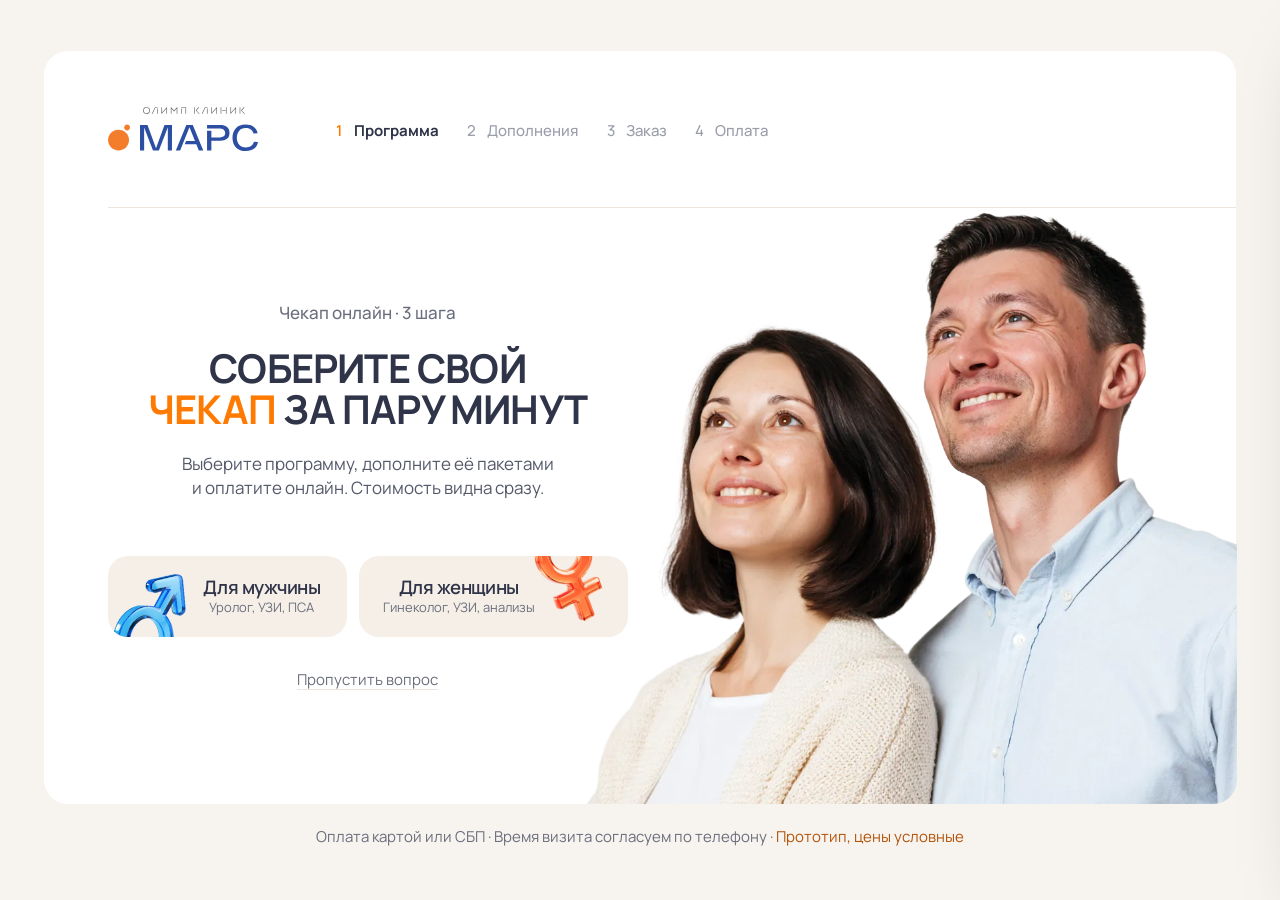
<file: index.html>
<!doctype html>
<html lang="ru">
<head>
<meta charset="utf-8">
<meta name="viewport" content="width=device-width, initial-scale=1, viewport-fit=cover">
<title>Конструктор чекапа · v2</title>
<link rel="icon" type="image/png" sizes="96x96" href="[data-uri]">
<link rel="preconnect" href="https://fonts.googleapis.com">
<link rel="stylesheet" href="https://fonts.googleapis.com/css2?family=Manrope:wght@400;500;600;700;800&family=JetBrains+Mono:wght@400;600&display=swap">
<style>
/* v2 — по макету Figma «Mars clinic» (node 2-894): кремовый фон, белые карточки, navy-остров заказа, оранжевый акцент.
   Всё выровнено по одной сетке: общий левый край у заголовка, карточек и логотипа; общая ось у текста и кнопок на интро. */
:root{
  --bg:#f7f3ef; --card:#ffffff; --cream:#f6efe8; --cream-2:#efe6dc;
  --hover-shadow:0 30px 70px -18px rgba(150,96,52,.14),0 8px 24px -12px rgba(150,96,52,.08);
  --ink:#2f3448; --muted:#6b6f7d; --faint:#9a9daa; --line:#ebe5de;
  --navy:#203f8c; --navy-2:#18326f; --blue:#2c4fa3;
  --orange:#ff7a00; --orange-2:#ff9230;
  --ok:#00a69c; --ok-soft:#e5f6f5; --warn:#b45309; --warn-soft:#fff1e5; --err:#e84355;
  --f-ui:Gilroy,"Manrope",system-ui,-apple-system,"Segoe UI",Roboto,sans-serif;
  --f-mono:"JetBrains Mono",ui-monospace,Menlo,monospace;
  --gut:clamp(16px,3.4vw,56px);   /* внешнее поле страницы */
  --pad:clamp(16px,calc(8px + 1.85vw),40px);   /* внутреннее поле карточек */
  --gap:clamp(12px,calc(8px + .9vw),18px);   /* расстояние между карточками */
  /* --vu: «вертикальный пиксель». 1px при высоте окна от 900, плавно до .5px при 600 — на него умножены вертикальные отступы */
  --vu:clamp(.5px,calc(.5px + (100svh - 600px) * .00167),1px);
  --v-page:clamp(12px,min(4vw,calc(72 * var(--vu))),72px);   /* верхнее поле страницы */
  --v-bottom:120px;                                          /* нижнее поле: под панелью заказа на мобильном */
  --pad-y:clamp(14px,min(var(--pad),calc(40 * var(--vu))),40px);   /* вертикальное поле карточек */
  --ctl:max(50px,calc(64 * var(--vu)));                      /* высота крупных кнопок */
  --ac-px:clamp(16px,calc(10.667px + 1.481vw),24px);
  --ac-py:clamp(14px,calc(24 * var(--vu)),24px);
  --lw:clamp(108px,calc(150 * var(--vu)),150px);             /* ширина логотипа */
  --b:clamp(.78px,calc(.66px + .0375vw),1px);                /* масштаб кнопок «Для мужчины / женщины» (1px = макет 96px) */
  --r:16px; --r-lg:24px;
  --spring:cubic-bezier(.32,1.42,.52,1); --ease:cubic-bezier(.2,.8,.2,1);
  color-scheme:light;
}
*{box-sizing:border-box}
html,body{margin:0}
body{background:var(--bg);color:var(--ink);font-family:var(--f-ui);font-size:16px;line-height:1.5;-webkit-font-smoothing:antialiased}
button{font:inherit;color:inherit;cursor:pointer}
:focus-visible{outline:2px solid var(--orange);outline-offset:2px}
/* обводка только для клавиатуры: после клика мышью или тапа её нет */
html[data-input="pointer"] :focus-visible{outline:none}
h1,h2,h3,h4{margin:0;text-wrap:balance}
.mono{font-variant-numeric:tabular-nums;font-weight:600}

.wrap{max-width:calc(1600px + 2 * var(--gut));margin:0 auto;padding:var(--v-page) max(var(--gut),env(safe-area-inset-right,0px)) var(--v-bottom) max(var(--gut),env(safe-area-inset-left,0px))}

@media (min-width:1101px){
  :root{--v-bottom:clamp(32px,calc(120 * var(--vu)),120px);--b:clamp(.7px,min(calc(.7px + (100svh - 600px) * .001),calc(.7px + (100vw - 1100px) * .0008)),1px)}
  body.intro{--v-bottom:var(--v-page)}
}
@media (max-width:1100px){ :root{--lw:clamp(120px,calc(100px + 5vw),150px)} }

/* ---------- logo ---------- */
.logo{display:inline-flex;flex-direction:column;gap:calc(var(--lw) * .04);width:var(--lw);flex:none}
.logo-word{width:calc(var(--lw) * .68);margin-left:calc(var(--lw) * .2333);display:block}
.logo-mars{width:var(--lw);display:block}
.logo .lw{fill:#595959}.logo .lb{fill:var(--blue)}

/* ---------- stepper ---------- */
.stepper{display:flex;align-items:center;gap:6px;flex-wrap:wrap}
.st{display:flex;align-items:center;gap:10px;height:max(34px,calc(40 * var(--vu)));padding:0 16px;border-radius:12px;font-size:clamp(14px,calc(13.333px + .185vw),15px);color:var(--faint);font-weight:500;white-space:nowrap;transition:background .3s,color .3s}
.st b{font-weight:500;min-width:10px;text-align:center;display:grid;place-items:center}
.st b svg{width:13px;height:13px;color:var(--ok)}
.st.done{color:var(--muted)}
.st.cur{color:var(--ink);font-weight:700;background:var(--card)}
.st.cur b{color:var(--orange);font-weight:600}

/* ---------- page head (шаги 1–4) ---------- */
.phead{display:grid;grid-template-columns:minmax(0,1fr) auto;align-items:center;gap:20px 32px;margin-bottom:clamp(14px,min(max(3.4vw,28px),calc(64 * var(--vu))),64px)}
.phead h2{font-size:clamp(24px,min(max(2.6vw,calc(21px + 1.1vw)),5svh),42px);line-height:1.1;font-weight:700;letter-spacing:-.03em}
.phead p{margin:max(4px,calc(10 * var(--vu))) 0 0;color:var(--muted);font-size:clamp(15px,calc(13.667px + .37vw),17px)}
.page-foot{margin-top:clamp(20px,min(max(4vw,40px),calc(72 * var(--vu))),72px)}
body.intro #flowHead,body.intro .page-foot{display:none}
@media (max-width:860px){ .phead{grid-template-columns:minmax(0,1fr)} .phead .stepper{order:-1;position:relative;flex-wrap:nowrap;overflow-x:auto;scrollbar-width:none;-webkit-overflow-scrolling:touch;margin-inline:calc(-1 * var(--gut));padding-inline:var(--gut)} .phead .stepper::-webkit-scrollbar{display:none} .phead .st{flex:none} }

/* ---------- layout ---------- */
.grid{display:grid;grid-template-columns:minmax(0,1fr) clamp(300px,24vw,413px);gap:var(--gap);align-items:stretch}
@media (min-width:1101px){ body:not(.s1) .grid{column-gap:clamp(40px,3.4vw,64px)} }
.grid.solo{grid-template-columns:minmax(0,1fr)}
.grid.solo .aside{display:none}
.stage{min-width:0}
.view{animation:viewIn .5s var(--ease) both}
@keyframes viewIn{from{opacity:0;transform:translateY(10px);filter:blur(6px)}to{opacity:1;transform:none;filter:none}}
@media (max-width:1100px){ .grid{grid-template-columns:minmax(0,1fr)} .aside{display:none} }

/* ================= INTRO ================= */
.hero{position:relative;background:var(--card);border-radius:var(--r-lg);min-height:clamp(500px,calc(100svh - var(--v-page) - var(--v-bottom) - 23px - max(8px,calc(22 * var(--vu)))),800px);display:grid;grid-template-rows:auto 1fr;isolation:isolate}
.hero-head{position:relative;z-index:1;display:flex;align-items:center;gap:clamp(32px,5vw,96px);padding:max(20px,calc(56 * var(--vu))) var(--pad-x) max(18px,calc(52 * var(--vu)));--pad-x:clamp(24px,5vw,80px)}
.hero-head::after{content:"";position:absolute;left:var(--pad-x);right:0;bottom:0;height:1px;background:var(--line)}
.hero-head .stepper{gap:4px}
.hero-head .st{padding:0 12px;height:34px}
.hero-head .st.cur{background:none}
.hero-body{position:relative;z-index:3;display:grid;grid-template-columns:minmax(0,46%) 1fr;padding:0 0 0 clamp(24px,5vw,80px)}
.hero-copy{display:flex;flex-direction:column;align-items:center;justify-content:center;text-align:center;gap:max(10px,calc(22 * var(--vu)));padding:max(16px,calc(48 * var(--vu))) 0 max(20px,calc(64 * var(--vu)))}
.eyebrow{color:var(--muted);font-size:clamp(15px,calc(13.667px + .37vw),17px);font-weight:500}
.h1{font-size:clamp(26px,min(3.1vw,5.6svh),54px);line-height:1.04;font-weight:700;letter-spacing:-.02em;text-transform:uppercase}
.h1 em{font-style:normal;color:var(--orange)}
.lead{margin:0;color:var(--ink);opacity:.82;font-size:clamp(17px,1.2vw,21px);line-height:1.4;max-width:30em}
.pick{display:grid;grid-template-columns:1fr 1fr;gap:12px;width:100%;max-width:672px;margin-top:max(12px,calc(34 * var(--vu)))}
.who-btn{position:relative;height:calc(96 * var(--b));border:0;border-radius:20px;background:var(--cream);display:grid;align-items:center;overflow:visible;isolation:isolate;transition:background .3s var(--ease),transform .45s var(--spring),box-shadow .3s}
.who-btn .t{display:flex;flex-direction:column;align-items:center;line-height:1.2}
.who-btn .t b{font-size:max(16px,calc(22 * var(--b)));font-weight:600;letter-spacing:-.025em;line-height:1.14;white-space:nowrap}
.who-btn .t small{font-size:max(13px,calc(15 * var(--b)));color:var(--muted);margin-top:2px;white-space:nowrap}
/* иконка одного размера и на одной высоте в обеих кнопках, зеркально по краям */
.who-btn .icw{position:absolute;inset:0;overflow:hidden;border-radius:inherit;pointer-events:none;z-index:1}
.who-btn .ic{position:absolute;display:flex;align-items:center;justify-content:center;pointer-events:none;z-index:1;transition:transform .5s var(--spring)}
.who-btn .rot{flex:none;display:block}
.who-btn .crop{display:block;position:relative;overflow:hidden}
.who-btn .crop img{position:absolute;max-width:none;display:block}
/* геометрия 1:1 из Figma (кнопка 330×96) */
.who-m .ic{left:calc(-10 * var(--b));top:calc(9 * var(--b));width:calc(127.47 * var(--b));height:calc(153.63 * var(--b))}
.who-m .rot{transform:rotate(-11.18deg)}
.who-m .crop{width:calc(103 * var(--b));height:calc(136.25 * var(--b))}
.who-m .crop img{left:-44.49%;top:-21.09%;width:185.07%;height:139.91%}
.who-f .ic{right:calc(8.6 * var(--b));top:calc(-55 * var(--b));width:calc(118.4 * var(--b));height:calc(146.64 * var(--b))}
.who-f .rot{transform:rotate(-20.31deg)}
.who-f .crop{width:calc(79.23 * var(--b));height:calc(127.04 * var(--b))}
.who-f .crop img{inset:0;width:100%;height:100%}
.who-m{grid-template-columns:calc(110 * var(--b)) 1fr;padding:0 calc(28 * var(--b)) 0 0}

.who-m .t{grid-column:2}
.who-f{grid-template-columns:1fr calc(110 * var(--b));padding:0 0 0 calc(28 * var(--b))}

.who-f .t{grid-column:1}
@media (hover:hover){.who-btn:hover{background:var(--cream-2);transform:translateY(-2px);box-shadow:var(--hover-shadow)}}
@media (hover:hover){.who-m:hover .ic{transform:translateY(-4px) rotate(6deg)}}
@media (hover:hover){.who-f:hover .ic{transform:translateY(-4px) rotate(-6deg)}}
.who-btn:active{transform:scale(.98)}
.skip{margin-top:max(0px,calc(6 * var(--vu)));background:none;border:0;color:var(--muted);font-size:clamp(14px,calc(13.333px + .185vw),15px);text-decoration:underline;text-decoration-color:var(--line);text-underline-offset:4px;padding:4px}
@media (hover:hover){.skip:hover{color:var(--ink)}}
/* фото: прижато к правому и нижнему краю карточки, голова выходит за верхний край */
.hero-ph{position:absolute;z-index:2;right:0;bottom:0;top:calc(-1 * min(16%,var(--v-page)));width:57%;overflow:hidden;border-bottom-right-radius:var(--r-lg);pointer-events:none}
.hero-ph img{position:absolute;right:0;bottom:-2%;width:100%;max-width:none;aspect-ratio:1;object-fit:cover;object-position:right bottom}
.hero-facts{margin:max(8px,calc(22 * var(--vu))) 0 0;text-align:center;color:var(--muted);font-size:clamp(14px,calc(13.333px + .185vw),15px)}
.hero-facts .pr{color:var(--warn)}
/* фото вписывается и в ширину, и в высоту блока: на низком окне голова не обрезается */
@media (min-width:1101px){
  .hero-ph{container-type:size}
  .hero-ph img{width:min(100cqw,105cqh)}
  .hero-body{grid-template-columns:minmax(0,max(46%,520px)) 1fr}
}
@media (max-width:1100px){
  .h1{font-size:clamp(26px,calc(19px + 2.2vw),40px)}
  .lead{font-size:clamp(15.5px,calc(14.273px + .341vw),17px)}
  .pick{grid-template-columns:repeat(auto-fit,minmax(min(100%,290px),1fr))}
  .hero{min-height:0;grid-template-rows:auto auto auto;margin-top:0}
  .hero-head{flex-wrap:wrap;gap:16px 32px;padding-block:32px 28px}
  .hero-body{grid-template-columns:minmax(0,1fr);padding:0 clamp(16px,4vw,48px)}
  .hero-copy{padding:36px 0 32px}
  .hero-ph{position:relative;top:auto;width:100%;height:auto;margin-top:calc(min(100%,640px) * -.085);display:flex;justify-content:center;border-radius:0 0 var(--r-lg) var(--r-lg)}
  .hero-ph img{position:static;display:block;width:min(100%,640px)}
}
@media (max-width:640px){
  .hero{border-radius:16px}
  .hero-ph{border-radius:0 0 16px 16px}
  .hero-head{justify-content:center}
  .hero-head .stepper{display:none}
  .hero-head::after{right:var(--pad-x)}
  .pick{margin-top:18px}
}

/* ================= PROGRAMS ================= */
/* subgrid: название, цена, шкала, счётчики, список и ссылка стоят на одной линии во всех трёх карточках */
.cards{container-type:inline-size;display:grid;grid-template-columns:repeat(3,minmax(0,1fr));column-gap:var(--gap);row-gap:0}
.pcard{position:relative;grid-row:span 6;display:grid;grid-template-rows:subgrid;background:var(--card);border-radius:var(--r);padding:var(--pad-y) var(--pad);border:2px solid transparent;cursor:pointer;transition:border-color .25s,box-shadow .3s,transform .4s var(--spring)}
@media (hover:hover){.pcard:hover{box-shadow:var(--hover-shadow)}}
.pcard.sel{border-color:var(--navy)}
.pcard h3{font-size:clamp(19px,calc(8px + 1.6cqw),24px);font-weight:700;letter-spacing:-.02em;line-height:1.2}
.pcard .desc{margin:max(3px,calc(6 * var(--vu))) 0 0;color:var(--muted);font-size:clamp(14px,calc(13.333px + .185vw),15px);line-height:1.5}
.price{padding-top:max(12px,calc(30 * var(--vu)));font-variant-numeric:tabular-nums;font-weight:700;font-size:clamp(24px,calc(14px + 2cqw),36px);letter-spacing:-.02em;line-height:1.1;align-self:end}
.meter{margin-top:max(10px,calc(18 * var(--vu)));height:2px;background:var(--line);border-radius:2px;overflow:hidden}
.meter i{display:block;height:100%;background:var(--orange);transition:width .8s var(--spring)}
.counts{margin:max(8px,calc(16 * var(--vu))) 0 0;color:var(--muted);font-size:clamp(14px,calc(13.333px + .185vw),15px)}
.counts b{color:var(--ink);font-weight:700}
.hl{list-style:none;margin:max(12px,calc(26 * var(--vu))) 0 0;padding:max(10px,calc(22 * var(--vu))) 0 0;border-top:1px dashed var(--line);display:grid;gap:max(4px,calc(8 * var(--vu)));align-content:start;font-size:clamp(14px,calc(13px + .278vw),15.5px)}
.hl .plus{color:var(--muted);font-size:clamp(13px,calc(12.333px + .185vw),14px)}
/* вход карточек программ: текст со стаггером, линия рисуется слева направо; только при переходе на шаг (.view) */
@media (prefers-reduced-motion:no-preference){
  .view .pcard{--c:0}
  .view .pcard:nth-child(2){--c:1}
  .view .pcard:nth-child(3){--c:2}
  .view .pcard .p-top{--d:0}
  .view .pcard .price{--d:1}
  .view .pcard .meter{--d:2}
  .view .pcard .counts{--d:4}
  .view .pcard .hl{--d:5}
  .view .pcard .hl li:nth-child(1){--d:6}
  .view .pcard .hl li:nth-child(2){--d:7}
  .view .pcard .hl li:nth-child(3){--d:8}
  .view .pcard .hl li:nth-child(4){--d:9}
  .view .pcard .hl li:nth-child(5){--d:10}
  .view .pcard .hl li:nth-child(6){--d:11}
  .view .pcard .p-link{--d:12}
  .view .pcard :is(.p-top,.price,.counts,.hl li,.p-link){animation:cardText .55s var(--ease) backwards;animation-delay:calc(140ms + var(--c) * 100ms + var(--d) * 55ms)}
  .view .pcard .meter{animation:lineScan .9s cubic-bezier(.65,0,.2,1) backwards;animation-delay:calc(140ms + var(--c) * 100ms + var(--d) * 55ms)}
  .view .pcard .hl{animation:hlLine .5s linear backwards;animation-delay:calc(140ms + var(--c) * 100ms + var(--d) * 55ms)}
}
@media (prefers-reduced-motion:no-preference) and (max-width:860px){ .view .pcard:nth-child(n){--c:0} }
@keyframes cardText{from{opacity:0;transform:translateY(8px)}}
@keyframes lineScan{from{clip-path:inset(0 100% 0 0)}to{clip-path:inset(0 0 0 0)}}
@keyframes hlLine{from{border-top-color:transparent}}
.p-link{justify-self:start;margin-top:max(10px,calc(26 * var(--vu)));display:inline-flex;align-items:center;gap:10px;border:0;background:none;padding:4px 0;font-size:clamp(15px,calc(14.333px + .185vw),16px);font-weight:700;color:var(--blue)}
.p-link svg{width:18px;height:18px;transition:transform .35s var(--spring)}
@media (hover:hover){.p-link:hover svg{transform:translateX(4px)}}
@media (max-width:860px){ .cards{grid-template-columns:minmax(0,1fr);row-gap:var(--gap)} .pcard{grid-row:auto;grid-template-rows:none} .pcard h3{font-size:clamp(20px,calc(17.12px + .8vw),24px)} .price{font-size:clamp(24px,calc(19.68px + 1.2vw),30px)} }

/* ---------- compare (мобильная версия) ---------- */
.compare{margin-top:var(--gap);background:var(--card);border-radius:var(--r);overflow:hidden}
.compare summary{list-style:none;cursor:pointer;padding:18px var(--pad);display:flex;justify-content:space-between;align-items:center;font-weight:700}
.compare summary::-webkit-details-marker{display:none}
.compare summary svg{width:18px;height:18px;transition:transform .3s var(--ease)}
.compare[open] summary svg{transform:rotate(180deg)}
.cmp-tools,.cmp-toggle{padding:0 var(--pad) 12px;display:flex;gap:8px;align-items:center;font-size:15px;color:var(--muted)}
.cmp-toggle{padding:0;margin:14px 0}
.tbl-wrap{overflow:auto;max-height:min(520px,60svh);border-top:1px solid var(--line)}
.sheet-tbl{max-height:none;border:0}
table{border-collapse:collapse;width:100%;font-size:15px;min-width:520px}
th,td{padding:9px 12px;border-bottom:1px solid var(--line);text-align:center}
th:first-child,td:first-child{text-align:left}
thead th{position:sticky;top:0;background:var(--card);z-index:1;font-weight:700}
td.g{background:var(--bg);font-weight:700;font-size:12.5px;letter-spacing:.08em;text-transform:uppercase;color:var(--muted)}
.yes{color:var(--ok)}.no{color:var(--line)}.yes svg{width:16px;height:16px}
@media (min-width:1101px){ #cmp{display:none} }

/* ---------- buttons ---------- */
.btn{display:inline-flex;align-items:center;justify-content:center;gap:10px;white-space:nowrap;border-radius:12px;border:1px solid var(--line);background:var(--card);color:var(--ink);padding:max(8px,calc(12 * var(--vu))) 20px;font-weight:600;font-size:clamp(15px,calc(14.333px + .185vw),16px);transition:transform .3s var(--spring),background .2s,opacity .2s,border-color .2s}
.btn:active{transform:scale(.97)}
.btn svg{width:16px;height:16px}
.btn-dark{background:var(--orange);border-color:var(--orange);color:#fff}
@media (hover:hover){.btn-dark:hover{background:var(--orange-2);border-color:var(--orange-2)}}
.btn-lg{padding:8px 8px 8px 28px;min-height:var(--ctl);font-size:clamp(16px,calc(15.333px + .185vw),17px);justify-content:space-between}
.btn-lg svg{width:34px;height:34px;padding:9px;border-radius:50%;background:rgba(255,255,255,.2)}
.btn-ghost{background:transparent;border-color:transparent;color:var(--muted)}
.btn[disabled],.btn[aria-disabled="true"]{background:var(--line);border-color:var(--line);color:var(--faint);cursor:not-allowed;transform:none;box-shadow:none}
@media (hover:hover){.btn[disabled]:hover,.btn[aria-disabled="true"]:hover{background:var(--line);border-color:var(--line);color:var(--faint);cursor:not-allowed;transform:none;box-shadow:none}}
.btn-lg[disabled] svg,.btn-lg[aria-disabled="true"] svg{background:rgba(47,52,72,.07)}
.nav-hint{display:flex;align-items:flex-start;gap:10px;margin:max(12px,calc(28 * var(--vu))) 0 -12px;font-size:15px;font-weight:600;line-height:1.35;color:var(--ink)}
.nav-hint::before{content:"!";flex:none;width:20px;height:20px;border-radius:50%;background:var(--orange);color:#fff;font-size:13px;font-weight:700;line-height:1;display:grid;place-items:center}
.nav{display:flex;justify-content:space-between;align-items:center;gap:10px;margin-top:max(14px,calc(28 * var(--vu)));flex-wrap:wrap}
.nav .hint{color:var(--muted);font-size:15px}
.nav.docked{display:none}

/* ================= ISLAND (Ваш заказ) ================= */
.aside{min-width:0}
.aside-in{transition:top .42s cubic-bezier(.2,.8,.2,1);position:sticky;top:20px;display:flex;flex-direction:column;gap:var(--gap)}
body.s1 .aside-in{height:100%}
.aside-note:empty{display:none}
.aside-note .resolve{margin-top:0}
.island{position:relative;display:flex;flex-direction:column;background:linear-gradient(170deg,#24479a,var(--navy) 55%,var(--navy-2));color:#fff;border-radius:var(--r);padding:var(--pad-y) 0 0;min-height:100%;overflow:hidden}
body:not(.s1) .island{min-height:0}
.island > *{padding-inline:var(--pad)}
.island h4{font-size:14px;letter-spacing:.08em;text-transform:uppercase;font-weight:700;color:rgba(255,255,255,.88);display:flex;justify-content:space-between;margin-bottom:max(8px,calc(16 * var(--vu)))}
.island h4 span:last-child{color:rgba(255,255,255,.55);letter-spacing:0;text-transform:none;font-weight:500}
.lines{display:grid;gap:0;position:relative}
.line{display:flex;justify-content:space-between;gap:12px;padding:max(7px,calc(12 * var(--vu))) 0;border-bottom:1px solid rgba(255,255,255,.1);font-size:15.5px}
.line small{display:block;color:rgba(255,255,255,.6);font-size:13.5px}
.line .mono{white-space:nowrap}
@keyframes lineIn{from{opacity:0;transform:translateY(8px) scale(.97);filter:blur(4px)}to{opacity:1;transform:none;filter:none}}
.empty{background:rgba(255,255,255,.12);border-radius:8px;padding:14px 16px;font-size:15.5px;line-height:1.5}
.total{display:flex;justify-content:space-between;align-items:center;margin-top:max(12px,calc(26 * var(--vu)))}
.total>span:first-child{color:rgba(255,255,255,.7);font-size:15px}
.total .roll{font-size:32px}
.isl-note{margin-top:max(10px,calc(22 * var(--vu)));font-size:13.5px;color:rgba(255,255,255,.66);line-height:1.5}
.isl-sp{flex:1;min-height:max(14px,calc(32 * var(--vu)))}
.isl-actions{display:grid;grid-template-columns:auto 1fr;gap:clamp(10px,1.3vw,20px);padding-bottom:var(--pad-y)}
.isl-actions:empty{display:none}
.isl-hint:empty{display:none}
.isl-hint,.isl-actions{position:relative}
.isl-hint .nav-hint{margin:0 0 18px;color:#fff}
.isl-actions .btn[disabled],.isl-actions .btn[aria-disabled="true"]{background:rgba(255,255,255,.12);border-color:transparent;color:rgba(255,255,255,.55)}
@media (hover:hover){.isl-actions .btn[disabled]:hover,.isl-actions .btn[aria-disabled="true"]:hover{background:rgba(255,255,255,.12);border-color:transparent;color:rgba(255,255,255,.55)}}
.isl-actions .btn[disabled] svg,.isl-actions .btn[aria-disabled="true"] svg{background:rgba(255,255,255,.1)}
.isl-actions .btn{min-height:var(--ctl)}
.isl-actions .btn-ghost{grid-column:1;grid-row:1;border:1px solid rgba(255,255,255,.4);color:#fff;padding:0 24px}
@media (hover:hover){.isl-actions .btn-ghost:hover{background:rgba(255,255,255,.08)}}
.isl-actions .btn-dark{grid-column:2;grid-row:1;padding:8px 10px 8px 30px}
.isl-actions .btn-dark:only-child{grid-column:1 / -1}
/* узкая колонка заказа на небольших десктопах: обе кнопки в один ряд */
@media (min-width:1101px) and (max-width:1320px){
  .island{--pad:18px}
  .isl-actions{gap:10px}
  .isl-actions .btn-ghost{padding:0 14px}
  .isl-actions .btn-dark{padding:8px 8px 8px 16px}
}
.isl-foot{border-top:1px solid rgba(255,255,255,.14);padding-block:max(10px,calc(22 * var(--vu))) max(12px,calc(26 * var(--vu)))}
.isl-foot:empty{display:none}
.isl-foot button{background:none;border:0;padding:0;color:#fff;font-size:16px;font-weight:500;display:inline-flex;gap:10px;align-items:center}
.isl-foot svg{width:16px;height:16px;transition:transform .35s var(--spring)}
@media (hover:hover){.isl-foot button:hover svg{transform:translateX(4px)}}

.roll{display:inline-flex;font-variant-numeric:tabular-nums;font-weight:700;letter-spacing:-.02em;line-height:1}

/* ================= ADDONS ================= */
.levelbar{display:flex;align-items:center;gap:14px;flex-wrap:wrap}
.levelbar .lbl{font-size:clamp(14px,calc(13.333px + .185vw),15px);color:var(--muted)}
.seg{position:relative;display:inline-grid;grid-auto-flow:column;grid-auto-columns:1fr;background:var(--card);border-radius:12px;padding:4px;max-width:100%}
.seg button{border:0;background:none;padding:max(6px,calc(9 * var(--vu))) clamp(10px,calc(4.667px + 1.481vw),18px);border-radius:8px;font-size:clamp(14px,calc(13px + .278vw),15.5px);font-weight:600;color:var(--muted);white-space:nowrap}
.seg-ink{position:absolute;inset:4px;display:grid;grid-auto-flow:column;grid-auto-columns:1fr;background:var(--navy);border-radius:8px;pointer-events:none;transition:clip-path .55s var(--spring)}
.seg-ink span{display:grid;place-items:center;padding:max(6px,calc(9 * var(--vu))) clamp(10px,calc(4.667px + 1.481vw),18px);font-size:clamp(14px,calc(13px + .278vw),15.5px);font-weight:600;color:#fff;white-space:nowrap}
@media (max-width:360px){ .seg button,.seg-ink span{padding-inline:5px;font-size:13px} }
.block{margin-top:max(18px,calc(34 * var(--vu)))}
.block-h{display:flex;justify-content:space-between;align-items:baseline;gap:10px;margin-bottom:max(8px,calc(14 * var(--vu)));flex-wrap:wrap}
.block-h h3{font-size:clamp(18px,calc(16.667px + .37vw),20px);font-weight:700}
.block-h span{font-size:clamp(13.5px,calc(12.5px + .278vw),15px);color:var(--muted)}
.acards{display:grid;grid-template-columns:repeat(auto-fit,minmax(min(100%,240px),1fr));gap:var(--gap)}
.acards.g2{grid-template-columns:repeat(auto-fit,minmax(min(100%,340px),1fr))}
.acard{position:relative;text-align:left;background:var(--card);border:2px solid transparent;border-radius:var(--r);padding:var(--ac-py) var(--ac-px);display:flex;flex-direction:column;gap:max(6px,calc(12 * var(--vu)));cursor:pointer;transition:border-color .25s,box-shadow .3s}
@media (hover:hover){.acard:hover{box-shadow:var(--hover-shadow)}}
.acard.on{border-color:var(--navy)}
.acard b{font-size:clamp(16px,calc(14.667px + .37vw),18px);display:block;padding-right:52px}
.acard p{margin:4px 0 0;color:var(--muted);font-size:clamp(14px,calc(13.333px + .185vw),15px)}
.acard .ic{width:44px;height:44px;border-radius:50%;background:var(--cream);display:grid;place-items:center;color:var(--orange)}
.acard .ic svg{width:20px;height:20px}
.acard .foot{display:flex;justify-content:space-between;align-items:center;gap:8px;margin-top:auto;padding-top:8px}
.acard .ap{font-variant-numeric:tabular-nums;font-weight:700;font-size:clamp(16px,calc(14.667px + .37vw),18px)}
.acard .ap.muted{color:var(--muted);font-weight:500;font-size:clamp(13px,calc(12.333px + .185vw),14px)}
.linkish{background:none;border:0;padding:0;color:var(--blue);font-weight:600;font-size:clamp(14px,calc(13.333px + .185vw),15px)}
@media (hover:hover){.linkish:hover{text-decoration:underline;text-underline-offset:3px}}
.sw{position:absolute;top:var(--ac-py);right:var(--ac-px);width:44px;height:26px;border-radius:999px;background:var(--line);transition:background .25s}
.sw::after{content:"";position:absolute;top:3px;left:3px;width:20px;height:20px;border-radius:50%;background:#fff;box-shadow:0 1px 3px rgba(0,0,0,.25);transition:transform .45s var(--spring)}
.on .sw{background:var(--navy)}.on .sw::after{transform:translateX(18px)}
.radio{position:absolute;top:var(--ac-py);right:var(--ac-px);width:24px;height:24px;border-radius:50%;border:1.5px solid var(--line);background:#fff;transition:all .3s var(--spring)}
.on .radio{border:7px solid var(--navy)}
.pcard .radio{top:calc(var(--pad-y) + 2px);right:var(--pad)}
.pcard.sel .radio{border:7px solid var(--navy)}
@media (hover:hover){.pcard:hover:not(.sel) .radio{border-color:var(--navy)}}
.pcard .p-top{padding-right:36px}
.acard.photo{padding:0;overflow:hidden;flex-direction:row;align-items:stretch;gap:0}
.acard.photo .ph{flex:none;width:36%;min-height:max(130px,calc(200 * var(--vu)));position:relative;overflow:hidden;background:radial-gradient(80% 80% at 50% 100%,#fbe0c9,var(--cream))}
.acard.photo .ph img{position:absolute;inset:0;width:100%;height:100%;object-fit:cover;object-position:center 22%;transition:transform .8s var(--ease)}
.acard.photo.on .ph img{transform:scale(1.05)}
.acard.photo .bd{position:relative;display:flex;flex-direction:column;gap:max(6px,calc(12 * var(--vu)));padding:var(--ac-py) var(--ac-px);min-width:0;flex:1}
.more{margin-top:12px}
.resolve{margin-top:var(--gap);border-radius:12px;padding:max(10px,calc(16 * var(--vu))) 20px;font-size:clamp(14px,calc(13px + .278vw),15.5px);background:var(--card)}
.resolve.pop{animation:viewIn .45s var(--ease) both}
.resolve svg{display:none}
.resolve.bad{background:var(--warn-soft)}
.resolve.flash{animation:resolveFlash 1.5s var(--ease)}
@keyframes resolveFlash{0%{box-shadow:0 0 0 0 rgba(255,122,0,0);background:var(--warn-soft)}18%{box-shadow:0 0 0 4px rgba(255,122,0,.6);background:#ffe0c2}55%{box-shadow:0 0 0 4px rgba(255,122,0,.35);background:#ffe9d4}100%{box-shadow:0 0 0 0 rgba(255,122,0,0);background:var(--warn-soft)}}
.resolve .acts{display:flex;gap:8px;flex-wrap:wrap;margin-top:12px}
.resolve .btn{padding:8px 14px;font-size:15px}

/* ================= ORDER ================= */
.order{display:grid;grid-template-columns:repeat(auto-fit,minmax(min(100%,280px),1fr));gap:10px}
.oline{background:var(--card);border-radius:12px;display:grid;grid-template-columns:minmax(0,1fr) auto;grid-template-areas:"title title" "meta meta" "price link";align-items:baseline;column-gap:16px;padding:max(12px,calc(20 * var(--vu))) var(--ac-px);line-height:1.35}
.oline .ot{grid-area:title;font-weight:600;font-size:clamp(16px,calc(15.333px + .185vw),17px)}
.oline small{grid-area:meta}
.oline .mono{grid-area:price;margin-top:max(8px,calc(16 * var(--vu)));font-size:clamp(16px,calc(13.333px + .741vw),20px);font-weight:700;letter-spacing:-.01em}
.oline .linkish{grid-area:link;margin-top:max(8px,calc(16 * var(--vu)));justify-self:end}
/* одна позиция на всю ширину: цена и ссылка справа в один ряд */
.oline:only-child{grid-template-columns:minmax(0,1fr) auto auto;grid-template-areas:"title price link" "meta price link";align-items:center;column-gap:28px}
.oline:only-child .mono,.oline:only-child .linkish{margin-top:0}
.oline small{display:block;margin-top:2px;color:var(--muted);font-size:clamp(13px,calc(12.333px + .185vw),14px);font-weight:400}
.oline .linkish{font-size:clamp(14px,calc(13.333px + .185vw),15px);font-weight:600}
.oline .mono{white-space:nowrap}
.sum-row{display:flex;justify-content:space-between;align-items:center;gap:10px;margin-top:14px;flex-wrap:wrap}
.sum-row .price{padding:0;align-self:center;font-size:clamp(24px,2.1vw,36px)}
.edit-link{padding-inline:0;border:0;gap:8px;min-height:0}
.edit-link svg{flex:none;margin-left:-2px} /* у карандаша внутренний отступ в рисунке */
@media (hover:hover){.edit-link:hover{color:var(--ink);background:transparent}}
.form{margin-top:max(10px,calc(20 * var(--vu)));display:grid;grid-template-columns:repeat(3,minmax(0,1fr));gap:12px}
@media (max-width:760px){ .form{grid-template-columns:minmax(0,1fr)} }
.fld{display:flex;flex-direction:column;gap:4px;font-size:14px;color:var(--muted)}
.fld input{font:inherit;font-size:16px;color:var(--ink);background:var(--card);border:1px solid transparent;border-radius:8px;padding:max(8px,calc(11 * var(--vu))) 16px;transition:border-color .2s,box-shadow .2s}
.fld input:focus{outline:none;border-color:var(--navy);box-shadow:0 0 0 4px rgba(32,63,140,.12)}
.fld.err input{border-color:var(--err)}
.fld .e{color:var(--err);font-size:13px}
.fld .e:empty,.consents .e:empty{display:none}
.consents{display:flex;flex-wrap:wrap;gap:6px 24px;margin-top:14px;font-size:14px;color:var(--muted)}
.consents .e{flex-basis:100%}
.consents label{display:flex;gap:8px;align-items:flex-start;cursor:pointer}
.consents input{width:16px;height:16px;accent-color:var(--orange);margin:2px 0 0;flex:none}
.consents a{color:var(--blue)}
.notice{margin-top:10px;font-size:14px;color:var(--muted)}
.notice svg{display:none}
.pay-btn{width:100%;max-width:420px;margin-top:max(10px,calc(16 * var(--vu)));min-height:max(48px,calc(56 * var(--vu)));font-size:16px;font-weight:600}
.pay-btn .pay-ic{width:40px;height:40px;border-radius:50%;background:rgba(255,255,255,.2);display:grid;place-items:center;flex:none;transition:background .3s}
.pay-btn .pay-ic svg{width:20px;height:20px;padding:0;background:none}
.pay-btn.locked{opacity:.55}
.pay-btn.busy{pointer-events:none}
.pay-btn.done{background:var(--ok);border-color:var(--ok)}
.spin{width:20px;height:20px;border-radius:50%;border:2.5px solid rgba(255,255,255,.35);border-top-color:#fff;animation:sp .8s linear infinite}
@keyframes sp{to{transform:rotate(360deg)}}
.shake{animation:shake .4s}
@keyframes shake{20%,60%{transform:translateX(-6px)}40%,80%{transform:translateX(6px)}}

/* ================= RESULT ================= */
.res{display:grid;grid-template-columns:minmax(0,1fr) clamp(270px,30vw,320px);gap:clamp(18px,2.6vw,30px);align-items:start;background:var(--card);border-radius:var(--r);padding:var(--pad-y) var(--pad)}
@media (max-width:760px){ .res{grid-template-columns:minmax(0,1fr)} }
.res .h2{font-size:clamp(26px,2.2vw,34px);font-weight:700;letter-spacing:-.02em;line-height:1.15}
.res .lead{font-size:17px;margin-top:10px}
.demo{display:flex;gap:10px;align-items:center;flex-wrap:wrap;margin-bottom:var(--gap);font-size:14px;color:var(--muted)}
.status{display:inline-flex;gap:8px;align-items:center;font-size:15px;font-weight:700}
.status.ok{color:var(--ok)}.status.wait{color:var(--ink)}.status.bad{color:var(--orange)}
.status svg{width:16px;height:16px}
.draw path{stroke-dasharray:30;stroke-dashoffset:30;animation:draw .6s .2s var(--ease) forwards}
@keyframes draw{to{stroke-dashoffset:0}}
.steps-after{list-style:none;padding:0;margin:22px 0 0;display:grid;gap:12px}
.steps-after li{display:flex;gap:12px;font-size:clamp(14.5px,calc(13.5px + .278vw),16px)}
.steps-after li b{flex:none;width:28px;height:28px;border-radius:50%;background:var(--cream);color:var(--orange);display:grid;place-items:center;font-size:13.5px}
.printer{width:100%;max-width:300px;margin:0 auto;position:relative}
.housing{position:relative;z-index:2;height:60px;border-radius:12px 12px 8px 8px;background:var(--bg);display:flex;justify-content:space-between;align-items:center;padding:0 16px;font-size:13.5px}
.housing b{font-family:var(--f-mono);letter-spacing:.2em;font-size:13px}
.housing span{color:var(--muted);display:flex;gap:6px;align-items:center}
.housing span i{width:7px;height:7px;border-radius:50%;background:var(--ok)}
.housing.busy span i{background:var(--orange);animation:blink .6s infinite}
@keyframes blink{50%{opacity:.3}}
.housing::after{content:"";position:absolute;left:26px;right:26px;bottom:8px;height:5px;border-radius:5px;background:var(--navy)}
.feed{position:relative;z-index:1;margin:-12px auto 0;width:252px;overflow:hidden;padding-bottom:20px}
.paper{background:#fff;color:var(--ink);font-family:var(--f-mono);font-size:11.5px;line-height:16px;padding:22px 16px 26px;filter:drop-shadow(0 8px 10px rgba(0,0,0,.14));-webkit-mask:conic-gradient(from -45deg at bottom,#0000,#000 1deg 89deg,#0000 90deg) 50%/10px 100%;mask:conic-gradient(from -45deg at bottom,#0000,#000 1deg 89deg,#0000 90deg) 50%/10px 100%}
.paper .c{text-align:center}.paper .m{font-weight:600;letter-spacing:.2em;font-size:12.5px}.paper .dim{color:#7a7a82}
.paper .r{display:flex;justify-content:space-between;gap:8px}.paper .tot{font-size:13.5px;font-weight:600}
.paper .bar{display:flex;gap:1px;height:30px;justify-content:center;margin:10px 0 6px}.paper .bar i{background:var(--ink);display:block}
.reprint{display:block;margin:6px auto 0}
.loader{width:56px;height:56px;margin:10px 0 18px;position:relative}
.loader i{position:absolute;inset:0;border-radius:50%;border:3px solid var(--line);border-top-color:var(--orange);animation:sp 1s linear infinite}
.loader i:nth-child(2){inset:10px;border-top-color:var(--navy);animation-duration:1.6s;animation-direction:reverse}

/* ================= overlays ================= */
.mbar{position:fixed;left:0;right:0;bottom:0;padding:0 max(12px,env(safe-area-inset-right,0px)) calc(12px + env(safe-area-inset-bottom,0px)) max(12px,env(safe-area-inset-left,0px));z-index:20;display:none;pointer-events:none}
@media (max-width:1100px){ .mbar.show{display:block} }
.mbar-in{pointer-events:auto;max-width:560px;margin:0 auto;background:linear-gradient(170deg,#24479a,var(--navy));color:#fff;border-radius:16px;box-shadow:0 20px 50px -20px rgba(14,36,87,.7);overflow:hidden}
.mbar-head{width:100%;background:none;border:0;display:flex;align-items:center;justify-content:space-between;gap:10px;padding:14px 20px;color:inherit}
.mbar-head .lft{display:flex;align-items:center;gap:10px;font-size:clamp(15px,calc(14.333px + .185vw),16px)}
.badge{min-width:22px;height:22px;padding:0 6px;border-radius:999px;background:var(--orange);color:#fff;font-size:13.5px;font-weight:600;display:grid;place-items:center}
.mbar-head .roll{font-size:clamp(20px,calc(18.667px + .37vw),22px)}
.mbar-head svg{width:18px;height:18px;transition:transform .35s var(--ease)}
.mbar.open .mbar-head svg{transform:rotate(180deg)}
.mbar-body{display:grid;grid-template-rows:0fr;transition:grid-template-rows .45s var(--ease)}
.mbar.open .mbar-body{grid-template-rows:1fr}
.mbar-body>div{overflow:hidden auto;max-height:calc(100svh - 96px)}
.mbar-body .lines{padding:0 20px 14px}
.toast{position:fixed;left:50%;top:calc(14px + env(safe-area-inset-top,0px));transform:translateX(-50%) translateY(-20px) scale(.9);opacity:0;background:var(--navy);color:#fff;padding:10px 18px 10px 12px;border-radius:12px;font-size:15px;display:flex;gap:10px;align-items:center;z-index:50;transition:all .5s var(--spring);pointer-events:none;max-width:calc(100% - 32px);box-shadow:0 14px 40px -14px rgba(0,0,0,.5)}
.toast.show{transform:translateX(-50%);opacity:1}
.toast{width:max-content;max-width:calc(100vw - 32px);line-height:1.35}
@media (max-width:640px){ .toast{border-radius:14px;padding:12px 18px 12px 14px;font-size:14.5px} }
.toast i{width:22px;height:22px;border-radius:50%;background:var(--orange);display:grid;place-items:center;flex:none}
.toast svg{width:13px;height:13px;color:#fff}
.backdrop{position:fixed;inset:0;background:rgba(20,24,40,.4);backdrop-filter:blur(3px);opacity:0;pointer-events:none;transition:opacity .3s;z-index:40}
.backdrop.show{opacity:1;pointer-events:auto}
.sheet{position:fixed;z-index:41;background:var(--card);display:flex;flex-direction:column;transition:transform .5s var(--spring);top:12px;right:12px;bottom:12px;width:min(460px,calc(100% - 24px));border-radius:16px;transform:translateX(110%);box-shadow:0 30px 80px -20px rgba(0,0,0,.4)}
.sheet.wide{width:min(840px,calc(100% - 24px))}
.sheet.show{transform:none}
@media (max-width:640px){ .sheet,.sheet.wide{top:auto;left:0;right:0;bottom:0;width:100%;max-height:86vh;border-radius:16px 16px 0 0;transform:translateY(105%);padding-bottom:env(safe-area-inset-bottom,0px)} .sheet.show{transform:none} }
.sheet-h{padding:max(14px,calc(24 * var(--vu))) var(--ac-px) max(10px,calc(14 * var(--vu)));display:flex;justify-content:space-between;gap:12px;align-items:flex-start;border-bottom:1px solid var(--line)}
.sheet-h h3{font-size:clamp(18px,calc(16px + .556vw),21px);font-weight:700}
.sheet-h p{margin:4px 0 0;color:var(--muted);font-size:clamp(14px,calc(13.333px + .185vw),15px)}
.x{position:relative;width:36px;height:36px;padding:0;flex:none;border-radius:50%;border:0;background:var(--bg)}
.x svg{position:absolute;inset:0;margin:auto;width:16px;height:16px} /* iOS Safari смещала крестик при центровке через grid */
.x svg{width:16px;height:16px}
.sheet-b{overflow-y:auto;padding:8px var(--ac-px) max(14px,calc(24 * var(--vu)))}
.grp{margin-top:max(10px,calc(16 * var(--vu)))}
.grp h5{margin:0 0 6px;font-size:12.5px;letter-spacing:.08em;text-transform:uppercase;color:var(--muted)}
.grp ul{list-style:none;margin:0;padding:0}
.grp li{padding:max(6px,calc(9 * var(--vu))) 0;border-bottom:1px solid var(--line);font-size:clamp(14px,calc(13px + .278vw),15.5px)}

@media (prefers-reduced-motion:reduce){*,*::before,*::after{animation-duration:.01ms!important;transition-duration:.12s!important}}
/* телефон: шрифты мельче, «Назад» и «Дальше» в одну строку */
@media (max-width:640px){
  .nav{flex-wrap:nowrap}
  .nav[style]{flex-direction:column;align-items:stretch}
  .nav[style] .btn,.nav[style] .btn-lg{flex:none;width:100%}
  .nav .btn{flex:none}
  .nav .btn-lg{flex:1;min-width:0}
  .btn-lg{font-size:16px;min-height:56px}
  .lead{font-size:15.5px}
  .oline,.oline:only-child{grid-template-columns:minmax(0,1fr) auto;grid-template-areas:"title price" "meta link";align-items:center;column-gap:12px;padding:16px 18px}
  .oline .mono,.oline .linkish,.oline:only-child .mono,.oline:only-child .linkish{margin-top:0}
  .oline .linkish{justify-self:end}
  .fld,.notice,.status,.res .lead{font-size:14px}
  .fld input{font-size:16px} /* меньше 16 — iOS приближает страницу при вводе */
  .consents{font-size:14px}
  .pay-btn{font-size:16px}
  .x{width:44px;height:44px}
  .x svg{width:20px;height:20px}
}
/* переносы: длинный текст — pretty, заголовки и короткие тексты — balance */
body{text-wrap:pretty}
h1,h2,h3,h4,h5,h6,.h1,.h2,.eyebrow,.lead,.phead p,.pcard .desc,.counts,.hl li,.who-btn .t,
.acard b,.acard p,.line > div,.line small,.oline > div,.oline small,.isl-note,.empty,.nav-hint,
.hero-facts,.notice,.resolve,.toast span,.block-h span,.levelbar .lbl,.sheet-h p,.grp li,
.consents label span,.consents .e,.fld .e,th,td,.status,.steps-after li span{text-wrap:balance}
/* цена и ссылка в подвале карточки не разрываются: не хватает места — ссылка уходит на строку ниже целиком */
.acard .foot{flex-wrap:wrap}
.acard .foot .ap,.acard .foot .linkish{white-space:nowrap}
</style>
</head>
<body>
<div class="wrap">
  <header class="phead" id="flowHead"><div id="phead"></div><nav class="stepper" id="stepper" aria-label="Шаги"></nav></header>
  <div class="grid">
    <main class="stage" id="stage" aria-live="polite"></main>
    <aside class="aside"><div class="aside-in"><div class="island" id="island"></div><div class="aside-note" id="asideNote"></div></div></aside>
  </div>
  <footer class="page-foot"><span class="logo" role="img" aria-label="Олимп Клиник МАРС"><svg class="logo-word" viewBox="0 0 180 13" fill="none" xmlns="http://www.w3.org/2000/svg" aria-hidden="true"><path d="M33.5441 0.427485H32.5V12.4454L41.3088 2.70962V12.0176H42.3526V0L33.5441 9.73578V0.427485Z" class="lw"/><path d="M49.0938 0V12.0176H50.1375V2.70962L54.8078 7.87137L59.4784 2.70962V12.0176H60.5222V0L54.8078 6.31547L49.0938 0Z" class="lw"/><path d="M6.13615 0.0439453C4.92253 0.0439432 3.73617 0.403821 2.72708 1.07807C1.71799 1.75232 0.931508 2.71067 0.467079 3.83191C0.00265106 4.95315 -0.118858 6.18693 0.117915 7.37723C0.354688 8.56753 0.93911 9.66088 1.79728 10.519C2.65544 11.3772 3.74881 11.9616 4.93911 12.1983C6.12942 12.4351 7.36319 12.3136 8.48443 11.8491C9.60566 11.3847 10.564 10.5982 11.2382 9.58906C11.9125 8.57996 12.2723 7.39359 12.2723 6.17997C12.2704 4.55316 11.6233 2.99353 10.4729 1.84321C9.32261 0.692892 7.76296 0.0458223 6.13615 0.0439453ZM6.13615 11.2723C5.129 11.2723 4.14447 10.9737 3.30706 10.4141C2.46964 9.85461 1.81695 9.05931 1.43152 8.12882C1.0461 7.19834 0.945251 6.17447 1.14173 5.18667C1.3382 4.19887 1.82318 3.29151 2.53533 2.57934C3.24749 1.86717 4.15483 1.38216 5.14263 1.18566C6.13042 0.989164 7.15431 1.09 8.0848 1.4754C9.01529 1.86081 9.8106 2.51347 10.3702 3.35087C10.9297 4.18827 11.2284 5.17281 11.2284 6.17996C11.2269 7.53006 10.6899 8.82442 9.73526 9.7791C8.78061 10.7338 7.48625 11.2708 6.13615 11.2724V11.2723Z" class="lw"/><path d="M25.7792 1.42439V0.379883H25.7209H21.1621L15.5801 12.0184H16.7378L21.8192 1.42366L25.7792 1.42439Z" class="lw"/><path d="M25.7802 2.46777H24.7363V12.0182H25.7802V2.46777Z" class="lw"/><path d="M67.2422 0.379883V1.42799H74.9497V12.0184H75.9935V0.379883H67.2422Z" class="lw"/><path d="M68.2861 2.4707H67.2422V12.0173H68.2861V2.4707Z" class="lw"/><path d="M91.7255 0.427734H90.6816V12.018H91.7255V0.427734Z" class="lw"/><path d="M138.167 0.427734H137.123V12.018H138.167V0.427734Z" class="lw"/><path d="M146.471 5.70124H139.338V6.74501H146.471V12.0182H147.515V0.427734H146.471V5.70124Z" class="lw"/><path d="M121.708 0.427496H120.664V12.4454L129.473 2.70963V12.0179H130.516V0L121.708 9.73616V0.427496Z" class="lw"/><path d="M155.464 0.427496H154.42V12.4454L163.228 2.70963V12.0179H164.272V0L155.464 9.73616V0.427496Z" class="lw"/><path d="M113.944 2.52344H112.9V12.0175H113.944V2.52344Z" class="lw"/><path d="M113.885 0.379883H109.327L103.744 12.0188H104.902L109.984 1.42366H113.885V0.379883Z" class="lw"/><path d="M99.2109 0.427734H97.8584L93.3496 5.89916V6.22282L98.562 12.0179H99.9732C98.4947 10.3928 95.5182 7.12111 94.5617 6.06939L99.2109 0.427734Z" class="lw"/><path d="M179.24 0.427734H177.888L173.379 5.89916V6.22282L178.591 12.0179H180.002C178.524 10.3928 175.548 7.12111 174.591 6.06939L179.24 0.427734Z" class="lw"/><path d="M171.753 0.427734H170.709V12.018H171.753V0.427734Z" class="lw"/></svg><svg class="logo-mars" viewBox="0 0 85 20" fill="none" xmlns="http://www.w3.org/2000/svg" aria-hidden="true">
<g clip-path="url(#mlogo)">
<path d="M32.006 2.29204H36.2673L36.239 16.7607H33.8889L33.903 3.57282L28.8348 16.7607H25.4937L20.4679 3.6432V16.7607H18.1178V2.29204H22.3791L27.2067 15.4236L32.006 2.29204Z" class="lb"/>
<path d="M48.0435 2.29204H44.3768L38.4308 16.7607H40.88L46.1606 3.4743L49.3035 11.3279H44.221L43.4849 13.1857H50.0538L51.4695 16.7607H53.9895L48.0435 2.29204Z" class="lb"/>
<path d="M67.4008 3.418C66.424 2.67205 65.1781 2.29204 63.635 2.29204H56.1317V4.29062H63.4227C64.3429 4.29062 65.0649 4.50174 65.5887 4.92398C66.1125 5.34621 66.3815 5.96549 66.3957 6.79589C66.3957 7.62629 66.1267 8.24557 65.5887 8.6678C65.0507 9.09004 64.3287 9.30116 63.4227 9.30116H58.5809V5.47289H56.1317V16.7607H58.5809V11.1871H63.6775C65.2489 11.1871 66.4948 10.8353 67.4433 10.1175C68.3918 9.41375 68.859 8.30187 68.859 6.79589C68.859 5.28992 68.3777 4.16395 67.4008 3.418Z" class="lb"/>
<path d="M70.5456 9.52651C70.5456 7.27458 71.1968 5.47304 72.4851 4.09374C73.7734 2.71443 75.5997 2.03885 77.9356 2.03885C79.8327 2.03885 81.3899 2.47516 82.6075 3.34779C83.7967 4.17818 84.5895 5.45896 84.8018 6.89457L82.4517 7.06346C82.2677 6.14862 81.7156 5.36044 80.9369 4.86784C80.1016 4.30485 79.1107 4.02336 77.9498 4.02336C76.35 4.02336 75.1325 4.54412 74.2831 5.59971C73.4336 6.64123 73.0089 7.95016 73.0089 9.52651C73.0089 11.1169 73.4619 12.4399 74.3538 13.4674C75.2599 14.4948 76.5199 15.0156 78.1338 15.0156C79.3938 15.0156 80.4131 14.7059 81.2059 14.0867C81.9704 13.5096 82.48 12.6651 82.6499 11.7362L85 11.877C84.7735 13.4533 84.0798 14.6919 82.9048 15.6208C81.7297 16.5497 80.1441 17.0001 78.1338 17.0001C75.7271 17.0001 73.8583 16.3245 72.5276 14.9593C71.211 13.6081 70.5456 11.7925 70.5456 9.52651Z" class="lb"/>
<path d="M5.95458 16.7609C9.24321 16.7609 11.9092 14.1105 11.9092 10.8411C11.9092 7.57162 9.24321 4.92122 5.95458 4.92122C2.66596 4.92122 0 7.57162 0 10.8411C0 14.1105 2.66596 16.7609 5.95458 16.7609Z" fill="#F47D2B"/>
<path d="M10.8151 5.35781C11.7208 5.35781 12.455 4.60614 12.455 3.6789C12.455 2.75167 11.7208 2 10.8151 2C9.90936 2 9.17513 2.75167 9.17513 3.6789C9.17513 4.60614 9.90936 5.35781 10.8151 5.35781Z" fill="#F47D2B"/>
</g>
<defs>
<clipPath id="mlogo">
<rect width="85" height="20" fill="white"/>
</clipPath>
</defs>
</svg></span></footer>
</div>

<div class="mbar" id="mbar"><div class="mbar-in">
  <button class="mbar-head" id="mbarHead" aria-expanded="false"></button>
  <div class="mbar-body"><div><div class="lines" id="mbarLines"></div></div></div>
</div></div>
<div class="toast" id="toast" role="status"><i><svg viewBox="0 0 24 24" fill="none" stroke="currentColor" stroke-width="3" stroke-linecap="round" stroke-linejoin="round"><path d="M5 12l5 5 9-11"/></svg></i><span></span></div>
<div class="backdrop" id="backdrop"></div>
<aside class="sheet" id="sheet" role="dialog" aria-modal="true" aria-labelledby="sheetTitle">
  <div class="sheet-h"><div><h3 id="sheetTitle"></h3><p id="sheetSub"></p></div><button class="x" id="sheetX" aria-label="Закрыть"><svg viewBox="0 0 24 24" fill="none" stroke="currentColor" stroke-width="2" stroke-linecap="round"><path d="M6 6l12 12M18 6L6 18"/></svg></button></div>
  <div class="sheet-b" id="sheetBody"></div>
</aside>

<script>
const D = {"programs":{"start":[["Терапевт расширенный (первичный)","c"],["Терапевт расширенный (повторный)","c"],["Стоматолог","c"],["Офтальмолог","c"],["Взятие крови из вены","l"],["Клинический анализ крови (общий + лейкоформула + СОЭ)","l"],["Глюкоза","l"],["Холестерин общий","l"],["Холестерин ЛПВП","l"],["Холестерин ЛПНП","l"],["Триглицериды","l"],["АЛТ","l"],["АСТ","l"],["Креатинин","l"],["Мочевина","l"],["Щелочная фосфатаза","l"],["Общий билирубин","l"],["Билирубин прямой","l"],["Мочевая кислота","l"],["КЩС-электролиты","l"],["ГГТ","l"],["Липаза","l"],["Альфа-амилаза","l"],["Общий белок","l"],["ТТГ","l"],["Общий анализ мочи","l"],["25-ОН витамин D","l"],["Ферритин","l"],["Гликированный гемоглобин (HbA1c)","l"],["ЭКГ регистрация + расшифровка","i"],["УЗИ органов брюшной полости","i"],["Рентгенография ОГК","i"],["УЗИ почек и мочевыводящих путей","i"]],"optimal":[["Терапевт расширенный (первичный)","c"],["Терапевт расширенный (повторный)","c"],["Невролог","c"],["Кардиолог","c"],["Стоматолог","c"],["Офтальмолог","c"],["Взятие крови из вены","l"],["Клинический анализ крови (общий + лейкоформула + СОЭ)","l"],["Глюкоза","l"],["Холестерин общий","l"],["Холестерин ЛПВП","l"],["Холестерин ЛПНП","l"],["Триглицериды","l"],["АЛТ","l"],["АСТ","l"],["Креатинин","l"],["Мочевина","l"],["Щелочная фосфатаза","l"],["Общий билирубин","l"],["Билирубин прямой","l"],["Мочевая кислота","l"],["КЩС-электролиты","l"],["ГГТ","l"],["Липаза","l"],["Альфа-амилаза","l"],["Общий белок","l"],["ТТГ","l"],["Кальцитонин","l"],["Общий анализ мочи","l"],["25-ОН витамин D","l"],["Т4 свободный","l"],["Ферритин","l"],["Антитела к ВИЧ 1/2 + антиген","l"],["HBsAg","l"],["Антитела к HCV (IgM + IgG)","l"],["Антитела к HAV IgG","l"],["Антитела к HBs","l"],["Гликированный гемоглобин (HbA1c)","l"],["Кальций","l"],["Альбумин","l"],["hs-CRP","l"],["ЭКГ регистрация + расшифровка","i"],["УЗИ органов брюшной полости","i"],["УЗИ почек и мочевыводящих путей","i"],["ЭхоКГ","i"],["Низкодозная КТ органов грудной клетки","i"],["УЗИ щитовидной железы и паращитовидных","i"]],"extended":[["Терапевт расширенный (первичный)","c"],["Терапевт расширенный (повторный)","c"],["Невролог","c"],["Кардиолог","c"],["Стоматолог","c"],["Офтальмолог","c"],["Эндокринолог","c"],["Дерматовенеролог","c"],["Взятие крови из вены","l"],["Клинический анализ крови (общий + лейкоформула + СОЭ)","l"],["Глюкоза","l"],["Холестерин общий","l"],["Холестерин ЛПВП","l"],["Холестерин ЛПНП","l"],["Триглицериды","l"],["АЛТ","l"],["АСТ","l"],["Креатинин","l"],["Мочевина","l"],["Щелочная фосфатаза","l"],["Общий билирубин","l"],["Билирубин прямой","l"],["Мочевая кислота","l"],["КЩС-электролиты","l"],["с-пептид","l"],["Инсулин","l"],["Индекс НОМА","l"],["ГГТ","l"],["Липаза","l"],["Альфа-амилаза","l"],["Общий белок","l"],["ТТГ","l"],["Кальцитонин","l"],["Общий анализ мочи","l"],["25-ОН витамин D","l"],["Т4 свободный","l"],["Ферритин","l"],["Антитела к ВИЧ 1/2 + антиген","l"],["HBsAg","l"],["Антитела к HCV (IgM + IgG)","l"],["Антитела к HAV IgG","l"],["Антитела к HBs","l"],["Гликированный гемоглобин (HbA1c)","l"],["Кальций","l"],["Альбумин","l"],["hs-CRP","l"],["Цинк","l"],["Фолиевая кислота","l"],["Витамин В12","l"],["Гомоцистеин","l"],["Общий IgE","l"],["коагулограмма","l"],["ЛЖСС","l"],["Железо","l"],["ЛДГ","l"],["КФК","l"],["Магний в эритроцитах","l"],["Сифилис RPR","l"],["ЭКГ регистрация + расшифровка","i"],["УЗИ органов брюшной полости","i"],["УЗИ почек и мочевыводящих путей","i"],["ЭхоКГ","i"],["Низкодозная КТ органов грудной клетки","i"],["УЗИ щитовидной железы и паращитовидных","i"],["УЗДГ артерий брахицефального ствола","i"],["УЗДГ вен нижних конечностей","i"],["КТ-кальциевый индекс коронарных артерий","i"]]},"addons":{"female":{"start":[["Консультация акушера-гинеколога","c"],["Жидкостная цитология шейки матки","l"],["ВПЧ высокого онкориска (14 типов + КВМ)","l"],["УЗИ матки и придатков трансвагинальное","i"],["УЗИ молочных желёз","i"]],"optimal":[["Консультация акушера-гинеколога","c"],["Жидкостная цитология шейки матки","l"],["ВПЧ высокого онкориска (14 типов + КВМ)","l"],["УЗИ матки и придатков трансвагинальное","i"],["УЗИ молочных желёз","i"],["МРТ молочных желёз с контрастированием","i"]],"extended":[["Консультация акушера-гинеколога","c"],["Жидкостная цитология шейки матки","l"],["ВПЧ высокого онкориска (14 типов + КВМ)","l"],["УЗИ матки и придатков трансвагинальное","i"],["УЗИ молочных желёз","i"],["МРТ молочных желёз с контрастированием","i"]]},"male":{"start":[["Тестостерон","l"],["ПСА общий","l"],["УЗИ органов малого таза (простата)","i"]],"optimal":[["Консультация уролога","c"],["Тестостерон","l"],["Тестостерон свободный","l"],["ПСА общий","l"],["ПСА свободный","l"],["УЗИ органов малого таза (простата)","i"]],"extended":[["Консультация уролога","c"],["Тестостерон","l"],["Тестостерон свободный","l"],["ГСПГ","l"],["ПСА общий","l"],["ПСА свободный","l"],["УЗИ органов малого таза (простата)","i"],["Урофлоумерия","i"]]},"cardio":{"start":[["Консультация кардиолога (расширенная интерпретация)","c"],["ЭхоКГ","i"],["Велоэргометрия","i"],["УЗДГ артерий нижних конечностей","i"],["УЗДГ артерий брахиоцефального ствола","i"],["УЗДГ вен нижних конечностей","i"],["hs-CRP","l"],["Гомоцистеин","l"],["NT-proBNP","l"],["ApoB","l"],["Lp(a)","l"],["Коагулограмма","l"]],"optimal":[["Велоэргометрия","i"],["УЗДГ артерий нижних конечностей","i"],["УЗДГ артерий брахиоцефального ствола","i"],["УЗДГ вен нижних конечностей","i"],["Гомоцистеин","l"],["NT-proBNP","l"],["ApoB","l"],["Lp(a)","l"],["Коагулограмма","l"]],"extended":[["Велоэргометрия","i"],["УЗДГ артерий нижних конечностей","i"],["Холтер","i"],["СМАД","i"],["NT-proBNP","l"],["ApoB","l"],["Lp(a)","l"]]},"gastro":{"start":[["Консультация гастроэнтеролога расширенная","c"],["Эзофагогастродуоденоскопия","i"],["Биопсия слизистой верхних отделов ЖКТ","i"],["Илеоколоноскопия","i"],["Биопсия слизистой нижних отделов ЖКТ","i"],["Тотальная внутривенная анестезия","i"],["Витамин В12","l"],["Фолиевая кислота","l"],["Трансферрин","l"],["Железо","l"],["Антитела к HBs","l"],["Коагулограмма","l"],["HBsAg","l"],["Антитела к HCV (IgM + IgG)","l"],["Антитела к HAV IgG","l"]],"optimal":[["Консультация гастроэнтеролога расширенная","c"],["Эзофагогастродуоденоскопия","i"],["Биопсия слизистой верхних отделов ЖКТ","i"],["Илеоколоноскопия","i"],["Биопсия слизистой нижних отделов ЖКТ","i"],["Тотальная внутривенная анестезия","i"],["Витамин В12","l"],["Фолиевая кислота","l"],["Трансферрин","l"],["Железо","l"],["Коагулограмма","l"]],"extended":[["Консультация гастроэнтеролога расширенная","c"],["Эзофагогастродуоденоскопия","i"],["Биопсия слизистой верхних отделов ЖКТ","i"],["Илеоколоноскопия","i"],["Биопсия слизистой нижних отделов ЖКТ","i"],["Тотальная внутривенная анестезия","i"],["Трансферрин","l"]]},"cardio_gastro":{"start":[["Консультация кардиолога (расширенная интерпретация)","c"],["ЭхоКГ","i"],["Велоэргометрия","i"],["УЗДГ артерий нижних конечностей","i"],["УЗДГ артерий брахиоцефального ствола","i"],["УЗДГ вен нижних конечностей","i"],["hs-CRP","l"],["Гомоцистеин","l"],["NT-proBNP","l"],["ApoB","l"],["Lp(a)","l"],["Коагулограмма","l"],["Консультация гастроэнтеролога расширенная","c"],["Эзофагогастродуоденоскопия","i"],["Биопсия слизистой верхних отделов ЖКТ","i"],["Илеоколоноскопия","i"],["Биопсия слизистой нижних отделов ЖКТ","i"],["Тотальная внутривенная анестезия","i"],["Витамин В12","l"],["Фолиевая кислота","l"],["Трансферрин","l"],["Железо","l"],["Антитела к HBs","l"],["HBsAg","l"],["Антитела к HCV (IgM + IgG)","l"],["Антитела к HAV IgG","l"]],"optimal":[["Велоэргометрия","i"],["УЗДГ артерий нижних конечностей","i"],["УЗДГ артерий брахиоцефального ствола","i"],["УЗДГ вен нижних конечностей","i"],["Гомоцистеин","l"],["NT-proBNP","l"],["ApoB","l"],["Lp(a)","l"],["Коагулограмма","l"],["Консультация гастроэнтеролога расширенная","c"],["Эзофагогастродуоденоскопия","i"],["Биопсия слизистой верхних отделов ЖКТ","i"],["Илеоколоноскопия","i"],["Биопсия слизистой нижних отделов ЖКТ","i"],["Тотальная внутривенная анестезия","i"],["Витамин В12","l"],["Фолиевая кислота","l"],["Трансферрин","l"],["Железо","l"]],"extended":[["Велоэргометрия","i"],["УЗДГ артерий нижних конечностей","i"],["Холтер","i"],["СМАД","i"],["NT-proBNP","l"],["ApoB","l"],["Lp(a)","l"],["Консультация гастроэнтеролога расширенная","c"],["Эзофагогастродуоденоскопия","i"],["Биопсия слизистой верхних отделов ЖКТ","i"],["Илеоколоноскопия","i"],["Биопсия слизистой нижних отделов ЖКТ","i"],["Тотальная внутривенная анестезия","i"],["Трансферрин","l"]]},"energy":{"start":[["Консультация эндокринолога","c"],["Магний в эритроцитах","l"],["Инсулин","l"],["Индекс HOMA","l"],["С-пептид","l"],["Т4 свободный","l"],["Свободный Т3","l"],["Кортизол утренний","l"],["DHEA-S","l"],["Лептин","l"],["Адипонектин","l"],["Витамин В12","l"],["Фолиевая кислота","l"],["Витамины группы В","l"],["Витамины А, Е, К","l"],["Цинк","l"],["Селен","l"],["Медь","l"],["Omega-3 Index","l"],["Метилмалоновая кислота","l"],["IL-6","l"],["КФК","l"],["Денситометрия всего тела","i"]],"optimal":[["Консультация эндокринолога","c"],["Магний в эритроцитах","l"],["Инсулин","l"],["Индекс HOMA","l"],["С-пептид","l"],["Свободный Т3","l"],["Кортизол утренний","l"],["DHEA-S","l"],["Лептин","l"],["Адипонектин","l"],["Витамин В12","l"],["Фолиевая кислота","l"],["Витамины группы В","l"],["Витамины А, Е, К","l"],["Цинк","l"],["Селен","l"],["Медь","l"],["Omega-3 Index","l"],["Метилмалоновая кислота","l"],["IL-6","l"],["КФК","l"],["Денситометрия всего тела","i"]],"extended":[["Свободный Т3","l"],["Кортизол утренний","l"],["DHEA-S","l"],["Лептин","l"],["Адипонектин","l"],["Витамины группы В","l"],["Витамины А, Е, К","l"],["Селен","l"],["Медь","l"],["Omega-3 Index","l"],["Метилмалоновая кислота","l"],["IL-6","l"],["Денситометрия всего тела","i"]]},"all3":{"start":[["Консультация кардиолога (расширенная интерпретация)","c"],["ЭхоКГ","i"],["Велоэргометрия","i"],["УЗДГ артерий нижних конечностей","i"],["УЗДГ артерий брахиоцефального ствола","i"],["УЗДГ вен нижних конечностей","i"],["hs-CRP","l"],["Гомоцистеин","l"],["NT-proBNP","l"],["ApoB","l"],["Lp(a)","l"],["Коагулограмма","l"],["Консультация гастроэнтеролога расширенная","c"],["Эзофагогастродуоденоскопия","i"],["Биопсия слизистой верхних отделов ЖКТ","i"],["Илеоколоноскопия","i"],["Биопсия слизистой нижних отделов ЖКТ","i"],["Тотальная внутривенная анестезия","i"],["Витамин В12","l"],["Фолиевая кислота","l"],["Трансферрин","l"],["Железо","l"],["Антитела к HBs","l"],["HBsAg","l"],["Антитела к HCV (IgM + IgG)","l"],["Антитела к HAV IgG","l"],["Консультация эндокринолога","c"],["Магний в эритроцитах","l"],["Инсулин","l"],["Индекс HOMA","l"],["С-пептид","l"],["Т4 свободный","l"],["Свободный Т3","l"],["Кортизол утренний","l"],["DHEA-S","l"],["Лептин","l"],["Адипонектин","l"],["Витамины группы В","l"],["Витамины А, Е, К","l"],["Цинк","l"],["Селен","l"],["Медь","l"],["Omega-3 Index","l"],["Метилмалоновая кислота","l"],["IL-6","l"],["КФК","l"],["Денситометрия всего тела","i"]],"optimal":[["Велоэргометрия","i"],["УЗДГ артерий нижних конечностей","i"],["УЗДГ артерий брахиоцефального ствола","i"],["УЗДГ вен нижних конечностей","i"],["Гомоцистеин","l"],["NT-proBNP","l"],["ApoB","l"],["Lp(a)","l"],["Коагулограмма","l"],["Консультация гастроэнтеролога расширенная","c"],["Эзофагогастродуоденоскопия","i"],["Биопсия слизистой верхних отделов ЖКТ","i"],["Илеоколоноскопия","i"],["Биопсия слизистой нижних отделов ЖКТ","i"],["Тотальная внутривенная анестезия","i"],["Витамин В12","l"],["Фолиевая кислота","l"],["Трансферрин","l"],["Железо","l"],["Консультация эндокринолога","c"],["Магний в эритроцитах","l"],["Инсулин","l"],["Индекс HOMA","l"],["С-пептид","l"],["Свободный Т3","l"],["Кортизол утренний","l"],["DHEA-S","l"],["Лептин","l"],["Адипонектин","l"],["Витамины группы В","l"],["Витамины А, Е, К","l"],["Цинк","l"],["Селен","l"],["Медь","l"],["Omega-3 Index","l"],["Метилмалоновая кислота","l"],["IL-6","l"],["КФК","l"],["Денситометрия всего тела","i"]],"extended":[["Велоэргометрия","i"],["УЗДГ артерий нижних конечностей","i"],["Холтер","i"],["СМАД","i"],["NT-proBNP","l"],["ApoB","l"],["Lp(a)","l"],["Консультация гастроэнтеролога расширенная","c"],["Эзофагогастродуоденоскопия","i"],["Биопсия слизистой верхних отделов ЖКТ","i"],["Илеоколоноскопия","i"],["Биопсия слизистой нижних отделов ЖКТ","i"],["Тотальная внутривенная анестезия","i"],["Трансферрин","l"],["Свободный Т3","l"],["Кортизол утренний","l"],["DHEA-S","l"],["Лептин","l"],["Адипонектин","l"],["Витамины группы В","l"],["Витамины А, Е, К","l"],["Селен","l"],["Медь","l"],["Omega-3 Index","l"],["Метилмалоновая кислота","l"],["IL-6","l"],["Денситометрия всего тела","i"]]}}};
const LOGO = `<span class="logo" role="img" aria-label="Олимп Клиник МАРС"><svg class="logo-word" viewBox="0 0 180 13" fill="none" xmlns="http://www.w3.org/2000/svg" aria-hidden="true"><path d="M33.5441 0.427485H32.5V12.4454L41.3088 2.70962V12.0176H42.3526V0L33.5441 9.73578V0.427485Z" class="lw"/><path d="M49.0938 0V12.0176H50.1375V2.70962L54.8078 7.87137L59.4784 2.70962V12.0176H60.5222V0L54.8078 6.31547L49.0938 0Z" class="lw"/><path d="M6.13615 0.0439453C4.92253 0.0439432 3.73617 0.403821 2.72708 1.07807C1.71799 1.75232 0.931508 2.71067 0.467079 3.83191C0.00265106 4.95315 -0.118858 6.18693 0.117915 7.37723C0.354688 8.56753 0.93911 9.66088 1.79728 10.519C2.65544 11.3772 3.74881 11.9616 4.93911 12.1983C6.12942 12.4351 7.36319 12.3136 8.48443 11.8491C9.60566 11.3847 10.564 10.5982 11.2382 9.58906C11.9125 8.57996 12.2723 7.39359 12.2723 6.17997C12.2704 4.55316 11.6233 2.99353 10.4729 1.84321C9.32261 0.692892 7.76296 0.0458223 6.13615 0.0439453ZM6.13615 11.2723C5.129 11.2723 4.14447 10.9737 3.30706 10.4141C2.46964 9.85461 1.81695 9.05931 1.43152 8.12882C1.0461 7.19834 0.945251 6.17447 1.14173 5.18667C1.3382 4.19887 1.82318 3.29151 2.53533 2.57934C3.24749 1.86717 4.15483 1.38216 5.14263 1.18566C6.13042 0.989164 7.15431 1.09 8.0848 1.4754C9.01529 1.86081 9.8106 2.51347 10.3702 3.35087C10.9297 4.18827 11.2284 5.17281 11.2284 6.17996C11.2269 7.53006 10.6899 8.82442 9.73526 9.7791C8.78061 10.7338 7.48625 11.2708 6.13615 11.2724V11.2723Z" class="lw"/><path d="M25.7792 1.42439V0.379883H25.7209H21.1621L15.5801 12.0184H16.7378L21.8192 1.42366L25.7792 1.42439Z" class="lw"/><path d="M25.7802 2.46777H24.7363V12.0182H25.7802V2.46777Z" class="lw"/><path d="M67.2422 0.379883V1.42799H74.9497V12.0184H75.9935V0.379883H67.2422Z" class="lw"/><path d="M68.2861 2.4707H67.2422V12.0173H68.2861V2.4707Z" class="lw"/><path d="M91.7255 0.427734H90.6816V12.018H91.7255V0.427734Z" class="lw"/><path d="M138.167 0.427734H137.123V12.018H138.167V0.427734Z" class="lw"/><path d="M146.471 5.70124H139.338V6.74501H146.471V12.0182H147.515V0.427734H146.471V5.70124Z" class="lw"/><path d="M121.708 0.427496H120.664V12.4454L129.473 2.70963V12.0179H130.516V0L121.708 9.73616V0.427496Z" class="lw"/><path d="M155.464 0.427496H154.42V12.4454L163.228 2.70963V12.0179H164.272V0L155.464 9.73616V0.427496Z" class="lw"/><path d="M113.944 2.52344H112.9V12.0175H113.944V2.52344Z" class="lw"/><path d="M113.885 0.379883H109.327L103.744 12.0188H104.902L109.984 1.42366H113.885V0.379883Z" class="lw"/><path d="M99.2109 0.427734H97.8584L93.3496 5.89916V6.22282L98.562 12.0179H99.9732C98.4947 10.3928 95.5182 7.12111 94.5617 6.06939L99.2109 0.427734Z" class="lw"/><path d="M179.24 0.427734H177.888L173.379 5.89916V6.22282L178.591 12.0179H180.002C178.524 10.3928 175.548 7.12111 174.591 6.06939L179.24 0.427734Z" class="lw"/><path d="M171.753 0.427734H170.709V12.018H171.753V0.427734Z" class="lw"/></svg><svg class="logo-mars" viewBox="0 0 85 20" fill="none" xmlns="http://www.w3.org/2000/svg" aria-hidden="true">
<g clip-path="url(#mlogo)">
<path d="M32.006 2.29204H36.2673L36.239 16.7607H33.8889L33.903 3.57282L28.8348 16.7607H25.4937L20.4679 3.6432V16.7607H18.1178V2.29204H22.3791L27.2067 15.4236L32.006 2.29204Z" class="lb"/>
<path d="M48.0435 2.29204H44.3768L38.4308 16.7607H40.88L46.1606 3.4743L49.3035 11.3279H44.221L43.4849 13.1857H50.0538L51.4695 16.7607H53.9895L48.0435 2.29204Z" class="lb"/>
<path d="M67.4008 3.418C66.424 2.67205 65.1781 2.29204 63.635 2.29204H56.1317V4.29062H63.4227C64.3429 4.29062 65.0649 4.50174 65.5887 4.92398C66.1125 5.34621 66.3815 5.96549 66.3957 6.79589C66.3957 7.62629 66.1267 8.24557 65.5887 8.6678C65.0507 9.09004 64.3287 9.30116 63.4227 9.30116H58.5809V5.47289H56.1317V16.7607H58.5809V11.1871H63.6775C65.2489 11.1871 66.4948 10.8353 67.4433 10.1175C68.3918 9.41375 68.859 8.30187 68.859 6.79589C68.859 5.28992 68.3777 4.16395 67.4008 3.418Z" class="lb"/>
<path d="M70.5456 9.52651C70.5456 7.27458 71.1968 5.47304 72.4851 4.09374C73.7734 2.71443 75.5997 2.03885 77.9356 2.03885C79.8327 2.03885 81.3899 2.47516 82.6075 3.34779C83.7967 4.17818 84.5895 5.45896 84.8018 6.89457L82.4517 7.06346C82.2677 6.14862 81.7156 5.36044 80.9369 4.86784C80.1016 4.30485 79.1107 4.02336 77.9498 4.02336C76.35 4.02336 75.1325 4.54412 74.2831 5.59971C73.4336 6.64123 73.0089 7.95016 73.0089 9.52651C73.0089 11.1169 73.4619 12.4399 74.3538 13.4674C75.2599 14.4948 76.5199 15.0156 78.1338 15.0156C79.3938 15.0156 80.4131 14.7059 81.2059 14.0867C81.9704 13.5096 82.48 12.6651 82.6499 11.7362L85 11.877C84.7735 13.4533 84.0798 14.6919 82.9048 15.6208C81.7297 16.5497 80.1441 17.0001 78.1338 17.0001C75.7271 17.0001 73.8583 16.3245 72.5276 14.9593C71.211 13.6081 70.5456 11.7925 70.5456 9.52651Z" class="lb"/>
<path d="M5.95458 16.7609C9.24321 16.7609 11.9092 14.1105 11.9092 10.8411C11.9092 7.57162 9.24321 4.92122 5.95458 4.92122C2.66596 4.92122 0 7.57162 0 10.8411C0 14.1105 2.66596 16.7609 5.95458 16.7609Z" fill="#F47D2B"/>
<path d="M10.8151 5.35781C11.7208 5.35781 12.455 4.60614 12.455 3.6789C12.455 2.75167 11.7208 2 10.8151 2C9.90936 2 9.17513 2.75167 9.17513 3.6789C9.17513 4.60614 9.90936 5.35781 10.8151 5.35781Z" fill="#F47D2B"/>
</g>
<defs>
<clipPath id="mlogo">
<rect width="85" height="20" fill="white"/>
</clipPath>
</defs>
</svg></span>`;
const LV = [
  {id:'start', name:'Стартовая', desc:'Базовая проверка основных систем организма за один визит.'},
  {id:'optimal', name:'Оптимальная', desc:'Сердце, щитовидная железа, инфекции и низкодозная КТ лёгких.'},
  {id:'extended', name:'Расширенная', desc:'Максимальный охват: обмен веществ, сосуды, кальциевый индекс коронарных артерий.'}
];
const LVN = {start:'Стартовой', optimal:'Оптимальной', extended:'Расширенной'};
// Условные цены для прототипа, ₽
const PRICE = {
  base:{start:14900, optimal:29900, extended:54900},
  female:{start:9900, optimal:21900, extended:21900},
  male:{start:5900, optimal:11900, extended:15900},
  cardio:{start:24900, optimal:19900, extended:17900},
  gastro:{start:39900, optimal:34900, extended:31900},
  cardio_gastro:{start:59900, optimal:50900, extended:45900},
  energy:{start:27900, optimal:25900, extended:18900},
  all3:{start:82900, optimal:71900, extended:59900}
};
const AD = {
  female:{name:'Женский модуль', icon:'venus', short:'Гинеколог, цитология, ВПЧ, УЗИ малого таза и молочных желёз'},
  male:{name:'Мужской модуль', icon:'mars', short:'Тестостерон, ПСА, УЗИ простаты, уролог'},
  cardio:{name:'Кардио', icon:'heart', short:'Велоэргометрия, УЗДГ сосудов, NT-proBNP, ApoB, Lp(a)'},
  gastro:{name:'Гастро', icon:'apple', short:'Гастро- и колоноскопия под наркозом, гастроэнтеролог'},
  energy:{name:'Энергия и метаболизм', icon:'zap', short:'Гормоны, витамины, микроэлементы, денситометрия всего тела'},
  cardio_gastro:{name:'Кардио + Гастро', icon:'heart'},
  all3:{name:'Кардио + Гастро + Энергия', icon:'zap'}
};
const GRP = {c:'Консультации', l:'Анализы', i:'Исследования и процедуры'};
const ICON = {
  check:'<path d="M5 12l5 5 9-11"/>',
  arrow:'<path d="M5 12h14M13 6l6 6-6 6"/>',
  back:'<path d="M19 12H5M11 6l-6 6 6 6"/>',
  chev:'<path d="M6 9l6 6 6-6"/>',
  alert:'<path d="M12 3l9.5 17h-19z"/><path d="M12 10v4M12 17h.01"/>',
  clock:'<circle cx="12" cy="12" r="9"/><path d="M12 7v5l3 2"/>',
  spark:'<path d="M12 3v4M12 17v4M3 12h4M17 12h4"/>',
  heart:'<path d="M19 14c1.49-1.46 3-3.21 3-5.5A5.5 5.5 0 0 0 16.5 3c-1.76 0-3 .5-4.5 2-1.5-1.5-2.74-2-4.5-2A5.5 5.5 0 0 0 2 8.5c0 2.3 1.5 4.05 3 5.5l7 7Z"/><path d="M3.5 12h4l1.5-3 3 6 1.5-3h7"/>',
  apple:'<path d="M12 20.94c1.5 0 2.75 1.06 4 1.06 3 0 6-8 6-12.22A4.91 4.91 0 0 0 17 5c-2.22 0-4 1.44-5 2-1-.56-2.78-2-5-2a4.9 4.9 0 0 0-5 4.78C2 14 5 22 8 22c1.25 0 2.5-1.06 4-1.06Z"/><path d="M10 2c1 .5 2 2 2 5"/>',
  zap:'<path d="M13 2L4 14h7l-1 8 9-12h-7z"/>',
  venus:'<circle cx="12" cy="9" r="5.5"/><path d="M12 14.5V22M8.5 18.5h7"/>',
  mars:'<circle cx="10" cy="14" r="5.5"/><path d="M14 10l6.5-6.5M15 3.5h5.5V9"/>'
};
const IMG = {female:'img/woman-cutout.webp', male:'img/man-cutout.webp', couple:'img/couple-cutout.webp', icoMale:'img/icon-male.webp', icoFemale:'img/icon-female.webp'};
const ico = (n, sw=2) => `<svg viewBox="0 0 24 24" fill="none" stroke="currentColor" stroke-width="${sw}" stroke-linecap="round" stroke-linejoin="round" aria-hidden="true">${ICON[n]}</svg>`;
const rub = n => n.toLocaleString('ru-RU').replace(/\s/g,' ') + ' ₽';
const esc = s => s.replace(/[&<>"]/g, c => ({'&':'&amp;','<':'&lt;','>':'&gt;','"':'&quot;'}[c]));

const S = { step:0, who:null, level:null, gender:null, themes:new Set(), showOtherGender:false, diffOnly:false,
  form:{name:'', phone:'', email:'', c1:false, c2:false}, errors:{}, pay:'paid', orderNo:'MC-' + Math.floor(10000 + Math.random()*89999) };

// ---------- domain ----------
function themePackage(){
  const t = ['cardio','gastro','energy'].filter(k => S.themes.has(k));
  const map = {'':null, 'cardio':'cardio', 'gastro':'gastro', 'energy':'energy', 'cardio+gastro':'cardio_gastro', 'cardio+gastro+energy':'all3'};
  const key = t.join('+');
  if (key in map) return {id: map[key], combo: t.length > 1};
  return {invalid:true, picked:t};
}
function lines(){
  const out = [];
  if (!S.level) return out;
  out.push({id:'base', title:'Чекап «' + LV.find(l=>l.id===S.level).name + '»', sub:'Основная программа', price:PRICE.base[S.level], items:D.programs[S.level]});
  if (S.gender) out.push({id:S.gender, title:AD[S.gender].name, sub:'к ' + LVN[S.level], price:PRICE[S.gender][S.level], items:D.addons[S.gender][S.level]});
  const tp = themePackage();
  if (tp.id) out.push({id:tp.id, title:AD[tp.id].name, sub:(tp.combo ? 'Готовый пакет · ' : '') + 'к ' + LVN[S.level], price:PRICE[tp.id][S.level], items:D.addons[tp.id][S.level]});
  return out;
}
const total = () => lines().reduce((s,l) => s + l.price, 0);
const countBy = items => items.reduce((a,[,g]) => (a[g]=(a[g]||0)+1, a), {});
const grouped = items => ['c','l','i'].map(g => ({g, list: items.filter(x => x[1]===g).map(x => x[0])})).filter(x => x.list.length);

// ---------- rolling number: NumberFlow (number-flow.barvian.me, MIT), как в «Бегущих цифрах» из First saas ----------
// Библиотека грузится модулем внизу страницы; до её загрузки сумма показывается текстом.
const NF_EASE = 'cubic-bezier(0.22, 1, 0.36, 1)';
function setRoll(el, value){
  el._val = value;
  el.setAttribute('aria-label', rub(value));
  let f = el.querySelector('number-flow');
  if (!f){
    if (!window.__NF){ el.textContent = rub(value); return; }
    el.textContent = '';
    f = document.createElement('number-flow');
    f.locales = 'ru-RU';
    f.format = { style:'currency', currency:'RUB', maximumFractionDigits:0 };
    const timing = { duration: 900, easing: window.__NF.defaultProps.transformTiming.easing || NF_EASE };
    f.transformTiming = timing; f.spinTiming = timing;
    f.style.setProperty('--number-flow-mask-height', '0.12em');
    el.appendChild(f);
    f.animated = false; f.update(value); f.animated = true;
    return;
  }
  f.update(value);
}
window.addEventListener('nf-ready', () => document.querySelectorAll('.roll').forEach(el => { if (el._val != null) setRoll(el, el._val); }));

// ---------- toast / sheet ----------
let toastT;
function toast(msg){
  const t = document.getElementById('toast');
  t.querySelector('span').textContent = msg;
  t.classList.add('show'); clearTimeout(toastT);
  toastT = setTimeout(() => t.classList.remove('show'), 3200);
}
let lastFocus;
function openSheet(title, sub, items){
  lastFocus = document.activeElement;
  document.getElementById('sheetTitle').textContent = title;
  document.getElementById('sheetSub').textContent = sub;
  document.getElementById('sheetBody').innerHTML = typeof items === 'string' ? items : grouped(items).map(g =>
    `<div class="grp"><h5>${GRP[g.g]} · ${g.list.length}</h5><ul>${g.list.map(n=>`<li>${esc(n)}</li>`).join('')}</ul></div>`).join('');
  document.getElementById('backdrop').classList.add('show');
  const sh = document.getElementById('sheet'); sh.classList.toggle('wide', typeof items === 'string'); sh.classList.add('show');
  document.getElementById('sheetX').focus();
}
function closeSheet(){
  document.getElementById('backdrop').classList.remove('show');
  document.getElementById('sheet').classList.remove('show');
  lastFocus && lastFocus.focus && lastFocus.focus();
}
document.getElementById('sheetX').onclick = closeSheet;
document.getElementById('backdrop').onclick = closeSheet;
addEventListener('keydown', e => { if (e.key === 'Escape') closeSheet(); });

// ---------- stepper & summary ----------
function stepperHTML(){
  const names = ['Программа','Дополнения','Заказ','Оплата'], cur = S.step || 1;
  return names.map((n,i) => {
    const s = i + 1, cls = cur > s ? 'done' : cur === s ? 'cur' : '';
    return `<div class="st ${cls}" ${cur===s?'aria-current="step"':''}><b>${cur > s ? ico('check',3) : s}</b><span>${n}</span></div>`;
  }).join('');
}
const HEAD = {
  1:['Выберите основную программу','Программа обязательна: к ней добавляются дополнительные пакеты.'],
  2:['Хотите дополнить программу?','Состав пакетов зависит от выбранного чекапа: в них только услуги, которых нет в основной программе.'],
  3:['Оформление заказа','Проверьте состав, оставьте контакты и оплатите онлайн.'],
  4:['Статус заказа','После оплаты администратор согласует с вами дату визита.']
};
function renderHead(){
  const st = document.getElementById('stepper');
  st.innerHTML = stepperHTML();
  const cur = st.querySelector('.cur');
  if (cur && st.scrollWidth > st.clientWidth) st.scrollLeft = cur.offsetLeft - (st.clientWidth - cur.offsetWidth) / 2;
  const h = HEAD[S.step];
  document.getElementById('phead').innerHTML = h ? `<h2>${h[0]}</h2><p>${h[1]}</p>` : '';
}
function lineHTML(l){ return `<div class="line" data-lid="${l.id}"><div>${esc(l.title)}<small>${esc(l.sub)} · ${l.items.length} услуг</small></div><span class="mono">${rub(l.price)}</span></div>`; }
// Блок заказа: всё, что появляется и пропадает, остаётся в потоке и раздвигает соседей.
// Один тайминг на содержимое и высоту блока, поэтому элементы не заезжают друг на друга.
// способ ввода: от него зависит, показывать ли обводку фокуса
addEventListener('pointerdown', () => { document.documentElement.dataset.input = 'pointer'; }, true);
addEventListener('keydown', () => { document.documentElement.dataset.input = 'keyboard'; }, true);
// состав строки заказа открывается во всплывающей панели
function bindOrderLines(){
  stage.querySelectorAll('[data-oline]').forEach(btn => btn.onclick = () => {
    const l = lines()[+btn.dataset.oline];
    openSheet(l.title, l.sub + ' · ' + l.items.length + ' услуг · ' + rub(l.price), l.items);
  });
}
const motionOK = () => !matchMedia('(prefers-reduced-motion: reduce)').matches;
const ISL_EASE = 'cubic-bezier(.2,.8,.2,1)', FLOW_MS = 420;
const FLOW_PROPS = ['height','paddingTop','paddingBottom','marginTop','marginBottom','borderTopWidth','borderBottomWidth'];
let islJobs = [], islandAnim = null;
function flowFrames(el, gap){
  const cs = getComputedStyle(el), open = {opacity:1}, shut = {opacity:0};
  FLOW_PROPS.forEach(p => { open[p] = cs[p]; shut[p] = '0px'; });
  if (gap) shut.marginTop = -gap + 'px'; // вместе с элементом схлопывается и отступ flex-контейнера
  return [shut, open];
}
function flowIn(el, gap){
  const frames = flowFrames(el, gap);
  el.style.overflow = 'hidden';
  el.animate(frames, {duration:FLOW_MS, easing:ISL_EASE});
  setTimeout(() => { el.style.overflow = ''; }, FLOW_MS + 30);
}
function flowOut(el, gap){
  const frames = flowFrames(el, gap).reverse();
  el.classList.add('isl-ghost');
  el.style.overflow = 'hidden'; el.style.pointerEvents = 'none';
  el.animate(frames, {duration:FLOW_MS, easing:ISL_EASE, fill:'forwards'});
  setTimeout(() => el.remove(), FLOW_MS + 20);
}
function morphLines(box, html){
  if (!box.offsetParent || !motionOK()){ box.innerHTML = html; return; }
  const oldEls = [...box.querySelectorAll('[data-lid]')];
  const old = new Map(oldEls.map(el => [el.dataset.lid, { el, text: el.textContent, h: getComputedStyle(el).height, op: getComputedStyle(el).opacity }]));
  const leaving = [...box.querySelectorAll('.isl-ghost')];
  box.innerHTML = html;
  leaving.forEach(el => box.appendChild(el));
  const fresh = new Map([...box.querySelectorAll('[data-lid]')].map(el => [el.dataset.lid, el]));
  fresh.forEach((el, id) => {
    const was = old.get(id);
    if (!was) islJobs.push(() => flowIn(el));
    else islJobs.push(() => {
      const h = getComputedStyle(el).height;
      // строка могла поменять высоту или быть пересобрана посреди анимации: продолжаем с текущей высоты
      if (Math.abs(parseFloat(h) - parseFloat(was.h)) >= 1){
        el.style.overflow = 'hidden';
        el.animate([{height:was.h, opacity:+was.op}, {height:h, opacity:1}], {duration:FLOW_MS, easing:ISL_EASE});
        setTimeout(() => { el.style.overflow = ''; }, FLOW_MS + 30);
      }
      if (was.text !== el.textContent) el.animate([{opacity:.3}, {opacity:1}], {duration:FLOW_MS, easing:'ease-out'});
    });
  });
  // ушедшая строка встаёт на прежнее место и схлопывается там
  oldEls.forEach((el, i) => {
    const id = el.dataset.lid;
    if (fresh.has(id)) return;
    const anchor = oldEls.slice(i + 1).map(n => fresh.get(n.dataset.lid)).find(Boolean) || null;
    delete el.dataset.lid;
    islJobs.push(() => { box.insertBefore(el, anchor); flowOut(el); });
  });
}
function finishIsland(from, wasS1){
  const isl = document.getElementById('island');
  if (islandAnim){ islandAnim.cancel(); islandAnim = null; }
  fitAside();
  const to = isl.offsetHeight, nowS1 = document.body.classList.contains('s1');
  islJobs.splice(0).forEach(job => job());
  // вне шага 1 высота следует за содержимым сама; явно ведём только смену растянутого и обычного режима
  if (from && to && wasS1 !== nowS1 && Math.abs(from - to) >= 1 && motionOK()){
    islandAnim = isl.animate([{height:from + 'px', minHeight:0}, {height:to + 'px', minHeight:0}], {duration:FLOW_MS, easing:ISL_EASE});
    islandAnim.onfinish = () => { islandAnim = null; };
  }
}
function renderSummary(){
  const ls = lines(), isl = document.getElementById('island');
  if (!isl.dataset.ready){
    isl.dataset.ready = 1;
    isl.innerHTML = `<h4><span>Ваш заказ</span><span id="islCount"></span></h4><div class="lines" id="islLines"></div>
      <div class="total"><span>Итого</span><span class="roll" id="islTotal"></span></div>
      <div class="isl-note">Оплата не бронирует время. Дату визита администратор согласует с вами после оплаты.</div>
      <div class="isl-sp"></div><div class="isl-hint" id="islHint"></div><div class="isl-actions" id="asideActions"></div><div class="isl-foot" id="islFoot"></div>`;
  }
  const key = ls.map(l => l.id + l.price).join('|');
  if (isl.dataset.key !== key){
    isl.dataset.key = key;
    morphLines(document.getElementById('islLines'), ls.length ? ls.map(lineHTML).join('') : '<div class="empty" data-lid="empty">Выберите основную программу: состав и стоимость появятся здесь.</div>');
    morphLines(document.getElementById('mbarLines'), ls.map(lineHTML).join(''));
  }
  const cnt = document.getElementById('islCount'), cntText = ls.length ? ls.length + ' поз.' : '';
  if (cnt.textContent !== cntText){ cnt.textContent = cntText; if (cnt.offsetParent && motionOK()) cnt.animate([{opacity:0, transform:'translateY(4px)'}, {opacity:1, transform:'none'}], {duration:320, easing:ISL_EASE}); }
  setRoll(document.getElementById('islTotal'), total());
  const mb = document.getElementById('mbar'), head = document.getElementById('mbarHead');
  mb.classList.toggle('show', S.step >= 1 && S.step <= 3 && ls.length > 0);
  if (!head.dataset.ready){
    head.dataset.ready = 1;
    head.innerHTML = `<span class="lft"><span class="badge" id="mbCount"></span>Ваш заказ</span><span style="display:flex;align-items:center;gap:10px"><span class="roll" id="mbTotal"></span>${ico('chev')}</span>`;
    head.onclick = () => { const o = mb.classList.toggle('open'); head.setAttribute('aria-expanded', o); };
  }
  document.getElementById('mbCount').textContent = ls.length;
  setRoll(document.getElementById('mbTotal'), total());
}

// ---------- views ----------
const stage = document.getElementById('stage');
// смена шага: старый экран уходит, новый входит по частям
const STEP_EASE = 'cubic-bezier(.2,.8,.2,1)', STEP_OUT_MS = 240;
let stepTarget = null;
function go(step){
  const reduce = matchMedia('(prefers-reduced-motion: reduce)').matches;
  if (stepTarget !== null){ stepTarget = step; return; }
  const from = S.step, cur = stage.firstElementChild;
  let outAnims = [];
  const swap = () => {
    const to = stepTarget === null ? step : stepTarget; stepTarget = null;
    outAnims.forEach(a => a.cancel()); // заголовок и блок заказа живут между шагами: не оставляем их прозрачными
    S.step = to; S.errors = {};
    render(true);
    window.scrollTo({top:0, behavior:'auto'});
    if (!reduce) animateStepIn(from, to);
  };
  if (reduce || !cur) return swap();
  stepTarget = step;
  const out = [cur];
  if (step === 0) out.push(document.getElementById('flowHead'), document.querySelector('.aside-in'));
  outAnims = out.filter(Boolean).map(el => el.animate([{opacity:1, transform:'none'}, {opacity:0, transform:'translateY(-14px)'}], {duration:STEP_OUT_MS, easing:'cubic-bezier(.4,0,1,1)', fill:'forwards'}));
  setTimeout(swap, STEP_OUT_MS);
}
function animateStepIn(from, to){
  const up = [{opacity:0, transform:'translateY(12px)'}, {opacity:1, transform:'none'}];
  const enter = (el, kf, delay, duration) => el && el.animate(kf, {duration, delay, easing:STEP_EASE, fill:'backwards'});
  const phead = document.getElementById('phead');
  if (from === 0 && to > 0){
    enter(phead, up, 0, 520);
    enter(document.getElementById('stepper'), up, 80, 520);
    enter(document.querySelector('.aside-in'), [{opacity:0, transform:'translateX(32px)'}, {opacity:1, transform:'none'}], 180, 640);
    enter(document.querySelector('.page-foot'), [{opacity:0}, {opacity:1}], 500, 500);
  } else if (to > 0) enter(phead, up, 0, 420);
}
function render(animate){
  const islFrom = document.getElementById('island').offsetHeight, wasS1 = document.body.classList.contains('s1');
  renderHead();
  document.querySelector('.grid').classList.toggle('solo', S.step === 0);
  document.body.classList.toggle('intro', S.step === 0);
  document.body.classList.toggle('s1', S.step === 1);
  const html = [viewIntro, viewPrograms, viewAddons, viewOrder, viewResult][S.step]();
  const prev = {};
  if (!animate) stage.querySelectorAll('[data-k]').forEach(el => prev[el.dataset.k] = el.className);
  stage.innerHTML = `<div class="${animate ? 'view' : ''}">${html}</div>`;
  const morph = [];
  stage.querySelectorAll('[data-k]').forEach(el => { const p = prev[el.dataset.k]; if (p != null && p !== el.className){ morph.push([el, el.className]); el.className = p; } });
  if (morph.length){ void stage.offsetWidth; morph.forEach(([el,c]) => el.className = c); }
  bind[S.step] && bind[S.step]();
  dockActions();
  renderSummary();
  finishIsland(islFrom, wasS1);
}

function viewIntro(){
  return `<section class="hero">
    <header class="hero-head">${LOGO}<nav class="stepper" aria-label="Шаги">${stepperHTML()}</nav></header>
    <div class="hero-body">
      <div class="hero-copy">
        <div class="eyebrow">Чекап онлайн · 3 шага</div>
        <h1 class="h1">Соберите свой<br><em>чекап</em> за&nbsp;пару минут</h1>
        <p class="lead">Выберите программу, дополните её пакетами и&nbsp;оплатите онлайн. Стоимость видна сразу.</p>
        <div class="pick">
          <button class="who-btn who-m" data-who="male"><span class="icw"><span class="ic"><span class="rot"><span class="crop"><img src="${IMG.icoMale}" alt=""></span></span></span></span><span class="t"><b>Для мужчины</b><small>Уролог, УЗИ, ПСА</small></span></button>
          <button class="who-btn who-f" data-who="female"><span class="t"><b>Для женщины</b><small>Гинеколог, УЗИ, анализы</small></span><span class="icw"><span class="ic"><span class="rot"><span class="crop"><img src="${IMG.icoFemale}" alt=""></span></span></span></span></button>
        </div>
        <button class="skip" data-who="any">Пропустить вопрос</button>
      </div>
    </div>
    <div class="hero-ph" aria-hidden="true"><img src="${IMG.couple}" alt=""></div>
  </section>
  <p class="hero-facts">Оплата картой или СБП · Время визита согласуем по телефону · <span class="pr">Прототип, цены условные</span></p>`;
}

function highlights(lvId){
  if (lvId === 'start') return ['Терапевт: первичный и повторный приём','Стоматолог и офтальмолог','ЭКГ, УЗИ брюшной полости и почек','Рентгенография лёгких'].map(t=>`<li>${t}</li>`).join('');
  const prev = lvId === 'optimal' ? 'start' : 'optimal';
  const had = new Set(D.programs[prev].map(x=>x[0]));
  const add = D.programs[lvId].filter(x => !had.has(x[0])).sort((a,b) => 'cil'.indexOf(a[1]) - 'cil'.indexOf(b[1]));
  return `<li class="plus">Всё из ${LVN[prev]}, плюс:</li>` + add.slice(0,4).map(x => `<li>${esc(x[0])}</li>`).join('') + (add.length > 4 ? `<li class="plus">и ещё ${add.length - 4} услуг</li>` : '');
}
const plural = (n, a, b, c) => { const m10 = n % 10, m100 = n % 100; return m10 === 1 && m100 !== 11 ? a : m10 >= 2 && m10 <= 4 && (m100 < 12 || m100 > 14) ? b : c; };
function viewPrograms(){
  const maxN = Math.max(...LV.map(x => D.programs[x.id].length));
  const cards = LV.map(l => {
    const items = D.programs[l.id], c = countBy(items), sel = S.level === l.id;
    return `<article class="pcard ${sel?'sel':''}" data-k="p-${l.id}" data-level="${l.id}" role="radio" aria-checked="${sel}" tabindex="0">
      <span class="radio" aria-hidden="true"></span>
      <div class="p-top"><h3>${l.name}</h3><p class="desc">${l.desc}</p></div>
      <div class="price">${rub(PRICE.base[l.id])}</div>
      <div class="meter" aria-hidden="true"><i style="width:${Math.round(items.length/maxN*100)}%"></i></div>
      <p class="counts"><b>${items.length}</b> из ${maxN} услуг · ${c.c} ${plural(c.c,'врач','врача','врачей')}, ${c.l} ${plural(c.l,'анализ','анализа','анализов')}, ${c.i} ${plural(c.i,'исследование','исследования','исследований')}</p>
      <ul class="hl">${highlights(l.id)}</ul>
      <button class="p-link" data-comp="${l.id}">Весь состав ${ico('arrow')}</button>
    </article>`;
  }).join('');
  return `<div class="cards" role="radiogroup" aria-label="Основная программа">${cards}</div>
    ${compareTable()}
    ${S.level ? '' : '<p class="nav-hint">Выберите программу, чтобы продолжить</p>'}
    <div class="nav"><button class="btn btn-ghost" data-go="0">${ico('back')}Назад</button>
      <button class="btn btn-dark btn-lg" data-go="2" data-short="Дальше" ${S.level?'':'disabled'}>Дальше ${ico('arrow')}</button></div>`;
}

function compareRows(diffOnly){
  const rows = [];
  ['c','l','i'].forEach(g => {
    const names = [], seen = new Set();
    LV.forEach(l => D.programs[l.id].forEach(([n,gg]) => { if (gg===g && !seen.has(n)) { seen.add(n); names.push(n); } }));
    const body = names.map(n => {
      const has = LV.map(l => D.programs[l.id].some(x => x[0]===n));
      if (diffOnly && has.every(Boolean)) return '';
      return `<tr><td>${esc(n)}</td>${has.map(h => `<td class="${h?'yes':'no'}">${h ? ico('check',2.5) : '—'}</td>`).join('')}</tr>`;
    }).join('');
    if (body) rows.push(`<tr><td class="g" colspan="4">${GRP[g]}</td></tr>` + body);
  });
  return `<table><thead><tr><th>Услуга</th>${LV.map(l=>`<th>${l.name}</th>`).join('')}</tr></thead><tbody>${rows.join('')}</tbody></table>`;
}
function compareTable(){
  return `<details class="compare" id="cmp" ${S.cmpOpen?'open':''}><summary>Сравнить программы ${ico('chev')}</summary>
    <div class="cmp-tools"><label><input type="checkbox" id="diffOnly" ${S.diffOnly?'checked':''}> Показать только различия</label></div>
    <div class="tbl-wrap">${compareRows(S.diffOnly)}</div></details>`;
}
function openCompare(){
  const draw = () => `<label class="cmp-toggle"><input type="checkbox" id="cmpDiff" ${S.diffOnly?'checked':''}> Показать только различия</label><div class="tbl-wrap sheet-tbl">${compareRows(S.diffOnly)}</div>`;
  openSheet('Сравнение программ', 'Что входит в каждую программу, построчно', draw());
  const rebind = () => { const c = document.getElementById('cmpDiff'); if (c) c.onchange = e => { S.diffOnly = e.target.checked; document.getElementById('sheetBody').innerHTML = draw(); rebind(); }; };
  rebind();
}

// навигация уезжает в остров заказа на десктопе: «Назад» слева, «Дальше» справа
const deskMQ = matchMedia('(min-width: 1101px)');
// элемент пропадает из блока заказа: его копия гаснет на старом месте, пока блок меняет высоту
function snapOut(el, host){
  if (!el || !host || !el.offsetParent || !motionOK()) return () => {};
  const clone = el.cloneNode(true), r = el.getBoundingClientRect(), h = host.getBoundingClientRect();
  clone.removeAttribute('id'); clone.classList.add('isl-ghost');
  ['short','go','blocked'].forEach(k => delete clone.dataset[k]);
  // grid-area:auto — иначе в сетке координаты считаются от ячейки кнопки, а не от всего ряда
  clone.style.cssText = `position:absolute;grid-area:auto;margin:0;box-sizing:border-box;top:${r.top - h.top}px;left:${r.left - h.left}px;width:${r.width}px;height:${r.height}px;pointer-events:none`;
  return () => {
    host.appendChild(clone);
    clone.animate([{opacity:1, transform:'none'}, {opacity:0, transform:'translateY(-6px)'}], {duration:200, easing:'ease-in', fill:'forwards'});
    setTimeout(() => clone.remove(), 220);
  };
}
function dockActions(){
  const box = document.getElementById('asideActions'), foot = document.getElementById('islFoot');
  if (!box) return;
  const inRange = deskMQ.matches && S.step >= 1 && S.step <= 3, isl = document.getElementById('island');
  const stageBtn = sel => inRange ? stage.querySelector('.nav:last-of-type ' + sel) : null;
  const pop = [{opacity:0, transform:'scale(.96)'}, {opacity:1, transform:'none'}];
  const prevBack = box.querySelector('.btn-ghost:not(.isl-ghost)'), hadFoot = !!foot.firstChild;
  const offOf = b => !!b && (b.disabled || b.dataset.blocked === '1');
  const prevNext = box.querySelector('[data-short]'), prevOff = prevNext ? offOf(prevNext) : null;
  const oldHint = document.getElementById('islHint'), prevHintEl = oldHint ? oldHint.querySelector('.nav-hint:not(.isl-ghost)') : null;
  const prevHint = prevHintEl ? prevHintEl.textContent : '';
  const newHint = inRange && stage.querySelector('.nav-hint') ? stage.querySelector('.nav-hint').textContent : '';
  const outs = [];
  if (prevHintEl && prevHint !== newHint && prevHintEl.offsetParent && motionOK()) islJobs.push(() => { oldHint.prepend(prevHintEl); flowOut(prevHintEl); });
  if (prevNext && !stageBtn('[data-short]')) outs.push(snapOut(prevNext, box));
  if (prevBack && !stageBtn('.btn-ghost')) outs.push(snapOut(prevBack, box));
  if (hadFoot && !(inRange && S.step === 1) && foot.offsetParent && motionOK()){
    const footGhost = foot.cloneNode(true); footGhost.removeAttribute('id');
    islJobs.push(() => { isl.insertBefore(footGhost, foot); flowOut(footGhost); });
  }
  box.innerHTML = ''; foot.innerHTML = '';
  if (oldHint) oldHint.innerHTML = '';
  outs.forEach(run => run());
  // плашка под блоком заказа: раскрывается и схлопывается в потоке, чтобы блок не подпрыгивал у края колонки
  const note = document.getElementById('asideNote');
  const prevRes = note ? note.querySelector('.resolve') : null, prevResText = prevRes ? prevRes.textContent : '';
  const prevResH = prevRes && note.offsetParent ? getComputedStyle(note).height : null;
  const noteGap = note && note.parentNode ? parseFloat(getComputedStyle(note.parentNode).rowGap) || 0 : 0;
  const nextRes = inRange ? stage.querySelector('.resolve') : null;
  if (prevRes && prevResH && !nextRes && motionOK()){
    const noteGhost = note.cloneNode(true); noteGhost.removeAttribute('id');
    islJobs.push(() => { note.parentNode.insertBefore(noteGhost, note); flowOut(noteGhost, noteGap); });
  }
  if (note) note.innerHTML = '';
  if (!deskMQ.matches || S.step < 1 || S.step > 3) return;
  const res = stage.querySelector('.resolve');
  if (note && res){
    res.classList.remove('pop');
    note.appendChild(res);
    if (motionOK()){
      if (!prevRes) islJobs.push(() => flowIn(note, noteGap));
      else if (prevResText !== res.textContent && prevResH) islJobs.push(() => {
        note.style.overflow = 'hidden';
        note.animate([{height:prevResH}, {height:getComputedStyle(note).height}], {duration:FLOW_MS, easing:ISL_EASE});
        res.animate([{opacity:.3}, {opacity:1}], {duration:FLOW_MS, easing:'ease-out'});
        setTimeout(() => { note.style.overflow = ''; }, FLOW_MS + 30);
      });
    }
  }
  const hintBox = document.getElementById('islHint'), hint = stage.querySelector('.nav-hint');
  if (hintBox && hint){
    hintBox.appendChild(hint);
    if (hint.textContent !== prevHint && motionOK()) islJobs.push(() => flowIn(hint));
  }
  const nav = stage.querySelector('.nav:last-of-type');
  if (nav && nav.querySelector('[data-go]')){
    const all = [...nav.querySelectorAll('[data-go]')];
    all.filter(x => +x.dataset.go < S.step).forEach(x => box.appendChild(x));
    all.filter(x => +x.dataset.go > S.step).forEach(x => { if (x.dataset.short) x.innerHTML = x.dataset.short + ' ' + ico('arrow'); box.appendChild(x); });
    nav.classList.add('docked');
    const next = box.querySelector('[data-short]');
    const back = box.querySelector('.btn-ghost:not(.isl-ghost)');
    if (motionOK()){
      if (next && !prevNext) next.animate(pop, {duration:380, delay:90, easing:ISL_EASE, fill:'backwards'});
      if (back && !prevBack) back.animate(pop, {duration:380, delay:40, easing:ISL_EASE, fill:'backwards'});
    }
    if (next && prevOff !== null && offOf(next) !== prevOff && motionOK()) next.animate([{opacity:.45, transform:'scale(.97)'}, {opacity:1, transform:'none'}], {duration:340, easing:ISL_EASE});
  }
  if (S.step === 1){
    const b = document.createElement('button');
    b.innerHTML = 'Сравнить программы ' + ico('arrow');
    b.onclick = openCompare; foot.appendChild(b);
    if (!hadFoot && motionOK()) islJobs.push(() => flowIn(foot));
  }
}
deskMQ.addEventListener && deskMQ.addEventListener('change', () => render(false));

function segHTML(){
  return `<div class="seg" id="seg" role="tablist" aria-label="Уровень программы">
    ${LV.map(l => `<button role="tab" aria-selected="${S.level===l.id}" data-seg="${l.id}">${l.name}</button>`).join('')}
    <div class="seg-ink" aria-hidden="true">${LV.map(l=>`<span>${l.name}</span>`).join('')}</div></div>`;
}
const lastClip = {};
function placeInk(seg, b){
  if (!seg || !b) return;
  const ink = seg.querySelector('.seg-ink');
  const L = b.offsetLeft - 4, R = ink.offsetWidth - (L + b.offsetWidth);
  const clip = `inset(0 ${R}px 0 ${L}px round 8px)`;
  const was = lastClip[seg.id];
  if (was && was !== clip && !ink.style.clipPath){ ink.style.transition = 'none'; ink.style.clipPath = was; void ink.offsetWidth; ink.style.transition = ''; }
  ink.style.clipPath = clip; lastClip[seg.id] = clip;
}
function placeSeg(){
  const seg = document.getElementById('seg'); if (seg) placeInk(seg, seg.querySelector(`[data-seg="${S.level}"]`));
  const ps = document.getElementById('paySeg'); if (ps) placeInk(ps, ps.querySelector(`[data-pay="${S.pay}"]`));
}
function addonCard(id, kind){
  const on = kind === 'gender' ? S.gender === id : S.themes.has(id);
  const items = D.addons[id][S.level], tp = themePackage();
  const inCombo = kind === 'theme' && on && tp.combo;
  if (kind === 'gender') return `<div class="acard photo ${on?'on':''}" data-k="a-${id}" data-addon="${id}" data-kind="gender" role="radio" aria-checked="${on}" tabindex="0">
    <span class="ph"><img src="${IMG[id]}" alt=""></span>
    <div class="bd"><span class="radio"></span>
      <div><b>${AD[id].name}</b><p>${AD[id].short}</p></div>
      <div class="foot"><span class="ap">+${rub(PRICE[id][S.level])}</span><button class="linkish" data-acomp="${id}">Что входит · ${items.length}</button></div>
    </div></div>`;
  return `<div class="acard ${on?'on':''}" data-k="a-${id}" data-addon="${id}" data-kind="${kind}" role="switch" aria-checked="${on}" tabindex="0">
    <span class="sw"></span>
    <div><b>${AD[id].name}</b><p>${AD[id].short}</p></div>
    <div class="foot">${inCombo ? `<span class="ap muted">в составе пакета</span>` : `<span class="ap">+${rub(PRICE[id][S.level])}</span>`}
      <button class="linkish" data-acomp="${id}">Что входит · ${items.length}</button></div>
  </div>`;
}
function viewAddons(){
  const gIds = S.who === 'female' && !S.showOtherGender ? ['female'] : S.who === 'male' && !S.showOtherGender ? ['male'] : ['female','male'];
  const tp = themePackage();
  const rk = tp.invalid ? 'bad'+tp.picked : tp.combo ? tp.id+S.level : '';
  const pop = rk !== S.resKey ? ' pop' : ''; S.resKey = rk;
  let res = '';
  if (tp.invalid){
    const other = tp.picked.includes('cardio') ? 'gastro' : 'cardio';
    res = `<div class="resolve bad${pop}"><b>Сочетание «${tp.picked.map(k=>AD[k].name).join(' + ')}» пока не продаётся онлайн.</b><br>Его состав и цену клиника ещё не утвердила. Выберите один пакет или добавьте ${AD[other].name}: получится пакет из всех трёх модулей.
      <div class="acts"><button class="btn btn-dark" data-fix="add:${other}">Добавить ${AD[other].name}</button><button class="btn" data-fix="only:energy">Оставить только «Энергию»</button><button class="btn" data-fix="drop:energy">Убрать «Энергию»</button></div></div>`;
  } else if (tp.combo){
    res = `<div class="resolve${pop}">Будет оформлен готовый пакет <b>«${AD[tp.id].name}»</b> за <b class="mono">${rub(PRICE[tp.id][S.level])}</b>. У него свой состав (${D.addons[tp.id][S.level].length} услуг) без повторов. <button class="linkish" data-acomp="${tp.id}">Посмотреть состав</button></div>`;
  }
  return `<div class="levelbar"><span class="lbl">Уровень программы и пакетов:</span>${segHTML()}</div>
    <section class="block"><div class="block-h"><h3>Женское и мужское здоровье</h3><span>Можно выбрать один модуль</span></div>
      <div class="acards g2" role="radiogroup">${gIds.map(id => addonCard(id,'gender')).join('')}</div>
      ${gIds.length === 1 ? `<button class="linkish more" id="otherG">Показать ${gIds[0]==='female'?'мужской':'женский'} модуль</button>` : ''}
    </section>
    <section class="block"><div class="block-h"><h3>Тематические пакеты</h3><span>Отметьте направления, готовый пакет подберём сами</span></div>
      <div class="acards">${['cardio','gastro','energy'].map(id => addonCard(id,'theme')).join('')}</div>
      ${res}
    </section>
    ${tp.invalid ? '<p class="nav-hint">Чтобы продолжить, выберите один из вариантов в оранжевом блоке ' + (deskMQ.matches ? 'ниже' : 'выше') + '</p>' : ''}
    <div class="nav"><button class="btn btn-ghost" data-go="1">${ico('back')}Назад</button>
      <button class="btn btn-dark btn-lg" data-go="3" data-short="Дальше" ${tp.invalid?'aria-disabled="true" data-blocked="1"':''}>Дальше ${ico('arrow')}</button>
    </div>`;
}

function viewOrder(){
  const ls = lines(), f = S.form, e = S.errors;
  return `<div class="order">${ls.map((l, i) => `<div class="oline"><div class="ot">${esc(l.title)}</div><small>${esc(l.sub)} · ${l.items.length} услуг</small><span class="mono">${rub(l.price)}</span><button type="button" class="linkish" data-oline="${i}">Подробнее</button></div>`).join('')}</div>
    <div class="sum-row"><button class="btn btn-ghost edit-link" data-edit="1"><svg width="18" height="18" viewBox="0 0 24 24" fill="none" stroke="currentColor" stroke-width="1.7" stroke-linecap="round" stroke-linejoin="round"><path d="M17.539 10.12L13.88 6.46"/><path fill-rule="evenodd" clip-rule="evenodd" d="M6.251 21.001H3V17.75C3 17.484 3.105 17.23 3.293 17.042L16.627 3.709C17.018 3.316 17.649 3.316 18.042 3.709L20.294 5.956C20.683 6.349 20.683 6.984 20.294 7.373L6.958 20.706C6.771 20.894 6.516 21.001 6.251 21.001V21.001Z"/></svg>Изменить выбор</button><div class="price">Итого ${rub(total())}</div></div>
    <form class="form" id="form" novalidate>
      <label class="fld ${e.name?'err':''}">Имя<input id="f-name" autocomplete="name" value="${esc(f.name)}" placeholder="Анна"><span class="e">${e.name||''}</span></label>
      <label class="fld ${e.phone?'err':''}">Телефон<input id="f-phone" type="tel" autocomplete="tel" inputmode="tel" value="${esc(f.phone)}" placeholder="+7 (900) 000-00-00"><span class="e">${e.phone||''}</span></label>
      <label class="fld ${e.email?'err':''}">Email<input id="f-email" type="email" autocomplete="email" value="${esc(f.email)}" placeholder="anna@mail.ru"><span class="e">${e.email||''}</span></label>
    </form>
    <div class="consents">
      <label><input type="checkbox" id="f-c1" ${f.c1?'checked':''}> <span>Принимаю <a href="#offer">условия покупки</a> и <a href="#offer">публичную оферту</a></span></label>
      <label><input type="checkbox" id="f-c2" ${f.c2?'checked':''}> <span>Согласен на обработку персональных данных</span></label>
      <span class="e" style="color:var(--err);font-size:14px">${e.c||''}</span>
    </div>
    <div class="notice">Оплата не бронирует дату и время. После оплаты администратор позвонит, чтобы согласовать визит.</div>
    <button class="btn btn-dark btn-lg pay-btn" id="payBtn"><span id="payLbl">Оплатить ${rub(total())}</span><span class="pay-ic">${ico('arrow')}</span></button>
    <div class="nav"><button class="btn btn-ghost" data-go="2">${ico('back')}Назад</button></div>`;
}

function viewResult(){
  const ls = lines(), t = total();
  const tabs = [['paid','Оплачен'],['wait','Проверяем'],['fail','Не прошла']];
  let body;
  if (S.pay === 'paid') body = `<span class="status ok"><svg class="draw" viewBox="0 0 24 24" fill="none" stroke="currentColor" stroke-width="3" stroke-linecap="round" stroke-linejoin="round"><path d="M5 12l5 5 9-11"/></svg>Оплачено</span>
      <h2 class="h2" style="margin-top:14px">Заказ <span style="white-space:nowrap">№${S.orderNo}</span> оплачен</h2>
      <p class="lead">Спасибо! Информация о заказе передана администраторам клиники.</p>
      <ol class="steps-after"><li><b>1</b><span>Администратор позвонит в течение рабочего дня и согласует дату и время обследования.</span></li>
        <li><b>2</b><span>Накануне пришлём памятку о подготовке: натощак, без кофе, с собой паспорт.</span></li>
        <li><b>3</b><span>Чек об оплате придёт на ${esc(S.form.email || 'вашу почту')}.</span></li></ol>
      <div class="nav" style="justify-content:flex-start"><button class="btn" data-go="0">На главную</button></div>`;
  else if (S.pay === 'wait') body = `<div class="loader"><i></i><i></i></div><span class="status wait">Подтверждение ожидается</span>
      <h2 class="h2" style="margin-top:14px">Проверяем статус оплаты</h2>
      <p class="lead">Пожалуйста, не оплачивайте заказ повторно. Страница обновится сама, как только банк подтвердит платёж.</p>`;
  else body = `<span class="status bad">${ico('alert')}Оплата не завершена</span>
      <h2 class="h2" style="margin-top:14px">Платёж не прошёл</h2>
      <p class="lead">Выбранная программа сохранена, вы можете повторить попытку. Деньги не списаны.</p>
      <div class="nav" style="justify-content:flex-start"><button class="btn btn-dark btn-lg" data-go="3">Повторить оплату ${ico('arrow')}</button><button class="btn" data-go="1">Изменить выбор</button></div>`;
  return `<div class="demo">Демо статуса:<div class="seg" id="paySeg" role="tablist">${tabs.map(([k,n]) => `<button role="tab" aria-selected="${S.pay===k}" data-pay="${k}">${n}</button>`).join('')}<div class="seg-ink" aria-hidden="true">${tabs.map(([,n])=>`<span>${n}</span>`).join('')}</div></div></div>
    <div class="res"><div>${body}</div>${S.pay==='paid' ? `<div><div class="printer"><div class="housing" id="housing"><b>ЧЕКАП</b><span><i></i><em id="pStatus" style="font-style:normal">Печать…</em></span></div>
      <div class="feed" id="feed"><div class="paper" id="paper">${receipt(ls,t)}</div></div></div>
      <button class="btn btn-ghost reprint" id="reprint">Напечатать ещё раз</button></div>` : ''}</div>`;
}
function receipt(ls, t){
  const d = new Date(), pad = n => String(n).padStart(2,'0');
  const dt = `${pad(d.getDate())}.${pad(d.getMonth()+1)}.${d.getFullYear()} ${pad(d.getHours())}:${pad(d.getMinutes())}`;
  const bars = Array.from({length:38}, (_,i) => `<i style="width:${[1,2,1,3,1,2][(i*7)%6]}px"></i>`).join('');
  return `<div class="c m">ЧЕКАП</div><div class="c dim">заказ ${S.orderNo}</div><div class="c dim">${dt}</div>
    <div class="dim">--------------------------------</div>
    ${ls.map(l => `<div class="r"><span>${esc(l.title.replace('Чекап ',''))}</span><span>${l.price.toLocaleString('ru-RU')}</span></div><div class="dim">  ${l.items.length} услуг</div>`).join('')}
    <div class="dim">--------------------------------</div>
    <div class="r tot"><span>ИТОГО</span><span>${rub(t)}</span></div>
    <div class="r dim"><span>Оплата</span><span>онлайн</span></div>
    <div class="bar">${bars}</div>
    <div class="c dim">дату визита согласует</div><div class="c dim">администратор</div>`;
}
let printRAF;
function printReceipt(){
  const paper = document.getElementById('paper'), feed = document.getElementById('feed'), housing = document.getElementById('housing');
  if (!paper) return;
  cancelAnimationFrame(printRAF);
  const H = paper.offsetHeight; feed.style.height = (H + 20) + 'px';
  let pos = -H, target = -H, wait = 250, last = performance.now();
  housing.classList.add('busy'); document.getElementById('pStatus').textContent = 'Печать…';
  function done(){ housing.classList.remove('busy'); housing.style.transform='none'; document.getElementById('pStatus').textContent = 'Готово'; }
  if (matchMedia('(prefers-reduced-motion: reduce)').matches){ paper.style.transform = 'none'; done(); return; }
  function frame(now){
    const dt = Math.min(50, now - last); last = now; wait -= dt;
    if (wait <= 0 && target < 0){ target = Math.min(0, target + 15); wait = 55 + Math.random()*50; }
    pos += (target - pos) * Math.min(1, dt/1000 * 34);
    paper.style.transform = `translateY(${pos}px)`;
    housing.style.transform = target < 0 ? `translateX(${Math.sin(now/18)*0.5}px)` : 'none';
    if (target >= 0 && Math.abs(pos) < 0.3){ paper.style.transform = 'none'; done(); return; }
    printRAF = requestAnimationFrame(frame);
  }
  paper.style.transform = `translateY(${-H}px)`;
  printRAF = requestAnimationFrame(frame);
}

// ---------- slide to pay ----------
function formValid(){
  const f = S.form, e = {};
  if (f.name.trim().length < 2) e.name = 'Укажите имя';
  if (f.phone.replace(/\D/g,'').length < 11) e.phone = 'Номер из 11 цифр';
  if (!/^[^\s@]+@[^\s@]+\.[^\s@]{2,}$/.test(f.email)) e.email = 'Проверьте адрес почты';
  if (!f.c1 || !f.c2) e.c = 'Отметьте оба согласия, чтобы продолжить';
  return e;
}
function bindSlide(){
  const b = document.getElementById('payBtn'), lbl = document.getElementById('payLbl'), icn = b.querySelector('.pay-ic');
  let phase = 'idle';
  const setLabel = () => {
    const ok = !Object.keys(formValid()).length;
    b.classList.toggle('locked', !ok);
    lbl.textContent = phase === 'confirming' ? 'Переходим к оплате…' : phase === 'done' ? 'Оплачено' : `Оплатить ${rub(total())}`;
  };
  window.__slideLabel = setLabel; setLabel();
  b.onclick = () => {
    if (phase !== 'idle') return;
    if (Object.keys(formValid()).length){
      S.errors = formValid(); b.classList.remove('shake'); void b.offsetWidth; b.classList.add('shake'); showErrors(); return;
    }
    phase = 'confirming'; b.classList.add('busy'); icn.innerHTML = '<span class="spin"></span>'; setLabel();
    setTimeout(() => { phase = 'done'; b.classList.add('done'); icn.innerHTML = ico('check',3); setLabel();
      setTimeout(() => { S.pay = 'paid'; go(4); }, 700); }, 1100);
  };
}
function showErrors(){
  const e = S.errors;
  [['name','f-name'],['phone','f-phone'],['email','f-email']].forEach(([k,id]) => {
    const fld = document.getElementById(id).closest('.fld');
    fld.classList.toggle('err', !!e[k]); fld.querySelector('.e').textContent = e[k] || '';
  });
  document.querySelector('.consents .e').textContent = e.c || '';
  const first = document.querySelector('.fld.err input'); first && first.focus();
}
function phoneMask(v){
  let d = v.replace(/\D/g,''); if (d.startsWith('8')) d = '7' + d.slice(1); if (d && !d.startsWith('7')) d = '7' + d; d = d.slice(0,11);
  if (!d) return '';
  const p = [d.slice(1,4), d.slice(4,7), d.slice(7,9), d.slice(9,11)];
  let s = '+7'; if (p[0]) s += ' (' + p[0]; if (p[0].length === 3) s += ')'; if (p[1]) s += ' ' + p[1]; if (p[2]) s += '-' + p[2]; if (p[3]) s += '-' + p[3];
  return s;
}

// ---------- bindings ----------
function setLevel(id){
  const prev = S.level; if (prev === id) return;
  S.level = id;
  if (prev && (S.gender || S.themes.size)) toast('Состав и стоимость дополнений обновлены для выбранной программы');
  render(false);
}
// «Дальше» при недоступном сочетании: докручиваем до оранжевого блока, насколько позволяет страница, и подсвечиваем его
function pointToResolve(){
  const el = document.querySelector('.resolve.bad'); if (!el) return;
  const pad = 24, r = el.getBoundingClientRect(), mb = document.getElementById('mbar');
  const bottom = (mb && mb.offsetHeight ? mb.getBoundingClientRect().top : innerHeight) - pad;
  let d = r.bottom > bottom ? r.bottom - bottom : 0;
  if (r.top - d < pad) d = r.top - pad;
  if (d) scrollBy({ top: d, behavior: matchMedia('(prefers-reduced-motion: reduce)').matches ? 'auto' : 'smooth' });
  el.classList.remove('pop', 'flash'); void el.offsetWidth; el.classList.add('flash');
  el.addEventListener('animationend', () => el.classList.remove('flash'), { once: true });
}
// блок заказа с плашкой бывает выше экрана: липнем так, чтобы до его низа можно было докрутить
function fitAside(){
  const a = document.querySelector('.aside-in'); if (!a) return;
  a.style.top = S.step === 1 ? '' : Math.min(20, innerHeight - a.offsetHeight - 20) + 'px';
}
addEventListener('resize', () => fitAside());
function navBind(){
  const goOr = b => () => { if (b.dataset.blocked) return pointToResolve(); if (!b.disabled) go(+b.dataset.go); };
  stage.querySelectorAll('[data-go]').forEach(b => b.onclick = goOr(b));
  document.querySelectorAll('#asideActions [data-go]').forEach(b => b.onclick = goOr(b));
  stage.querySelectorAll('[data-edit]').forEach(b => b.onclick = () => go(1));
}
const bind = {
  0(){ stage.querySelectorAll('[data-who]').forEach(b => b.onclick = () => { S.who = b.dataset.who; S.showOtherGender = false; go(1); }); },
  1(){
    stage.querySelectorAll('.pcard').forEach(c => {
      const pick = () => { const id = c.dataset.level; setLevel(id); const n = stage.querySelector(`[data-level="${id}"]`); n && n.focus({preventScroll:true}); };
      c.onclick = e => { if (!e.target.closest('[data-comp]')) pick(); };
      c.onkeydown = e => { if (e.key === 'Enter' || e.key === ' ') { e.preventDefault(); pick(); } };
    });
    stage.querySelectorAll('[data-comp]').forEach(b => b.onclick = () => { const l = LV.find(x=>x.id===b.dataset.comp); openSheet('Программа «' + l.name + '»', D.programs[l.id].length + ' услуг · ' + rub(PRICE.base[l.id]), D.programs[l.id]); });
    const cmp = document.getElementById('cmp'); cmp.ontoggle = () => S.cmpOpen = cmp.open;
    document.getElementById('diffOnly').onchange = e => { S.diffOnly = e.target.checked; render(false); };
    navBind();
  },
  2(){
    placeSeg();
    stage.querySelectorAll('[data-seg]').forEach(b => b.onclick = () => setLevel(b.dataset.seg));
    stage.querySelectorAll('.acard').forEach(c => {
      const flip = () => {
        const id = c.dataset.addon;
        if (c.dataset.kind === 'gender') S.gender = S.gender === id ? null : id;
        else S.themes.has(id) ? S.themes.delete(id) : S.themes.add(id);
        render(false);
        const again = stage.querySelector(`[data-addon="${id}"]`); again && again.focus({preventScroll:true});
      };
      c.onclick = e => { if (!e.target.closest('[data-acomp]')) flip(); };
      c.onkeydown = e => { if (e.key === 'Enter' || e.key === ' ') { e.preventDefault(); flip(); } };
    });
    stage.querySelectorAll('[data-acomp]').forEach(b => b.onclick = () => { const id = b.dataset.acomp; openSheet(AD[id].name, 'к ' + LVN[S.level] + ' · ' + D.addons[id][S.level].length + ' услуг · ' + rub(PRICE[id][S.level]), D.addons[id][S.level]); });
    stage.querySelectorAll('[data-fix]').forEach(b => b.onclick = () => {
      const [act, k] = b.dataset.fix.split(':');
      if (act === 'add') S.themes.add(k);
      if (act === 'only') S.themes = new Set([k]);
      if (act === 'drop') S.themes.delete(k);
      render(false);
    });
    const og = document.getElementById('otherG'); if (og) og.onclick = () => { S.showOtherGender = true; render(false); };
    navBind();
  },
  3(){
    bindOrderLines();
    const f = S.form;
    const nm = document.getElementById('f-name'), ph = document.getElementById('f-phone'), em = document.getElementById('f-email');
    nm.oninput = () => { f.name = nm.value; window.__slideLabel(); };
    ph.oninput = () => { ph.value = phoneMask(ph.value); f.phone = ph.value; window.__slideLabel(); };
    em.oninput = () => { f.email = em.value.trim(); window.__slideLabel(); };
    document.getElementById('f-c1').onchange = e => { f.c1 = e.target.checked; window.__slideLabel(); };
    document.getElementById('f-c2').onchange = e => { f.c2 = e.target.checked; window.__slideLabel(); };
    document.getElementById('form').onsubmit = e => e.preventDefault();
    bindSlide(); navBind();
  },
  4(){
    placeSeg();
    document.getElementById('paySeg').querySelectorAll('[data-pay]').forEach(x => x.onclick = () => { S.pay = x.dataset.pay; render(false); });
    if (S.pay === 'paid'){ requestAnimationFrame(printReceipt); document.getElementById('reprint').onclick = printReceipt; }
    navBind();
  }
};
// кнопки, перенесённые в остров, получают обработчики после dockActions
const _dock = dockActions;
dockActions = function(){ _dock(); navBind(); };
addEventListener('resize', placeSeg);
document.fonts && document.fonts.ready.then(placeSeg);
render(true);
</script>
<script type="module">
import NumberFlow from 'https://esm.sh/number-flow@0.6.2';
window.__NF = NumberFlow;
window.dispatchEvent(new Event('nf-ready'));
</script>
</body>
</html>
</file>
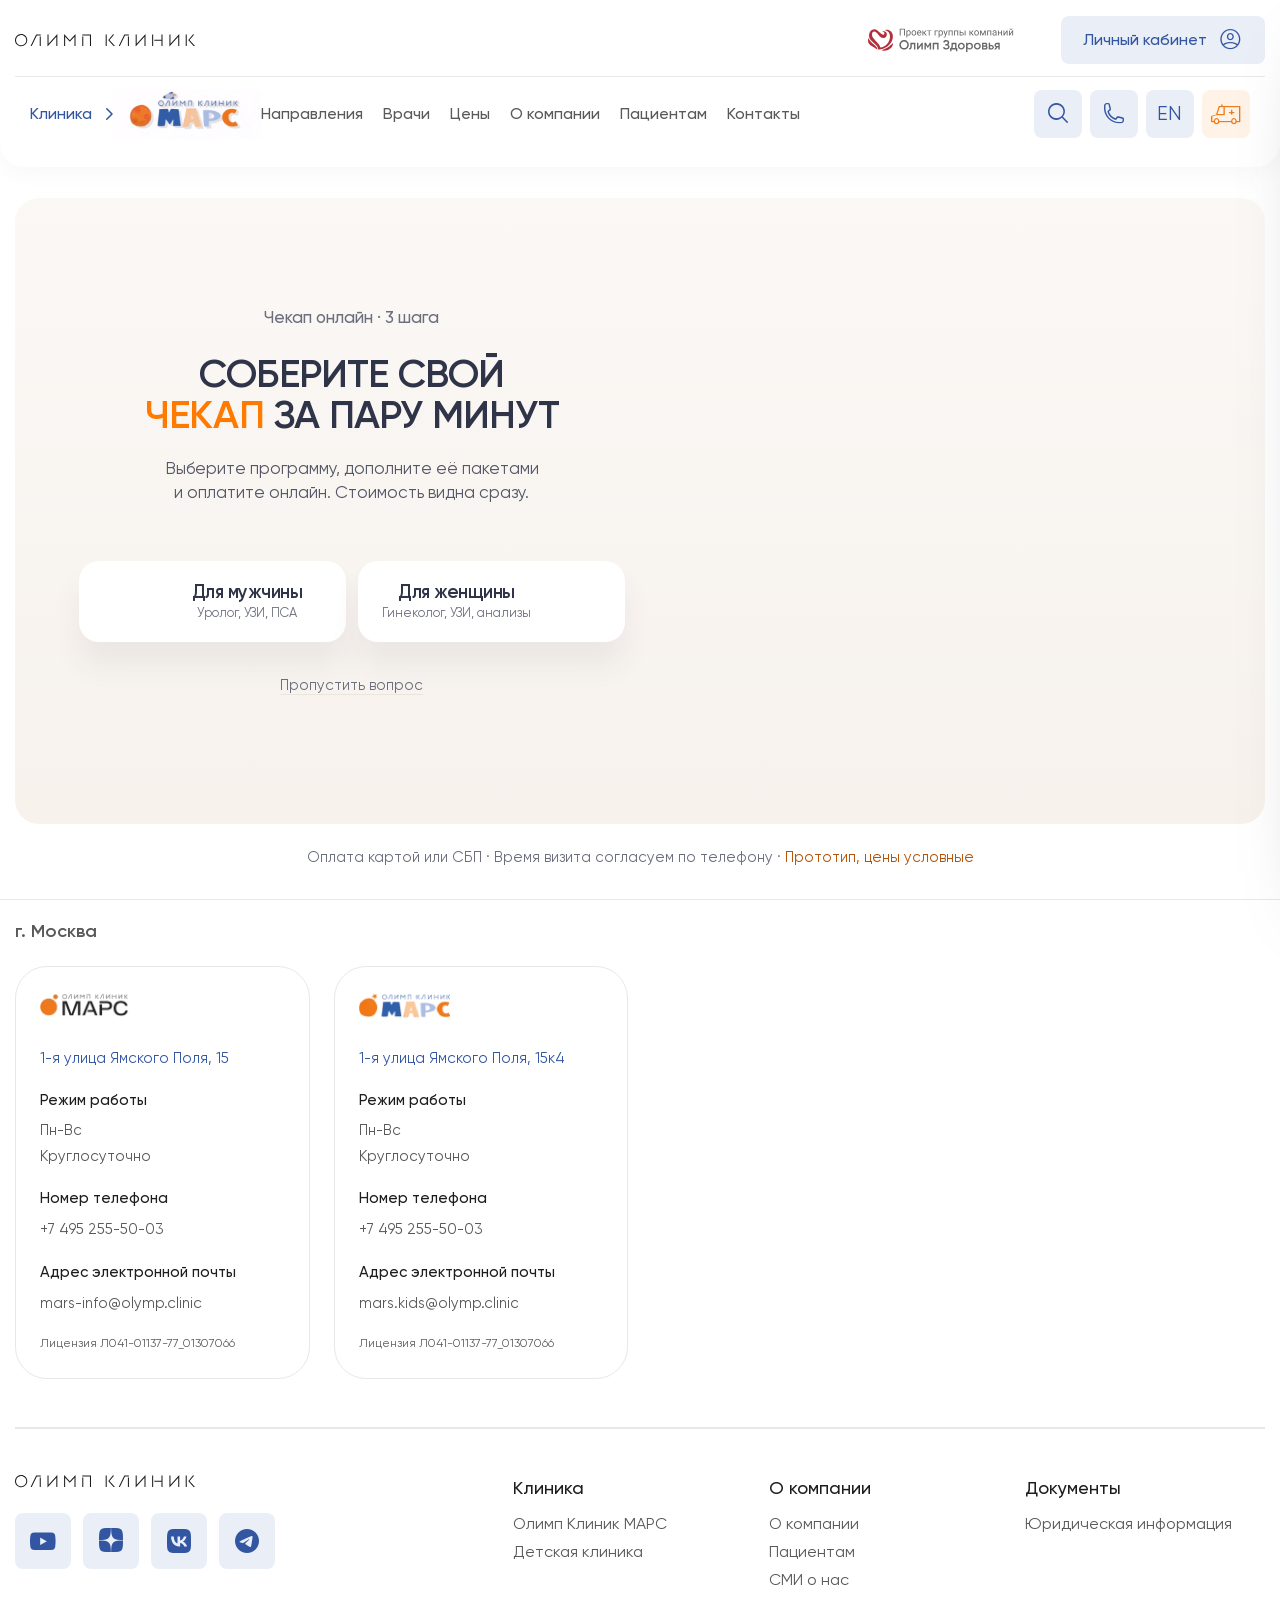
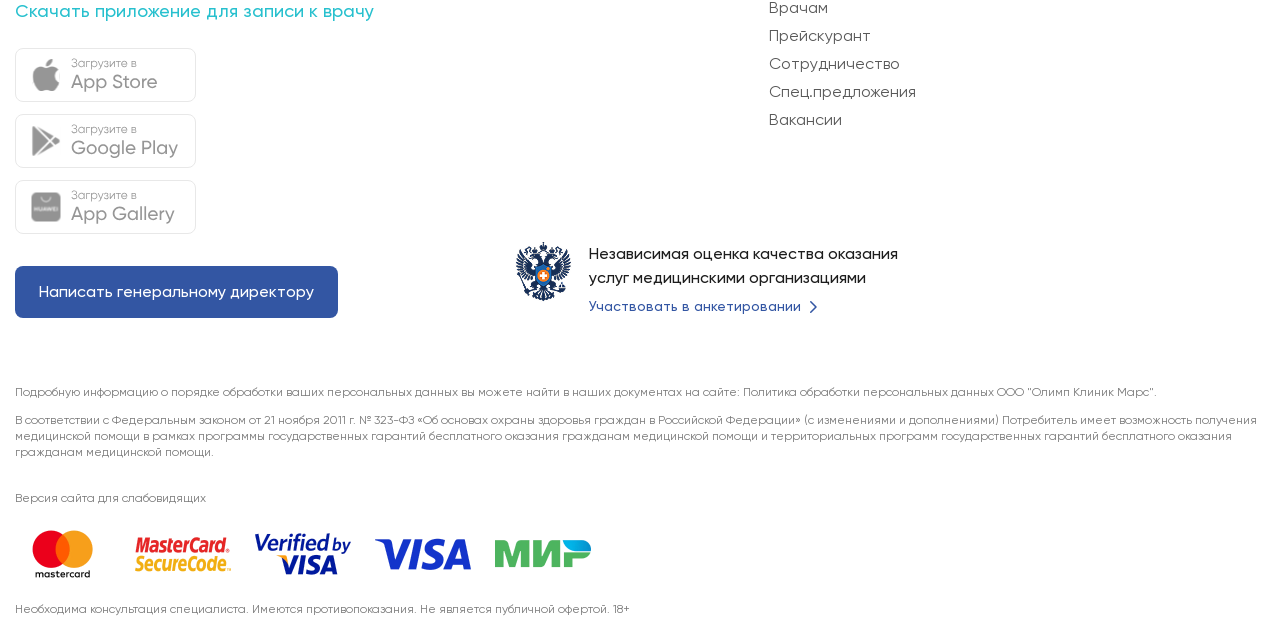
<file: v3.html>
<!doctype html>
<html lang="ru">
<head>
<meta charset="utf-8">
<meta name="viewport" content="width=device-width, initial-scale=1, viewport-fit=cover">
<title>Конструктор чекапа · v3</title>
<link rel="shortcut icon" href="site-shell/favicon/favicon.ico" type="image/x-icon">
<link rel="icon" type="image/png" sizes="16x16" href="site-shell/favicon/favicon-16x16.png">
<link rel="icon" type="image/png" sizes="32x32" href="site-shell/favicon/favicon-32x32.png">
<link rel="icon" type="image/png" sizes="48x48" href="site-shell/favicon/favicon-48x48.png">
<link rel="icon" type="image/png" sizes="192x192" href="site-shell/favicon/favicon-192x192.png">
<link rel="icon" type="image/png" sizes="512x512" href="site-shell/favicon/favicon-512x512.png">
<link rel="apple-touch-icon" sizes="167x167" href="site-shell/favicon/apple-touch-icon-167x167.png">
<link rel="apple-touch-icon" sizes="180x180" href="site-shell/favicon/apple-touch-icon-180x180.png">
<link rel="preconnect" href="https://fonts.googleapis.com">
<link rel="stylesheet" href="https://fonts.googleapis.com/css2?family=JetBrains+Mono:wght@400;600&display=swap">
<style>
/* v2 — по макету Figma «Mars clinic» (node 2-894): кремовый фон, белые карточки, navy-остров заказа, оранжевый акцент.
   Всё выровнено по одной сетке: общий левый край у заголовка, карточек и логотипа; общая ось у текста и кнопок на интро. */
:root{
  --page:#ffffff; --bg:#f7f3ef; --card:#ffffff; --card-shadow:0 0 24px rgba(0,35,112,.12); --cream:#f6efe8; --cream-2:#efe6dc;
  --hover-shadow:0 30px 70px -18px rgba(150,96,52,.14),0 8px 24px -12px rgba(150,96,52,.08);
  --ink:#2f3448; --muted:#6b6f7d; --faint:#9a9daa; --line:#ebe5de;
  --navy:#203f8c; --navy-2:#18326f; --blue:#2c4fa3;
  --orange:#ff7a00; --orange-2:#ff9230;
  --ok:#00a69c; --ok-soft:#e5f6f5; --warn:#b45309; --warn-soft:#fff1e5; --err:#e84355;
  --f-ui:SiteGilroy,-apple-system,BlinkMacSystemFont,"Segoe UI",Roboto,Helvetica,Arial,sans-serif;
  --f-mono:"JetBrains Mono",ui-monospace,Menlo,monospace;
  --gut:15px; --container:1502px; --sh-h:167px; --sh-bar:91px; --sh-bottom:0px;   /* внешнее поле страницы */
  --pad:clamp(16px,calc(8px + 1.85vw),40px);   /* внутреннее поле карточек */
  --gap:clamp(12px,calc(8px + .9vw),18px);   /* расстояние между карточками */
  /* --vu: «вертикальный пиксель». 1px при высоте окна от 900, плавно до .5px при 600 — на него умножены вертикальные отступы */
  --vu:clamp(.5px,calc(.5px + (100svh - 600px) * .00167),1px);
  --v-page:clamp(12px,min(2.4vw,calc(32 * var(--vu))),32px);   /* верхнее поле страницы */
  --v-bottom:120px;                                          /* нижнее поле: под панелью заказа на мобильном */
  --pad-y:clamp(14px,min(var(--pad),calc(40 * var(--vu))),40px);   /* вертикальное поле карточек */
  --ctl:max(50px,calc(64 * var(--vu)));                      /* высота крупных кнопок */
  --ac-px:clamp(16px,calc(10.667px + 1.481vw),24px);
  --ac-py:clamp(14px,calc(24 * var(--vu)),24px);
  --b:clamp(.78px,calc(.66px + .0375vw),1px);                /* масштаб кнопок «Для мужчины / женщины» (1px = макет 96px) */
  --r:16px; --r-lg:24px;
  --spring:cubic-bezier(.32,1.42,.52,1); --ease:cubic-bezier(.2,.8,.2,1);
  color-scheme:light;
}
*{box-sizing:border-box}
html,body{margin:0}
body{background:var(--page);color:var(--ink);font-family:var(--f-ui);font-size:16px;line-height:1.5;-webkit-font-smoothing:antialiased}
button{font:inherit;color:inherit;cursor:pointer}
:focus-visible{outline:2px solid var(--orange);outline-offset:2px}
/* обводка только для клавиатуры: после клика мышью или тапа её нет */
html[data-input="pointer"] :focus-visible{outline:none}
h1,h2,h3,h4{margin:0;text-wrap:balance}
.mono{font-variant-numeric:tabular-nums;font-weight:600}

.wrap{max-width:var(--container);margin:0 auto;padding:calc(var(--sh-h) + var(--v-page)) max(var(--gut),env(safe-area-inset-right,0px)) var(--v-bottom) max(var(--gut),env(safe-area-inset-left,0px))}

@media (max-width:575px){ :root{--gut:16px} }
@media (min-width:1101px){
  :root{--v-bottom:clamp(32px,calc(120 * var(--vu)),120px);--b:clamp(.7px,min(calc(.7px + (100svh - 600px) * .001),calc(.7px + (100vw - 1100px) * .0008)),1px)}
  body.intro{--v-bottom:var(--v-page)}
}

/* ---------- logo ---------- */

/* ---------- stepper ---------- */
.stepper{display:flex;align-items:center;gap:6px;flex-wrap:wrap}
.st{display:flex;align-items:center;gap:10px;height:max(34px,calc(40 * var(--vu)));padding:0 16px;border-radius:12px;font-size:clamp(14px,calc(13.333px + .185vw),15px);color:var(--faint);font-weight:500;white-space:nowrap;transition:background .3s,color .3s}
.st b{font-weight:500;min-width:10px;text-align:center;display:grid;place-items:center}
.st b svg{width:13px;height:13px;color:var(--ok)}
.st.done{color:var(--muted)}
.st.cur{color:var(--ink);font-weight:700;background:var(--bg)}
.st.cur b{color:var(--orange);font-weight:600}

/* ---------- page head (шаги 1–4) ---------- */
.phead{display:grid;grid-template-columns:minmax(0,1fr) auto;align-items:center;gap:20px 32px;margin-bottom:clamp(14px,min(1.4vw,calc(20 * var(--vu))),20px)}
.phead h2{font-size:clamp(24px,min(max(2.6vw,calc(21px + 1.1vw)),5svh),42px);line-height:1.1;font-weight:700;letter-spacing:-.03em}
.phead p{margin:max(4px,calc(10 * var(--vu))) 0 0;color:var(--muted);font-size:clamp(15px,calc(13.667px + .37vw),17px)}
body.intro #flowHead{display:none}
@media (max-width:860px){ .phead{grid-template-columns:minmax(0,1fr)} .phead .stepper{order:-1;position:relative;flex-wrap:nowrap;overflow-x:auto;scrollbar-width:none;-webkit-overflow-scrolling:touch;margin-inline:calc(-1 * var(--gut));padding-inline:var(--gut)} .phead .stepper::-webkit-scrollbar{display:none} .phead .st{flex:none} }

/* ---------- layout ---------- */
.grid{display:grid;grid-template-columns:minmax(0,1fr) clamp(300px,24vw,413px);gap:var(--gap);align-items:stretch}
@media (min-width:1101px){ body:not(.s1) .grid{column-gap:clamp(40px,3.4vw,64px)} }
.grid.solo{grid-template-columns:minmax(0,1fr)}
.grid.solo .aside{display:none}
.stage{min-width:0}
.view{animation:viewIn .5s var(--ease) both}
@keyframes viewIn{from{opacity:0;transform:translateY(10px);filter:blur(6px)}to{opacity:1;transform:none;filter:none}}
@media (max-width:1100px){ .grid{grid-template-columns:minmax(0,1fr)} .aside{display:none} }

/* ================= INTRO ================= */
.hero{position:relative;background:linear-gradient(180deg,rgba(246,241,236,.5),rgba(239,228,218,.5));border-radius:var(--r-lg);min-height:clamp(500px,calc(100svh - var(--sh-h) - var(--v-page) - var(--v-bottom) - 23px - max(8px,calc(22 * var(--vu)))),800px);display:grid;grid-template-rows:1fr;isolation:isolate}
.hero-body{position:relative;z-index:3;display:grid;grid-template-columns:minmax(0,46%) 1fr;padding:0 0 0 clamp(24px,5vw,80px)}
.hero-copy{display:flex;flex-direction:column;align-items:center;justify-content:center;text-align:center;gap:max(10px,calc(22 * var(--vu)));padding:max(16px,calc(48 * var(--vu))) 0 max(20px,calc(64 * var(--vu)))}
.eyebrow{color:var(--muted);font-size:clamp(15px,calc(13.667px + .37vw),17px);font-weight:500}
.h1{font-size:clamp(26px,min(3.1vw,5.6svh),54px);line-height:1.04;font-weight:700;letter-spacing:-.02em;text-transform:uppercase}
.h1 em{font-style:normal;color:var(--orange)}
.lead{margin:0;color:var(--ink);opacity:.82;font-size:clamp(17px,1.2vw,21px);line-height:1.4;max-width:30em}
.pick{display:grid;grid-template-columns:1fr 1fr;gap:12px;width:100%;max-width:672px;margin-top:max(12px,calc(34 * var(--vu)))}
.who-btn{position:relative;height:calc(96 * var(--b));border:0;border-radius:20px;background:var(--card);box-shadow:0 23px 30px rgba(66,68,90,.07);display:grid;align-items:center;overflow:visible;isolation:isolate;transition:background .3s var(--ease),transform .45s var(--spring),box-shadow .3s}
.who-btn .t{display:flex;flex-direction:column;align-items:center;line-height:1.2}
.who-btn .t b{font-size:max(16px,calc(22 * var(--b)));font-weight:600;letter-spacing:-.025em;line-height:1.14;white-space:nowrap}
.who-btn .t small{font-size:max(13px,calc(15 * var(--b)));color:var(--muted);margin-top:2px;white-space:nowrap}
/* иконка одного размера и на одной высоте в обеих кнопках, зеркально по краям */
.who-btn .icw{position:absolute;inset:0;overflow:hidden;border-radius:inherit;pointer-events:none;z-index:1}
.who-btn .ic{position:absolute;display:flex;align-items:center;justify-content:center;pointer-events:none;z-index:1;transition:transform .5s var(--spring)}
.who-btn .rot{flex:none;display:block}
.who-btn .crop{display:block;position:relative;overflow:hidden}
.who-btn .crop img{position:absolute;max-width:none;display:block}
/* геометрия 1:1 из Figma (кнопка 330×96) */
.who-m .ic{left:calc(-10 * var(--b));top:calc(9 * var(--b));width:calc(127.47 * var(--b));height:calc(153.63 * var(--b))}
.who-m .rot{transform:rotate(-11.18deg)}
.who-m .crop{width:calc(103 * var(--b));height:calc(136.25 * var(--b))}
.who-m .crop img{left:-44.49%;top:-21.09%;width:185.07%;height:139.91%}
.who-f .ic{right:calc(8.6 * var(--b));top:calc(-55 * var(--b));width:calc(118.4 * var(--b));height:calc(146.64 * var(--b))}
.who-f .rot{transform:rotate(-20.31deg)}
.who-f .crop{width:calc(79.23 * var(--b));height:calc(127.04 * var(--b))}
.who-f .crop img{inset:0;width:100%;height:100%}
.who-m{grid-template-columns:calc(110 * var(--b)) 1fr;padding:0 calc(28 * var(--b)) 0 0}

.who-m .t{grid-column:2}
.who-f{grid-template-columns:1fr calc(110 * var(--b));padding:0 0 0 calc(28 * var(--b))}

.who-f .t{grid-column:1}
@media (hover:hover){.who-btn:hover{transform:translateY(-2px);box-shadow:0 26px 34px rgba(66,68,90,.14)}}
@media (hover:hover){.who-m:hover .ic{transform:translateY(-4px) rotate(6deg)}}
@media (hover:hover){.who-f:hover .ic{transform:translateY(-4px) rotate(-6deg)}}
.who-btn:active{transform:scale(.98)}
.skip{margin-top:max(0px,calc(6 * var(--vu)));background:none;border:0;color:var(--muted);font-size:clamp(14px,calc(13.333px + .185vw),15px);text-decoration:underline;text-decoration-color:var(--line);text-underline-offset:4px;padding:4px}
@media (hover:hover){.skip:hover{color:var(--ink)}}
/* фото: прижато к правому и нижнему краю карточки, голова выходит за верхний край */
.hero-ph{position:absolute;z-index:2;right:0;bottom:0;top:calc(-1 * min(16%,var(--v-page)));width:57%;overflow:hidden;border-bottom-right-radius:var(--r-lg);pointer-events:none}
.hero-ph img{position:absolute;right:0;bottom:-2%;width:100%;max-width:none;aspect-ratio:1;object-fit:cover;object-position:right bottom}
.hero-facts{margin:max(8px,calc(22 * var(--vu))) 0 0;text-align:center;color:var(--muted);font-size:clamp(14px,calc(13.333px + .185vw),15px)}
.hero-facts .pr{color:var(--warn)}
/* фото вписывается и в ширину, и в высоту блока: на низком окне голова не обрезается */
@media (min-width:1101px){
  .hero-ph{container-type:size}
  .hero-ph img{width:min(100cqw,105cqh)}
  .hero-body{grid-template-columns:minmax(0,max(46%,520px)) 1fr}
}
@media (max-width:1100px){
  .h1{font-size:clamp(26px,calc(19px + 2.2vw),40px)}
  .lead{font-size:clamp(15.5px,calc(14.273px + .341vw),17px)}
  .pick{grid-template-columns:repeat(auto-fit,minmax(min(100%,290px),1fr))}
  .hero{min-height:0;grid-template-rows:auto auto auto;margin-top:0}
  .hero-body{grid-template-columns:minmax(0,1fr);padding:0 clamp(16px,4vw,48px)}
  .hero-copy{padding:36px 0 32px}
  .hero-ph{position:relative;top:auto;width:100%;height:auto;margin-top:calc(min(100%,640px) * -.085);display:flex;justify-content:center;border-radius:0 0 var(--r-lg) var(--r-lg)}
  .hero-ph img{position:static;display:block;width:min(100%,640px)}
}
@media (max-width:640px){
  .hero{border-radius:16px}
  .hero-ph{border-radius:0 0 16px 16px}
  .pick{margin-top:18px}
}

/* ================= PROGRAMS ================= */
/* subgrid: название, цена, шкала, счётчики, список и ссылка стоят на одной линии во всех трёх карточках */
.cards{container-type:inline-size;display:grid;grid-template-columns:repeat(3,minmax(0,1fr));column-gap:var(--gap);row-gap:0}
.pcard{position:relative;grid-row:span 6;display:grid;grid-template-rows:subgrid;background:var(--card);border-radius:var(--r);padding:var(--pad-y) var(--pad);border:1px solid #e8e8e8;cursor:pointer;transition:border-color .25s,box-shadow .3s,transform .4s var(--spring)}
@media (hover:hover){.pcard:hover{box-shadow:var(--card-shadow)}}
/* выбранная: рамка 2px без сдвига вёрстки — второй пиксель даёт внутренняя тень */
.pcard.sel{border-color:var(--navy);box-shadow:inset 0 0 0 1px var(--navy),0 0 0 0 transparent}
@media (hover:hover){.pcard.sel:hover{box-shadow:inset 0 0 0 1px var(--navy),var(--card-shadow)}}
.pcard h3{font-size:clamp(19px,calc(8px + 1.6cqw),24px);font-weight:700;letter-spacing:-.02em;line-height:1.2}
.pcard .desc{margin:max(3px,calc(6 * var(--vu))) 0 0;color:var(--muted);font-size:clamp(14px,calc(13.333px + .185vw),15px);line-height:1.5}
.price{padding-top:max(12px,calc(30 * var(--vu)));font-variant-numeric:tabular-nums;font-weight:700;font-size:clamp(24px,calc(14px + 2cqw),36px);letter-spacing:-.02em;line-height:1.1;align-self:end}
.meter{margin-top:max(10px,calc(18 * var(--vu)));height:2px;background:var(--line);border-radius:2px;overflow:hidden}
.meter i{display:block;height:100%;background:var(--orange);transition:width .8s var(--spring)}
.counts{margin:max(8px,calc(16 * var(--vu))) 0 0;color:var(--muted);font-size:clamp(14px,calc(13.333px + .185vw),15px)}
.counts b{color:var(--ink);font-weight:700}
.hl{list-style:none;margin:max(12px,calc(26 * var(--vu))) 0 0;padding:max(10px,calc(22 * var(--vu))) 0 0;border-top:1px dashed var(--line);display:grid;gap:max(4px,calc(8 * var(--vu)));align-content:start;font-size:clamp(14px,calc(13px + .278vw),15.5px)}
.hl .plus{color:var(--muted);font-size:clamp(13px,calc(12.333px + .185vw),14px)}
/* вход карточек программ: текст со стаггером, линия рисуется слева направо; только при переходе на шаг (.view) */
@media (prefers-reduced-motion:no-preference){
  .view .pcard{--c:0}
  .view .pcard:nth-child(2){--c:1}
  .view .pcard:nth-child(3){--c:2}
  .view .pcard .p-top{--d:0}
  .view .pcard .price{--d:1}
  .view .pcard .meter{--d:2}
  .view .pcard .counts{--d:4}
  .view .pcard .hl{--d:5}
  .view .pcard .hl li:nth-child(1){--d:6}
  .view .pcard .hl li:nth-child(2){--d:7}
  .view .pcard .hl li:nth-child(3){--d:8}
  .view .pcard .hl li:nth-child(4){--d:9}
  .view .pcard .hl li:nth-child(5){--d:10}
  .view .pcard .hl li:nth-child(6){--d:11}
  .view .pcard .p-link{--d:12}
  .view .pcard :is(.p-top,.price,.counts,.hl li,.p-link){animation:cardText .55s var(--ease) backwards;animation-delay:calc(140ms + var(--c) * 100ms + var(--d) * 55ms)}
  .view .pcard .meter{animation:lineScan .9s cubic-bezier(.65,0,.2,1) backwards;animation-delay:calc(140ms + var(--c) * 100ms + var(--d) * 55ms)}
  .view .pcard .hl{animation:hlLine .5s linear backwards;animation-delay:calc(140ms + var(--c) * 100ms + var(--d) * 55ms)}
}
@media (prefers-reduced-motion:no-preference) and (max-width:860px){ .view .pcard:nth-child(n){--c:0} }
@keyframes cardText{from{opacity:0;transform:translateY(8px)}}
@keyframes lineScan{from{clip-path:inset(0 100% 0 0)}to{clip-path:inset(0 0 0 0)}}
@keyframes hlLine{from{border-top-color:transparent}}
.p-link{justify-self:start;margin-top:max(10px,calc(26 * var(--vu)));display:inline-flex;align-items:center;gap:10px;border:0;background:none;padding:4px 0;font-size:clamp(15px,calc(14.333px + .185vw),16px);font-weight:700;color:var(--blue)}
.p-link svg{width:18px;height:18px;transition:transform .35s var(--spring)}
@media (hover:hover){.p-link:hover svg{transform:translateX(4px)}}
@media (max-width:860px){ .cards{grid-template-columns:minmax(0,1fr);row-gap:var(--gap)} .pcard{grid-row:auto;grid-template-rows:none} .pcard h3{font-size:clamp(20px,calc(17.12px + .8vw),24px)} .price{font-size:clamp(24px,calc(19.68px + 1.2vw),30px)} }

/* ---------- compare (мобильная версия) ---------- */
.compare{box-shadow:var(--card-shadow);margin-top:var(--gap);background:var(--card);border-radius:var(--r);overflow:hidden}
.compare summary{list-style:none;cursor:pointer;padding:18px var(--pad);display:flex;justify-content:space-between;align-items:center;font-weight:700}
.compare summary::-webkit-details-marker{display:none}
.compare summary svg{width:18px;height:18px;transition:transform .3s var(--ease)}
.compare[open] summary svg{transform:rotate(180deg)}
.cmp-tools,.cmp-toggle{padding:0 var(--pad) 12px;display:flex;gap:8px;align-items:center;font-size:15px;color:var(--muted)}
.cmp-toggle{padding:0;margin:14px 0}
.tbl-wrap{overflow:auto;max-height:min(520px,60svh);border-top:1px solid var(--line)}
.sheet-tbl{max-height:none;border:0}
table{border-collapse:collapse;width:100%;font-size:15px;min-width:520px}
th,td{padding:9px 12px;border-bottom:1px solid var(--line);text-align:center}
th:first-child,td:first-child{text-align:left}
thead th{position:sticky;top:0;background:var(--card);z-index:1;font-weight:700}
td.g{background:var(--bg);font-weight:700;font-size:12.5px;letter-spacing:.08em;text-transform:uppercase;color:var(--muted)}
.yes{color:var(--ok)}.no{color:var(--line)}.yes svg{width:16px;height:16px}
@media (min-width:1101px){ #cmp{display:none} }

/* ---------- buttons ---------- */
.btn{display:inline-flex;align-items:center;justify-content:center;gap:10px;white-space:nowrap;border-radius:12px;border:1px solid var(--line);background:var(--card);color:var(--ink);padding:max(8px,calc(12 * var(--vu))) 20px;font-weight:600;font-size:clamp(15px,calc(14.333px + .185vw),16px);transition:transform .3s var(--spring),background .2s,opacity .2s,border-color .2s}
.btn:active{transform:scale(.97)}
.btn svg{width:16px;height:16px}
.btn-dark{background:var(--orange);border-color:var(--orange);color:#fff}
@media (hover:hover){.btn-dark:hover{background:var(--orange-2);border-color:var(--orange-2)}}
.btn-lg{padding:8px 8px 8px 28px;min-height:var(--ctl);font-size:clamp(16px,calc(15.333px + .185vw),17px);justify-content:space-between}
.btn-lg svg{width:34px;height:34px;padding:9px;border-radius:50%;background:rgba(255,255,255,.2)}
.btn-ghost{background:transparent;border-color:transparent;color:var(--muted)}
.btn[disabled],.btn[aria-disabled="true"]{background:var(--line);border-color:var(--line);color:var(--faint);cursor:not-allowed;transform:none;box-shadow:none}
@media (hover:hover){.btn[disabled]:hover,.btn[aria-disabled="true"]:hover{background:var(--line);border-color:var(--line);color:var(--faint);cursor:not-allowed;transform:none;box-shadow:none}}
.btn-lg[disabled] svg,.btn-lg[aria-disabled="true"] svg{background:rgba(47,52,72,.07)}
.nav-hint{display:flex;align-items:flex-start;gap:10px;margin:max(12px,calc(28 * var(--vu))) 0 -12px;font-size:15px;font-weight:600;line-height:1.35;color:var(--ink)}
.nav-hint::before{content:"!";flex:none;width:20px;height:20px;border-radius:50%;background:var(--orange);color:#fff;font-size:13px;font-weight:700;line-height:1;display:grid;place-items:center}
.nav{display:flex;justify-content:space-between;align-items:center;gap:10px;margin-top:max(14px,calc(28 * var(--vu)));flex-wrap:wrap}
.nav .hint{color:var(--muted);font-size:15px}
.nav.docked{display:none}

/* ================= ISLAND (Ваш заказ) ================= */
.aside{min-width:0}
.aside-in{transition:top .42s cubic-bezier(.2,.8,.2,1);position:sticky;top:calc(var(--sh-bar) + 20px);display:flex;flex-direction:column;gap:var(--gap)}
body.s1 .aside-in{height:100%}
.aside-note:empty{display:none}
.aside-note .resolve{margin-top:0}
.island{position:relative;display:flex;flex-direction:column;background:linear-gradient(170deg,#24479a,var(--navy) 55%,var(--navy-2));color:#fff;border-radius:var(--r);padding:var(--pad-y) 0 0;min-height:100%;overflow:hidden}
body:not(.s1) .island{min-height:0}
.island > *{padding-inline:var(--pad)}
.island h4{font-size:14px;letter-spacing:.08em;text-transform:uppercase;font-weight:700;color:rgba(255,255,255,.88);display:flex;justify-content:space-between;margin-bottom:max(8px,calc(16 * var(--vu)))}
.island h4 span:last-child{color:rgba(255,255,255,.55);letter-spacing:0;text-transform:none;font-weight:500}
.lines{display:grid;gap:0;position:relative}
.line{display:flex;justify-content:space-between;gap:12px;padding:max(7px,calc(12 * var(--vu))) 0;border-bottom:1px solid rgba(255,255,255,.1);font-size:15.5px}
.line small{display:block;color:rgba(255,255,255,.6);font-size:13.5px}
.line .mono{white-space:nowrap}
@keyframes lineIn{from{opacity:0;transform:translateY(8px) scale(.97);filter:blur(4px)}to{opacity:1;transform:none;filter:none}}
.empty{background:rgba(255,255,255,.12);border-radius:8px;padding:14px 16px;font-size:15.5px;line-height:1.5}
.total{display:flex;justify-content:space-between;align-items:center;margin-top:max(12px,calc(26 * var(--vu)))}
.total>span:first-child{color:rgba(255,255,255,.7);font-size:15px}
.total .roll{font-size:32px}
.isl-note{margin-top:max(10px,calc(22 * var(--vu)));font-size:13.5px;color:rgba(255,255,255,.66);line-height:1.5}
.isl-sp{flex:1;min-height:max(14px,calc(32 * var(--vu)))}
.isl-actions{display:grid;grid-template-columns:auto 1fr;gap:clamp(10px,1.3vw,20px);padding-bottom:var(--pad-y)}
.isl-actions:empty{display:none}
.isl-hint:empty{display:none}
.isl-hint,.isl-actions{position:relative}
.isl-hint .nav-hint{margin:0 0 18px;color:#fff}
.isl-actions .btn[disabled],.isl-actions .btn[aria-disabled="true"]{background:rgba(255,255,255,.12);border-color:transparent;color:rgba(255,255,255,.55)}
@media (hover:hover){.isl-actions .btn[disabled]:hover,.isl-actions .btn[aria-disabled="true"]:hover{background:rgba(255,255,255,.12);border-color:transparent;color:rgba(255,255,255,.55)}}
.isl-actions .btn[disabled] svg,.isl-actions .btn[aria-disabled="true"] svg{background:rgba(255,255,255,.1)}
.isl-actions .btn{min-height:var(--ctl)}
.isl-actions .btn-ghost{grid-column:1;grid-row:1;border:1px solid rgba(255,255,255,.4);color:#fff;padding:0 24px}
@media (hover:hover){.isl-actions .btn-ghost:hover{background:rgba(255,255,255,.08)}}
.isl-actions .btn-dark{grid-column:2;grid-row:1;padding:8px 10px 8px 30px}
.isl-actions .btn-dark:only-child{grid-column:1 / -1}
/* узкая колонка заказа на небольших десктопах: обе кнопки в один ряд */
@media (min-width:1101px) and (max-width:1320px){
  .island{--pad:18px}
  .isl-actions{gap:10px}
  .isl-actions .btn-ghost{padding:0 14px}
  .isl-actions .btn-dark{padding:8px 8px 8px 16px}
}
.isl-foot{border-top:1px solid rgba(255,255,255,.14);padding-block:max(10px,calc(22 * var(--vu))) max(12px,calc(26 * var(--vu)))}
.isl-foot:empty{display:none}
.isl-foot button{background:none;border:0;padding:0;color:#fff;font-size:16px;font-weight:500;display:inline-flex;gap:10px;align-items:center}
.isl-foot svg{width:16px;height:16px;transition:transform .35s var(--spring)}
@media (hover:hover){.isl-foot button:hover svg{transform:translateX(4px)}}

.roll{display:inline-flex;font-variant-numeric:tabular-nums;font-weight:700;letter-spacing:-.02em;line-height:1}

/* ================= ADDONS ================= */
.levelbar{display:flex;align-items:center;gap:14px;flex-wrap:wrap}
.levelbar .lbl{font-size:clamp(14px,calc(13.333px + .185vw),15px);color:var(--muted)}
.seg{position:relative;display:inline-grid;grid-auto-flow:column;grid-auto-columns:1fr;background:var(--bg);border-radius:12px;padding:4px;max-width:100%}
.seg button{border:0;background:none;padding:max(6px,calc(9 * var(--vu))) clamp(10px,calc(4.667px + 1.481vw),18px);border-radius:8px;font-size:clamp(14px,calc(13px + .278vw),15.5px);font-weight:600;color:var(--muted);white-space:nowrap}
.seg-ink{position:absolute;inset:4px;display:grid;grid-auto-flow:column;grid-auto-columns:1fr;background:var(--navy);border-radius:8px;pointer-events:none;transition:clip-path .55s var(--spring)}
.seg-ink span{display:grid;place-items:center;padding:max(6px,calc(9 * var(--vu))) clamp(10px,calc(4.667px + 1.481vw),18px);font-size:clamp(14px,calc(13px + .278vw),15.5px);font-weight:600;color:#fff;white-space:nowrap}
@media (max-width:360px){ .seg button,.seg-ink span{padding-inline:5px;font-size:13px} }
.block{margin-top:max(18px,calc(34 * var(--vu)))}
.block-h{display:flex;justify-content:space-between;align-items:baseline;gap:10px;margin-bottom:max(8px,calc(14 * var(--vu)));flex-wrap:wrap}
.block-h h3{font-size:clamp(18px,calc(16.667px + .37vw),20px);font-weight:700}
.block-h span{font-size:clamp(13.5px,calc(12.5px + .278vw),15px);color:var(--muted)}
.acards{display:grid;grid-template-columns:repeat(auto-fit,minmax(min(100%,240px),1fr));gap:var(--gap)}
.acards.g2{grid-template-columns:repeat(auto-fit,minmax(min(100%,340px),1fr))}
.acard{position:relative;text-align:left;background:var(--card);border:1px solid #e8e8e8;border-radius:var(--r);padding:var(--ac-py) var(--ac-px);display:flex;flex-direction:column;gap:max(6px,calc(12 * var(--vu)));cursor:pointer;transition:border-color .25s,box-shadow .3s}
@media (hover:hover){.acard:hover{box-shadow:var(--card-shadow)}}
.acard.on{border-color:var(--navy)}
/* второй пиксель рамки выбранной карточки: поверх содержимого, чтобы не прятался под фото */
.acard::after{content:"";position:absolute;inset:0;border-radius:calc(var(--r) - 1px);box-shadow:inset 0 0 0 1px transparent;pointer-events:none;transition:box-shadow .25s}
.acard.on::after{box-shadow:inset 0 0 0 1px var(--navy)}
.acard b{font-size:clamp(16px,calc(14.667px + .37vw),18px);display:block;padding-right:52px}
.acard p{margin:4px 0 0;color:var(--muted);font-size:clamp(14px,calc(13.333px + .185vw),15px)}
.acard .ic{width:44px;height:44px;border-radius:50%;background:var(--cream);display:grid;place-items:center;color:var(--orange)}
.acard .ic svg{width:20px;height:20px}
.acard .foot{display:flex;justify-content:space-between;align-items:center;gap:8px;margin-top:auto;padding-top:8px}
.acard .ap{font-variant-numeric:tabular-nums;font-weight:700;font-size:clamp(16px,calc(14.667px + .37vw),18px)}
.acard .ap.muted{color:var(--muted);font-weight:500;font-size:clamp(13px,calc(12.333px + .185vw),14px)}
.linkish{background:none;border:0;padding:0;color:var(--blue);font-weight:600;font-size:clamp(14px,calc(13.333px + .185vw),15px)}
@media (hover:hover){.linkish:hover{text-decoration:underline;text-underline-offset:3px}}
.sw{position:absolute;top:var(--ac-py);right:var(--ac-px);width:44px;height:26px;border-radius:999px;background:var(--line);transition:background .25s}
.sw::after{content:"";position:absolute;top:3px;left:3px;width:20px;height:20px;border-radius:50%;background:#fff;box-shadow:0 1px 3px rgba(0,0,0,.25);transition:transform .45s var(--spring)}
.on .sw{background:var(--navy)}.on .sw::after{transform:translateX(18px)}
.radio{position:absolute;top:var(--ac-py);right:var(--ac-px);width:24px;height:24px;border-radius:50%;border:1.5px solid var(--line);background:#fff;transition:all .3s var(--spring)}
.on .radio{border:7px solid var(--navy)}
.pcard .radio{top:calc(var(--pad-y) + 2px);right:var(--pad)}
.pcard.sel .radio{border:7px solid var(--navy)}
@media (hover:hover){.pcard:hover:not(.sel) .radio{border-color:var(--navy)}}
.pcard .p-top{padding-right:36px}
.acard.photo{padding:0;overflow:hidden;flex-direction:row;align-items:stretch;gap:0}
.acard.photo .ph{flex:none;width:36%;min-height:max(130px,calc(200 * var(--vu)));position:relative;overflow:hidden;background:radial-gradient(80% 80% at 50% 100%,#fbe0c9,var(--cream))}
.acard.photo .ph img{position:absolute;inset:0;width:100%;height:100%;object-fit:cover;object-position:center 22%;transition:transform .8s var(--ease)}
.acard.photo.on .ph img{transform:scale(1.05)}
.acard.photo .bd{position:relative;display:flex;flex-direction:column;gap:max(6px,calc(12 * var(--vu)));padding:var(--ac-py) var(--ac-px);min-width:0;flex:1}
.more{margin-top:12px}
.resolve{margin-top:var(--gap);border-radius:12px;padding:max(10px,calc(16 * var(--vu))) 20px;font-size:clamp(14px,calc(13px + .278vw),15.5px);background:var(--bg)}
.resolve.pop{animation:viewIn .45s var(--ease) both}
.resolve svg{display:none}
.resolve.bad{background:var(--warn-soft)}
.resolve.flash{animation:resolveFlash 1.5s var(--ease)}
@keyframes resolveFlash{0%{box-shadow:0 0 0 0 rgba(255,122,0,0);background:var(--warn-soft)}18%{box-shadow:0 0 0 4px rgba(255,122,0,.6);background:#ffe0c2}55%{box-shadow:0 0 0 4px rgba(255,122,0,.35);background:#ffe9d4}100%{box-shadow:0 0 0 0 rgba(255,122,0,0);background:var(--warn-soft)}}
.resolve .acts{display:flex;gap:8px;flex-wrap:wrap;margin-top:12px}
.resolve .btn{padding:8px 14px;font-size:15px}

/* ================= ORDER ================= */
.order{display:grid;grid-template-columns:repeat(auto-fit,minmax(min(100%,280px),1fr));gap:10px}
.oline{background:var(--bg);border-radius:12px;display:grid;grid-template-columns:minmax(0,1fr) auto;grid-template-areas:"title title" "meta meta" "price link";align-items:baseline;column-gap:16px;padding:max(12px,calc(20 * var(--vu))) var(--ac-px);line-height:1.35}
.oline .ot{grid-area:title;font-weight:600;font-size:clamp(16px,calc(15.333px + .185vw),17px)}
.oline small{grid-area:meta}
.oline .mono{grid-area:price;margin-top:max(8px,calc(16 * var(--vu)));font-size:clamp(16px,calc(13.333px + .741vw),20px);font-weight:700;letter-spacing:-.01em}
.oline .linkish{grid-area:link;margin-top:max(8px,calc(16 * var(--vu)));justify-self:end}
/* одна позиция на всю ширину: цена и ссылка справа в один ряд */
.oline:only-child{grid-template-columns:minmax(0,1fr) auto auto;grid-template-areas:"title price link" "meta price link";align-items:center;column-gap:28px}
.oline:only-child .mono,.oline:only-child .linkish{margin-top:0}
.oline small{display:block;margin-top:2px;color:var(--muted);font-size:clamp(13px,calc(12.333px + .185vw),14px);font-weight:400}
.oline .linkish{font-size:clamp(14px,calc(13.333px + .185vw),15px);font-weight:600}
.oline .mono{white-space:nowrap}
.sum-row{display:flex;justify-content:space-between;align-items:center;gap:10px;margin-top:14px;flex-wrap:wrap}
.sum-row .price{padding:0;align-self:center;font-size:clamp(24px,2.1vw,36px)}
.edit-link{padding-inline:0;border:0;gap:8px;min-height:0}
.edit-link svg{flex:none;margin-left:-2px} /* у карандаша внутренний отступ в рисунке */
@media (hover:hover){.edit-link:hover{color:var(--ink);background:transparent}}
.form{margin-top:max(10px,calc(20 * var(--vu)));display:grid;grid-template-columns:repeat(3,minmax(0,1fr));gap:12px}
@media (max-width:760px){ .form{grid-template-columns:minmax(0,1fr)} }
.fld{display:flex;flex-direction:column;gap:4px;font-size:14px;color:var(--muted)}
.fld input{font:inherit;font-size:16px;color:var(--ink);background:var(--card);border:1px solid #d9dbe1;border-radius:8px;padding:max(8px,calc(11 * var(--vu))) 16px;transition:border-color .2s,box-shadow .2s}
@media (hover:hover){.fld input:hover{border-color:#b4b9c6}}
.fld input:focus{outline:none;border-color:var(--navy);box-shadow:0 0 0 4px rgba(32,63,140,.12)}
.fld.err input{border-color:var(--err)}
.fld .e{color:var(--err);font-size:13px}
.fld .e:empty,.consents .e:empty{display:none}
.consents{display:flex;flex-wrap:wrap;gap:6px 24px;margin-top:14px;font-size:14px;color:var(--muted)}
.consents .e{flex-basis:100%}
.consents label{display:flex;gap:8px;align-items:flex-start;cursor:pointer}
.consents input{width:16px;height:16px;accent-color:var(--orange);margin:2px 0 0;flex:none}
.consents a{color:var(--blue)}
.notice{margin-top:10px;font-size:14px;color:var(--muted)}
.notice svg{display:none}
.pay-btn{width:100%;max-width:420px;margin-top:max(10px,calc(16 * var(--vu)));min-height:max(48px,calc(56 * var(--vu)));font-size:16px;font-weight:600}
.pay-btn .pay-ic{width:40px;height:40px;border-radius:50%;background:rgba(255,255,255,.2);display:grid;place-items:center;flex:none;transition:background .3s}
.pay-btn .pay-ic svg{width:20px;height:20px;padding:0;background:none}
.pay-btn.locked{opacity:.55}
.pay-btn.busy{pointer-events:none}
.pay-btn.done{background:var(--ok);border-color:var(--ok)}
.spin{width:20px;height:20px;border-radius:50%;border:2.5px solid rgba(255,255,255,.35);border-top-color:#fff;animation:sp .8s linear infinite}
@keyframes sp{to{transform:rotate(360deg)}}
.shake{animation:shake .4s}
@keyframes shake{20%,60%{transform:translateX(-6px)}40%,80%{transform:translateX(6px)}}

/* ================= RESULT ================= */
.res{box-shadow:var(--card-shadow);display:grid;grid-template-columns:minmax(0,1fr) clamp(270px,30vw,320px);gap:clamp(18px,2.6vw,30px);align-items:start;background:var(--card);border-radius:var(--r);padding:var(--pad-y) var(--pad)}
@media (max-width:760px){ .res{grid-template-columns:minmax(0,1fr)} }
.res .h2{font-size:clamp(26px,2.2vw,34px);font-weight:700;letter-spacing:-.02em;line-height:1.15}
.res .lead{font-size:17px;margin-top:10px}
.demo{display:flex;gap:10px;align-items:center;flex-wrap:wrap;margin-bottom:var(--gap);font-size:14px;color:var(--muted)}
.status{display:inline-flex;gap:8px;align-items:center;font-size:15px;font-weight:700}
.status.ok{color:var(--ok)}.status.wait{color:var(--ink)}.status.bad{color:var(--orange)}
.status svg{width:16px;height:16px}
.draw path{stroke-dasharray:30;stroke-dashoffset:30;animation:draw .6s .2s var(--ease) forwards}
@keyframes draw{to{stroke-dashoffset:0}}
.steps-after{list-style:none;padding:0;margin:22px 0 0;display:grid;gap:12px}
.steps-after li{display:flex;gap:12px;font-size:clamp(14.5px,calc(13.5px + .278vw),16px)}
.steps-after li b{flex:none;width:28px;height:28px;border-radius:50%;background:var(--cream);color:var(--orange);display:grid;place-items:center;font-size:13.5px}
.printer{width:100%;max-width:300px;margin:0 auto;position:relative}
.housing{position:relative;z-index:2;height:60px;border-radius:12px 12px 8px 8px;background:var(--bg);display:flex;justify-content:space-between;align-items:center;padding:0 16px;font-size:13.5px}
.housing b{font-family:var(--f-mono);letter-spacing:.2em;font-size:13px}
.housing span{color:var(--muted);display:flex;gap:6px;align-items:center}
.housing span i{width:7px;height:7px;border-radius:50%;background:var(--ok)}
.housing.busy span i{background:var(--orange);animation:blink .6s infinite}
@keyframes blink{50%{opacity:.3}}
.housing::after{content:"";position:absolute;left:26px;right:26px;bottom:8px;height:5px;border-radius:5px;background:var(--navy)}
.feed{position:relative;z-index:1;margin:-12px auto 0;width:252px;overflow:hidden;padding-bottom:20px}
.paper{background:#fff;color:var(--ink);font-family:var(--f-mono);font-size:11.5px;line-height:16px;padding:22px 16px 26px;filter:drop-shadow(0 8px 10px rgba(0,0,0,.14));-webkit-mask:conic-gradient(from -45deg at bottom,#0000,#000 1deg 89deg,#0000 90deg) 50%/10px 100%;mask:conic-gradient(from -45deg at bottom,#0000,#000 1deg 89deg,#0000 90deg) 50%/10px 100%}
.paper .c{text-align:center}.paper .m{font-weight:600;letter-spacing:.2em;font-size:12.5px}.paper .dim{color:#7a7a82}
.paper .r{display:flex;justify-content:space-between;gap:8px}.paper .tot{font-size:13.5px;font-weight:600}
.paper .bar{display:flex;gap:1px;height:30px;justify-content:center;margin:10px 0 6px}.paper .bar i{background:var(--ink);display:block}
.reprint{display:block;margin:6px auto 0}
.loader{width:56px;height:56px;margin:10px 0 18px;position:relative}
.loader i{position:absolute;inset:0;border-radius:50%;border:3px solid var(--line);border-top-color:var(--orange);animation:sp 1s linear infinite}
.loader i:nth-child(2){inset:10px;border-top-color:var(--navy);animation-duration:1.6s;animation-direction:reverse}

/* ================= overlays ================= */
.mbar{position:fixed;left:0;right:0;bottom:var(--sh-bottom);padding:0 max(12px,env(safe-area-inset-right,0px)) calc(12px + env(safe-area-inset-bottom,0px)) max(12px,env(safe-area-inset-left,0px));z-index:20;display:none;pointer-events:none}
@media (max-width:1100px){ .mbar.show{display:block} }
.mbar-in{pointer-events:auto;max-width:560px;margin:0 auto;background:linear-gradient(170deg,#24479a,var(--navy));color:#fff;border-radius:16px;box-shadow:0 20px 50px -20px rgba(14,36,87,.7);overflow:hidden}
.mbar-head{width:100%;background:none;border:0;display:flex;align-items:center;justify-content:space-between;gap:10px;padding:14px 20px;color:inherit}
.mbar-head .lft{display:flex;align-items:center;gap:10px;font-size:clamp(15px,calc(14.333px + .185vw),16px)}
.badge{min-width:22px;height:22px;padding:0 6px;border-radius:999px;background:var(--orange);color:#fff;font-size:13.5px;font-weight:600;display:grid;place-items:center}
.mbar-head .roll{font-size:clamp(20px,calc(18.667px + .37vw),22px)}
.mbar-head svg{width:18px;height:18px;transition:transform .35s var(--ease)}
.mbar.open .mbar-head svg{transform:rotate(180deg)}
.mbar-body{display:grid;grid-template-rows:0fr;transition:grid-template-rows .45s var(--ease)}
.mbar.open .mbar-body{grid-template-rows:1fr}
.mbar-body>div{overflow:hidden auto;max-height:calc(100svh - 96px)}
.mbar-body .lines{padding:0 20px 14px}
.toast{position:fixed;left:50%;top:calc(14px + env(safe-area-inset-top,0px));transform:translateX(-50%) translateY(-20px) scale(.9);opacity:0;background:var(--navy);color:#fff;padding:10px 18px 10px 12px;border-radius:12px;font-size:15px;display:flex;gap:10px;align-items:center;z-index:50;transition:all .5s var(--spring);pointer-events:none;max-width:calc(100% - 32px);box-shadow:0 14px 40px -14px rgba(0,0,0,.5)}
.toast.show{transform:translateX(-50%);opacity:1}
.toast{width:max-content;max-width:calc(100vw - 32px);line-height:1.35}
@media (max-width:640px){ .toast{border-radius:14px;padding:12px 18px 12px 14px;font-size:14.5px} }
.toast i{width:22px;height:22px;border-radius:50%;background:var(--orange);display:grid;place-items:center;flex:none}
.toast svg{width:13px;height:13px;color:#fff}
.backdrop{position:fixed;inset:0;background:rgba(20,24,40,.4);backdrop-filter:blur(3px);opacity:0;pointer-events:none;transition:opacity .3s;z-index:40}
.backdrop.show{opacity:1;pointer-events:auto}
.sheet{position:fixed;z-index:41;background:var(--card);display:flex;flex-direction:column;transition:transform .5s var(--spring);top:12px;right:12px;bottom:12px;width:min(460px,calc(100% - 24px));border-radius:16px;transform:translateX(110%);box-shadow:0 30px 80px -20px rgba(0,0,0,.4)}
.sheet.wide{width:min(840px,calc(100% - 24px))}
.sheet.show{transform:none}
@media (max-width:640px){ .sheet,.sheet.wide{top:auto;left:0;right:0;bottom:0;width:100%;max-height:86vh;border-radius:16px 16px 0 0;transform:translateY(105%);padding-bottom:env(safe-area-inset-bottom,0px)} .sheet.show{transform:none} }
.sheet-h{padding:max(14px,calc(24 * var(--vu))) var(--ac-px) max(10px,calc(14 * var(--vu)));display:flex;justify-content:space-between;gap:12px;align-items:flex-start;border-bottom:1px solid var(--line)}
.sheet-h h3{font-size:clamp(18px,calc(16px + .556vw),21px);font-weight:700}
.sheet-h p{margin:4px 0 0;color:var(--muted);font-size:clamp(14px,calc(13.333px + .185vw),15px)}
.x{position:relative;width:36px;height:36px;padding:0;flex:none;border-radius:50%;border:0;background:var(--bg)}
.x svg{position:absolute;inset:0;margin:auto;width:16px;height:16px} /* iOS Safari смещала крестик при центровке через grid */
.x svg{width:16px;height:16px}
.sheet-b{overflow-y:auto;padding:8px var(--ac-px) max(14px,calc(24 * var(--vu)))}
.grp{margin-top:max(10px,calc(16 * var(--vu)))}
.grp h5{margin:0 0 6px;font-size:12.5px;letter-spacing:.08em;text-transform:uppercase;color:var(--muted)}
.grp ul{list-style:none;margin:0;padding:0}
.grp li{padding:max(6px,calc(9 * var(--vu))) 0;border-bottom:1px solid var(--line);font-size:clamp(14px,calc(13px + .278vw),15.5px)}

@media (prefers-reduced-motion:reduce){*,*::before,*::after{animation-duration:.01ms!important;transition-duration:.12s!important}}
/* телефон: шрифты мельче, «Назад» и «Дальше» в одну строку */
@media (max-width:640px){
  .nav{flex-wrap:nowrap}
  .nav[style]{flex-direction:column;align-items:stretch}
  .nav[style] .btn,.nav[style] .btn-lg{flex:none;width:100%}
  .nav .btn{flex:none}
  .nav .btn-lg{flex:1;min-width:0}
  .btn-lg{font-size:16px;min-height:56px}
  .lead{font-size:15.5px}
  .oline,.oline:only-child{grid-template-columns:minmax(0,1fr) auto;grid-template-areas:"title price" "meta link";align-items:center;column-gap:12px;padding:16px 18px}
  .oline .mono,.oline .linkish,.oline:only-child .mono,.oline:only-child .linkish{margin-top:0}
  .oline .linkish{justify-self:end}
  .fld,.notice,.status,.res .lead{font-size:14px}
  .fld input{font-size:16px} /* меньше 16 — iOS приближает страницу при вводе */
  .consents{font-size:14px}
  .pay-btn{font-size:16px}
  .x{width:44px;height:44px}
  .x svg{width:20px;height:20px}
}
/* переносы: длинный текст — pretty, заголовки и короткие тексты — balance */
body{text-wrap:pretty}
h1,h2,h3,h4,h5,h6,.h1,.h2,.eyebrow,.lead,.phead p,.pcard .desc,.counts,.hl li,.who-btn .t,
.acard b,.acard p,.line > div,.line small,.oline > div,.oline small,.isl-note,.empty,.nav-hint,
.hero-facts,.notice,.resolve,.toast span,.block-h span,.levelbar .lbl,.sheet-h p,.grp li,
.consents label span,.consents .e,.fld .e,th,td,.status,.steps-after li span{text-wrap:balance}
/* цена и ссылка в подвале карточки не разрываются: не хватает места — ссылка уходит на строку ниже целиком */
.acard .foot{flex-wrap:wrap}
.acard .foot .ap,.acard .foot .linkish{white-space:nowrap}
</style>
<link rel="stylesheet" href="site-shell/site-shell.css">
</head>
<body>
<div class="ss" id="siteHeader">
<header class="b-header header new-header header-fixed">
    <div class="header__top">
        <div class="links-wrapper">
            <a href="https://mars-clinic.ru/" class="logo-link">
                <picture>
                    <source srcset="site-shell/img/27k284hapwhtbrwt4n7y87hvt4jz2ia6.svg" media="(max-width: 480px)">
                    <img src="site-shell/img/p5gfji40i1maoil1wytpjzhpugyqz1tr.svg" alt="image" class="logo-image">
                </picture>
            </a>
            <a href="https://olimp-medgroup.ru/" rel="noopener noreferrer" target="_blank" aria-label="Олимп Здоровье" class="add-link">
                <img src="site-shell/img/2mhej9vym1pmah7jskfilnypiqxm07xu.svg" alt="Олимп Здоровье" class="logo-image">
            </a>
        </div>
                <div class="backcall-block">
            <div class="extra-content">
                <a href="tel:+74952550903" class="extra-link js-extra-link"><span>Неотложная помощь</span></a>
                <div class="extra-block">
                    <a href="tel:+74952550903" class="phone-link">
                        <svg width="21" height="21" fill="none" xmlns="http://www.w3.org/2000/svg">
                            <path fill-rule="evenodd" clip-rule="evenodd" d="M4.372 0c.86 0 1.61.585 1.818 1.42l1.107 4.423a1.872 1.872 0 0 1-.695 1.954l-1.293.97-.011.01a.31.31 0 0 0-.112.35 11.289 11.289 0 0 0 6.695 6.69l.084.015a.33.33 0 0 0 .267-.14l.97-1.294.001-.002a1.88 1.88 0 0 1 1.951-.693h.003l4.423 1.107c.833.208 1.42.957 1.42 1.818V18a3 3 0 0 1-3 3h-2.25C7.052 21 0 13.948 0 5.25V3a3 3 0 0 1 3-3h1.372zM3 1.5A1.5 1.5 0 0 0 1.5 3v2.25c0 7.87 6.38 14.25 14.25 14.25H18a1.5 1.5 0 0 0 1.5-1.5v-1.372a.376.376 0 0 0-.284-.363l-4.421-1.107a.382.382 0 0 0-.394.142v-.001l-.97 1.292c-.433.578-1.187.88-1.921.68l-.147-.046a12.79 12.79 0 0 1-7.588-7.588l-.004-.011A1.81 1.81 0 0 1 4.42 7.56l1.282-.962.001-.001a.373.373 0 0 0 .139-.39L4.735 1.784a.375.375 0 0 0-.363-.284H3z" fill="#FF7900" />
                            <path d="M18.75 1.5a.75.75 0 0 1 .75.75v4.5a.75.75 0 0 1-1.5 0V4.06l-4.72 4.72a.75.75 0 1 1-1.06-1.06L16.94 3h-2.69a.75.75 0 0 1 0-1.5h4.5z" fill="#FF7900" />
                        </svg>
                        <span>+7 495 255-09-03</span>
                    </a>
                </div>
            </div>
            <a href="https://lk.olymp.clinic" class="profile-link">Личный кабинет</a>
        </div>
    </div>
    <div class="header__bottom">
        <div class="header__bottom-line">
            <div class="header__bottom-line-left">
                <a href="tel:+74952555003" class="phone-link-mobile">
                    +7 495 255-50-03                </a>
            </div>
            <div class="header__bottom-line-right">
                    <div class="b-clinic-block clinic-block clinic-block--m-r-14 b-clinic-block--top-menu clinic-block--show-gif">
                    <a href="javascript:void(0);" class="clinic-link js-clinic-menu"><span>Клиника</span></a>
            <div class="clinic-list">
                <ul>
                                                                        <li>
                                <a href="https://mars-clinic.ru/clinics/mars/" class="clinic-item active">
                                    <div class="icon-block">
                                        <picture>
                                            <img src="site-shell/img/vctsxdnrp8v0cfouwejfera7b2uhmnbu.svg" alt="Олимп Клиник МАРС" class="clinic-logo">
                                        </picture>
                                    </div>
                                    <div class="descr-block">
                                        <span class="item-title">Олимп Клиник МАРС</span>
                                        <span class="item-address">Москва, 1-я улица Ямского Поля, 15</span>
                                    </div>
                                </a>
                            </li>
                                                                        <li>
                                <a href="https://mars-clinic.ru/clinics/detskaya-klinika/" class="clinic-item active">
                                    <div class="icon-block">
                                        <picture>
                                            <img src="site-shell/img/8fp4fdrvktsd2bz2rqxdhfu71tbryo88.svg" alt="Детская клиника" class="clinic-logo">
                                        </picture>
                                    </div>
                                    <div class="descr-block">
                                        <span class="item-title">Детская клиника</span>
                                        <span class="item-address">1-я улица Ямского Поля, 15к4</span>
                                    </div>
                                </a>
                            </li>
                                                                        <li class="clinic-list__li-title">Санаторно-курортное лечение</li>
                            <li>
                                <!--noindex-->
                                    <a href="https://www.donresort.ru/?utm_source=main_olymp&utm_medium=button&utm_campaign=clinic_list" rel="nofollow" class="clinic-item active" target="_blank">
                                        <div class="icon-block">
                                            <picture>
                                                <img src="site-shell/img/gr5rpdn9bih8tgyx5tv3xq9e0s75gmeh.svg" alt="Санаторий Дон" class="clinic-logo">
                                            </picture>
                                        </div>
                                        <div class="descr-block">
                                            <span class="item-title">Санаторий Дон</span>
                                            <span class="item-address">Воронеж, Кленовая аллея, д.6</span>
                                        </div>
                                    </a>
                                <!--/noindex-->
                            </li>
                                    </ul>
            </div>
            </div>
            <a href="https://mars-clinic.ru/clinics/detskaya-klinika/" class="detskaya-klinika-btn-gif">
            <img src="site-shell/img/child-logo.gif" alt="Детская клиника МАРС">
        </a>
<nav id="main-menu" class="b-main-menu main-menu">
    <div class="b-main-menu__top">
        <div class="b-main-menu__left">
        <a href="https://mars-clinic.ru/en/" class="lang-link btn-border-grey b-lang-switch">EN</a>
            </div>
        <div class="b-main-menu__right">
            <button class="b-main-menu__close js-menu-close" type="button"></button>
        </div>
        <!-- <a href="https://mars-clinic.ru/" class="b-main-menu__search search-link"><span class="icon icon-search"></span></a> -->
        <div class="b-main-menu__search-form-wrap">
            <form action="https://mars-clinic.ru/" class="b-main-menu__search-form">
                <input id="search_input" type="text" name="q" class="b-main-menu__search-form-input" placeholder="Поиск...">
                <button type="submit" class="b-main-menu__search-form-submit"><span class="icon icon-search"></span></button>
            </form>
            <div class="search-result search-form-results-menu"></div>
        </div>
    </div>
    <ul role="list" class="b-main-menu__list">
                                    <li class="b-main-menu__submenu-item submenu-item desctop ">
                    <div class="b-main-menu__label">
                        <img src="site-shell/img/v2dqwp1g1shv2rzf7yokj5z1jpja92ss.svg" alt="">
                        <span>Направления</span>
                    </div>
                    <div class="b-main-menu__submenu-wrapper submenu-wrapper">
                        <ul>
                                                            <li class=" "><a href="https://mars-clinic.ru/areas/">Направления</a></li>
                                                            <li class=" "><a href="https://mars-clinic.ru/areas/chek-apy-i-kompleksnye-programmy/">Чек-апы и комплексные программы</a></li>
                                                            <li class=" "><a href="https://mars-clinic.ru/brochures/">Что мы лечим</a></li>
                                                            <li class=" "><a href="https://mars-clinic.ru/equipment/">Оборудование</a></li>
                                                    </ul>
                    </div>
                </li>
                                                <li class="single desctop mobile">
                    <a class="b-main-menu__label" href="https://mars-clinic.ru/doctors/">
                        <img src="site-shell/img/2y94g4a85akbua5n2f2o4t18eh5v3qdm.svg" alt="">
                        <span>Врачи</span>
                    </a>
                </li>
                                                <li class="single  mobile">
                    <a class="b-main-menu__label" href="https://mars-clinic.ru/areas/">
                        <img src="site-shell/img/v2dqwp1g1shv2rzf7yokj5z1jpja92ss.svg" alt="">
                        <span>Услуги</span>
                    </a>
                </li>
                                                <li class="single  mobile">
                    <a class="b-main-menu__label" href="https://mars-clinic.ru/areas/chek-apy-i-kompleksnye-programmy/">
                        <img src="site-shell/img/a2ovjgq2ldp9x4jmaxq4dwbrbn06tgh8.svg" alt="">
                        <span>Чек-апы и программы</span>
                    </a>
                </li>
                                                <li class="single desctop mobile">
                    <a class="b-main-menu__label" href="https://mars-clinic.ru/prices/">
                        <img src="site-shell/img/qggn5pj67o3jzcd8krfbt4y9k63fm02x.svg" alt="">
                        <span>Цены</span>
                    </a>
                </li>
                                                <li class="single  mobile">
                    <a class="b-main-menu__label" href="https://mars-clinic.ru/brochures/">
                        <img src="site-shell/img/r0jv9ld4vkcybz6b52p27j9dxj13dwr4.svg" alt="">
                        <span>Что мы лечим</span>
                    </a>
                </li>
                                                <li class="single  mobile">
                    <a class="b-main-menu__label" href="https://mars-clinic.ru/equipment/">
                        <img src="site-shell/img/iz4cq6ma6e34l0fbmjveby128rz49of2.svg" alt="">
                        <span>Оборудование</span>
                    </a>
                </li>
                                                <li class="b-main-menu__submenu-item submenu-item desctop mobile">
                    <div class="b-main-menu__label">
                        <img src="site-shell/img/ezdsc5khh1gf68brt5sr0tlp81bo88kx.svg" alt="">
                        <span>О компании</span>
                    </div>
                    <div class="b-main-menu__submenu-wrapper submenu-wrapper">
                        <ul>
                                                            <li class="desctop mobile"><a href="https://mars-clinic.ru/">О компании</a></li>
                                                            <li class="desctop mobile"><a href="https://mars-clinic.ru/publications/">Новости и статьи</a></li>
                                                            <li class="desctop mobile"><a href="https://mars-clinic.ru/smi/">СМИ о нас</a></li>
                                                            <li class="desctop mobile"><a href="https://mars-clinic.ru/cooperation/">Сотрудничество</a></li>
                                                            <li class="desctop mobile"><a href="https://mars-clinic.ru/vacancies/">Вакансии</a></li>
                                                    </ul>
                    </div>
                </li>
                                                <li class="b-main-menu__submenu-item submenu-item desctop mobile">
                    <div class="b-main-menu__label">
                        <img src="site-shell/img/72bd4gw7ztr8w9q2f0sv04nawbo1ojrs.svg" alt="">
                        <span>Пациентам</span>
                    </div>
                    <div class="b-main-menu__submenu-wrapper submenu-wrapper">
                        <ul>
                                                            <li class="desctop mobile"><a href="https://mars-clinic.ru/for-patients/">Анкеты</a></li>
                                                            <li class="desctop mobile"><a href="https://mars-clinic.ru/legal/">Юридическая информация</a></li>
                                                            <li class="desctop mobile"><a href="https://mars-clinic.ru/offers/">Акции</a></li>
                                                            <li class="desctop mobile"><a href="https://mars-clinic.ru/how-to-reach/">Как нас найти</a></li>
                                                            <li class="desctop mobile"><a href="https://mars-clinic.ru/faq/">Вопросы и ответы</a></li>
                                                    </ul>
                    </div>
                </li>
                                                <li class="single desctop mobile">
                    <a class="b-main-menu__label" href="https://mars-clinic.ru/how-to-reach/">
                        <img src="site-shell/img/v0tkmyg261tq0enqsqgux33i6o8hd3zn.svg" alt="">
                        <span>Контакты</span>
                    </a>
                </li>
                        </ul>
</nav>
                <div class="btns-block">
                    <a href="https://mars-clinic.ru/" class="search-link"><span class="icon icon-search"></span></a>
                    <div class="phone-content">
                        <a href="javascript:void(0);" class="phone-link js-phone-link"><span class="icon icon-phone"></span></a>
                        <div class="phones-block">
            <div class="block-item">
            <span class="item-title" style="--clinic-color: #ff8516; --clinic-color-bg: #fff2e6;">Олимп Клиник МАРС</span>
            <a href="tel:+74952555003" class="phone-link">+7 495 255-50-03</a>
            <a href="https://wa.me/74952555003" rel="noopener noreferrer" class="wa-link" target="_blank"><span class="icon icon-whatsapp"></span></a>
            <a href="https://t.me/+79686363868/" rel="noopener noreferrer" class="tg-link" target="_blank"><span class="icon icon-social_tg"></span></a>
            <a href="https://olymp.mobz.click/webmars" rel="noopener noreferrer" class="max-link" target="_blank">
                <svg width="25" height="24" viewBox="0 0 25 24" fill="none" xmlns="http://www.w3.org/2000/svg">
                    <path d="M11.6234 0.0169323C4.44969 0.391782 -0.285788 6.01796 0.0134038 13.1126C0.144085 16.218 1.39244 18.8901 1.68819 21.8373C1.76385 22.6007 1.54375 23.543 2.42413 23.8766C3.50741 24.2859 5.16844 23.5981 6.07634 22.9687C6.38584 22.7589 6.6816 22.5148 6.90857 22.2121C7.84741 22.8346 8.73811 23.4364 9.85578 23.7047C14.777 24.8842 20.1693 22.1846 22.5663 17.8481C27.0713 9.70111 20.9809 -0.471404 11.6234 0.0169323ZM8.83784 17.0193C8.44923 17.3219 8.07439 17.7346 7.64451 17.9719C7.02206 18.3055 6.82947 17.9581 6.59562 17.4079C5.85968 15.6574 5.77027 12.6758 6.20014 10.8429C6.77789 8.34959 8.70716 6.15552 11.3586 5.92167C14.041 5.68438 16.5309 7.04622 17.6554 9.50509C20.1452 14.9765 13.7728 20.3792 8.83784 17.0227V17.0193Z" fill="#3356A3"/>
                </svg>
            </a>
            <a href="mailto:mars-info@olymp.clinic" rel="noopener noreferrer" class="email-link"><span class="icon icon-email"></span></a>
        </div>
            <div class="block-item">
            <span class="item-title" style="--clinic-color: #325faa; --clinic-color-bg: #ebeff6;">Детская клиника</span>
            <a href="tel:+74952555003" class="phone-link">+7 495 255-50-03</a>
            <a href="https://wa.me/74952555003" rel="noopener noreferrer" class="wa-link" target="_blank"><span class="icon icon-whatsapp"></span></a>
            <a href="https://t.me/+79686363868/" rel="noopener noreferrer" class="tg-link" target="_blank"><span class="icon icon-social_tg"></span></a>
            <a href="https://olymp.mobz.click/webmarschild" rel="noopener noreferrer" class="max-link" target="_blank">
                <svg width="25" height="24" viewBox="0 0 25 24" fill="none" xmlns="http://www.w3.org/2000/svg">
                    <path d="M11.6234 0.0169323C4.44969 0.391782 -0.285788 6.01796 0.0134038 13.1126C0.144085 16.218 1.39244 18.8901 1.68819 21.8373C1.76385 22.6007 1.54375 23.543 2.42413 23.8766C3.50741 24.2859 5.16844 23.5981 6.07634 22.9687C6.38584 22.7589 6.6816 22.5148 6.90857 22.2121C7.84741 22.8346 8.73811 23.4364 9.85578 23.7047C14.777 24.8842 20.1693 22.1846 22.5663 17.8481C27.0713 9.70111 20.9809 -0.471404 11.6234 0.0169323ZM8.83784 17.0193C8.44923 17.3219 8.07439 17.7346 7.64451 17.9719C7.02206 18.3055 6.82947 17.9581 6.59562 17.4079C5.85968 15.6574 5.77027 12.6758 6.20014 10.8429C6.77789 8.34959 8.70716 6.15552 11.3586 5.92167C14.041 5.68438 16.5309 7.04622 17.6554 9.50509C20.1452 14.9765 13.7728 20.3792 8.83784 17.0227V17.0193Z" fill="#3356A3"/>
                </svg>
            </a>
            <a href="mailto:mars.kids@olymp.clinic" rel="noopener noreferrer" class="email-link"><span class="icon icon-email"></span></a>
        </div>
                                <div class="backcall-item">
                                <span class="item-title">Оставить заявку на обратный звонок</span>
                                <a href="https://mars-clinic.ru/" data-ancor="backcall-section" class="btn-fill form-btn">Перейти к форме</a>
                            </div>
                        </div>
                    </div>
        <a href="https://mars-clinic.ru/en/" class="lang-link b-lang-switch">EN</a>
                        <div class="extra-content">
                        <a href="tel:+74952550903" class="extra-link js-extra-link"><span>Неотложная помощь</span></a>
                        <div class="extra-block">
                            <a href="tel:+74952550903" class="phone-link">
                                <svg width="21" height="21" fill="none" xmlns="http://www.w3.org/2000/svg">
                                    <path fill-rule="evenodd" clip-rule="evenodd" d="M4.372 0c.86 0 1.61.585 1.818 1.42l1.107 4.423a1.872 1.872 0 0 1-.695 1.954l-1.293.97-.011.01a.31.31 0 0 0-.112.35 11.289 11.289 0 0 0 6.695 6.69l.084.015a.33.33 0 0 0 .267-.14l.97-1.294.001-.002a1.88 1.88 0 0 1 1.951-.693h.003l4.423 1.107c.833.208 1.42.957 1.42 1.818V18a3 3 0 0 1-3 3h-2.25C7.052 21 0 13.948 0 5.25V3a3 3 0 0 1 3-3h1.372zM3 1.5A1.5 1.5 0 0 0 1.5 3v2.25c0 7.87 6.38 14.25 14.25 14.25H18a1.5 1.5 0 0 0 1.5-1.5v-1.372a.376.376 0 0 0-.284-.363l-4.421-1.107a.382.382 0 0 0-.394.142v-.001l-.97 1.292c-.433.578-1.187.88-1.921.68l-.147-.046a12.79 12.79 0 0 1-7.588-7.588l-.004-.011A1.81 1.81 0 0 1 4.42 7.56l1.282-.962.001-.001a.373.373 0 0 0 .139-.39L4.735 1.784a.375.375 0 0 0-.363-.284H3z" fill="#FF7900" />
                                    <path d="M18.75 1.5a.75.75 0 0 1 .75.75v4.5a.75.75 0 0 1-1.5 0V4.06l-4.72 4.72a.75.75 0 1 1-1.06-1.06L16.94 3h-2.69a.75.75 0 0 1 0-1.5h4.5z" fill="#FF7900" />
                                </svg>
                                <span>+7 495 255-09-03</span>
                            </a>
                        </div>
                    </div>
                    <!-- <a href="https://lk.olymp.clinic" class="profile-link"><span>Личный кабинет</span></a> -->
                        <button class="hamburger-btn js-menu-btn" type="button" data-menu="main-menu">
                        <span class="hamburger-inner"></span>
                    </button>
                </div>
            </div>
        </div>
        <div class="b-header__content"></div>
    </div>
    <div class="b-header__nav"></div>
</header>
</div>
<div class="wrap">
  <header class="phead" id="flowHead"><div id="phead"></div><nav class="stepper" id="stepper" aria-label="Шаги"></nav></header>
  <div class="grid">
    <main class="stage" id="stage" aria-live="polite"></main>
    <aside class="aside"><div class="aside-in"><div class="island" id="island"></div><div class="aside-note" id="asideNote"></div></div></aside>
  </div>
</div>
<div class="ss" id="siteFooter">
<footer class="footer">
	<div class="l-blackout"></div>
	    <div class="b-bottom-menu">
        <div class="container">
            <div class="b-bottom-menu__list">
                                                                                                <div class="b-bottom-menu__item clinic">
                                                                            <svg width="24" height="24" viewBox="0 0 24 24" fill="none" xmlns="http://www.w3.org/2000/svg">
                                            <path d="M15 21V13C15 12.7348 14.8946 12.4804 14.7071 12.2929C14.5196 12.1054 14.2652 12 14 12H10C9.73478 12 9.48043 12.1054 9.29289 12.2929C9.10536 12.4804 9 12.7348 9 13V21" stroke="#595959" stroke-width="1.8" stroke-linecap="round" stroke-linejoin="round"/>
                                            <path d="M3 9.99997C2.99993 9.70904 3.06333 9.42159 3.18579 9.15768C3.30824 8.89378 3.4868 8.65976 3.709 8.47197L10.709 2.47297C11.07 2.16788 11.5274 2.00049 12 2.00049C12.4726 2.00049 12.93 2.16788 13.291 2.47297L20.291 8.47197C20.5132 8.65976 20.6918 8.89378 20.8142 9.15768C20.9367 9.42159 21.0001 9.70904 21 9.99997V19C21 19.5304 20.7893 20.0391 20.4142 20.4142C20.0391 20.7893 19.5304 21 19 21H5C4.46957 21 3.96086 20.7893 3.58579 20.4142C3.21071 20.0391 3 19.5304 3 19V9.99997Z" stroke="#595959" stroke-width="1.8" stroke-linecap="round" stroke-linejoin="round"/>
                                        </svg>
                                        <div class="b-bottom-menu__title">Клиника</div>
                                                                    </div>
                                                                                                                                                    <a class="b-bottom-menu__item " href="https://mars-clinic.ru/areas/">
                                    <img class="b-bottom-menu__icon" src="site-shell/img/v2dqwp1g1shv2rzf7yokj5z1jpja92ss.svg">
                                    <div class="b-bottom-menu__title">Услуги</div>
                                </a>
                                                                                                                    <div class="b-bottom-menu__item ss-order">
                                <div class="b-bottom-menu__ball">
                                    <svg width="24" height="24" viewBox="0 0 24 24" fill="none" xmlns="http://www.w3.org/2000/svg">
                                        <path d="M8 2.00037V6.00037" stroke="white" stroke-width="2" stroke-linecap="round" stroke-linejoin="round"/>
                                        <path d="M16 2.00037V6.00037" stroke="white" stroke-width="2" stroke-linecap="round" stroke-linejoin="round"/>
                                        <path d="M19 4.00012H5C3.89543 4.00012 3 4.89555 3 6.00012V20.0001C3 21.1047 3.89543 22.0001 5 22.0001H19C20.1046 22.0001 21 21.1047 21 20.0001V6.00012C21 4.89555 20.1046 4.00012 19 4.00012Z" stroke="white" stroke-width="2" stroke-linecap="round" stroke-linejoin="round"/>
                                        <path d="M3 10.0001H21" stroke="white" stroke-width="2" stroke-linecap="round" stroke-linejoin="round"/>
                                    </svg>
                                </div>
                                <div class="b-bottom-menu__title">Запись</div>
                            </div>
                                                                                                                        <a class="b-bottom-menu__item " href="https://mars-clinic.ru/doctors/">
                                    <img class="b-bottom-menu__icon" src="site-shell/img/2y94g4a85akbua5n2f2o4t18eh5v3qdm.svg">
                                    <div class="b-bottom-menu__title">Врачи</div>
                                </a>
                                                                                    <a class="b-bottom-menu__item" href="https://mars-clinic.ru/">
                    <svg width="24" height="24" viewBox="0 0 24 24" fill="none" xmlns="http://www.w3.org/2000/svg">
                        <path d="M21.5371 22L15.7629 16.2258M15.7629 16.2258C17.3257 14.663 18.2037 12.5434 18.2037 10.3333C18.2037 8.12316 17.3257 6.00356 15.7629 4.44076C14.2001 2.87797 12.0805 2 9.87039 2C7.66027 2 5.54067 2.87797 3.97787 4.44076C2.41508 6.00356 1.53711 8.12316 1.53711 10.3333C1.53711 12.5434 2.41508 14.663 3.97787 16.2258C5.54067 17.7886 7.66027 18.6666 9.87039 18.6666C12.0805 18.6666 14.2001 17.7886 15.7629 16.2258Z" stroke="#595959" stroke-width="1.8" stroke-linecap="round" stroke-linejoin="round"/>
                    </svg>
                    <div class="b-bottom-menu__title">Поиск</div>
                </a>
            </div>
        </div>
        <!-- Блок клиник -->
        <div class="b-clinic-block clinic-block b-clinic-block--bottom-menu">
            <div class="clinic-list">
                <ul>
                                                                                <li>
                                    <a href="https://mars-clinic.ru/clinics/mars/" class="clinic-item active">
                                        <div class="icon-block">
                                            <picture>
                                                <img src="site-shell/img/vctsxdnrp8v0cfouwejfera7b2uhmnbu.svg" alt="Олимп Клиник МАРС" class="clinic-logo">
                                            </picture>
                                        </div>
                                        <div class="descr-block">
                                            <span class="item-title">Олимп Клиник МАРС</span>
                                            <span class="item-address">Москва, 1-я улица Ямского Поля, 15</span>
                                        </div>
                                    </a>
                                </li>
                                                                                    <li>
                                    <a href="https://mars-clinic.ru/clinics/detskaya-klinika/" class="clinic-item active">
                                        <div class="icon-block">
                                            <picture>
                                                <img src="site-shell/img/8fp4fdrvktsd2bz2rqxdhfu71tbryo88.svg" alt="Детская клиника" class="clinic-logo">
                                            </picture>
                                        </div>
                                        <div class="descr-block">
                                            <span class="item-title">Детская клиника</span>
                                            <span class="item-address">1-я улица Ямского Поля, 15к4</span>
                                        </div>
                                    </a>
                                </li>
                                                                                    <li class="clinic-list__li-title">Санаторно-курортное лечение</li>
                                <li>
                                    <!--noindex-->
                                        <a href="https://www.donresort.ru/?utm_source=main_olymp&utm_medium=button&utm_campaign=clinic_list" rel="nofollow" class="clinic-item active" target="_blank">
                                            <div class="icon-block">
                                                <picture>
                                                    <img src="site-shell/img/gr5rpdn9bih8tgyx5tv3xq9e0s75gmeh.svg" alt="Санаторий Дон" class="clinic-logo">
                                                </picture>
                                            </div>
                                            <div class="descr-block">
                                                <span class="item-title">Санаторий Дон</span>
                                                <span class="item-address">Воронеж, Кленовая аллея, д.6</span>
                                            </div>
                                        </a>
                                    <!--/noindex-->
                                </li>
                                                            </ul>
            </div>
        </div>
        <!--  -->
                <!-- Блок контактов -->
                            <div class="b-contacts-menu-botttom">
	<div class="b-contacts-menu-botttom__wrapper">
		<div class="b-contacts-menu-botttom__top-block tabs-section">
			<div class="b-contacts-menu-botttom__title">
									<span>Записаться по телефону</span>
							</div>
			<ul class="b-contacts-menu-botttom__tabs tabs-links">
				<div class="b-contacts-menu-botttom__tabs-container">
											<li class="b-contacts-menu-botttom__tab">
							<a href="javascript:void(0);" data-tab="87"
								class="js-tab-link active"
								style="--clinic-color: #ff8516; --clinic-color-bg: #fff2e6;"
							>Олимп Клиник МАРС</a>
						</li>
											<li class="b-contacts-menu-botttom__tab">
							<a href="javascript:void(0);" data-tab="13816"
								class="js-tab-link "
								style="--clinic-color: #325faa; --clinic-color-bg: #ebeff6;"
							>Детская клиника</a>
						</li>
									</div>
			</ul>
			<div class="b-contacts-menu-botttom__slider">
									<div data-tab="87"
						class="b-contacts-menu-botttom__tab-block tab-item active"
					>
						<a href="tel:+74952555003" class="b-contacts-menu-botttom__phone phone-link btn-fill">+7 495 255-50-03</a>
						<div class="b-contacts-menu-botttom__socials">
							<a href="https://wa.me/74952555003" rel="noopener noreferrer" class="wa-link" target="_blank"><span class="icon icon-whatsapp"></span></a>
							<a href="https://t.me/+79686363868/" rel="noopener noreferrer" class="tg-link" target="_blank"><span class="icon icon-social_tg"></span></a>
							<a href="https://olymp.mobz.click/webmars" rel="noopener noreferrer" class="max-link" target="_blank">
								<svg width="25" height="24" viewBox="0 0 25 24" fill="none" xmlns="http://www.w3.org/2000/svg">
									<path d="M11.6234 0.0169323C4.44969 0.391782 -0.285788 6.01796 0.0134038 13.1126C0.144085 16.218 1.39244 18.8901 1.68819 21.8373C1.76385 22.6007 1.54375 23.543 2.42413 23.8766C3.50741 24.2859 5.16844 23.5981 6.07634 22.9687C6.38584 22.7589 6.6816 22.5148 6.90857 22.2121C7.84741 22.8346 8.73811 23.4364 9.85578 23.7047C14.777 24.8842 20.1693 22.1846 22.5663 17.8481C27.0713 9.70111 20.9809 -0.471404 11.6234 0.0169323ZM8.83784 17.0193C8.44923 17.3219 8.07439 17.7346 7.64451 17.9719C7.02206 18.3055 6.82947 17.9581 6.59562 17.4079C5.85968 15.6574 5.77027 12.6758 6.20014 10.8429C6.77789 8.34959 8.70716 6.15552 11.3586 5.92167C14.041 5.68438 16.5309 7.04622 17.6554 9.50509C20.1452 14.9765 13.7728 20.3792 8.83784 17.0227V17.0193Z" fill="#3356A3"/>
								</svg>
							</a>
							<a href="mailto:mars-info@olymp.clinic" rel="noopener noreferrer" class="email-link"><span class="icon icon-email"></span></a>
						</div>
					</div>
									<div data-tab="13816"
						class="b-contacts-menu-botttom__tab-block tab-item "
					>
						<a href="tel:+74952555003" class="b-contacts-menu-botttom__phone phone-link btn-fill">+7 495 255-50-03</a>
						<div class="b-contacts-menu-botttom__socials">
							<a href="https://wa.me/74952555003" rel="noopener noreferrer" class="wa-link" target="_blank"><span class="icon icon-whatsapp"></span></a>
							<a href="https://t.me/+79686363868/" rel="noopener noreferrer" class="tg-link" target="_blank"><span class="icon icon-social_tg"></span></a>
							<a href="https://olymp.mobz.click/webmarschild" rel="noopener noreferrer" class="max-link" target="_blank">
								<svg width="25" height="24" viewBox="0 0 25 24" fill="none" xmlns="http://www.w3.org/2000/svg">
									<path d="M11.6234 0.0169323C4.44969 0.391782 -0.285788 6.01796 0.0134038 13.1126C0.144085 16.218 1.39244 18.8901 1.68819 21.8373C1.76385 22.6007 1.54375 23.543 2.42413 23.8766C3.50741 24.2859 5.16844 23.5981 6.07634 22.9687C6.38584 22.7589 6.6816 22.5148 6.90857 22.2121C7.84741 22.8346 8.73811 23.4364 9.85578 23.7047C14.777 24.8842 20.1693 22.1846 22.5663 17.8481C27.0713 9.70111 20.9809 -0.471404 11.6234 0.0169323ZM8.83784 17.0193C8.44923 17.3219 8.07439 17.7346 7.64451 17.9719C7.02206 18.3055 6.82947 17.9581 6.59562 17.4079C5.85968 15.6574 5.77027 12.6758 6.20014 10.8429C6.77789 8.34959 8.70716 6.15552 11.3586 5.92167C14.041 5.68438 16.5309 7.04622 17.6554 9.50509C20.1452 14.9765 13.7728 20.3792 8.83784 17.0227V17.0193Z" fill="#3356A3"/>
								</svg>
							</a>
							<a href="mailto:mars.kids@olymp.clinic" rel="noopener noreferrer" class="email-link"><span class="icon icon-email"></span></a>
						</div>
					</div>
							</div>
		</div>
		<div class="b-contacts-menu-botttom__bottom-block">
							<div class="b-contacts-menu-botttom__title">
					<span>Записаться к врачу</span>
				</div>
				<a class="b-contacts-menu-botttom__order-btn btn-border ondoc" href="https://mars-clinic.ru/doctors/">Выбрать время</a>
					</div>
	</div>
</div>
                    <!---->
    </div>	<div class="container">
					<div class="footer__info b-footer-info">
    <h5>г. Москва</h5>
    <div class="info-items">
                    <div class="info-item">
                <a href="https://mars-clinic.ru/clinics/mars/" class="item-link">
                    <picture>
                        <img src="site-shell/img/u43iqgyqufj7u9dbvyqbkuwn5phmre6l.png" alt="Олимп Клиник МАРС" class="item-logo">
                    </picture>
                </a>
                                    <div class="item-part">
                        <address class="address">1-я улица Ямского Поля, 15</address>
                    </div>
                                                    <div class="item-part">
                        <span class="part-title">Режим работы</span>
                                                <time class="time">Пн-Вс</time>
                        <time class="time">Круглосуточно</time>
                    </div>
                                                    <div class="item-part">
                        <span class="part-title">Номер телефона</span>
                        <a href="tel:+74952555003">+7 495 255-50-03</a>
                    </div>
                                                    <div class="item-part">
                        <span class="part-title">Адрес электронной почты</span>
                        <a href="mailto:mars-info@olymp.clinic" rel="noopener noreferrer">mars-info@olymp.clinic</a>
                    </div>
                                <a href="https://mars-clinic.ru/upload/litsenzii/%D0%9B%D0%B8%D1%86%D0%B5%D0%BD%D0%B7%D0%B8%D1%8F%20%D0%9C%D0%90%D0%A0%D0%A1.pdf" target="_blank" class="doc-link">Лицензия Л041-01137-77_01307066</a>
            </div>
                    <div class="info-item">
                <a href="https://mars-clinic.ru/clinics/detskaya-klinika/" class="item-link">
                    <picture>
                        <img src="site-shell/img/vxvxhrw3utjqd1wbs07z18m69c5jfvx7.webp" alt="Детская клиника" class="item-logo">
                    </picture>
                </a>
                                    <div class="item-part">
                        <address class="address">1-я улица Ямского Поля, 15к4</address>
                    </div>
                                                    <div class="item-part">
                        <span class="part-title">Режим работы</span>
                                                <time class="time">Пн-Вс</time>
                        <time class="time">Круглосуточно</time>
                    </div>
                                                    <div class="item-part">
                        <span class="part-title">Номер телефона</span>
                        <a href="tel:+74952555003">+7 495 255-50-03</a>
                    </div>
                                                    <div class="item-part">
                        <span class="part-title">Адрес электронной почты</span>
                        <a href="mailto:mars.kids@olymp.clinic" rel="noopener noreferrer">mars.kids@olymp.clinic</a>
                    </div>
                                <a href="https://mars-clinic.ru/upload/litsenzii/%D0%9B%D0%B8%D1%86%D0%B5%D0%BD%D0%B7%D0%B8%D1%8F%20%D0%9C%D0%90%D0%A0%D0%A1.pdf" target="_blank" class="doc-link">Лицензия Л041-01137-77_01307066</a>
            </div>
            </div>
		</div>
		<div class="footer__menu">
			<div class="left-side">
				<a href="https://mars-clinic.ru/" class="logo-link">
					<img src="site-shell/img/p5gfji40i1maoil1wytpjzhpugyqz1tr.svg" alt="олимп" class="logo-image">
				</a>
				    <ul class="social-list">
                    <li><a href="https://www.youtube.com/channel/UCczn3rfyThmlxH9qVYkUU_A" rel="noopener noreferrer" target="_blank"><span class="icon icon-social_yt"></span></a></li>
                            <li><a href="https://dzen.ru/id/67989119a9f8940e418441cf" rel="noopener noreferrer" target="_blank"><span class="icon icon-social_dzen"></span></a></li>
                            <li><a href="https://vk.com/olymp.clinic.mars" rel="noopener noreferrer" target="_blank"><span class="icon icon-social_vk"></span></a></li>
                            <li><a href="https://t.me/olympclinicmars" rel="noopener noreferrer" target="_blank"><span class="icon icon-social_tg"></span></a></li>
            </ul>
				<div class="download-block">
					<p>Скачать приложение для записи к врачу</p>
												<a href="https://apps.apple.com/us/app/%D0%BE%D0%BB%D0%B8%D0%BC%D0%BF-%D0%BA%D0%BB%D0%B8%D0%BD%D0%B8%D0%BA/id6743495811" target="_blank" class="download-link">
								<img src="site-shell/img/gaupz2ufvf4x7gb0l1x6itslcvrgbwms.svg" alt="download" class="link-image">
							</a>
																	<a href="https://play.google.com/store/apps/details?id=me.ondoc.custom.olympclinic" target="_blank" class="download-link">
								<img src="site-shell/img/z72is5x3mdmmcbo2jchzhxmlykei3eu6.svg" alt="download" class="link-image">
							</a>
																	<a href="https://olymp.clinic/upload/olymp.apk" download target="_blank" class="download-link">
								<img src="site-shell/img/bon1ldrz4tzhy5klhi1xgum968glxemm.svg" alt="download" class="link-image">
							</a>
									</div>
				<a href="mailto:baranov.vitaliy@olymp.clinic" class="letter-link btn-fill">Написать генеральному директору</a>
			</div>
			<div class="right-side">
<nav class="footer-menu">
            <div class="footer-column">
            <span class="column-title">Клиника</span>
            <ul>
                                    <li><a href="https://mars-clinic.ru/clinics/mars/">Олимп Клиник МАРС</a></li>
                                    <li><a href="https://mars-clinic.ru/clinics/detskaya-klinika/">Детская клиника</a></li>
                            </ul>
        </div>
            <div class="footer-column">
            <span class="column-title">О компании</span>
            <ul>
                                    <li><a href="https://mars-clinic.ru/">О компании</a></li>
                                    <li><a href="https://mars-clinic.ru/for-patients/">Пациентам</a></li>
                                    <li><a href="https://mars-clinic.ru/smi/">СМИ о нас</a></li>
                                    <li><a href="https://mars-clinic.ru/for-doctors/">Врачам</a></li>
                                    <li><a href="https://mars-clinic.ru/prices/">Прейскурант</a></li>
                                    <li><a href="https://mars-clinic.ru/cooperation/">Сотрудничество</a></li>
                                    <li><a href="https://mars-clinic.ru/offers/">Спец.предложения</a></li>
                                    <li><a href="https://mars-clinic.ru/vacancies/">Вакансии</a></li>
                            </ul>
        </div>
            <div class="footer-column">
            <span class="column-title">Документы</span>
            <ul>
                                    <li><a href="https://mars-clinic.ru/legal/">Юридическая информация</a></li>
                            </ul>
        </div>
    </nav>
				<div class="footer-survey-link">
					<picture class="minzdrav-image">
            			<img src="site-shell/img/03gugve7h9bqjcz7okujbenfbu9zquyw.png" alt="Минздрав">
					</picture>
					<div class="text-link">
						Независимая оценка качества оказания услуг медицинскими организациями						<a href="https://anketa.minzdrav.gov.ru/ambulator/30" target="_blank">
							<span>Участвовать в анкетировании</span>
							<span class="icon icon-arrow"></span>
						</a>
					</div>
				</div>
			</div>
		</div>
		<div class="footer__copyright">
			<!--noindex-->
				<p>
	 Подробную информацию о&nbsp;порядке обработки ваших персональных данных вы&nbsp;можете найти в&nbsp;наших документах на сайте: <a target="_blank"  href="https://olymp.clinic/upload/iblock/7f6/s03mdfcck6chl6phyrabrfxwrwfvdbc1.pdf" target="_blank">Политика обработки персональных данных ООО "Олимп Клиник Марс"</a>.
</p>
<p>
	 В&nbsp;соответствии с&nbsp;Федеральным законом от&nbsp;21&nbsp;ноября 2011&nbsp;г. № 323-ФЗ «Об&nbsp;основах охраны здоровья граждан в&nbsp;Российской Федерации» (с&nbsp;изменениями и&nbsp;дополнениями) Потребитель имеет возможность получения медицинской помощи в&nbsp;рамках программы государственных гарантий бесплатного оказания гражданам медицинской помощи и&nbsp;территориальных программ государственных гарантий бесплатного оказания гражданам медицинской помощи.
</p>
			<!--/noindex-->
			<div class="footer_links">
								<a href="https://mars-clinic.ru/" id="specialButton" class="bvi-open">Версия сайта для слабовидящих</a>
			</div>
								<div class="payment-row">
														<picture>
									<img src="site-shell/img/o72k18isp4oa53hf7eyqwevwf02mf69l.png">
								</picture>
														<picture>
									<img src="site-shell/img/3ikzyiqw69kjbiyxqfkwqhhsz71d0opp.png">
								</picture>
														<picture>
									<img src="site-shell/img/dvqpz8zx80sm2a59vh96h2n80do35yoc.png">
								</picture>
														<picture>
									<img src="site-shell/img/0c84q0d93nrd2v4twfomikk45cnz30gf.png">
								</picture>
														<picture>
									<img src="site-shell/img/6doztijiepvbe5j1ypoqftpngvm9jib2.png">
								</picture>
											</div>
						<p>Необходима консультация специалиста. Имеются противопоказания. Не является публичной офертой. 18+</p>		</div>
	</div>
	</footer>
</div>

<div class="mbar" id="mbar"><div class="mbar-in">
  <button class="mbar-head" id="mbarHead" aria-expanded="false"></button>
  <div class="mbar-body"><div><div class="lines" id="mbarLines"></div></div></div>
</div></div>
<div class="toast" id="toast" role="status"><i><svg viewBox="0 0 24 24" fill="none" stroke="currentColor" stroke-width="3" stroke-linecap="round" stroke-linejoin="round"><path d="M5 12l5 5 9-11"/></svg></i><span></span></div>
<div class="backdrop" id="backdrop"></div>
<aside class="sheet" id="sheet" role="dialog" aria-modal="true" aria-labelledby="sheetTitle">
  <div class="sheet-h"><div><h3 id="sheetTitle"></h3><p id="sheetSub"></p></div><button class="x" id="sheetX" aria-label="Закрыть"><svg viewBox="0 0 24 24" fill="none" stroke="currentColor" stroke-width="2" stroke-linecap="round"><path d="M6 6l12 12M18 6L6 18"/></svg></button></div>
  <div class="sheet-b" id="sheetBody"></div>
</aside>

<script src="site-shell/site-shell.js"></script>
<script>
const D = {"programs":{"start":[["Терапевт расширенный (первичный)","c"],["Терапевт расширенный (повторный)","c"],["Стоматолог","c"],["Офтальмолог","c"],["Взятие крови из вены","l"],["Клинический анализ крови (общий + лейкоформула + СОЭ)","l"],["Глюкоза","l"],["Холестерин общий","l"],["Холестерин ЛПВП","l"],["Холестерин ЛПНП","l"],["Триглицериды","l"],["АЛТ","l"],["АСТ","l"],["Креатинин","l"],["Мочевина","l"],["Щелочная фосфатаза","l"],["Общий билирубин","l"],["Билирубин прямой","l"],["Мочевая кислота","l"],["КЩС-электролиты","l"],["ГГТ","l"],["Липаза","l"],["Альфа-амилаза","l"],["Общий белок","l"],["ТТГ","l"],["Общий анализ мочи","l"],["25-ОН витамин D","l"],["Ферритин","l"],["Гликированный гемоглобин (HbA1c)","l"],["ЭКГ регистрация + расшифровка","i"],["УЗИ органов брюшной полости","i"],["Рентгенография ОГК","i"],["УЗИ почек и мочевыводящих путей","i"]],"optimal":[["Терапевт расширенный (первичный)","c"],["Терапевт расширенный (повторный)","c"],["Невролог","c"],["Кардиолог","c"],["Стоматолог","c"],["Офтальмолог","c"],["Взятие крови из вены","l"],["Клинический анализ крови (общий + лейкоформула + СОЭ)","l"],["Глюкоза","l"],["Холестерин общий","l"],["Холестерин ЛПВП","l"],["Холестерин ЛПНП","l"],["Триглицериды","l"],["АЛТ","l"],["АСТ","l"],["Креатинин","l"],["Мочевина","l"],["Щелочная фосфатаза","l"],["Общий билирубин","l"],["Билирубин прямой","l"],["Мочевая кислота","l"],["КЩС-электролиты","l"],["ГГТ","l"],["Липаза","l"],["Альфа-амилаза","l"],["Общий белок","l"],["ТТГ","l"],["Кальцитонин","l"],["Общий анализ мочи","l"],["25-ОН витамин D","l"],["Т4 свободный","l"],["Ферритин","l"],["Антитела к ВИЧ 1/2 + антиген","l"],["HBsAg","l"],["Антитела к HCV (IgM + IgG)","l"],["Антитела к HAV IgG","l"],["Антитела к HBs","l"],["Гликированный гемоглобин (HbA1c)","l"],["Кальций","l"],["Альбумин","l"],["hs-CRP","l"],["ЭКГ регистрация + расшифровка","i"],["УЗИ органов брюшной полости","i"],["УЗИ почек и мочевыводящих путей","i"],["ЭхоКГ","i"],["Низкодозная КТ органов грудной клетки","i"],["УЗИ щитовидной железы и паращитовидных","i"]],"extended":[["Терапевт расширенный (первичный)","c"],["Терапевт расширенный (повторный)","c"],["Невролог","c"],["Кардиолог","c"],["Стоматолог","c"],["Офтальмолог","c"],["Эндокринолог","c"],["Дерматовенеролог","c"],["Взятие крови из вены","l"],["Клинический анализ крови (общий + лейкоформула + СОЭ)","l"],["Глюкоза","l"],["Холестерин общий","l"],["Холестерин ЛПВП","l"],["Холестерин ЛПНП","l"],["Триглицериды","l"],["АЛТ","l"],["АСТ","l"],["Креатинин","l"],["Мочевина","l"],["Щелочная фосфатаза","l"],["Общий билирубин","l"],["Билирубин прямой","l"],["Мочевая кислота","l"],["КЩС-электролиты","l"],["с-пептид","l"],["Инсулин","l"],["Индекс НОМА","l"],["ГГТ","l"],["Липаза","l"],["Альфа-амилаза","l"],["Общий белок","l"],["ТТГ","l"],["Кальцитонин","l"],["Общий анализ мочи","l"],["25-ОН витамин D","l"],["Т4 свободный","l"],["Ферритин","l"],["Антитела к ВИЧ 1/2 + антиген","l"],["HBsAg","l"],["Антитела к HCV (IgM + IgG)","l"],["Антитела к HAV IgG","l"],["Антитела к HBs","l"],["Гликированный гемоглобин (HbA1c)","l"],["Кальций","l"],["Альбумин","l"],["hs-CRP","l"],["Цинк","l"],["Фолиевая кислота","l"],["Витамин В12","l"],["Гомоцистеин","l"],["Общий IgE","l"],["коагулограмма","l"],["ЛЖСС","l"],["Железо","l"],["ЛДГ","l"],["КФК","l"],["Магний в эритроцитах","l"],["Сифилис RPR","l"],["ЭКГ регистрация + расшифровка","i"],["УЗИ органов брюшной полости","i"],["УЗИ почек и мочевыводящих путей","i"],["ЭхоКГ","i"],["Низкодозная КТ органов грудной клетки","i"],["УЗИ щитовидной железы и паращитовидных","i"],["УЗДГ артерий брахицефального ствола","i"],["УЗДГ вен нижних конечностей","i"],["КТ-кальциевый индекс коронарных артерий","i"]]},"addons":{"female":{"start":[["Консультация акушера-гинеколога","c"],["Жидкостная цитология шейки матки","l"],["ВПЧ высокого онкориска (14 типов + КВМ)","l"],["УЗИ матки и придатков трансвагинальное","i"],["УЗИ молочных желёз","i"]],"optimal":[["Консультация акушера-гинеколога","c"],["Жидкостная цитология шейки матки","l"],["ВПЧ высокого онкориска (14 типов + КВМ)","l"],["УЗИ матки и придатков трансвагинальное","i"],["УЗИ молочных желёз","i"],["МРТ молочных желёз с контрастированием","i"]],"extended":[["Консультация акушера-гинеколога","c"],["Жидкостная цитология шейки матки","l"],["ВПЧ высокого онкориска (14 типов + КВМ)","l"],["УЗИ матки и придатков трансвагинальное","i"],["УЗИ молочных желёз","i"],["МРТ молочных желёз с контрастированием","i"]]},"male":{"start":[["Тестостерон","l"],["ПСА общий","l"],["УЗИ органов малого таза (простата)","i"]],"optimal":[["Консультация уролога","c"],["Тестостерон","l"],["Тестостерон свободный","l"],["ПСА общий","l"],["ПСА свободный","l"],["УЗИ органов малого таза (простата)","i"]],"extended":[["Консультация уролога","c"],["Тестостерон","l"],["Тестостерон свободный","l"],["ГСПГ","l"],["ПСА общий","l"],["ПСА свободный","l"],["УЗИ органов малого таза (простата)","i"],["Урофлоумерия","i"]]},"cardio":{"start":[["Консультация кардиолога (расширенная интерпретация)","c"],["ЭхоКГ","i"],["Велоэргометрия","i"],["УЗДГ артерий нижних конечностей","i"],["УЗДГ артерий брахиоцефального ствола","i"],["УЗДГ вен нижних конечностей","i"],["hs-CRP","l"],["Гомоцистеин","l"],["NT-proBNP","l"],["ApoB","l"],["Lp(a)","l"],["Коагулограмма","l"]],"optimal":[["Велоэргометрия","i"],["УЗДГ артерий нижних конечностей","i"],["УЗДГ артерий брахиоцефального ствола","i"],["УЗДГ вен нижних конечностей","i"],["Гомоцистеин","l"],["NT-proBNP","l"],["ApoB","l"],["Lp(a)","l"],["Коагулограмма","l"]],"extended":[["Велоэргометрия","i"],["УЗДГ артерий нижних конечностей","i"],["Холтер","i"],["СМАД","i"],["NT-proBNP","l"],["ApoB","l"],["Lp(a)","l"]]},"gastro":{"start":[["Консультация гастроэнтеролога расширенная","c"],["Эзофагогастродуоденоскопия","i"],["Биопсия слизистой верхних отделов ЖКТ","i"],["Илеоколоноскопия","i"],["Биопсия слизистой нижних отделов ЖКТ","i"],["Тотальная внутривенная анестезия","i"],["Витамин В12","l"],["Фолиевая кислота","l"],["Трансферрин","l"],["Железо","l"],["Антитела к HBs","l"],["Коагулограмма","l"],["HBsAg","l"],["Антитела к HCV (IgM + IgG)","l"],["Антитела к HAV IgG","l"]],"optimal":[["Консультация гастроэнтеролога расширенная","c"],["Эзофагогастродуоденоскопия","i"],["Биопсия слизистой верхних отделов ЖКТ","i"],["Илеоколоноскопия","i"],["Биопсия слизистой нижних отделов ЖКТ","i"],["Тотальная внутривенная анестезия","i"],["Витамин В12","l"],["Фолиевая кислота","l"],["Трансферрин","l"],["Железо","l"],["Коагулограмма","l"]],"extended":[["Консультация гастроэнтеролога расширенная","c"],["Эзофагогастродуоденоскопия","i"],["Биопсия слизистой верхних отделов ЖКТ","i"],["Илеоколоноскопия","i"],["Биопсия слизистой нижних отделов ЖКТ","i"],["Тотальная внутривенная анестезия","i"],["Трансферрин","l"]]},"cardio_gastro":{"start":[["Консультация кардиолога (расширенная интерпретация)","c"],["ЭхоКГ","i"],["Велоэргометрия","i"],["УЗДГ артерий нижних конечностей","i"],["УЗДГ артерий брахиоцефального ствола","i"],["УЗДГ вен нижних конечностей","i"],["hs-CRP","l"],["Гомоцистеин","l"],["NT-proBNP","l"],["ApoB","l"],["Lp(a)","l"],["Коагулограмма","l"],["Консультация гастроэнтеролога расширенная","c"],["Эзофагогастродуоденоскопия","i"],["Биопсия слизистой верхних отделов ЖКТ","i"],["Илеоколоноскопия","i"],["Биопсия слизистой нижних отделов ЖКТ","i"],["Тотальная внутривенная анестезия","i"],["Витамин В12","l"],["Фолиевая кислота","l"],["Трансферрин","l"],["Железо","l"],["Антитела к HBs","l"],["HBsAg","l"],["Антитела к HCV (IgM + IgG)","l"],["Антитела к HAV IgG","l"]],"optimal":[["Велоэргометрия","i"],["УЗДГ артерий нижних конечностей","i"],["УЗДГ артерий брахиоцефального ствола","i"],["УЗДГ вен нижних конечностей","i"],["Гомоцистеин","l"],["NT-proBNP","l"],["ApoB","l"],["Lp(a)","l"],["Коагулограмма","l"],["Консультация гастроэнтеролога расширенная","c"],["Эзофагогастродуоденоскопия","i"],["Биопсия слизистой верхних отделов ЖКТ","i"],["Илеоколоноскопия","i"],["Биопсия слизистой нижних отделов ЖКТ","i"],["Тотальная внутривенная анестезия","i"],["Витамин В12","l"],["Фолиевая кислота","l"],["Трансферрин","l"],["Железо","l"]],"extended":[["Велоэргометрия","i"],["УЗДГ артерий нижних конечностей","i"],["Холтер","i"],["СМАД","i"],["NT-proBNP","l"],["ApoB","l"],["Lp(a)","l"],["Консультация гастроэнтеролога расширенная","c"],["Эзофагогастродуоденоскопия","i"],["Биопсия слизистой верхних отделов ЖКТ","i"],["Илеоколоноскопия","i"],["Биопсия слизистой нижних отделов ЖКТ","i"],["Тотальная внутривенная анестезия","i"],["Трансферрин","l"]]},"energy":{"start":[["Консультация эндокринолога","c"],["Магний в эритроцитах","l"],["Инсулин","l"],["Индекс HOMA","l"],["С-пептид","l"],["Т4 свободный","l"],["Свободный Т3","l"],["Кортизол утренний","l"],["DHEA-S","l"],["Лептин","l"],["Адипонектин","l"],["Витамин В12","l"],["Фолиевая кислота","l"],["Витамины группы В","l"],["Витамины А, Е, К","l"],["Цинк","l"],["Селен","l"],["Медь","l"],["Omega-3 Index","l"],["Метилмалоновая кислота","l"],["IL-6","l"],["КФК","l"],["Денситометрия всего тела","i"]],"optimal":[["Консультация эндокринолога","c"],["Магний в эритроцитах","l"],["Инсулин","l"],["Индекс HOMA","l"],["С-пептид","l"],["Свободный Т3","l"],["Кортизол утренний","l"],["DHEA-S","l"],["Лептин","l"],["Адипонектин","l"],["Витамин В12","l"],["Фолиевая кислота","l"],["Витамины группы В","l"],["Витамины А, Е, К","l"],["Цинк","l"],["Селен","l"],["Медь","l"],["Omega-3 Index","l"],["Метилмалоновая кислота","l"],["IL-6","l"],["КФК","l"],["Денситометрия всего тела","i"]],"extended":[["Свободный Т3","l"],["Кортизол утренний","l"],["DHEA-S","l"],["Лептин","l"],["Адипонектин","l"],["Витамины группы В","l"],["Витамины А, Е, К","l"],["Селен","l"],["Медь","l"],["Omega-3 Index","l"],["Метилмалоновая кислота","l"],["IL-6","l"],["Денситометрия всего тела","i"]]},"all3":{"start":[["Консультация кардиолога (расширенная интерпретация)","c"],["ЭхоКГ","i"],["Велоэргометрия","i"],["УЗДГ артерий нижних конечностей","i"],["УЗДГ артерий брахиоцефального ствола","i"],["УЗДГ вен нижних конечностей","i"],["hs-CRP","l"],["Гомоцистеин","l"],["NT-proBNP","l"],["ApoB","l"],["Lp(a)","l"],["Коагулограмма","l"],["Консультация гастроэнтеролога расширенная","c"],["Эзофагогастродуоденоскопия","i"],["Биопсия слизистой верхних отделов ЖКТ","i"],["Илеоколоноскопия","i"],["Биопсия слизистой нижних отделов ЖКТ","i"],["Тотальная внутривенная анестезия","i"],["Витамин В12","l"],["Фолиевая кислота","l"],["Трансферрин","l"],["Железо","l"],["Антитела к HBs","l"],["HBsAg","l"],["Антитела к HCV (IgM + IgG)","l"],["Антитела к HAV IgG","l"],["Консультация эндокринолога","c"],["Магний в эритроцитах","l"],["Инсулин","l"],["Индекс HOMA","l"],["С-пептид","l"],["Т4 свободный","l"],["Свободный Т3","l"],["Кортизол утренний","l"],["DHEA-S","l"],["Лептин","l"],["Адипонектин","l"],["Витамины группы В","l"],["Витамины А, Е, К","l"],["Цинк","l"],["Селен","l"],["Медь","l"],["Omega-3 Index","l"],["Метилмалоновая кислота","l"],["IL-6","l"],["КФК","l"],["Денситометрия всего тела","i"]],"optimal":[["Велоэргометрия","i"],["УЗДГ артерий нижних конечностей","i"],["УЗДГ артерий брахиоцефального ствола","i"],["УЗДГ вен нижних конечностей","i"],["Гомоцистеин","l"],["NT-proBNP","l"],["ApoB","l"],["Lp(a)","l"],["Коагулограмма","l"],["Консультация гастроэнтеролога расширенная","c"],["Эзофагогастродуоденоскопия","i"],["Биопсия слизистой верхних отделов ЖКТ","i"],["Илеоколоноскопия","i"],["Биопсия слизистой нижних отделов ЖКТ","i"],["Тотальная внутривенная анестезия","i"],["Витамин В12","l"],["Фолиевая кислота","l"],["Трансферрин","l"],["Железо","l"],["Консультация эндокринолога","c"],["Магний в эритроцитах","l"],["Инсулин","l"],["Индекс HOMA","l"],["С-пептид","l"],["Свободный Т3","l"],["Кортизол утренний","l"],["DHEA-S","l"],["Лептин","l"],["Адипонектин","l"],["Витамины группы В","l"],["Витамины А, Е, К","l"],["Цинк","l"],["Селен","l"],["Медь","l"],["Omega-3 Index","l"],["Метилмалоновая кислота","l"],["IL-6","l"],["КФК","l"],["Денситометрия всего тела","i"]],"extended":[["Велоэргометрия","i"],["УЗДГ артерий нижних конечностей","i"],["Холтер","i"],["СМАД","i"],["NT-proBNP","l"],["ApoB","l"],["Lp(a)","l"],["Консультация гастроэнтеролога расширенная","c"],["Эзофагогастродуоденоскопия","i"],["Биопсия слизистой верхних отделов ЖКТ","i"],["Илеоколоноскопия","i"],["Биопсия слизистой нижних отделов ЖКТ","i"],["Тотальная внутривенная анестезия","i"],["Трансферрин","l"],["Свободный Т3","l"],["Кортизол утренний","l"],["DHEA-S","l"],["Лептин","l"],["Адипонектин","l"],["Витамины группы В","l"],["Витамины А, Е, К","l"],["Селен","l"],["Медь","l"],["Omega-3 Index","l"],["Метилмалоновая кислота","l"],["IL-6","l"],["Денситометрия всего тела","i"]]}}};
const LV = [
  {id:'start', name:'Стартовая', desc:'Базовая проверка основных систем организма за один визит.'},
  {id:'optimal', name:'Оптимальная', desc:'Сердце, щитовидная железа, инфекции и низкодозная КТ лёгких.'},
  {id:'extended', name:'Расширенная', desc:'Максимальный охват: обмен веществ, сосуды, кальциевый индекс коронарных артерий.'}
];
const LVN = {start:'Стартовой', optimal:'Оптимальной', extended:'Расширенной'};
// Условные цены для прототипа, ₽
const PRICE = {
  base:{start:14900, optimal:29900, extended:54900},
  female:{start:9900, optimal:21900, extended:21900},
  male:{start:5900, optimal:11900, extended:15900},
  cardio:{start:24900, optimal:19900, extended:17900},
  gastro:{start:39900, optimal:34900, extended:31900},
  cardio_gastro:{start:59900, optimal:50900, extended:45900},
  energy:{start:27900, optimal:25900, extended:18900},
  all3:{start:82900, optimal:71900, extended:59900}
};
const AD = {
  female:{name:'Женский модуль', icon:'venus', short:'Гинеколог, цитология, ВПЧ, УЗИ малого таза и молочных желёз'},
  male:{name:'Мужской модуль', icon:'mars', short:'Тестостерон, ПСА, УЗИ простаты, уролог'},
  cardio:{name:'Кардио', icon:'heart', short:'Велоэргометрия, УЗДГ сосудов, NT-proBNP, ApoB, Lp(a)'},
  gastro:{name:'Гастро', icon:'apple', short:'Гастро- и колоноскопия под наркозом, гастроэнтеролог'},
  energy:{name:'Энергия и метаболизм', icon:'zap', short:'Гормоны, витамины, микроэлементы, денситометрия всего тела'},
  cardio_gastro:{name:'Кардио + Гастро', icon:'heart'},
  all3:{name:'Кардио + Гастро + Энергия', icon:'zap'}
};
const GRP = {c:'Консультации', l:'Анализы', i:'Исследования и процедуры'};
const ICON = {
  check:'<path d="M5 12l5 5 9-11"/>',
  arrow:'<path d="M5 12h14M13 6l6 6-6 6"/>',
  back:'<path d="M19 12H5M11 6l-6 6 6 6"/>',
  chev:'<path d="M6 9l6 6 6-6"/>',
  alert:'<path d="M12 3l9.5 17h-19z"/><path d="M12 10v4M12 17h.01"/>',
  clock:'<circle cx="12" cy="12" r="9"/><path d="M12 7v5l3 2"/>',
  spark:'<path d="M12 3v4M12 17v4M3 12h4M17 12h4"/>',
  heart:'<path d="M19 14c1.49-1.46 3-3.21 3-5.5A5.5 5.5 0 0 0 16.5 3c-1.76 0-3 .5-4.5 2-1.5-1.5-2.74-2-4.5-2A5.5 5.5 0 0 0 2 8.5c0 2.3 1.5 4.05 3 5.5l7 7Z"/><path d="M3.5 12h4l1.5-3 3 6 1.5-3h7"/>',
  apple:'<path d="M12 20.94c1.5 0 2.75 1.06 4 1.06 3 0 6-8 6-12.22A4.91 4.91 0 0 0 17 5c-2.22 0-4 1.44-5 2-1-.56-2.78-2-5-2a4.9 4.9 0 0 0-5 4.78C2 14 5 22 8 22c1.25 0 2.5-1.06 4-1.06Z"/><path d="M10 2c1 .5 2 2 2 5"/>',
  zap:'<path d="M13 2L4 14h7l-1 8 9-12h-7z"/>',
  venus:'<circle cx="12" cy="9" r="5.5"/><path d="M12 14.5V22M8.5 18.5h7"/>',
  mars:'<circle cx="10" cy="14" r="5.5"/><path d="M14 10l6.5-6.5M15 3.5h5.5V9"/>'
};
const IMG = {female:'img/woman-cutout.webp', male:'img/man-cutout.webp', couple:'img/couple-cutout.webp', icoMale:'img/icon-male.webp', icoFemale:'img/icon-female.webp'};
const ico = (n, sw=2) => `<svg viewBox="0 0 24 24" fill="none" stroke="currentColor" stroke-width="${sw}" stroke-linecap="round" stroke-linejoin="round" aria-hidden="true">${ICON[n]}</svg>`;
const rub = n => n.toLocaleString('ru-RU').replace(/\s/g,' ') + ' ₽';
const esc = s => s.replace(/[&<>"]/g, c => ({'&':'&amp;','<':'&lt;','>':'&gt;','"':'&quot;'}[c]));

const S = { step:0, who:null, level:null, gender:null, themes:new Set(), showOtherGender:false, diffOnly:false,
  form:{name:'', phone:'', email:'', c1:false, c2:false}, errors:{}, pay:'paid', orderNo:'MC-' + Math.floor(10000 + Math.random()*89999) };

// ---------- domain ----------
function themePackage(){
  const t = ['cardio','gastro','energy'].filter(k => S.themes.has(k));
  const map = {'':null, 'cardio':'cardio', 'gastro':'gastro', 'energy':'energy', 'cardio+gastro':'cardio_gastro', 'cardio+gastro+energy':'all3'};
  const key = t.join('+');
  if (key in map) return {id: map[key], combo: t.length > 1};
  return {invalid:true, picked:t};
}
function lines(){
  const out = [];
  if (!S.level) return out;
  out.push({id:'base', title:'Чекап «' + LV.find(l=>l.id===S.level).name + '»', sub:'Основная программа', price:PRICE.base[S.level], items:D.programs[S.level]});
  if (S.gender) out.push({id:S.gender, title:AD[S.gender].name, sub:'к ' + LVN[S.level], price:PRICE[S.gender][S.level], items:D.addons[S.gender][S.level]});
  const tp = themePackage();
  if (tp.id) out.push({id:tp.id, title:AD[tp.id].name, sub:(tp.combo ? 'Готовый пакет · ' : '') + 'к ' + LVN[S.level], price:PRICE[tp.id][S.level], items:D.addons[tp.id][S.level]});
  return out;
}
const total = () => lines().reduce((s,l) => s + l.price, 0);
const countBy = items => items.reduce((a,[,g]) => (a[g]=(a[g]||0)+1, a), {});
const grouped = items => ['c','l','i'].map(g => ({g, list: items.filter(x => x[1]===g).map(x => x[0])})).filter(x => x.list.length);

// ---------- rolling number: NumberFlow (number-flow.barvian.me, MIT), как в «Бегущих цифрах» из First saas ----------
// Библиотека грузится модулем внизу страницы; до её загрузки сумма показывается текстом.
const NF_EASE = 'cubic-bezier(0.22, 1, 0.36, 1)';
function setRoll(el, value){
  el._val = value;
  el.setAttribute('aria-label', rub(value));
  let f = el.querySelector('number-flow');
  if (!f){
    if (!window.__NF){ el.textContent = rub(value); return; }
    el.textContent = '';
    f = document.createElement('number-flow');
    f.locales = 'ru-RU';
    f.format = { style:'currency', currency:'RUB', maximumFractionDigits:0 };
    const timing = { duration: 900, easing: window.__NF.defaultProps.transformTiming.easing || NF_EASE };
    f.transformTiming = timing; f.spinTiming = timing;
    f.style.setProperty('--number-flow-mask-height', '0.12em');
    el.appendChild(f);
    f.animated = false; f.update(value); f.animated = true;
    return;
  }
  f.update(value);
}
window.addEventListener('nf-ready', () => document.querySelectorAll('.roll').forEach(el => { if (el._val != null) setRoll(el, el._val); }));

// ---------- toast / sheet ----------
let toastT;
function toast(msg){
  const t = document.getElementById('toast');
  t.querySelector('span').textContent = msg;
  t.classList.add('show'); clearTimeout(toastT);
  toastT = setTimeout(() => t.classList.remove('show'), 3200);
}
let lastFocus;
function openSheet(title, sub, items){
  lastFocus = document.activeElement;
  document.getElementById('sheetTitle').textContent = title;
  document.getElementById('sheetSub').textContent = sub;
  document.getElementById('sheetBody').innerHTML = typeof items === 'string' ? items : grouped(items).map(g =>
    `<div class="grp"><h5>${GRP[g.g]} · ${g.list.length}</h5><ul>${g.list.map(n=>`<li>${esc(n)}</li>`).join('')}</ul></div>`).join('');
  document.getElementById('backdrop').classList.add('show');
  const sh = document.getElementById('sheet'); sh.classList.toggle('wide', typeof items === 'string'); sh.classList.add('show');
  document.getElementById('sheetX').focus();
}
function closeSheet(){
  document.getElementById('backdrop').classList.remove('show');
  document.getElementById('sheet').classList.remove('show');
  lastFocus && lastFocus.focus && lastFocus.focus();
}
document.getElementById('sheetX').onclick = closeSheet;
document.getElementById('backdrop').onclick = closeSheet;
addEventListener('keydown', e => { if (e.key === 'Escape') closeSheet(); });

// ---------- stepper & summary ----------
function stepperHTML(){
  const names = ['Программа','Дополнения','Заказ','Оплата'], cur = S.step || 1;
  return names.map((n,i) => {
    const s = i + 1, cls = cur > s ? 'done' : cur === s ? 'cur' : '';
    return `<div class="st ${cls}" ${cur===s?'aria-current="step"':''}><b>${cur > s ? ico('check',3) : s}</b><span>${n}</span></div>`;
  }).join('');
}
const HEAD = {
  1:['Выберите основную программу','Программа обязательна: к ней добавляются дополнительные пакеты.'],
  2:['Хотите дополнить программу?','Состав пакетов зависит от выбранного чекапа: в них только услуги, которых нет в основной программе.'],
  3:['Оформление заказа','Проверьте состав, оставьте контакты и оплатите онлайн.'],
  4:['Статус заказа','После оплаты администратор согласует с вами дату визита.']
};
function renderHead(){
  const st = document.getElementById('stepper');
  st.innerHTML = stepperHTML();
  const cur = st.querySelector('.cur');
  if (cur && st.scrollWidth > st.clientWidth) st.scrollLeft = cur.offsetLeft - (st.clientWidth - cur.offsetWidth) / 2;
  const h = HEAD[S.step];
  document.getElementById('phead').innerHTML = h ? `<h2>${h[0]}</h2><p>${h[1]}</p>` : '';
}
function lineHTML(l){ return `<div class="line" data-lid="${l.id}"><div>${esc(l.title)}<small>${esc(l.sub)} · ${l.items.length} услуг</small></div><span class="mono">${rub(l.price)}</span></div>`; }
// Блок заказа: всё, что появляется и пропадает, остаётся в потоке и раздвигает соседей.
// Один тайминг на содержимое и высоту блока, поэтому элементы не заезжают друг на друга.
// способ ввода: от него зависит, показывать ли обводку фокуса
addEventListener('pointerdown', () => { document.documentElement.dataset.input = 'pointer'; }, true);
addEventListener('keydown', () => { document.documentElement.dataset.input = 'keyboard'; }, true);
// состав строки заказа открывается во всплывающей панели
function bindOrderLines(){
  stage.querySelectorAll('[data-oline]').forEach(btn => btn.onclick = () => {
    const l = lines()[+btn.dataset.oline];
    openSheet(l.title, l.sub + ' · ' + l.items.length + ' услуг · ' + rub(l.price), l.items);
  });
}
const motionOK = () => !matchMedia('(prefers-reduced-motion: reduce)').matches;
const ISL_EASE = 'cubic-bezier(.2,.8,.2,1)', FLOW_MS = 420;
const FLOW_PROPS = ['height','paddingTop','paddingBottom','marginTop','marginBottom','borderTopWidth','borderBottomWidth'];
let islJobs = [], islandAnim = null;
function flowFrames(el, gap){
  const cs = getComputedStyle(el), open = {opacity:1}, shut = {opacity:0};
  FLOW_PROPS.forEach(p => { open[p] = cs[p]; shut[p] = '0px'; });
  if (gap) shut.marginTop = -gap + 'px'; // вместе с элементом схлопывается и отступ flex-контейнера
  return [shut, open];
}
function flowIn(el, gap){
  const frames = flowFrames(el, gap);
  el.style.overflow = 'hidden';
  el.animate(frames, {duration:FLOW_MS, easing:ISL_EASE});
  setTimeout(() => { el.style.overflow = ''; }, FLOW_MS + 30);
}
function flowOut(el, gap){
  const frames = flowFrames(el, gap).reverse();
  el.classList.add('isl-ghost');
  el.style.overflow = 'hidden'; el.style.pointerEvents = 'none';
  el.animate(frames, {duration:FLOW_MS, easing:ISL_EASE, fill:'forwards'});
  setTimeout(() => el.remove(), FLOW_MS + 20);
}
function morphLines(box, html){
  if (!box.offsetParent || !motionOK()){ box.innerHTML = html; return; }
  const oldEls = [...box.querySelectorAll('[data-lid]')];
  const old = new Map(oldEls.map(el => [el.dataset.lid, { el, text: el.textContent, h: getComputedStyle(el).height, op: getComputedStyle(el).opacity }]));
  const leaving = [...box.querySelectorAll('.isl-ghost')];
  box.innerHTML = html;
  leaving.forEach(el => box.appendChild(el));
  const fresh = new Map([...box.querySelectorAll('[data-lid]')].map(el => [el.dataset.lid, el]));
  fresh.forEach((el, id) => {
    const was = old.get(id);
    if (!was) islJobs.push(() => flowIn(el));
    else islJobs.push(() => {
      const h = getComputedStyle(el).height;
      // строка могла поменять высоту или быть пересобрана посреди анимации: продолжаем с текущей высоты
      if (Math.abs(parseFloat(h) - parseFloat(was.h)) >= 1){
        el.style.overflow = 'hidden';
        el.animate([{height:was.h, opacity:+was.op}, {height:h, opacity:1}], {duration:FLOW_MS, easing:ISL_EASE});
        setTimeout(() => { el.style.overflow = ''; }, FLOW_MS + 30);
      }
      if (was.text !== el.textContent) el.animate([{opacity:.3}, {opacity:1}], {duration:FLOW_MS, easing:'ease-out'});
    });
  });
  // ушедшая строка встаёт на прежнее место и схлопывается там
  oldEls.forEach((el, i) => {
    const id = el.dataset.lid;
    if (fresh.has(id)) return;
    const anchor = oldEls.slice(i + 1).map(n => fresh.get(n.dataset.lid)).find(Boolean) || null;
    delete el.dataset.lid;
    islJobs.push(() => { box.insertBefore(el, anchor); flowOut(el); });
  });
}
function finishIsland(from, wasS1){
  const isl = document.getElementById('island');
  if (islandAnim){ islandAnim.cancel(); islandAnim = null; }
  fitAside();
  const to = isl.offsetHeight, nowS1 = document.body.classList.contains('s1');
  islJobs.splice(0).forEach(job => job());
  // вне шага 1 высота следует за содержимым сама; явно ведём только смену растянутого и обычного режима
  if (from && to && wasS1 !== nowS1 && Math.abs(from - to) >= 1 && motionOK()){
    islandAnim = isl.animate([{height:from + 'px', minHeight:0}, {height:to + 'px', minHeight:0}], {duration:FLOW_MS, easing:ISL_EASE});
    islandAnim.onfinish = () => { islandAnim = null; };
  }
}
function renderSummary(){
  const ls = lines(), isl = document.getElementById('island');
  if (!isl.dataset.ready){
    isl.dataset.ready = 1;
    isl.innerHTML = `<h4><span>Ваш заказ</span><span id="islCount"></span></h4><div class="lines" id="islLines"></div>
      <div class="total"><span>Итого</span><span class="roll" id="islTotal"></span></div>
      <div class="isl-note">Оплата не бронирует время. Дату визита администратор согласует с вами после оплаты.</div>
      <div class="isl-sp"></div><div class="isl-hint" id="islHint"></div><div class="isl-actions" id="asideActions"></div><div class="isl-foot" id="islFoot"></div>`;
  }
  const key = ls.map(l => l.id + l.price).join('|');
  if (isl.dataset.key !== key){
    isl.dataset.key = key;
    morphLines(document.getElementById('islLines'), ls.length ? ls.map(lineHTML).join('') : '<div class="empty" data-lid="empty">Выберите основную программу: состав и стоимость появятся здесь.</div>');
    morphLines(document.getElementById('mbarLines'), ls.map(lineHTML).join(''));
  }
  const cnt = document.getElementById('islCount'), cntText = ls.length ? ls.length + ' поз.' : '';
  if (cnt.textContent !== cntText){ cnt.textContent = cntText; if (cnt.offsetParent && motionOK()) cnt.animate([{opacity:0, transform:'translateY(4px)'}, {opacity:1, transform:'none'}], {duration:320, easing:ISL_EASE}); }
  setRoll(document.getElementById('islTotal'), total());
  const mb = document.getElementById('mbar'), head = document.getElementById('mbarHead');
  mb.classList.toggle('show', S.step >= 1 && S.step <= 3 && ls.length > 0);
  if (!head.dataset.ready){
    head.dataset.ready = 1;
    head.innerHTML = `<span class="lft"><span class="badge" id="mbCount"></span>Ваш заказ</span><span style="display:flex;align-items:center;gap:10px"><span class="roll" id="mbTotal"></span>${ico('chev')}</span>`;
    head.onclick = () => { const o = mb.classList.toggle('open'); head.setAttribute('aria-expanded', o); };
  }
  document.getElementById('mbCount').textContent = ls.length;
  setRoll(document.getElementById('mbTotal'), total());
}

// ---------- views ----------
const stage = document.getElementById('stage');
// смена шага: старый экран уходит, новый входит по частям
const STEP_EASE = 'cubic-bezier(.2,.8,.2,1)', STEP_OUT_MS = 240;
let stepTarget = null;
function go(step){
  const reduce = matchMedia('(prefers-reduced-motion: reduce)').matches;
  if (stepTarget !== null){ stepTarget = step; return; }
  const from = S.step, cur = stage.firstElementChild;
  let outAnims = [];
  const swap = () => {
    const to = stepTarget === null ? step : stepTarget; stepTarget = null;
    outAnims.forEach(a => a.cancel()); // заголовок и блок заказа живут между шагами: не оставляем их прозрачными
    S.step = to; S.errors = {};
    render(true);
    window.scrollTo({top:0, behavior:'auto'});
    if (!reduce) animateStepIn(from, to);
  };
  if (reduce || !cur) return swap();
  stepTarget = step;
  const out = [cur];
  if (step === 0) out.push(document.getElementById('flowHead'), document.querySelector('.aside-in'));
  outAnims = out.filter(Boolean).map(el => el.animate([{opacity:1, transform:'none'}, {opacity:0, transform:'translateY(-14px)'}], {duration:STEP_OUT_MS, easing:'cubic-bezier(.4,0,1,1)', fill:'forwards'}));
  setTimeout(swap, STEP_OUT_MS);
}
function animateStepIn(from, to){
  const up = [{opacity:0, transform:'translateY(12px)'}, {opacity:1, transform:'none'}];
  const enter = (el, kf, delay, duration) => el && el.animate(kf, {duration, delay, easing:STEP_EASE, fill:'backwards'});
  const phead = document.getElementById('phead');
  if (from === 0 && to > 0){
    enter(phead, up, 0, 520);
    enter(document.getElementById('stepper'), up, 80, 520);
    enter(document.querySelector('.aside-in'), [{opacity:0, transform:'translateX(32px)'}, {opacity:1, transform:'none'}], 180, 640);
  } else if (to > 0) enter(phead, up, 0, 420);
}
function render(animate){
  const islFrom = document.getElementById('island').offsetHeight, wasS1 = document.body.classList.contains('s1');
  renderHead();
  document.querySelector('.grid').classList.toggle('solo', S.step === 0);
  document.body.classList.toggle('intro', S.step === 0);
  document.body.classList.toggle('s1', S.step === 1);
  const html = [viewIntro, viewPrograms, viewAddons, viewOrder, viewResult][S.step]();
  const prev = {};
  if (!animate) stage.querySelectorAll('[data-k]').forEach(el => prev[el.dataset.k] = el.className);
  stage.innerHTML = `<div class="${animate ? 'view' : ''}">${html}</div>`;
  const morph = [];
  stage.querySelectorAll('[data-k]').forEach(el => { const p = prev[el.dataset.k]; if (p != null && p !== el.className){ morph.push([el, el.className]); el.className = p; } });
  if (morph.length){ void stage.offsetWidth; morph.forEach(([el,c]) => el.className = c); }
  bind[S.step] && bind[S.step]();
  dockActions();
  renderSummary();
  finishIsland(islFrom, wasS1);
}

function viewIntro(){
  return `<section class="hero">
    <div class="hero-body">
      <div class="hero-copy">
        <div class="eyebrow">Чекап онлайн · 3 шага</div>
        <h1 class="h1">Соберите свой<br><em>чекап</em> за&nbsp;пару минут</h1>
        <p class="lead">Выберите программу, дополните её пакетами и&nbsp;оплатите онлайн. Стоимость видна сразу.</p>
        <div class="pick">
          <button class="who-btn who-m" data-who="male"><span class="icw"><span class="ic"><span class="rot"><span class="crop"><img src="${IMG.icoMale}" alt=""></span></span></span></span><span class="t"><b>Для мужчины</b><small>Уролог, УЗИ, ПСА</small></span></button>
          <button class="who-btn who-f" data-who="female"><span class="t"><b>Для женщины</b><small>Гинеколог, УЗИ, анализы</small></span><span class="icw"><span class="ic"><span class="rot"><span class="crop"><img src="${IMG.icoFemale}" alt=""></span></span></span></span></button>
        </div>
        <button class="skip" data-who="any">Пропустить вопрос</button>
      </div>
    </div>
    <div class="hero-ph" aria-hidden="true"><img src="${IMG.couple}" alt=""></div>
  </section>
  <p class="hero-facts">Оплата картой или СБП · Время визита согласуем по телефону · <span class="pr">Прототип, цены условные</span></p>`;
}

function highlights(lvId){
  if (lvId === 'start') return ['Терапевт: первичный и повторный приём','Стоматолог и офтальмолог','ЭКГ, УЗИ брюшной полости и почек','Рентгенография лёгких'].map(t=>`<li>${t}</li>`).join('');
  const prev = lvId === 'optimal' ? 'start' : 'optimal';
  const had = new Set(D.programs[prev].map(x=>x[0]));
  const add = D.programs[lvId].filter(x => !had.has(x[0])).sort((a,b) => 'cil'.indexOf(a[1]) - 'cil'.indexOf(b[1]));
  return `<li class="plus">Всё из ${LVN[prev]}, плюс:</li>` + add.slice(0,4).map(x => `<li>${esc(x[0])}</li>`).join('') + (add.length > 4 ? `<li class="plus">и ещё ${add.length - 4} услуг</li>` : '');
}
const plural = (n, a, b, c) => { const m10 = n % 10, m100 = n % 100; return m10 === 1 && m100 !== 11 ? a : m10 >= 2 && m10 <= 4 && (m100 < 12 || m100 > 14) ? b : c; };
function viewPrograms(){
  const maxN = Math.max(...LV.map(x => D.programs[x.id].length));
  const cards = LV.map(l => {
    const items = D.programs[l.id], c = countBy(items), sel = S.level === l.id;
    return `<article class="pcard ${sel?'sel':''}" data-k="p-${l.id}" data-level="${l.id}" role="radio" aria-checked="${sel}" tabindex="0">
      <span class="radio" aria-hidden="true"></span>
      <div class="p-top"><h3>${l.name}</h3><p class="desc">${l.desc}</p></div>
      <div class="price">${rub(PRICE.base[l.id])}</div>
      <div class="meter" aria-hidden="true"><i style="width:${Math.round(items.length/maxN*100)}%"></i></div>
      <p class="counts"><b>${items.length}</b> из ${maxN} услуг · ${c.c} ${plural(c.c,'врач','врача','врачей')}, ${c.l} ${plural(c.l,'анализ','анализа','анализов')}, ${c.i} ${plural(c.i,'исследование','исследования','исследований')}</p>
      <ul class="hl">${highlights(l.id)}</ul>
      <button class="p-link" data-comp="${l.id}">Весь состав ${ico('arrow')}</button>
    </article>`;
  }).join('');
  return `<div class="cards" role="radiogroup" aria-label="Основная программа">${cards}</div>
    ${compareTable()}
    ${S.level ? '' : '<p class="nav-hint">Выберите программу, чтобы продолжить</p>'}
    <div class="nav"><button class="btn btn-ghost" data-go="0">${ico('back')}Назад</button>
      <button class="btn btn-dark btn-lg" data-go="2" data-short="Дальше" ${S.level?'':'disabled'}>Дальше ${ico('arrow')}</button></div>`;
}

function compareRows(diffOnly){
  const rows = [];
  ['c','l','i'].forEach(g => {
    const names = [], seen = new Set();
    LV.forEach(l => D.programs[l.id].forEach(([n,gg]) => { if (gg===g && !seen.has(n)) { seen.add(n); names.push(n); } }));
    const body = names.map(n => {
      const has = LV.map(l => D.programs[l.id].some(x => x[0]===n));
      if (diffOnly && has.every(Boolean)) return '';
      return `<tr><td>${esc(n)}</td>${has.map(h => `<td class="${h?'yes':'no'}">${h ? ico('check',2.5) : '—'}</td>`).join('')}</tr>`;
    }).join('');
    if (body) rows.push(`<tr><td class="g" colspan="4">${GRP[g]}</td></tr>` + body);
  });
  return `<table><thead><tr><th>Услуга</th>${LV.map(l=>`<th>${l.name}</th>`).join('')}</tr></thead><tbody>${rows.join('')}</tbody></table>`;
}
function compareTable(){
  return `<details class="compare" id="cmp" ${S.cmpOpen?'open':''}><summary>Сравнить программы ${ico('chev')}</summary>
    <div class="cmp-tools"><label><input type="checkbox" id="diffOnly" ${S.diffOnly?'checked':''}> Показать только различия</label></div>
    <div class="tbl-wrap">${compareRows(S.diffOnly)}</div></details>`;
}
function openCompare(){
  const draw = () => `<label class="cmp-toggle"><input type="checkbox" id="cmpDiff" ${S.diffOnly?'checked':''}> Показать только различия</label><div class="tbl-wrap sheet-tbl">${compareRows(S.diffOnly)}</div>`;
  openSheet('Сравнение программ', 'Что входит в каждую программу, построчно', draw());
  const rebind = () => { const c = document.getElementById('cmpDiff'); if (c) c.onchange = e => { S.diffOnly = e.target.checked; document.getElementById('sheetBody').innerHTML = draw(); rebind(); }; };
  rebind();
}

// навигация уезжает в остров заказа на десктопе: «Назад» слева, «Дальше» справа
const deskMQ = matchMedia('(min-width: 1101px)');
// элемент пропадает из блока заказа: его копия гаснет на старом месте, пока блок меняет высоту
function snapOut(el, host){
  if (!el || !host || !el.offsetParent || !motionOK()) return () => {};
  const clone = el.cloneNode(true), r = el.getBoundingClientRect(), h = host.getBoundingClientRect();
  clone.removeAttribute('id'); clone.classList.add('isl-ghost');
  ['short','go','blocked'].forEach(k => delete clone.dataset[k]);
  // grid-area:auto — иначе в сетке координаты считаются от ячейки кнопки, а не от всего ряда
  clone.style.cssText = `position:absolute;grid-area:auto;margin:0;box-sizing:border-box;top:${r.top - h.top}px;left:${r.left - h.left}px;width:${r.width}px;height:${r.height}px;pointer-events:none`;
  return () => {
    host.appendChild(clone);
    clone.animate([{opacity:1, transform:'none'}, {opacity:0, transform:'translateY(-6px)'}], {duration:200, easing:'ease-in', fill:'forwards'});
    setTimeout(() => clone.remove(), 220);
  };
}
function dockActions(){
  const box = document.getElementById('asideActions'), foot = document.getElementById('islFoot');
  if (!box) return;
  const inRange = deskMQ.matches && S.step >= 1 && S.step <= 3, isl = document.getElementById('island');
  const stageBtn = sel => inRange ? stage.querySelector('.nav:last-of-type ' + sel) : null;
  const pop = [{opacity:0, transform:'scale(.96)'}, {opacity:1, transform:'none'}];
  const prevBack = box.querySelector('.btn-ghost:not(.isl-ghost)'), hadFoot = !!foot.firstChild;
  const offOf = b => !!b && (b.disabled || b.dataset.blocked === '1');
  const prevNext = box.querySelector('[data-short]'), prevOff = prevNext ? offOf(prevNext) : null;
  const oldHint = document.getElementById('islHint'), prevHintEl = oldHint ? oldHint.querySelector('.nav-hint:not(.isl-ghost)') : null;
  const prevHint = prevHintEl ? prevHintEl.textContent : '';
  const newHint = inRange && stage.querySelector('.nav-hint') ? stage.querySelector('.nav-hint').textContent : '';
  const outs = [];
  if (prevHintEl && prevHint !== newHint && prevHintEl.offsetParent && motionOK()) islJobs.push(() => { oldHint.prepend(prevHintEl); flowOut(prevHintEl); });
  if (prevNext && !stageBtn('[data-short]')) outs.push(snapOut(prevNext, box));
  if (prevBack && !stageBtn('.btn-ghost')) outs.push(snapOut(prevBack, box));
  if (hadFoot && !(inRange && S.step === 1) && foot.offsetParent && motionOK()){
    const footGhost = foot.cloneNode(true); footGhost.removeAttribute('id');
    islJobs.push(() => { isl.insertBefore(footGhost, foot); flowOut(footGhost); });
  }
  box.innerHTML = ''; foot.innerHTML = '';
  if (oldHint) oldHint.innerHTML = '';
  outs.forEach(run => run());
  // плашка под блоком заказа: раскрывается и схлопывается в потоке, чтобы блок не подпрыгивал у края колонки
  const note = document.getElementById('asideNote');
  const prevRes = note ? note.querySelector('.resolve') : null, prevResText = prevRes ? prevRes.textContent : '';
  const prevResH = prevRes && note.offsetParent ? getComputedStyle(note).height : null;
  const noteGap = note && note.parentNode ? parseFloat(getComputedStyle(note.parentNode).rowGap) || 0 : 0;
  const nextRes = inRange ? stage.querySelector('.resolve') : null;
  if (prevRes && prevResH && !nextRes && motionOK()){
    const noteGhost = note.cloneNode(true); noteGhost.removeAttribute('id');
    islJobs.push(() => { note.parentNode.insertBefore(noteGhost, note); flowOut(noteGhost, noteGap); });
  }
  if (note) note.innerHTML = '';
  if (!deskMQ.matches || S.step < 1 || S.step > 3) return;
  const res = stage.querySelector('.resolve');
  if (note && res){
    res.classList.remove('pop');
    note.appendChild(res);
    if (motionOK()){
      if (!prevRes) islJobs.push(() => flowIn(note, noteGap));
      else if (prevResText !== res.textContent && prevResH) islJobs.push(() => {
        note.style.overflow = 'hidden';
        note.animate([{height:prevResH}, {height:getComputedStyle(note).height}], {duration:FLOW_MS, easing:ISL_EASE});
        res.animate([{opacity:.3}, {opacity:1}], {duration:FLOW_MS, easing:'ease-out'});
        setTimeout(() => { note.style.overflow = ''; }, FLOW_MS + 30);
      });
    }
  }
  const hintBox = document.getElementById('islHint'), hint = stage.querySelector('.nav-hint');
  if (hintBox && hint){
    hintBox.appendChild(hint);
    if (hint.textContent !== prevHint && motionOK()) islJobs.push(() => flowIn(hint));
  }
  const nav = stage.querySelector('.nav:last-of-type');
  if (nav && nav.querySelector('[data-go]')){
    const all = [...nav.querySelectorAll('[data-go]')];
    all.filter(x => +x.dataset.go < S.step).forEach(x => box.appendChild(x));
    all.filter(x => +x.dataset.go > S.step).forEach(x => { if (x.dataset.short) x.innerHTML = x.dataset.short + ' ' + ico('arrow'); box.appendChild(x); });
    nav.classList.add('docked');
    const next = box.querySelector('[data-short]');
    const back = box.querySelector('.btn-ghost:not(.isl-ghost)');
    if (motionOK()){
      if (next && !prevNext) next.animate(pop, {duration:380, delay:90, easing:ISL_EASE, fill:'backwards'});
      if (back && !prevBack) back.animate(pop, {duration:380, delay:40, easing:ISL_EASE, fill:'backwards'});
    }
    if (next && prevOff !== null && offOf(next) !== prevOff && motionOK()) next.animate([{opacity:.45, transform:'scale(.97)'}, {opacity:1, transform:'none'}], {duration:340, easing:ISL_EASE});
  }
  if (S.step === 1){
    const b = document.createElement('button');
    b.innerHTML = 'Сравнить программы ' + ico('arrow');
    b.onclick = openCompare; foot.appendChild(b);
    if (!hadFoot && motionOK()) islJobs.push(() => flowIn(foot));
  }
}
deskMQ.addEventListener && deskMQ.addEventListener('change', () => render(false));

function segHTML(){
  return `<div class="seg" id="seg" role="tablist" aria-label="Уровень программы">
    ${LV.map(l => `<button role="tab" aria-selected="${S.level===l.id}" data-seg="${l.id}">${l.name}</button>`).join('')}
    <div class="seg-ink" aria-hidden="true">${LV.map(l=>`<span>${l.name}</span>`).join('')}</div></div>`;
}
const lastClip = {};
function placeInk(seg, b){
  if (!seg || !b) return;
  const ink = seg.querySelector('.seg-ink');
  const L = b.offsetLeft - 4, R = ink.offsetWidth - (L + b.offsetWidth);
  const clip = `inset(0 ${R}px 0 ${L}px round 8px)`;
  const was = lastClip[seg.id];
  if (was && was !== clip && !ink.style.clipPath){ ink.style.transition = 'none'; ink.style.clipPath = was; void ink.offsetWidth; ink.style.transition = ''; }
  ink.style.clipPath = clip; lastClip[seg.id] = clip;
}
function placeSeg(){
  const seg = document.getElementById('seg'); if (seg) placeInk(seg, seg.querySelector(`[data-seg="${S.level}"]`));
  const ps = document.getElementById('paySeg'); if (ps) placeInk(ps, ps.querySelector(`[data-pay="${S.pay}"]`));
}
function addonCard(id, kind){
  const on = kind === 'gender' ? S.gender === id : S.themes.has(id);
  const items = D.addons[id][S.level], tp = themePackage();
  const inCombo = kind === 'theme' && on && tp.combo;
  if (kind === 'gender') return `<div class="acard photo ${on?'on':''}" data-k="a-${id}" data-addon="${id}" data-kind="gender" role="radio" aria-checked="${on}" tabindex="0">
    <span class="ph"><img src="${IMG[id]}" alt=""></span>
    <div class="bd"><span class="radio"></span>
      <div><b>${AD[id].name}</b><p>${AD[id].short}</p></div>
      <div class="foot"><span class="ap">+${rub(PRICE[id][S.level])}</span><button class="linkish" data-acomp="${id}">Что входит · ${items.length}</button></div>
    </div></div>`;
  return `<div class="acard ${on?'on':''}" data-k="a-${id}" data-addon="${id}" data-kind="${kind}" role="switch" aria-checked="${on}" tabindex="0">
    <span class="sw"></span>
    <div><b>${AD[id].name}</b><p>${AD[id].short}</p></div>
    <div class="foot">${inCombo ? `<span class="ap muted">в составе пакета</span>` : `<span class="ap">+${rub(PRICE[id][S.level])}</span>`}
      <button class="linkish" data-acomp="${id}">Что входит · ${items.length}</button></div>
  </div>`;
}
function viewAddons(){
  const gIds = S.who === 'female' && !S.showOtherGender ? ['female'] : S.who === 'male' && !S.showOtherGender ? ['male'] : ['female','male'];
  const tp = themePackage();
  const rk = tp.invalid ? 'bad'+tp.picked : tp.combo ? tp.id+S.level : '';
  const pop = rk !== S.resKey ? ' pop' : ''; S.resKey = rk;
  let res = '';
  if (tp.invalid){
    const other = tp.picked.includes('cardio') ? 'gastro' : 'cardio';
    res = `<div class="resolve bad${pop}"><b>Сочетание «${tp.picked.map(k=>AD[k].name).join(' + ')}» пока не продаётся онлайн.</b><br>Его состав и цену клиника ещё не утвердила. Выберите один пакет или добавьте ${AD[other].name}: получится пакет из всех трёх модулей.
      <div class="acts"><button class="btn btn-dark" data-fix="add:${other}">Добавить ${AD[other].name}</button><button class="btn" data-fix="only:energy">Оставить только «Энергию»</button><button class="btn" data-fix="drop:energy">Убрать «Энергию»</button></div></div>`;
  } else if (tp.combo){
    res = `<div class="resolve${pop}">Будет оформлен готовый пакет <b>«${AD[tp.id].name}»</b> за <b class="mono">${rub(PRICE[tp.id][S.level])}</b>. У него свой состав (${D.addons[tp.id][S.level].length} услуг) без повторов. <button class="linkish" data-acomp="${tp.id}">Посмотреть состав</button></div>`;
  }
  return `<div class="levelbar"><span class="lbl">Уровень программы и пакетов:</span>${segHTML()}</div>
    <section class="block"><div class="block-h"><h3>Женское и мужское здоровье</h3><span>Можно выбрать один модуль</span></div>
      <div class="acards g2" role="radiogroup">${gIds.map(id => addonCard(id,'gender')).join('')}</div>
      ${gIds.length === 1 ? `<button class="linkish more" id="otherG">Показать ${gIds[0]==='female'?'мужской':'женский'} модуль</button>` : ''}
    </section>
    <section class="block"><div class="block-h"><h3>Тематические пакеты</h3><span>Отметьте направления, готовый пакет подберём сами</span></div>
      <div class="acards">${['cardio','gastro','energy'].map(id => addonCard(id,'theme')).join('')}</div>
      ${res}
    </section>
    ${tp.invalid ? '<p class="nav-hint">Чтобы продолжить, выберите один из вариантов в оранжевом блоке ' + (deskMQ.matches ? 'ниже' : 'выше') + '</p>' : ''}
    <div class="nav"><button class="btn btn-ghost" data-go="1">${ico('back')}Назад</button>
      <button class="btn btn-dark btn-lg" data-go="3" data-short="Дальше" ${tp.invalid?'aria-disabled="true" data-blocked="1"':''}>Дальше ${ico('arrow')}</button>
    </div>`;
}

function viewOrder(){
  const ls = lines(), f = S.form, e = S.errors;
  return `<div class="order">${ls.map((l, i) => `<div class="oline"><div class="ot">${esc(l.title)}</div><small>${esc(l.sub)} · ${l.items.length} услуг</small><span class="mono">${rub(l.price)}</span><button type="button" class="linkish" data-oline="${i}">Подробнее</button></div>`).join('')}</div>
    <div class="sum-row"><button class="btn btn-ghost edit-link" data-edit="1"><svg width="18" height="18" viewBox="0 0 24 24" fill="none" stroke="currentColor" stroke-width="1.7" stroke-linecap="round" stroke-linejoin="round"><path d="M17.539 10.12L13.88 6.46"/><path fill-rule="evenodd" clip-rule="evenodd" d="M6.251 21.001H3V17.75C3 17.484 3.105 17.23 3.293 17.042L16.627 3.709C17.018 3.316 17.649 3.316 18.042 3.709L20.294 5.956C20.683 6.349 20.683 6.984 20.294 7.373L6.958 20.706C6.771 20.894 6.516 21.001 6.251 21.001V21.001Z"/></svg>Изменить выбор</button><div class="price">Итого ${rub(total())}</div></div>
    <form class="form" id="form" novalidate>
      <label class="fld ${e.name?'err':''}">Имя<input id="f-name" autocomplete="name" value="${esc(f.name)}" placeholder="Анна"><span class="e">${e.name||''}</span></label>
      <label class="fld ${e.phone?'err':''}">Телефон<input id="f-phone" type="tel" autocomplete="tel" inputmode="tel" value="${esc(f.phone)}" placeholder="+7 (900) 000-00-00"><span class="e">${e.phone||''}</span></label>
      <label class="fld ${e.email?'err':''}">Email<input id="f-email" type="email" autocomplete="email" value="${esc(f.email)}" placeholder="anna@mail.ru"><span class="e">${e.email||''}</span></label>
    </form>
    <div class="consents">
      <label><input type="checkbox" id="f-c1" ${f.c1?'checked':''}> <span>Принимаю <a href="#offer">условия покупки</a> и <a href="#offer">публичную оферту</a></span></label>
      <label><input type="checkbox" id="f-c2" ${f.c2?'checked':''}> <span>Согласен на обработку персональных данных</span></label>
      <span class="e" style="color:var(--err);font-size:14px">${e.c||''}</span>
    </div>
    <div class="notice">Оплата не бронирует дату и время. После оплаты администратор позвонит, чтобы согласовать визит.</div>
    <button class="btn btn-dark btn-lg pay-btn" id="payBtn"><span id="payLbl">Оплатить ${rub(total())}</span><span class="pay-ic">${ico('arrow')}</span></button>
    <div class="nav"><button class="btn btn-ghost" data-go="2">${ico('back')}Назад</button></div>`;
}

function viewResult(){
  const ls = lines(), t = total();
  const tabs = [['paid','Оплачен'],['wait','Проверяем'],['fail','Не прошла']];
  let body;
  if (S.pay === 'paid') body = `<span class="status ok"><svg class="draw" viewBox="0 0 24 24" fill="none" stroke="currentColor" stroke-width="3" stroke-linecap="round" stroke-linejoin="round"><path d="M5 12l5 5 9-11"/></svg>Оплачено</span>
      <h2 class="h2" style="margin-top:14px">Заказ <span style="white-space:nowrap">№${S.orderNo}</span> оплачен</h2>
      <p class="lead">Спасибо! Информация о заказе передана администраторам клиники.</p>
      <ol class="steps-after"><li><b>1</b><span>Администратор позвонит в течение рабочего дня и согласует дату и время обследования.</span></li>
        <li><b>2</b><span>Накануне пришлём памятку о подготовке: натощак, без кофе, с собой паспорт.</span></li>
        <li><b>3</b><span>Чек об оплате придёт на ${esc(S.form.email || 'вашу почту')}.</span></li></ol>
      <div class="nav" style="justify-content:flex-start"><button class="btn" data-go="0">На главную</button></div>`;
  else if (S.pay === 'wait') body = `<div class="loader"><i></i><i></i></div><span class="status wait">Подтверждение ожидается</span>
      <h2 class="h2" style="margin-top:14px">Проверяем статус оплаты</h2>
      <p class="lead">Пожалуйста, не оплачивайте заказ повторно. Страница обновится сама, как только банк подтвердит платёж.</p>`;
  else body = `<span class="status bad">${ico('alert')}Оплата не завершена</span>
      <h2 class="h2" style="margin-top:14px">Платёж не прошёл</h2>
      <p class="lead">Выбранная программа сохранена, вы можете повторить попытку. Деньги не списаны.</p>
      <div class="nav" style="justify-content:flex-start"><button class="btn btn-dark btn-lg" data-go="3">Повторить оплату ${ico('arrow')}</button><button class="btn" data-go="1">Изменить выбор</button></div>`;
  return `<div class="demo">Демо статуса:<div class="seg" id="paySeg" role="tablist">${tabs.map(([k,n]) => `<button role="tab" aria-selected="${S.pay===k}" data-pay="${k}">${n}</button>`).join('')}<div class="seg-ink" aria-hidden="true">${tabs.map(([,n])=>`<span>${n}</span>`).join('')}</div></div></div>
    <div class="res"><div>${body}</div>${S.pay==='paid' ? `<div><div class="printer"><div class="housing" id="housing"><b>ЧЕКАП</b><span><i></i><em id="pStatus" style="font-style:normal">Печать…</em></span></div>
      <div class="feed" id="feed"><div class="paper" id="paper">${receipt(ls,t)}</div></div></div>
      <button class="btn btn-ghost reprint" id="reprint">Напечатать ещё раз</button></div>` : ''}</div>`;
}
function receipt(ls, t){
  const d = new Date(), pad = n => String(n).padStart(2,'0');
  const dt = `${pad(d.getDate())}.${pad(d.getMonth()+1)}.${d.getFullYear()} ${pad(d.getHours())}:${pad(d.getMinutes())}`;
  const bars = Array.from({length:38}, (_,i) => `<i style="width:${[1,2,1,3,1,2][(i*7)%6]}px"></i>`).join('');
  return `<div class="c m">ЧЕКАП</div><div class="c dim">заказ ${S.orderNo}</div><div class="c dim">${dt}</div>
    <div class="dim">--------------------------------</div>
    ${ls.map(l => `<div class="r"><span>${esc(l.title.replace('Чекап ',''))}</span><span>${l.price.toLocaleString('ru-RU')}</span></div><div class="dim">  ${l.items.length} услуг</div>`).join('')}
    <div class="dim">--------------------------------</div>
    <div class="r tot"><span>ИТОГО</span><span>${rub(t)}</span></div>
    <div class="r dim"><span>Оплата</span><span>онлайн</span></div>
    <div class="bar">${bars}</div>
    <div class="c dim">дату визита согласует</div><div class="c dim">администратор</div>`;
}
let printRAF;
function printReceipt(){
  const paper = document.getElementById('paper'), feed = document.getElementById('feed'), housing = document.getElementById('housing');
  if (!paper) return;
  cancelAnimationFrame(printRAF);
  const H = paper.offsetHeight; feed.style.height = (H + 20) + 'px';
  let pos = -H, target = -H, wait = 250, last = performance.now();
  housing.classList.add('busy'); document.getElementById('pStatus').textContent = 'Печать…';
  function done(){ housing.classList.remove('busy'); housing.style.transform='none'; document.getElementById('pStatus').textContent = 'Готово'; }
  if (matchMedia('(prefers-reduced-motion: reduce)').matches){ paper.style.transform = 'none'; done(); return; }
  function frame(now){
    const dt = Math.min(50, now - last); last = now; wait -= dt;
    if (wait <= 0 && target < 0){ target = Math.min(0, target + 15); wait = 55 + Math.random()*50; }
    pos += (target - pos) * Math.min(1, dt/1000 * 34);
    paper.style.transform = `translateY(${pos}px)`;
    housing.style.transform = target < 0 ? `translateX(${Math.sin(now/18)*0.5}px)` : 'none';
    if (target >= 0 && Math.abs(pos) < 0.3){ paper.style.transform = 'none'; done(); return; }
    printRAF = requestAnimationFrame(frame);
  }
  paper.style.transform = `translateY(${-H}px)`;
  printRAF = requestAnimationFrame(frame);
}

// ---------- slide to pay ----------
function formValid(){
  const f = S.form, e = {};
  if (f.name.trim().length < 2) e.name = 'Укажите имя';
  if (f.phone.replace(/\D/g,'').length < 11) e.phone = 'Номер из 11 цифр';
  if (!/^[^\s@]+@[^\s@]+\.[^\s@]{2,}$/.test(f.email)) e.email = 'Проверьте адрес почты';
  if (!f.c1 || !f.c2) e.c = 'Отметьте оба согласия, чтобы продолжить';
  return e;
}
function bindSlide(){
  const b = document.getElementById('payBtn'), lbl = document.getElementById('payLbl'), icn = b.querySelector('.pay-ic');
  let phase = 'idle';
  const setLabel = () => {
    const ok = !Object.keys(formValid()).length;
    b.classList.toggle('locked', !ok);
    lbl.textContent = phase === 'confirming' ? 'Переходим к оплате…' : phase === 'done' ? 'Оплачено' : `Оплатить ${rub(total())}`;
  };
  window.__slideLabel = setLabel; setLabel();
  b.onclick = () => {
    if (phase !== 'idle') return;
    if (Object.keys(formValid()).length){
      S.errors = formValid(); b.classList.remove('shake'); void b.offsetWidth; b.classList.add('shake'); showErrors(); return;
    }
    phase = 'confirming'; b.classList.add('busy'); icn.innerHTML = '<span class="spin"></span>'; setLabel();
    setTimeout(() => { phase = 'done'; b.classList.add('done'); icn.innerHTML = ico('check',3); setLabel();
      setTimeout(() => { S.pay = 'paid'; go(4); }, 700); }, 1100);
  };
}
function showErrors(){
  const e = S.errors;
  [['name','f-name'],['phone','f-phone'],['email','f-email']].forEach(([k,id]) => {
    const fld = document.getElementById(id).closest('.fld');
    fld.classList.toggle('err', !!e[k]); fld.querySelector('.e').textContent = e[k] || '';
  });
  document.querySelector('.consents .e').textContent = e.c || '';
  const first = document.querySelector('.fld.err input'); first && first.focus();
}
function phoneMask(v){
  let d = v.replace(/\D/g,''); if (d.startsWith('8')) d = '7' + d.slice(1); if (d && !d.startsWith('7')) d = '7' + d; d = d.slice(0,11);
  if (!d) return '';
  const p = [d.slice(1,4), d.slice(4,7), d.slice(7,9), d.slice(9,11)];
  let s = '+7'; if (p[0]) s += ' (' + p[0]; if (p[0].length === 3) s += ')'; if (p[1]) s += ' ' + p[1]; if (p[2]) s += '-' + p[2]; if (p[3]) s += '-' + p[3];
  return s;
}

// ---------- bindings ----------
function setLevel(id){
  const prev = S.level; if (prev === id) return;
  S.level = id;
  if (prev && (S.gender || S.themes.size)) toast('Состав и стоимость дополнений обновлены для выбранной программы');
  render(false);
}
// «Дальше» при недоступном сочетании: докручиваем до оранжевого блока, насколько позволяет страница, и подсвечиваем его
function pointToResolve(){
  const el = document.querySelector('.resolve.bad'); if (!el) return;
  const pad = 24, r = el.getBoundingClientRect(), mb = document.getElementById('mbar');
  const bottom = (mb && mb.offsetHeight ? mb.getBoundingClientRect().top : innerHeight) - pad;
  let d = r.bottom > bottom ? r.bottom - bottom : 0;
  const topEdge = pad + (parseFloat(getComputedStyle(document.documentElement).getPropertyValue('--sh-bar')) || 0);
  if (r.top - d < topEdge) d = r.top - topEdge;
  if (d) scrollBy({ top: d, behavior: matchMedia('(prefers-reduced-motion: reduce)').matches ? 'auto' : 'smooth' });
  el.classList.remove('pop', 'flash'); void el.offsetWidth; el.classList.add('flash');
  el.addEventListener('animationend', () => el.classList.remove('flash'), { once: true });
}
// блок заказа с плашкой бывает выше экрана: липнем так, чтобы до его низа можно было докрутить
function fitAside(){
  const a = document.querySelector('.aside-in'); if (!a) return;
  const bar = parseFloat(getComputedStyle(document.documentElement).getPropertyValue('--sh-bar')) || 0;
  a.style.top = S.step === 1 ? '' : Math.min(bar + 20, innerHeight - a.offsetHeight - 20) + 'px';
}
addEventListener('resize', () => fitAside());
function navBind(){
  const goOr = b => () => { if (b.dataset.blocked) return pointToResolve(); if (!b.disabled) go(+b.dataset.go); };
  stage.querySelectorAll('[data-go]').forEach(b => b.onclick = goOr(b));
  document.querySelectorAll('#asideActions [data-go]').forEach(b => b.onclick = goOr(b));
  stage.querySelectorAll('[data-edit]').forEach(b => b.onclick = () => go(1));
}
const bind = {
  0(){ stage.querySelectorAll('[data-who]').forEach(b => b.onclick = () => { S.who = b.dataset.who; S.showOtherGender = false; go(1); }); },
  1(){
    stage.querySelectorAll('.pcard').forEach(c => {
      const pick = () => { const id = c.dataset.level; setLevel(id); const n = stage.querySelector(`[data-level="${id}"]`); n && n.focus({preventScroll:true}); };
      c.onclick = e => { if (!e.target.closest('[data-comp]')) pick(); };
      c.onkeydown = e => { if (e.key === 'Enter' || e.key === ' ') { e.preventDefault(); pick(); } };
    });
    stage.querySelectorAll('[data-comp]').forEach(b => b.onclick = () => { const l = LV.find(x=>x.id===b.dataset.comp); openSheet('Программа «' + l.name + '»', D.programs[l.id].length + ' услуг · ' + rub(PRICE.base[l.id]), D.programs[l.id]); });
    const cmp = document.getElementById('cmp'); cmp.ontoggle = () => S.cmpOpen = cmp.open;
    document.getElementById('diffOnly').onchange = e => { S.diffOnly = e.target.checked; render(false); };
    navBind();
  },
  2(){
    placeSeg();
    stage.querySelectorAll('[data-seg]').forEach(b => b.onclick = () => setLevel(b.dataset.seg));
    stage.querySelectorAll('.acard').forEach(c => {
      const flip = () => {
        const id = c.dataset.addon;
        if (c.dataset.kind === 'gender') S.gender = S.gender === id ? null : id;
        else S.themes.has(id) ? S.themes.delete(id) : S.themes.add(id);
        render(false);
        const again = stage.querySelector(`[data-addon="${id}"]`); again && again.focus({preventScroll:true});
      };
      c.onclick = e => { if (!e.target.closest('[data-acomp]')) flip(); };
      c.onkeydown = e => { if (e.key === 'Enter' || e.key === ' ') { e.preventDefault(); flip(); } };
    });
    stage.querySelectorAll('[data-acomp]').forEach(b => b.onclick = () => { const id = b.dataset.acomp; openSheet(AD[id].name, 'к ' + LVN[S.level] + ' · ' + D.addons[id][S.level].length + ' услуг · ' + rub(PRICE[id][S.level]), D.addons[id][S.level]); });
    stage.querySelectorAll('[data-fix]').forEach(b => b.onclick = () => {
      const [act, k] = b.dataset.fix.split(':');
      if (act === 'add') S.themes.add(k);
      if (act === 'only') S.themes = new Set([k]);
      if (act === 'drop') S.themes.delete(k);
      render(false);
    });
    const og = document.getElementById('otherG'); if (og) og.onclick = () => { S.showOtherGender = true; render(false); };
    navBind();
  },
  3(){
    bindOrderLines();
    const f = S.form;
    const nm = document.getElementById('f-name'), ph = document.getElementById('f-phone'), em = document.getElementById('f-email');
    nm.oninput = () => { f.name = nm.value; window.__slideLabel(); };
    ph.oninput = () => { ph.value = phoneMask(ph.value); f.phone = ph.value; window.__slideLabel(); };
    em.oninput = () => { f.email = em.value.trim(); window.__slideLabel(); };
    document.getElementById('f-c1').onchange = e => { f.c1 = e.target.checked; window.__slideLabel(); };
    document.getElementById('f-c2').onchange = e => { f.c2 = e.target.checked; window.__slideLabel(); };
    document.getElementById('form').onsubmit = e => e.preventDefault();
    bindSlide(); navBind();
  },
  4(){
    placeSeg();
    document.getElementById('paySeg').querySelectorAll('[data-pay]').forEach(x => x.onclick = () => { S.pay = x.dataset.pay; render(false); });
    if (S.pay === 'paid'){ requestAnimationFrame(printReceipt); document.getElementById('reprint').onclick = printReceipt; }
    navBind();
  }
};
// кнопки, перенесённые в остров, получают обработчики после dockActions
const _dock = dockActions;
dockActions = function(){ _dock(); navBind(); };
addEventListener('resize', placeSeg);
document.fonts && document.fonts.ready.then(placeSeg);
render(true);
</script>
<script type="module">
import NumberFlow from 'https://esm.sh/number-flow@0.6.2';
window.__NF = NumberFlow;
window.dispatchEvent(new Event('nf-ready'));
</script>
</body>
</html>
</file>
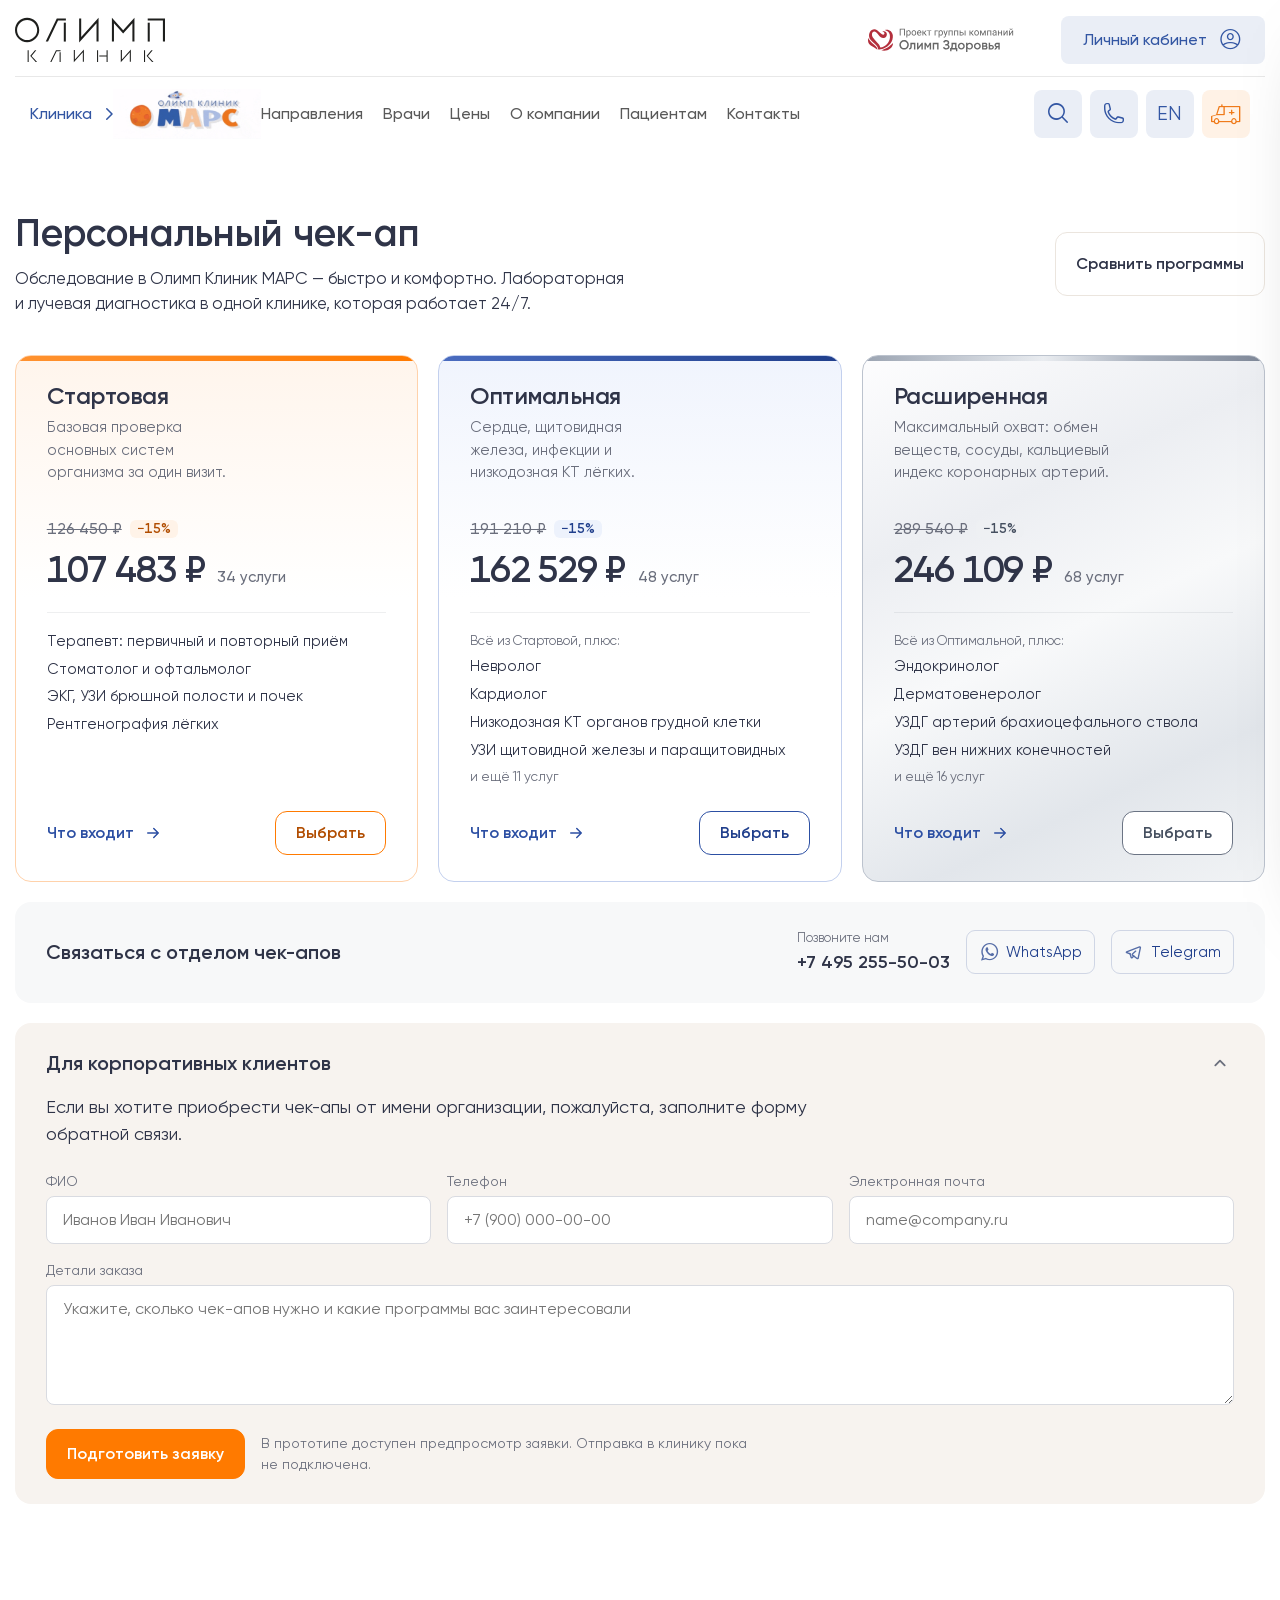
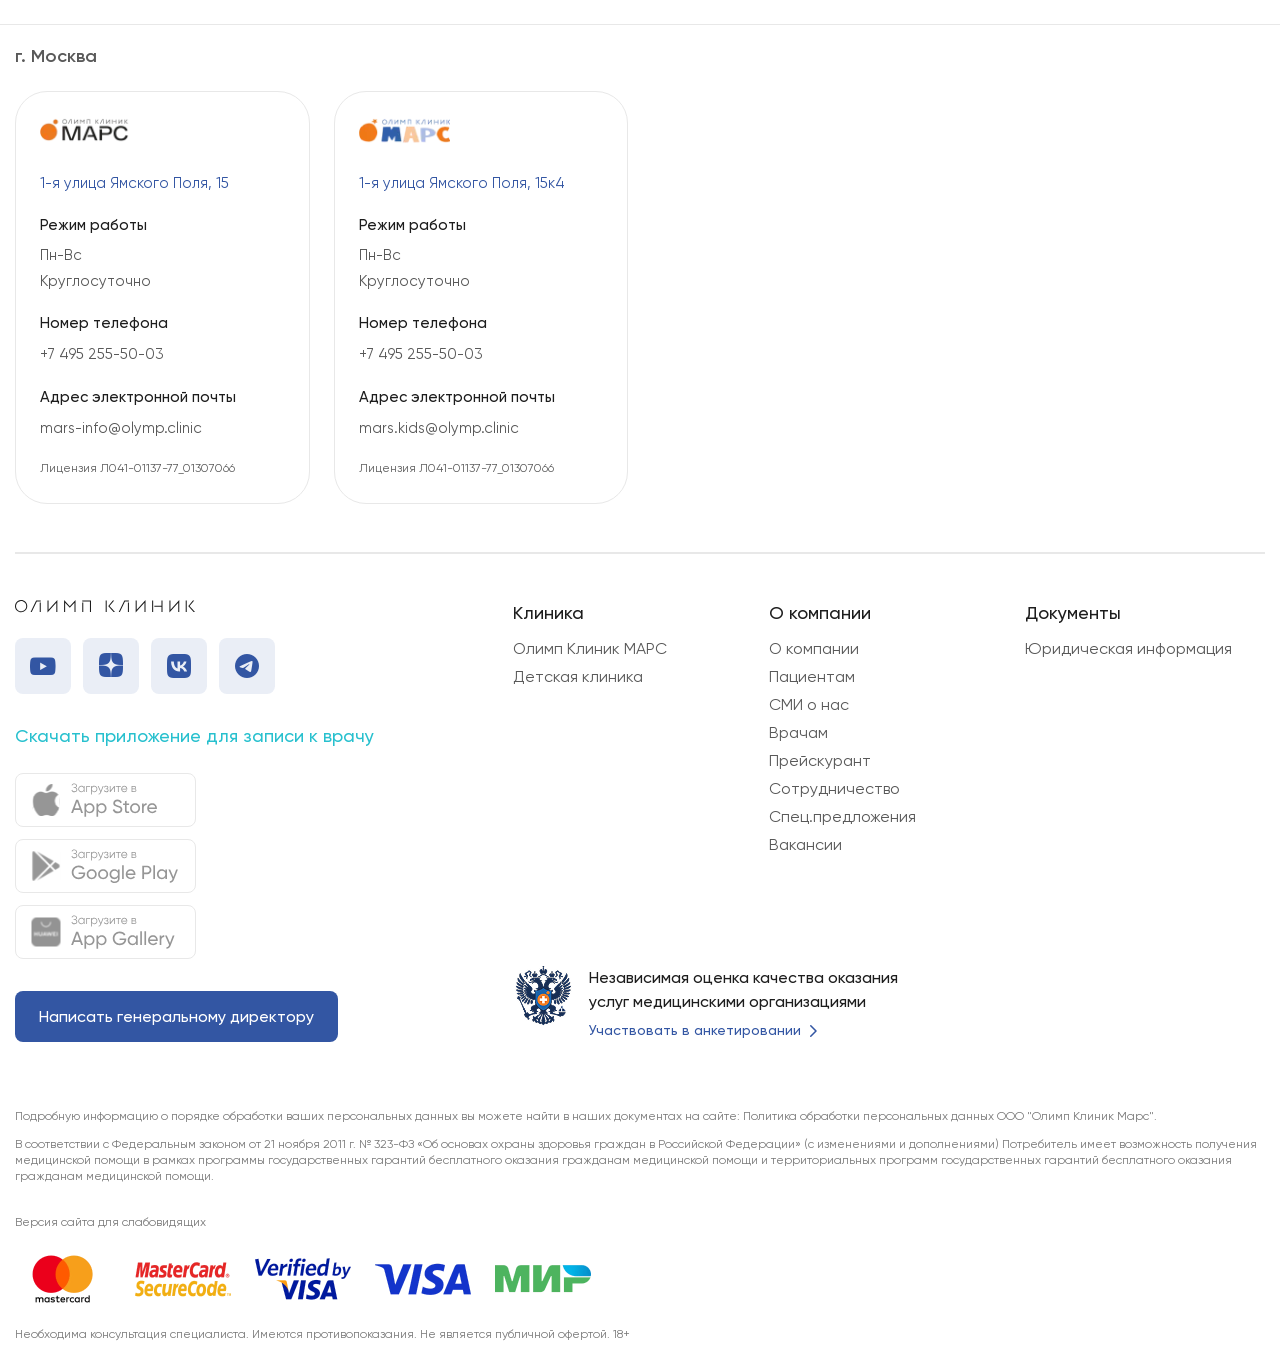
<file: v4.html>
<!doctype html>
<html lang="ru">
<head>
<meta charset="utf-8">
<meta name="viewport" content="width=device-width, initial-scale=1, viewport-fit=cover">
<title>Конструктор чек-апа · v4</title>
<link rel="shortcut icon" href="site-shell/favicon/favicon.ico" type="image/x-icon">
<link rel="icon" type="image/png" sizes="16x16" href="site-shell/favicon/favicon-16x16.png">
<link rel="icon" type="image/png" sizes="32x32" href="site-shell/favicon/favicon-32x32.png">
<link rel="icon" type="image/png" sizes="48x48" href="site-shell/favicon/favicon-48x48.png">
<link rel="icon" type="image/png" sizes="192x192" href="site-shell/favicon/favicon-192x192.png">
<link rel="icon" type="image/png" sizes="512x512" href="site-shell/favicon/favicon-512x512.png">
<link rel="apple-touch-icon" sizes="167x167" href="site-shell/favicon/apple-touch-icon-167x167.png">
<link rel="apple-touch-icon" sizes="180x180" href="site-shell/favicon/apple-touch-icon-180x180.png">
<link rel="preconnect" href="https://fonts.googleapis.com">
<link rel="stylesheet" href="https://fonts.googleapis.com/css2?family=JetBrains+Mono:wght@400;600&display=swap">
<style>
/* v2 — по макету Figma «Mars clinic» (node 2-894): кремовый фон, белые карточки, navy-остров заказа, оранжевый акцент.
   Всё выровнено по одной сетке: общий левый край у заголовка, карточек и логотипа; общая ось у текста и кнопок на интро. */
:root{
  --page:#ffffff; --bg:#f7f3ef; --card:#ffffff; --card-shadow:0 0 24px rgba(0,35,112,.12); --cream:#f6efe8; --cream-2:#efe6dc;
  --hover-shadow:0 30px 70px -18px rgba(150,96,52,.14),0 8px 24px -12px rgba(150,96,52,.08);
  --ink:#2f3448; --muted:#6b6f7d; --faint:#9a9daa; --line:#ebe5de;
  --navy:#203f8c; --navy-2:#18326f; --blue:#2c4fa3;
  --orange:#ff7a00; --orange-2:#ff9230;
  --ok:#00a69c; --ok-soft:#e5f6f5; --warn:#b45309; --warn-soft:#fff1e5; --err:#e84355;
  --f-ui:SiteGilroy,-apple-system,BlinkMacSystemFont,"Segoe UI",Roboto,Helvetica,Arial,sans-serif;
  --f-mono:"JetBrains Mono",ui-monospace,Menlo,monospace;
  --gut:15px; --container:1502px; --sh-h:167px; --sh-bar:91px; --sh-bottom:0px;   /* внешнее поле страницы */
  --pad:clamp(16px,calc(8px + 1.85vw),40px);   /* внутреннее поле карточек */
  --gap:clamp(12px,calc(8px + .9vw),18px);   /* расстояние между карточками */
  --program-gap:clamp(16px,1.6vw,24px);
  --program-pad-x:clamp(20px,2.4vw,40px);
  --program-pad-y:clamp(20px,2vw,32px);
  /* --vu: «вертикальный пиксель». 1px при высоте окна от 900, плавно до .5px при 600 — на него умножены вертикальные отступы */
  --vu:clamp(.5px,calc(.5px + (100svh - 600px) * .00167),1px);
  --v-page:clamp(12px,min(2.4vw,calc(32 * var(--vu))),32px);   /* верхнее поле страницы */
  --v-bottom:120px;                                          /* нижнее поле: под панелью заказа на мобильном */
  --pad-y:clamp(14px,min(var(--pad),calc(40 * var(--vu))),40px);   /* вертикальное поле карточек */
  --ctl:max(50px,calc(64 * var(--vu)));                      /* высота крупных кнопок */
  --ac-px:clamp(16px,calc(10.667px + 1.481vw),24px);
  --ac-py:clamp(14px,calc(24 * var(--vu)),24px);
  --b:clamp(.78px,calc(.66px + .0375vw),1px);                /* масштаб кнопок «Для мужчины / женщины» (1px = макет 96px) */
  --r:16px; --r-lg:24px;
  --spring:cubic-bezier(.32,1.42,.52,1); --ease:cubic-bezier(.2,.8,.2,1);
  color-scheme:light;
}
/* v4 — темы уровней в одном месте. Цвет обозначает уровень программы, а не пол или направление.
   --lv: основной цвет уровня · --lv-sel: рамка и галочка выбранной карточки · --lv-fill: заливка под белым текстом
   --lv-deep: текст в цвете уровня · --lv-soft: светлая подложка · --lv-line: рамка · --lv-bg: фон карточки программы */
.lv-start{--lv-dark:#ff9a45;--lv:#ff7a00;--lv-sel:#ff7a00;--lv-fill:#c95700;--lv-deep:#b14d00;--lv-soft:#fff3e8;--lv-line:#ffd2ab;
  --lv-stripe:linear-gradient(90deg,#ff9230,#ff7a00);--lv-bg:linear-gradient(180deg,#fff5ec 0,#fff 46%)}
.lv-optimal{--lv-dark:#a9c0ff;--lv:#2c4fa3;--lv-sel:#2c4fa3;--lv-fill:#2c4fa3;--lv-deep:#203f8c;--lv-soft:#edf2fc;--lv-line:#c3d0ee;
  --lv-stripe:linear-gradient(90deg,#4a6cc0,#203f8c);--lv-bg:linear-gradient(180deg,#f0f4fd 0,#fff 46%)}
.lv-extended{--lv-dark:#dfe3ea;--lv:#8d96a6;--lv-sel:#6b7484;--lv-fill:#5b6474;--lv-deep:#465060;--lv-soft:#eef0f3;--lv-line:#bcc3ce;
  --lv-stripe:linear-gradient(90deg,#9aa3b1,#e9ecf0 45%,#a7afbc 70%,#7f8898);
  --lv-bg:linear-gradient(155deg,#fdfdfe 0,#eceef2 30%,#f8f9fa 52%,#e2e6eb 78%,#f1f3f5 100%)}
*{box-sizing:border-box}
html,body{margin:0}
html,body{overflow-x:clip}
body{background:var(--page);color:var(--ink);font-family:var(--f-ui);font-size:16px;line-height:1.5;-webkit-font-smoothing:antialiased}
button{font:inherit;color:inherit;cursor:pointer}
:focus-visible{outline:2px solid var(--orange);outline-offset:2px}
/* обводка только для клавиатуры: после клика мышью или тапа её нет */
html[data-input="pointer"] :focus-visible{outline:none}
h1,h2,h3,h4{margin:0;text-wrap:balance}
.mono{font-variant-numeric:tabular-nums;font-weight:600}

.wrap{max-width:var(--container);margin:0 auto;padding:clamp(24px,min(3.4vw,calc(56 * var(--vu))),56px) max(var(--gut),env(safe-area-inset-right,0px)) var(--v-bottom) max(var(--gut),env(safe-area-inset-left,0px))}

@media (max-width:575px){ :root{--gut:16px} }
@media (min-width:1101px){
  :root{--v-bottom:clamp(32px,calc(120 * var(--vu)),120px);--b:clamp(.7px,min(calc(.7px + (100svh - 600px) * .001),calc(.7px + (100vw - 1100px) * .0008)),1px)}
  body.intro{--v-bottom:var(--v-page)}
}

/* ---------- logo ---------- */

/* ---------- stepper ---------- */
.stepper{display:flex;align-items:center;gap:6px;flex-wrap:wrap}
.st{display:flex;align-items:center;gap:10px;height:max(34px,calc(40 * var(--vu)));padding:0 16px;border-radius:12px;font-size:clamp(14px,calc(13.333px + .185vw),15px);color:var(--faint);font-weight:500;white-space:nowrap;transition:background .3s,color .3s}
.st b{font-weight:500;min-width:10px;text-align:center;display:grid;place-items:center}
.st b svg{width:13px;height:13px;color:var(--ok)}
.st.done{color:var(--muted)}
.st.cur{color:var(--ink);font-weight:700;background:var(--bg)}
.st.cur b{color:var(--orange);font-weight:600}

/* ---------- page head (шаги 1–4) ---------- */
.phead{display:grid;grid-template-columns:minmax(0,1fr) auto;align-items:center;gap:20px 32px;margin-bottom:clamp(14px,min(1.4vw,calc(20 * var(--vu))),20px)}
.phead h2{font-size:clamp(24px,min(max(2.6vw,calc(21px + 1.1vw)),5svh),42px);line-height:1.1;font-weight:700;letter-spacing:-.03em}
.phead p{margin:max(4px,calc(10 * var(--vu))) 0 0;color:var(--muted);font-size:clamp(15px,calc(13.667px + .37vw),17px)}
body.intro #flowHead{display:none}
@media (max-width:860px){ .phead{grid-template-columns:minmax(0,1fr)} .phead .stepper{order:-1;position:relative;flex-wrap:nowrap;overflow-x:auto;scrollbar-width:none;-webkit-overflow-scrolling:touch;margin-inline:calc(-1 * var(--gut));padding-inline:var(--gut)} .phead .stepper::-webkit-scrollbar{display:none} .phead .st{flex:none} }

/* ---------- layout ---------- */
.grid{display:grid;grid-template-columns:minmax(0,1fr) clamp(300px,24vw,413px);gap:var(--gap);align-items:stretch}
@media (min-width:1101px){ body:not(.s1) .grid{column-gap:clamp(40px,3.4vw,64px)} }
.grid.solo{grid-template-columns:minmax(0,1fr)}
.grid.solo .aside{display:none}
.stage{min-width:0}
.view{animation:viewIn .5s var(--ease) both}
@keyframes viewIn{from{opacity:0;transform:translateY(10px);filter:blur(6px)}to{opacity:1;transform:none;filter:none}}
@media (max-width:1100px){ .grid{grid-template-columns:minmax(0,1fr)} .aside{display:none} }

/* ================= INTRO ================= */
.hero{position:relative;background:linear-gradient(180deg,rgba(246,241,236,.5),rgba(239,228,218,.5));border-radius:var(--r-lg);min-height:clamp(500px,calc(100svh - var(--sh-h) - var(--v-page) - var(--v-bottom) - 23px - max(8px,calc(22 * var(--vu)))),800px);display:grid;grid-template-rows:1fr;isolation:isolate}
.hero-body{position:relative;z-index:3;display:grid;grid-template-columns:minmax(0,46%) 1fr;padding:0 0 0 clamp(24px,5vw,80px)}
.hero-copy{display:flex;flex-direction:column;align-items:center;justify-content:center;text-align:center;gap:max(10px,calc(22 * var(--vu)));padding:max(16px,calc(48 * var(--vu))) 0 max(20px,calc(64 * var(--vu)))}
.eyebrow{color:var(--muted);font-size:clamp(15px,calc(13.667px + .37vw),17px);font-weight:500}
.h1{font-size:clamp(26px,min(3.1vw,5.6svh),54px);line-height:1.04;font-weight:700;letter-spacing:-.02em;text-transform:uppercase}
.h1 em{font-style:normal;color:var(--orange)}
.lead{margin:0;color:var(--ink);opacity:.82;font-size:clamp(17px,1.2vw,21px);line-height:1.4;max-width:30em}
.pick{display:grid;grid-template-columns:1fr 1fr;gap:12px;width:100%;max-width:672px;margin-top:max(12px,calc(34 * var(--vu)))}
.who-btn{position:relative;height:calc(96 * var(--b));border:0;border-radius:20px;background:var(--card);box-shadow:0 23px 30px rgba(66,68,90,.07);display:grid;align-items:center;overflow:visible;isolation:isolate;transition:background .3s var(--ease),transform .45s var(--spring),box-shadow .3s}
.who-btn .t{display:flex;flex-direction:column;align-items:center;line-height:1.2}
.who-btn .t b{font-size:max(16px,calc(22 * var(--b)));font-weight:600;letter-spacing:-.025em;line-height:1.14;white-space:nowrap}
.who-btn .t small{font-size:max(13px,calc(15 * var(--b)));color:var(--muted);margin-top:2px;white-space:nowrap}
/* иконка одного размера и на одной высоте в обеих кнопках, зеркально по краям */
.who-btn .icw{position:absolute;inset:0;overflow:hidden;border-radius:inherit;pointer-events:none;z-index:1}
.who-btn .ic{position:absolute;display:flex;align-items:center;justify-content:center;pointer-events:none;z-index:1;transition:transform .5s var(--spring)}
.who-btn .rot{flex:none;display:block}
.who-btn .crop{display:block;position:relative;overflow:hidden}
.who-btn .crop img{position:absolute;max-width:none;display:block}
/* геометрия 1:1 из Figma (кнопка 330×96) */
.who-m .ic{left:calc(-10 * var(--b));top:calc(9 * var(--b));width:calc(127.47 * var(--b));height:calc(153.63 * var(--b))}
.who-m .rot{transform:rotate(-11.18deg)}
.who-m .crop{width:calc(103 * var(--b));height:calc(136.25 * var(--b))}
.who-m .crop img{left:-44.49%;top:-21.09%;width:185.07%;height:139.91%}
.who-f .ic{right:calc(8.6 * var(--b));top:calc(-55 * var(--b));width:calc(118.4 * var(--b));height:calc(146.64 * var(--b))}
.who-f .rot{transform:rotate(-20.31deg)}
.who-f .crop{width:calc(79.23 * var(--b));height:calc(127.04 * var(--b))}
.who-f .crop img{inset:0;width:100%;height:100%}
.who-m{grid-template-columns:calc(110 * var(--b)) 1fr;padding:0 calc(28 * var(--b)) 0 0}

.who-m .t{grid-column:2}
.who-f{grid-template-columns:1fr calc(110 * var(--b));padding:0 0 0 calc(28 * var(--b))}

.who-f .t{grid-column:1}
@media (hover:hover){.who-btn:hover{transform:translateY(-2px);box-shadow:0 26px 34px rgba(66,68,90,.14)}}
@media (hover:hover){.who-m:hover .ic{transform:translateY(-4px) rotate(6deg)}}
@media (hover:hover){.who-f:hover .ic{transform:translateY(-4px) rotate(-6deg)}}
.who-btn:active{transform:scale(.98)}
.skip{margin-top:max(0px,calc(6 * var(--vu)));background:none;border:0;color:var(--muted);font-size:clamp(14px,calc(13.333px + .185vw),15px);text-decoration:underline;text-decoration-color:var(--line);text-underline-offset:4px;padding:4px}
@media (hover:hover){.skip:hover{color:var(--ink)}}
/* фото: прижато к правому и нижнему краю карточки, голова выходит за верхний край */
.hero-ph{position:absolute;z-index:2;right:0;bottom:0;top:calc(-1 * min(16%,var(--v-page)));width:57%;overflow:hidden;border-bottom-right-radius:var(--r-lg);pointer-events:none}
.hero-ph img{position:absolute;right:0;bottom:-2%;width:100%;max-width:none;aspect-ratio:1;object-fit:cover;object-position:right bottom}
.hero-facts{margin:max(8px,calc(22 * var(--vu))) 0 0;text-align:center;color:var(--muted);font-size:clamp(14px,calc(13.333px + .185vw),15px)}
.hero-facts .pr{color:var(--warn)}
/* фото вписывается и в ширину, и в высоту блока: на низком окне голова не обрезается */
@media (min-width:1101px){
  .hero-ph{container-type:size}
  .hero-ph img{width:min(100cqw,105cqh)}
  .hero-body{grid-template-columns:minmax(0,max(46%,520px)) 1fr}
}
@media (max-width:1100px){
  .h1{font-size:clamp(26px,calc(19px + 2.2vw),40px)}
  .lead{font-size:clamp(15.5px,calc(14.273px + .341vw),17px)}
  .pick{grid-template-columns:repeat(auto-fit,minmax(min(100%,290px),1fr))}
  .hero{min-height:0;grid-template-rows:auto auto auto;margin-top:0}
  .hero-body{grid-template-columns:minmax(0,1fr);padding:0 clamp(16px,4vw,48px)}
  .hero-copy{padding:36px 0 32px}
  .hero-ph{position:relative;top:auto;width:100%;height:auto;margin-top:calc(min(100%,640px) * -.085);display:flex;justify-content:center;border-radius:0 0 var(--r-lg) var(--r-lg)}
  .hero-ph img{position:static;display:block;width:min(100%,640px)}
}
@media (max-width:640px){
  .hero{border-radius:16px}
  .hero-ph{border-radius:0 0 16px 16px}
  .pick{margin-top:18px}
}

/* ================= PROGRAMS ================= */
/* subgrid: название, цена, шкала, счётчики, список и ссылка стоят на одной линии во всех трёх карточках */
.cards{container-type:inline-size;display:grid;grid-template-columns:repeat(3,minmax(0,1fr));column-gap:var(--gap);row-gap:0}
.pcard{position:relative;grid-row:span 6;display:grid;grid-template-rows:subgrid;background:var(--card);border-radius:var(--r);padding:var(--pad-y) var(--pad);border:1px solid #e8e8e8;cursor:pointer;transition:border-color .25s,box-shadow .3s,transform .4s var(--spring)}
@media (hover:hover){.pcard:hover{box-shadow:var(--card-shadow)}}
/* выбранная: рамка 2px без сдвига вёрстки — второй пиксель даёт внутренняя тень */
.pcard{background:var(--lv-bg,var(--card));border-color:var(--lv-line,#e8e8e8)}
.pcard::before{content:"";position:absolute;left:-1px;right:-1px;top:-1px;height:6px;border-radius:var(--r) var(--r) 0 0;background:var(--lv-stripe,var(--lv))}
.pcard.sel{border-color:var(--lv-sel);box-shadow:inset 0 0 0 1px var(--lv-sel),0 0 0 0 transparent}
@media (hover:hover){.pcard.sel:hover{box-shadow:inset 0 0 0 1px var(--lv-sel),var(--card-shadow)}}
.pcard .meter{background:rgba(47,52,72,.1)}
.pcard .meter i{background:var(--lv)}
.p-foot{display:flex;justify-content:space-between;align-items:center;gap:10px 16px;flex-wrap:wrap;margin-top:max(10px,calc(26 * var(--vu)))}
.p-pick{display:inline-flex;align-items:center;justify-content:center;gap:8px;min-height:44px;padding:0 20px;border-radius:12px;border:1.5px solid var(--lv-sel);background:#fff;color:var(--lv-deep);font-weight:700;font-size:clamp(15px,calc(14.333px + .185vw),16px);white-space:nowrap;transition:background .25s,color .25s}
.p-pick svg{width:16px;height:16px}
.pcard.sel .p-pick{background:var(--lv-fill);border-color:var(--lv-fill);color:#fff}
@media (hover:hover){.pcard:not(.sel):hover .p-pick{background:var(--lv-soft)}}
.lvtag{display:inline-flex;align-items:center;gap:7px;font-size:12.5px;font-weight:700;letter-spacing:.06em;text-transform:uppercase;color:var(--lv-deep);line-height:1.2}
.pcard h3{font-size:clamp(19px,calc(8px + 1.6cqw),24px);font-weight:700;letter-spacing:-.02em;line-height:1.2}
.pcard .desc{margin:max(3px,calc(6 * var(--vu))) 0 0;color:var(--muted);font-size:clamp(14px,calc(13.333px + .185vw),15px);line-height:1.5}
.price{padding-top:max(12px,calc(30 * var(--vu)));font-variant-numeric:tabular-nums;font-weight:700;font-size:clamp(24px,calc(14px + 2cqw),36px);letter-spacing:-.02em;line-height:1.1;align-self:end}
.meter{margin-top:max(10px,calc(18 * var(--vu)));height:2px;background:var(--line);border-radius:2px;overflow:hidden}
.meter i{display:block;height:100%;background:var(--orange);transition:width .8s var(--spring)}
.counts{margin:max(8px,calc(16 * var(--vu))) 0 0;color:var(--muted);font-size:clamp(14px,calc(13.333px + .185vw),15px)}
.counts b{color:var(--ink);font-weight:700}
.hl{list-style:none;margin:max(12px,calc(26 * var(--vu))) 0 0;padding:max(10px,calc(22 * var(--vu))) 0 0;border-top:1px dashed var(--line);display:grid;gap:max(4px,calc(8 * var(--vu)));align-content:start;font-size:clamp(14px,calc(13px + .278vw),15.5px)}
.hl .plus{color:var(--muted);font-size:clamp(13px,calc(12.333px + .185vw),14px)}
/* вход карточек программ: текст со стаггером, линия рисуется слева направо; только при переходе на шаг (.view) */
@media (prefers-reduced-motion:no-preference){
  .view .pcard{--c:0}
  .view .pcard:nth-child(2){--c:1}
  .view .pcard:nth-child(3){--c:2}
  .view .pcard .p-top{--d:0}
  .view .pcard .price{--d:1}
  .view .pcard .meter{--d:2}
  .view .pcard .counts{--d:4}
  .view .pcard .hl{--d:5}
  .view .pcard .hl li:nth-child(1){--d:6}
  .view .pcard .hl li:nth-child(2){--d:7}
  .view .pcard .hl li:nth-child(3){--d:8}
  .view .pcard .hl li:nth-child(4){--d:9}
  .view .pcard .hl li:nth-child(5){--d:10}
  .view .pcard .hl li:nth-child(6){--d:11}
  .view .pcard .p-foot{--d:12}
  .view .pcard :is(.p-top,.price,.counts,.hl li,.p-foot){animation:cardText .55s var(--ease) backwards;animation-delay:calc(140ms + var(--c) * 100ms + var(--d) * 55ms)}
  .view .pcard .meter{animation:lineScan .9s cubic-bezier(.65,0,.2,1) backwards;animation-delay:calc(140ms + var(--c) * 100ms + var(--d) * 55ms)}
  .view .pcard .hl{animation:hlLine .5s linear backwards;animation-delay:calc(140ms + var(--c) * 100ms + var(--d) * 55ms)}
}
@media (prefers-reduced-motion:no-preference) and (max-width:860px){ .view .pcard:nth-child(n){--c:0} }
@keyframes cardText{from{opacity:0;transform:translateY(8px)}}
@keyframes lineScan{from{clip-path:inset(0 100% 0 0)}to{clip-path:inset(0 0 0 0)}}
@keyframes hlLine{from{border-top-color:transparent}}
.p-link{justify-self:start;display:inline-flex;align-items:center;gap:10px;border:0;background:none;padding:4px 0;font-size:clamp(15px,calc(14.333px + .185vw),16px);font-weight:700;color:var(--blue)}
.p-link svg{width:18px;height:18px;transition:transform .35s var(--spring)}
@media (hover:hover){.p-link:hover svg{transform:translateX(4px)}}
@media (max-width:860px){ .cards{grid-template-columns:minmax(0,1fr);row-gap:var(--gap)} .pcard{grid-row:auto;grid-template-rows:none} .pcard h3{font-size:clamp(20px,calc(17.12px + .8vw),24px)} .price{font-size:clamp(24px,calc(19.68px + 1.2vw),30px)} }

/* ---------- v4: шаги — нейтральные цвета, ширина как у блока заказа ---------- */
.st{color:var(--faint)}
.st b svg{color:var(--muted)}
.st.done{color:var(--muted)}
.st.cur{background:#f2f3f5;color:var(--ink)}
.st.cur b{color:var(--ink)}
/* подпись только у текущего шага; у остальных — цифра или галочка, название остаётся для экранных чтилок. Одинаково на телефоне и десктопе */
body:not(.s1) .phead .stepper{flex-wrap:nowrap;justify-content:space-between;gap:2px;background:#f7f8f9;border-radius:14px;padding:4px;margin-inline:0;overflow:visible;width:100%}
body:not(.s1) .phead .st{flex:none;justify-content:center;min-width:40px;padding:0 12px;gap:8px;font-size:14.5px}
body:not(.s1) .phead .st.cur{flex:1;background:#fff;box-shadow:0 1px 3px rgba(20,24,40,.08)}
body:not(.s1) .phead .st:not(.cur) span{position:absolute;width:1px;height:1px;overflow:hidden;clip-path:inset(50%);white-space:nowrap}
@media (min-width:1101px){
  body:not(.s1) .phead{grid-template-columns:minmax(0,1fr) clamp(300px,24vw,413px);column-gap:clamp(40px,3.4vw,64px)}
}
/* ---------- v4: упрощённый шаг 1 — без шагов и блока заказа, больше воздуха ---------- */
body.s1 .phead .stepper{display:none}
body.s1 .phead{margin-bottom:clamp(24px,min(3vw,calc(44 * var(--vu))),44px)}
body.s1 .phead{grid-template-columns:minmax(0,1fr)}
body.s1 #phead{text-align:center}
body.s1 .phead p{max-width:36em;margin-inline:auto}
body.s1 .cards{column-gap:clamp(16px,2.2vw,32px)}
body.s1 .cards{column-gap:var(--program-gap)}
body.s1 .pcard{grid-row:span 4;padding:var(--program-pad-y) var(--program-pad-x)}
body.s1 .pcard .radio{top:calc(var(--program-pad-y) + 4px);right:var(--program-pad-x)}
body.s1 .price{display:flex;align-items:baseline;gap:12px;flex-wrap:wrap;padding-top:max(16px,calc(36 * var(--vu)))}
.price .was{flex-basis:100%;order:-1;display:flex;align-items:center;gap:8px;font-size:clamp(14px,calc(13.333px + .185vw),15px);font-weight:500;color:var(--muted);letter-spacing:0}
.price .was i{font-style:normal;font-weight:700;font-size:13px;color:var(--lv-deep,var(--ink));background:var(--lv-soft,#f1f1f1);border-radius:6px;padding:2px 7px}
body.s1 .price small{font-size:clamp(14px,calc(13.333px + .185vw),15px);font-weight:500;color:var(--muted);letter-spacing:0}
body.s1 .hl{margin-top:max(14px,calc(22 * var(--vu)));padding-top:max(12px,calc(18 * var(--vu)));gap:max(4px,calc(6 * var(--vu)));border-top:1px solid rgba(47,52,72,.08);font-size:clamp(14px,calc(13.333px + .185vw),15px);line-height:1.45}
body.s1 .hl .plus{font-size:13.5px}
body.s1 .p-foot{margin-top:max(16px,calc(24 * var(--vu)))}
.btn-outline{min-height:var(--ctl);min-width:min(100%,320px);padding:0 32px;border:1.5px solid #cfd3dc;border-radius:14px;background:#fff;color:var(--ink);font-size:clamp(16px,calc(15.333px + .185vw),17px);font-weight:700}
@media (hover:hover){.btn-outline:hover{border-color:var(--navy);color:var(--navy)}}
@media (max-width:860px){ body.s1 .pcard{grid-row:auto} body.s1 .cards{row-gap:var(--program-gap)} }
/* иконка программы в правом верхнем углу: заходит за край, карточка её обрезает */
.pcard{overflow:hidden;isolation:isolate}
.pcard::before{z-index:2}
.p-ico{--ico:clamp(220px,19vw,300px);position:absolute;z-index:0;width:var(--ico);height:auto;top:calc(var(--ico) * var(--oy,-.42));right:calc(var(--ico) * var(--ox,-.4));pointer-events:none;
  transform:rotate(-6deg);transform-origin:30% 70%;transition:transform .7s var(--spring),filter .4s;filter:saturate(.92)}
/* видимая часть подобрана под каждую иконку: в углу карточки остаётся самое узнаваемое */
.pcard.lv-start .p-ico{--ox:-.44;--oy:-.40}
.pcard.lv-optimal .p-ico{--ico:clamp(180px,15vw,240px);--ox:-.2;--oy:-.14}
@media (max-width:860px){ .pcard.lv-optimal .p-ico{--ico:clamp(160px,42vw,210px)} }
.pcard.lv-extended .p-ico{--ox:-.3;--oy:-.36}
.pcard > :not(.p-ico){position:relative;z-index:1}
.pcard.sel .p-ico{transform:rotate(0) scale(1.06);filter:saturate(1.12)}
@media (hover:hover){.pcard:hover:not(.sel) .p-ico{transform:rotate(-2deg) scale(1.03)}}
@media (max-width:860px){ .p-ico{--ico:clamp(190px,52vw,260px)} }
body.s1 .pcard .p-top{padding-right:calc(clamp(220px,19vw,300px) * .5)}
@media (max-width:860px){ body.s1 .pcard .p-top{padding-right:calc(clamp(190px,52vw,260px) * .5)} }
/* ---------- compare (мобильная версия) ---------- */
.compare{box-shadow:var(--card-shadow);margin-top:var(--gap);background:var(--card);border-radius:var(--r);overflow:hidden}
.compare summary{list-style:none;cursor:pointer;padding:18px var(--pad);display:flex;justify-content:space-between;align-items:center;font-weight:700}
.compare summary::-webkit-details-marker{display:none}
.compare summary svg{width:18px;height:18px;transition:transform .3s var(--ease)}
.compare[open] summary svg{transform:rotate(180deg)}
.cmp-tools,.cmp-toggle{padding:0 var(--pad) 12px;display:flex;gap:8px;align-items:center;font-size:15px;color:var(--muted)}
.cmp-toggle{padding:0;margin:14px 0}
.tbl-wrap{overflow:auto;max-height:min(520px,60svh);border-top:1px solid var(--line)}
.sheet-tbl{max-height:none;border:0}
table{border-collapse:collapse;width:100%;font-size:15px;min-width:520px}
th,td{padding:9px 12px;border-bottom:1px solid var(--line);text-align:center}
th:first-child,td:first-child{text-align:left}
thead th{position:sticky;top:0;background:var(--card);z-index:1;font-weight:700}
td.g{background:var(--bg);font-weight:700;font-size:12.5px;letter-spacing:.08em;text-transform:uppercase;color:var(--muted)}
.yes{color:var(--ok)}.no{color:var(--line)}.yes svg{width:16px;height:16px}
@media (min-width:1101px){ #cmp{display:none} }

/* ---------- buttons ---------- */
.btn{display:inline-flex;align-items:center;justify-content:center;gap:10px;white-space:nowrap;border-radius:12px;border:1px solid var(--line);background:var(--card);color:var(--ink);padding:max(8px,calc(12 * var(--vu))) 20px;font-weight:600;font-size:clamp(15px,calc(14.333px + .185vw),16px);transition:transform .3s var(--spring),background .2s,opacity .2s,border-color .2s}
.btn:active{transform:scale(.97)}
.btn svg{width:16px;height:16px}
.btn-dark{background:var(--orange);border-color:var(--orange);color:#fff}
@media (hover:hover){.btn-dark:hover{background:var(--orange-2);border-color:var(--orange-2)}}
.btn-lg{padding:8px 8px 8px 28px;min-height:var(--ctl);font-size:clamp(16px,calc(15.333px + .185vw),17px);justify-content:space-between}
.btn-lg svg{width:34px;height:34px;padding:9px;border-radius:50%;background:rgba(255,255,255,.2)}
.btn-ghost{background:transparent;border-color:transparent;color:var(--muted)}
.btn[disabled],.btn[aria-disabled="true"]{background:var(--line);border-color:var(--line);color:var(--faint);cursor:not-allowed;transform:none;box-shadow:none}
@media (hover:hover){.btn[disabled]:hover,.btn[aria-disabled="true"]:hover{background:var(--line);border-color:var(--line);color:var(--faint);cursor:not-allowed;transform:none;box-shadow:none}}
.btn-lg[disabled] svg,.btn-lg[aria-disabled="true"] svg{background:rgba(47,52,72,.07)}
.nav-hint{display:flex;align-items:flex-start;gap:10px;margin:max(12px,calc(28 * var(--vu))) 0 -12px;font-size:15px;font-weight:600;line-height:1.35;color:var(--ink)}
.nav-hint::before{content:"!";flex:none;width:20px;height:20px;border-radius:50%;background:var(--orange);color:#fff;font-size:13px;font-weight:700;line-height:1;display:grid;place-items:center}
.nav{display:flex;justify-content:space-between;align-items:center;gap:10px;margin-top:max(14px,calc(28 * var(--vu)));flex-wrap:wrap}
.nav .hint{color:var(--muted);font-size:15px}
.nav.docked{display:none}

/* ================= ISLAND (Ваш заказ) ================= */
.aside{min-width:0}
.aside-in{transition:top .42s cubic-bezier(.2,.8,.2,1);position:sticky;top:20px;display:flex;flex-direction:column;gap:var(--gap)}
body.s1 .aside-in{height:100%}
.aside-note:empty{display:none}
.aside-note .resolve{margin-top:0}
.island{position:relative;display:flex;flex-direction:column;background:linear-gradient(170deg,#24479a,var(--navy) 55%,var(--navy-2));color:#fff;border-radius:var(--r);padding:var(--pad-y) 0 0;min-height:100%;overflow:hidden}
body:not(.s1) .island{min-height:0}
.island > *{padding-inline:var(--pad)}
.island h4{font-size:14px;letter-spacing:.08em;text-transform:uppercase;font-weight:700;color:rgba(255,255,255,.88);display:flex;justify-content:space-between;margin-bottom:max(8px,calc(16 * var(--vu)))}
.island h4 span:last-child{color:rgba(255,255,255,.55);letter-spacing:0;text-transform:none;font-weight:500}
.lines{display:grid;gap:0;position:relative}
.line{display:flex;justify-content:space-between;gap:12px;padding:max(7px,calc(12 * var(--vu))) 0;border-bottom:1px solid rgba(255,255,255,.1);font-size:15.5px}
.line small{display:block;color:rgba(255,255,255,.6);font-size:13.5px}
.isl-gift{margin:max(12px,calc(22 * var(--vu))) var(--pad) 0;border-radius:10px;background:rgba(255,255,255,.1);padding:12px 14px;font-size:14.5px;line-height:1.45}
.isl-gift:empty{display:none}
.isl-gift b{display:block;font-size:12.5px;letter-spacing:.08em;text-transform:uppercase;color:rgba(255,255,255,.7);margin-bottom:4px}
.isl-gift .mt{color:rgba(255,255,255,.6)}
.line .mono{white-space:nowrap}
@keyframes lineIn{from{opacity:0;transform:translateY(8px) scale(.97);filter:blur(4px)}to{opacity:1;transform:none;filter:none}}
.empty{background:rgba(255,255,255,.12);border-radius:8px;padding:14px 16px;font-size:15.5px;line-height:1.5}
.total{display:flex;justify-content:space-between;align-items:center;margin-top:max(12px,calc(26 * var(--vu)))}
.total>span:first-child{color:rgba(255,255,255,.7);font-size:15px}
.total .roll{font-size:32px}
.isl-save{display:flex;justify-content:space-between;gap:12px;flex-wrap:wrap;margin-top:6px;font-size:13.5px;color:rgba(255,255,255,.66);font-variant-numeric:tabular-nums}
.isl-save s{text-decoration-thickness:1px}
.isl-save:empty{display:none}
.isl-note{margin-top:max(10px,calc(22 * var(--vu)));font-size:13.5px;color:rgba(255,255,255,.66);line-height:1.5}
.isl-sp{flex:1;min-height:max(14px,calc(32 * var(--vu)))}
.isl-actions{display:grid;grid-template-columns:auto 1fr;gap:clamp(10px,1.3vw,20px);padding-bottom:var(--pad-y)}
.isl-actions:empty{display:none}
.isl-hint:empty{display:none}
.isl-hint,.isl-actions{position:relative}
.isl-hint .nav-hint{margin:0 0 18px;color:#fff}
.isl-actions .btn[disabled],.isl-actions .btn[aria-disabled="true"]{background:rgba(255,255,255,.12);border-color:transparent;color:rgba(255,255,255,.55)}
@media (hover:hover){.isl-actions .btn[disabled]:hover,.isl-actions .btn[aria-disabled="true"]:hover{background:rgba(255,255,255,.12);border-color:transparent;color:rgba(255,255,255,.55)}}
.isl-actions .btn[disabled] svg,.isl-actions .btn[aria-disabled="true"] svg{background:rgba(255,255,255,.1)}
.isl-actions .btn{min-height:var(--ctl)}
.isl-actions .btn-ghost{grid-column:1;grid-row:1;border:1px solid rgba(255,255,255,.4);color:#fff;padding:0 24px}
@media (hover:hover){.isl-actions .btn-ghost:hover{background:rgba(255,255,255,.08)}}
.isl-actions .btn-dark{grid-column:2;grid-row:1;padding:8px 10px 8px 30px}
.isl-actions .btn-dark:only-child{grid-column:1 / -1}
/* узкая колонка заказа на небольших десктопах: обе кнопки в один ряд */
@media (min-width:1101px) and (max-width:1320px){
  .island{--pad:18px}
  .isl-actions{gap:10px}
  .isl-actions .btn-ghost{padding:0 14px}
  .isl-actions .btn-dark{padding:8px 8px 8px 16px}
}
.isl-foot{border-top:1px solid rgba(255,255,255,.14);padding-block:max(10px,calc(22 * var(--vu))) max(12px,calc(26 * var(--vu)))}
.isl-foot:empty{display:none}
.isl-foot button{background:none;border:0;padding:0;color:#fff;font-size:16px;font-weight:500;display:inline-flex;gap:10px;align-items:center}
.isl-foot svg{width:16px;height:16px;transition:transform .35s var(--spring)}
@media (hover:hover){.isl-foot button:hover svg{transform:translateX(4px)}}

.roll{display:inline-flex;font-variant-numeric:tabular-nums;font-weight:700;letter-spacing:-.02em;line-height:1}

/* ================= ADDONS ================= */
.levelbar{display:flex;align-items:center;gap:14px;flex-wrap:wrap}
.levelbar .lbl{font-size:clamp(14px,calc(13.333px + .185vw),15px);color:var(--muted)}
.seg{position:relative;display:inline-grid;grid-auto-flow:column;grid-auto-columns:1fr;background:var(--bg);border-radius:12px;padding:4px;max-width:100%}
.seg button{border:0;background:none;padding:max(6px,calc(9 * var(--vu))) clamp(10px,calc(4.667px + 1.481vw),18px);border-radius:8px;font-size:clamp(14px,calc(13px + .278vw),15.5px);font-weight:600;color:var(--muted);white-space:nowrap}
.seg-ink{position:absolute;inset:4px;display:grid;grid-auto-flow:column;grid-auto-columns:1fr;background:var(--navy);border-radius:8px;pointer-events:none;transition:clip-path .55s var(--spring)}
.seg-ink span{display:grid;place-items:center;padding:max(6px,calc(9 * var(--vu))) clamp(10px,calc(4.667px + 1.481vw),18px);font-size:clamp(14px,calc(13px + .278vw),15.5px);font-weight:600;color:#fff;white-space:nowrap}
@media (max-width:360px){ .seg button,.seg-ink span{padding-inline:5px;font-size:13px} }
.block{margin-top:max(18px,calc(34 * var(--vu)))}
.block-h{display:flex;justify-content:space-between;align-items:baseline;gap:10px;margin-bottom:max(8px,calc(14 * var(--vu)));flex-wrap:wrap}
.block-h h3{font-size:clamp(18px,calc(16.667px + .37vw),20px);font-weight:700}
.block-h span{font-size:clamp(13.5px,calc(12.5px + .278vw),15px);color:var(--muted)}
.acards{display:grid;grid-template-columns:repeat(auto-fit,minmax(min(100%,240px),1fr));gap:var(--gap)}
.acards.g2{grid-template-columns:repeat(auto-fit,minmax(min(100%,340px),1fr))}
.acard{position:relative;text-align:left;background:var(--card);border:1px solid #e8e8e8;border-radius:var(--r);padding:var(--ac-py) var(--ac-px);display:flex;flex-direction:column;gap:max(6px,calc(12 * var(--vu)));cursor:pointer;transition:border-color .25s,box-shadow .3s}
@media (hover:hover){.acard:hover{box-shadow:var(--card-shadow)}}
.acard.on{border-color:var(--navy)}
/* второй пиксель рамки выбранной карточки: поверх содержимого, чтобы не прятался под фото */
.acard::after{content:"";position:absolute;inset:0;border-radius:calc(var(--r) - 1px);box-shadow:inset 0 0 0 1px transparent;pointer-events:none;transition:box-shadow .25s}
.acard.on::after{box-shadow:inset 0 0 0 1px var(--navy)}
.acard b{font-size:clamp(16px,calc(14.667px + .37vw),18px);display:block;padding-right:52px}
.acard p{margin:4px 0 0;color:var(--muted);font-size:clamp(14px,calc(13.333px + .185vw),15px)}
.acard .ic{width:44px;height:44px;border-radius:50%;background:var(--cream);display:grid;place-items:center;color:var(--orange)}
.acard .ic svg{width:20px;height:20px}
.acard .foot{display:flex;justify-content:space-between;align-items:center;gap:8px;margin-top:auto;padding-top:8px}
.acard .ap{font-variant-numeric:tabular-nums;font-weight:700;font-size:clamp(16px,calc(14.667px + .37vw),18px)}
.acard .ap.muted{color:var(--muted);font-weight:500;font-size:clamp(13px,calc(12.333px + .185vw),14px)}
.linkish{background:none;border:0;padding:0;color:var(--blue);font-weight:600;font-size:clamp(14px,calc(13.333px + .185vw),15px)}
/* ссылка на состав: тонкое полупрозрачное пунктирное подчёркивание */
.dotlink{font-weight:500;text-decoration:underline dotted;text-decoration-color:color-mix(in srgb,currentColor 40%,transparent);text-decoration-thickness:1px;text-underline-offset:4px}
@media (hover:hover){.linkish.dotlink:hover{text-decoration:underline dotted 1px;text-decoration-color:currentColor;text-underline-offset:4px}}
@media (hover:hover){.linkish:hover{text-decoration:underline;text-underline-offset:3px}}
.sw{position:absolute;top:var(--ac-py);right:var(--ac-px);width:44px;height:26px;border-radius:999px;background:var(--line);transition:background .25s}
.sw::after{content:"";position:absolute;top:3px;left:3px;width:20px;height:20px;border-radius:50%;background:#fff;box-shadow:0 1px 3px rgba(0,0,0,.25);transition:transform .45s var(--spring)}
.on .sw{background:var(--lv-sel,var(--navy))}.on .sw::after{transform:translateX(18px)}
.radio{position:absolute;top:var(--ac-py);right:var(--ac-px);width:24px;height:24px;border-radius:50%;border:1.5px solid #c9ccd4;background:#fff;transition:all .3s var(--spring)}
.on .radio{border:7px solid var(--lv-sel,var(--navy))}
/* у карточки программы вместо точки — галочка в цвете уровня */
.pcard .radio{top:calc(var(--pad-y) + 6px);right:var(--pad);width:28px;height:28px;display:grid;place-items:center;color:#fff}
.pcard .radio svg{width:15px;height:15px;opacity:0;transform:scale(.4);transition:opacity .25s,transform .4s var(--spring)}
.pcard.sel .radio{border-color:var(--lv-fill);background:var(--lv-fill)}
.pcard.sel .radio svg{opacity:1;transform:none}
@media (hover:hover){.pcard:hover:not(.sel) .radio{border-color:var(--lv-sel)}}
/* дополнения окрашены в цвет выбранной программы */
.acard.on{border-color:var(--lv-sel,var(--navy));background:var(--lv-soft,var(--card))}
.acard.on::after{box-shadow:inset 0 0 0 1px var(--lv-sel,var(--navy))}
.acard.photo .ph{background:radial-gradient(80% 80% at 50% 100%,var(--lv-line,#fbe0c9),var(--lv-soft,var(--cream)))}
/* плашка над дополнениями: к какой программе они подобраны */
/* фон плашки — тот же градиент, что у карточки программы на шаге 1, только по горизонтали */
.lv-start{--lv-band:linear-gradient(100deg,#ffe8d4 0,#fff4ea 38%,#fff 88%)}
.lv-optimal{--lv-band:linear-gradient(100deg,#dfe8fb 0,#eef3fd 38%,#fff 88%)}
.lv-extended{--lv-band:linear-gradient(100deg,#e2e6eb 0,#f4f5f7 30%,#e9ecf0 62%,#fbfbfc 100%)}
/* иконка программы в левом нижнем углу: уходит за край, плашка её обрезает */
.lvbanner{--bi:clamp(108px,9vw,136px);min-height:108px;position:relative;overflow:hidden;isolation:isolate;display:flex;align-items:center;gap:14px 20px;flex-wrap:wrap;background:var(--lv-band,var(--lv-soft));border:1px solid var(--lv-line);border-radius:var(--r);
  padding:max(16px,calc(24 * var(--vu))) var(--ac-px) max(16px,calc(24 * var(--vu))) calc(var(--bi) * (1 + var(--bx,-.16)) + clamp(20px,2.4vw,36px))}
.lvbanner .tx{flex:1 1 320px;min-width:0}
.lvb-ico{position:absolute;z-index:-1;width:var(--bi);height:auto;left:calc(var(--bi) * var(--bx,-.16));bottom:calc(var(--bi) * var(--by,-.34));pointer-events:none}
body.lv-start .lvbanner{--bx:-.5;--by:-.06}
body.lv-extended .lvbanner{--bx:-.1;--by:-.3}
/* телефон: иконка в правом верхнем углу и уходит за край — как на карточках шага 1 */
@media (max-width:560px){
  .lvbanner{--bi:170px;padding:20px var(--ac-px)}
  .lvbanner .tx{flex-basis:100%;padding-right:calc(var(--bi) * .42)}
  .lvbanner .btn{width:100%}
  .lvb-ico{left:auto;bottom:auto;right:calc(var(--bi) * var(--mx,-.42));top:calc(var(--bi) * var(--my,-.4))}
  body.lv-optimal .lvbanner{--bi:140px;--mx:-.2;--my:-.16}
  body.lv-extended .lvbanner{--mx:-.32;--my:-.36}
}
.lvbanner .tx b{display:block;font-size:clamp(17px,calc(15.667px + .37vw),19px)}
.lvbanner .tx span{display:block;color:var(--muted);font-size:clamp(14px,calc(13.333px + .185vw),15px);margin-top:2px}
.pcard .p-top{padding-right:36px}
.acard.photo{padding:0;overflow:hidden;flex-direction:row;align-items:stretch;gap:0}
.acard.photo .ph{flex:none;width:36%;min-height:max(130px,calc(200 * var(--vu)));position:relative;overflow:hidden;background:radial-gradient(80% 80% at 50% 100%,#fbe0c9,var(--cream))}
.acard.photo .ph img{position:absolute;inset:0;width:100%;height:100%;object-fit:cover;object-position:center 22%;transition:transform .8s var(--ease)}
.acard.photo.on .ph img{transform:scale(1.05)}
.acard.photo .bd{position:relative;display:flex;flex-direction:column;gap:max(6px,calc(12 * var(--vu)));padding:var(--ac-py) var(--ac-px);min-width:0;flex:1}
.more{margin-top:12px}
.resolve{margin-top:var(--gap);border-radius:12px;padding:max(10px,calc(16 * var(--vu))) 20px;font-size:clamp(14px,calc(13px + .278vw),15.5px);background:var(--bg)}
.resolve.pop{animation:viewIn .45s var(--ease) both}
.resolve svg{display:none}
.resolve.bad{background:var(--warn-soft)}
.resolve.flash{animation:resolveFlash 1.5s var(--ease)}
@keyframes resolveFlash{0%{box-shadow:0 0 0 0 rgba(255,122,0,0);background:var(--warn-soft)}18%{box-shadow:0 0 0 4px rgba(255,122,0,.6);background:#ffe0c2}55%{box-shadow:0 0 0 4px rgba(255,122,0,.35);background:#ffe9d4}100%{box-shadow:0 0 0 0 rgba(255,122,0,0);background:var(--warn-soft)}}
.resolve .acts{display:flex;gap:8px;flex-wrap:wrap;margin-top:12px}
.resolve .btn{padding:8px 14px;font-size:15px}

/* ================= ORDER ================= */
.order{display:grid;grid-template-columns:repeat(auto-fit,minmax(min(100%,280px),1fr));gap:10px}
/* на десктопе состав и итог видны в блоке заказа справа — на странице их не дублируем */
@media (min-width:1101px){ .view .order,.view .sum-row{display:none} .view .sum-row + .sec-h{margin-top:0} }
.oline.main{background:var(--lv-band,var(--card));border-color:var(--lv-sel)}
.oline{background:var(--card);border:1px solid #e8e8e8;border-radius:var(--r);display:grid;grid-template-columns:minmax(0,1fr) auto;grid-template-areas:"title title" "meta meta" "price link";align-items:baseline;column-gap:16px;padding:max(12px,calc(20 * var(--vu))) var(--ac-px);line-height:1.35}
.oline .ot{grid-area:title;font-weight:600;font-size:clamp(16px,calc(15.333px + .185vw),17px)}
.oline small{grid-area:meta}
.oline .mono{grid-area:price;margin-top:max(8px,calc(16 * var(--vu)));font-size:clamp(16px,calc(13.333px + .741vw),20px);font-weight:700;letter-spacing:-.01em}
.oline .linkish{grid-area:link;margin-top:max(8px,calc(16 * var(--vu)));justify-self:end}
/* одна позиция на всю ширину: цена и ссылка справа в один ряд */
.oline:only-child{grid-template-columns:minmax(0,1fr) auto auto;grid-template-areas:"title price link" "meta price link";align-items:center;column-gap:28px}
.oline:only-child .mono,.oline:only-child .linkish{margin-top:0}
.oline small{display:block;margin-top:2px;color:var(--muted);font-size:clamp(13px,calc(12.333px + .185vw),14px);font-weight:400}
.oline .linkish{font-size:clamp(14px,calc(13.333px + .185vw),15px);font-weight:500}
.oline .mono{white-space:nowrap}
.sum-row{display:flex;justify-content:space-between;align-items:center;gap:10px;margin-top:max(20px,calc(28 * var(--vu)));flex-wrap:wrap}
.sum-row .price{padding:0;align-self:center;font-size:clamp(24px,2.1vw,36px);display:flex;align-items:baseline;gap:16px}
.sum-row .price .tl{font-size:clamp(15px,calc(14.333px + .185vw),16px);font-weight:500;color:var(--muted);letter-spacing:0}
.edit-link{padding-inline:0;border:0;gap:8px;min-height:0}
.edit-link svg{flex:none;margin-left:-2px} /* у карандаша внутренний отступ в рисунке */
@media (hover:hover){.edit-link:hover{color:var(--ink);background:transparent}}
.form{margin-top:max(10px,calc(20 * var(--vu)));display:grid;grid-template-columns:repeat(3,minmax(0,1fr));gap:12px}
@media (max-width:760px){ .form{grid-template-columns:minmax(0,1fr)} }
.fld{display:flex;flex-direction:column;gap:4px;font-size:14px;color:var(--muted)}
.fld input{font:inherit;font-size:16px;color:var(--ink);background:var(--card);border:1px solid #d9dbe1;border-radius:8px;padding:max(8px,calc(11 * var(--vu))) 16px;transition:border-color .2s,box-shadow .2s}
@media (hover:hover){.fld input:hover{border-color:#b4b9c6}}
.fld input:focus{outline:none;border-color:var(--navy);box-shadow:0 0 0 4px rgba(32,63,140,.12)}
.fld.err input,.fld.err textarea{border-color:var(--err)}
.fld .e{color:var(--err);font-size:13px}
.fld .e:empty,.consents .e:empty{display:none}
.fld textarea{font:inherit;font-size:16px;color:var(--ink);background:var(--card);border:1px solid #d9dbe1;border-radius:8px;padding:max(8px,calc(11 * var(--vu))) 16px;min-height:96px;resize:vertical;transition:border-color .2s,box-shadow .2s}
@media (hover:hover){.fld textarea:hover{border-color:#b4b9c6}}
.fld textarea:focus{outline:none;border-color:var(--navy);box-shadow:0 0 0 4px rgba(32,63,140,.12)}
.fld .req{color:var(--err)}
.fld .opt{color:var(--faint)}
.fld .hint{color:var(--faint);font-size:13px}
.fld.err .hint{display:none}
.fld .cnt{align-self:flex-end;color:var(--faint);font-size:12.5px;font-variant-numeric:tabular-nums;margin-top:-2px}
/* ---------- покупка в подарок ---------- */
/* раскрывающийся блок: высота плавно от 0 до содержимого, вместе с прозрачностью */
.clp{display:grid;grid-template-rows:0fr;opacity:0;transition:grid-template-rows .45s cubic-bezier(.2,.8,.2,1),opacity .3s ease}
.clp.open{grid-template-rows:1fr;opacity:1}
.clp-in{overflow:hidden;min-height:0}
.mopt .radio{transition:border-width .35s var(--spring),border-color .25s}
.sec-h{margin:max(18px,calc(34 * var(--vu))) 0 0;font-size:clamp(18px,calc(16.667px + .37vw),20px);font-weight:700}
.sec-sub{margin:4px 0 0;color:var(--muted);font-size:clamp(14px,calc(13.333px + .185vw),15px)}
.modes{margin-top:max(10px,calc(16 * var(--vu)));display:grid;grid-template-columns:repeat(2,minmax(0,1fr));gap:12px}
@media (max-width:560px){ .modes{grid-template-columns:minmax(0,1fr)} }
.mopt{position:relative;text-align:left;background:var(--card);border:1px solid #e1e3e8;border-radius:var(--r);padding:var(--ac-py) calc(var(--ac-px) + 36px) var(--ac-py) var(--ac-px);display:flex;flex-direction:column;gap:2px;transition:border-color .25s,box-shadow .3s}
@media (hover:hover){.mopt:hover{box-shadow:var(--card-shadow)}}
.mopt b{font-size:clamp(16px,calc(14.667px + .37vw),18px)}
.mopt small{color:var(--muted);font-size:clamp(14px,calc(13.333px + .185vw),15px);line-height:1.4}
.mopt.on{border-color:var(--navy);box-shadow:inset 0 0 0 1px var(--navy)}
.mopt.on .radio{border:7px solid var(--navy)}
.giftbox{margin-top:12px;border-radius:var(--r);background:var(--bg);padding:var(--ac-py) var(--ac-px)}
.giftbox h4{font-size:clamp(17px,calc(15.667px + .37vw),19px);font-weight:700}
.giftbox .gb-lead{margin:4px 0 0;color:var(--muted);font-size:clamp(14px,calc(13.333px + .185vw),15px);max-width:46em}
.giftbox .form{grid-template-columns:repeat(2,minmax(0,1fr));align-items:start}
@media (max-width:760px){ .giftbox .form{grid-template-columns:minmax(0,1fr)} }
.gb-note{display:flex;gap:10px;margin:14px 0 0;font-size:14px;color:var(--muted);line-height:1.45}
.gb-note svg{flex:none;width:18px;height:18px;color:var(--navy);margin-top:1px}
.review{margin-top:max(14px,calc(24 * var(--vu)));border:1px dashed #cfd3dc;border-radius:12px;padding:12px 16px;display:flex;flex-wrap:wrap;align-items:baseline;gap:4px 14px;font-size:15px}
.review .rl{font-size:12.5px;letter-spacing:.08em;text-transform:uppercase;color:var(--muted);font-weight:700}
.review .rv{font-weight:600}
.review .rv.miss{color:var(--err);font-weight:500}
/* ---------- письмо администраторам (демо) ---------- */
.mail{font-size:15px;line-height:1.5}
.mail-subj{background:var(--bg);border-radius:10px;padding:12px 14px;margin-top:10px}
.mail-subj span{display:block;font-size:12.5px;letter-spacing:.08em;text-transform:uppercase;color:var(--muted);font-weight:700}
.mail-subj b{font-size:16px}
.mail-blk{border-bottom:1px solid var(--line);padding:12px 0}
.mail-blk h5{margin:0 0 4px;font-size:12.5px;letter-spacing:.08em;text-transform:uppercase;color:var(--muted)}
.mail-blk.gift{background:var(--warn-soft);border:0;border-radius:10px;padding:12px 14px;margin:12px 0}
.mail-tag{display:inline-block;padding:2px 10px;border-radius:999px;background:var(--orange);color:#fff;font-weight:700;font-size:13px}
.mail-row{display:flex;justify-content:space-between;gap:12px}
.mail-codes{font:12px/1.5 ui-monospace,Menlo,monospace;color:var(--muted);margin:2px 0 8px;word-break:break-word}
.mail-note{color:var(--muted);font-size:14px;margin:12px 0 0}
.mail pre{white-space:pre-wrap;word-break:break-word;font-family:var(--f-mono);font-size:12.5px;background:var(--bg);border-radius:10px;padding:12px 14px;margin:8px 0 0}
.mail details summary{cursor:pointer;color:var(--blue);font-weight:600;margin-top:12px}
.consents{display:flex;flex-wrap:wrap;gap:6px 24px;margin-top:14px;font-size:14px;color:var(--muted)}
.consents .e{flex-basis:100%}
.consents label{display:flex;gap:8px;align-items:flex-start;cursor:pointer}
.consents input{width:16px;height:16px;accent-color:var(--orange);margin:2px 0 0;flex:none}
.consents a{color:var(--blue)}
/* согласия и важные пояснения — крупнее */
.consents{font-size:clamp(15px,calc(14.333px + .185vw),16px);gap:10px 28px;margin-top:18px}
.consents label{gap:10px}
.view .notice,.view .gb-note{font-size:clamp(15px,calc(14.333px + .185vw),16px);margin-top:14px}
.view .fld{font-size:15px}
@media (max-width:640px){ .view .consents,.view .notice,.view .fld{font-size:15px} }
/* свои чекбоксы: синий квадрат, белая галочка прорисовывается при отметке */
.consents label{position:relative}
.consents input{position:absolute;left:0;top:1px;width:20px;height:20px;margin:0;opacity:0;cursor:pointer}
.cbx{flex:none;width:20px;height:20px;margin-top:1px;border-radius:6px;border:1.5px solid #c3c7d0;background:#fff;display:grid;place-items:center;transition:background .2s,border-color .2s,transform .3s var(--spring)}
.cbx svg{width:14px;height:14px;fill:none;stroke:#fff;stroke-width:3;stroke-linecap:round;stroke-linejoin:round;stroke-dasharray:22;stroke-dashoffset:22;transition:stroke-dashoffset .38s cubic-bezier(.65,0,.35,1) .06s}
.consents input:checked + .cbx{background:var(--navy);border-color:var(--navy)}
.consents input:checked + .cbx svg{stroke-dashoffset:0}
.consents input:active + .cbx{transform:scale(.9)}
@media (hover:hover){.consents label:hover .cbx{border-color:var(--navy)}}
html:not([data-input="pointer"]) .consents input:focus-visible + .cbx{outline:2px solid var(--orange);outline-offset:2px}
.notice{margin-top:10px;font-size:14px;color:var(--muted)}
.notice svg{display:none}
.pay-btn{width:100%;max-width:420px;margin-top:max(10px,calc(16 * var(--vu)));min-height:max(48px,calc(56 * var(--vu)));font-size:16px;font-weight:600}
.pay-btn .pay-ic{width:40px;height:40px;border-radius:50%;background:rgba(255,255,255,.2);display:grid;place-items:center;flex:none;transition:background .3s}
.pay-btn .pay-ic svg{width:20px;height:20px;padding:0;background:none}
.pay-btn.locked{opacity:.55}
.pay-btn.busy{pointer-events:none}
.pay-btn.done{background:var(--ok);border-color:var(--ok)}
.spin{width:20px;height:20px;border-radius:50%;border:2.5px solid rgba(255,255,255,.35);border-top-color:#fff;animation:sp .8s linear infinite}
@keyframes sp{to{transform:rotate(360deg)}}
.shake{animation:shake .4s}
@keyframes shake{20%,60%{transform:translateX(-6px)}40%,80%{transform:translateX(6px)}}

/* ================= RESULT ================= */
.res{box-shadow:var(--card-shadow);display:grid;grid-template-columns:minmax(0,1fr) clamp(270px,30vw,320px);gap:clamp(18px,2.6vw,30px);align-items:start;background:var(--card);border-radius:var(--r);padding:var(--pad-y) var(--pad)}
@media (max-width:760px){ .res{grid-template-columns:minmax(0,1fr)} }
.res .h2{font-size:clamp(26px,2.2vw,34px);font-weight:700;letter-spacing:-.02em;line-height:1.15}
.res .lead{font-size:17px;margin-top:10px}
.demo{display:flex;gap:10px;align-items:center;flex-wrap:wrap;margin-bottom:var(--gap);font-size:14px;color:var(--muted)}
.status{display:inline-flex;gap:8px;align-items:center;font-size:15px;font-weight:700}
.status.ok{color:var(--ok)}.status.wait{color:var(--ink)}.status.bad{color:var(--orange)}
.status svg{width:16px;height:16px}
.draw path{stroke-dasharray:30;stroke-dashoffset:30;animation:draw .6s .2s var(--ease) forwards}
@keyframes draw{to{stroke-dashoffset:0}}
.steps-after{list-style:none;padding:0;margin:22px 0 0;display:grid;gap:12px}
.steps-after li{display:flex;gap:12px;font-size:clamp(14.5px,calc(13.5px + .278vw),16px)}
.steps-after li b{flex:none;width:28px;height:28px;border-radius:50%;background:var(--cream);color:var(--orange);display:grid;place-items:center;font-size:13.5px}
.printer{width:100%;max-width:300px;margin:0 auto;position:relative}
.housing{position:relative;z-index:2;height:60px;border-radius:12px 12px 8px 8px;background:var(--bg);display:flex;justify-content:space-between;align-items:center;padding:0 16px;font-size:13.5px}
.housing b{font-family:var(--f-mono);letter-spacing:.2em;font-size:13px}
.housing span{color:var(--muted);display:flex;gap:6px;align-items:center}
.housing span i{width:7px;height:7px;border-radius:50%;background:var(--ok)}
.housing.busy span i{background:var(--orange);animation:blink .6s infinite}
@keyframes blink{50%{opacity:.3}}
.housing::after{content:"";position:absolute;left:26px;right:26px;bottom:8px;height:5px;border-radius:5px;background:var(--navy)}
.feed{position:relative;z-index:1;margin:-12px auto 0;width:252px;overflow:hidden;padding-bottom:20px}
.paper{background:#fff;color:var(--ink);font-family:var(--f-mono);font-size:11.5px;line-height:16px;padding:22px 16px 26px;filter:drop-shadow(0 8px 10px rgba(0,0,0,.14));-webkit-mask:conic-gradient(from -45deg at bottom,#0000,#000 1deg 89deg,#0000 90deg) 50%/10px 100%;mask:conic-gradient(from -45deg at bottom,#0000,#000 1deg 89deg,#0000 90deg) 50%/10px 100%}
.paper .c{text-align:center}.paper .m{font-weight:600;letter-spacing:.2em;font-size:12.5px}.paper .dim{color:#7a7a82}
.paper .r{display:flex;justify-content:space-between;gap:8px}.paper .tot{font-size:13.5px;font-weight:600}
.paper .bar{display:flex;gap:1px;height:30px;justify-content:center;margin:10px 0 6px}.paper .bar i{background:var(--ink);display:block}
.reprint{display:block;margin:6px auto 0}
.loader{width:56px;height:56px;margin:10px 0 18px;position:relative}
.loader i{position:absolute;inset:0;border-radius:50%;border:3px solid var(--line);border-top-color:var(--orange);animation:sp 1s linear infinite}
.loader i:nth-child(2){inset:10px;border-top-color:var(--navy);animation-duration:1.6s;animation-direction:reverse}

/* ================= overlays ================= */
.mbar{position:fixed;left:0;right:0;bottom:var(--sh-bottom);padding:0 max(12px,env(safe-area-inset-right,0px)) calc(12px + env(safe-area-inset-bottom,0px)) max(12px,env(safe-area-inset-left,0px));z-index:20;display:none;pointer-events:none}
@media (max-width:1100px){
  .mbar{display:block;visibility:hidden;transform:translateY(calc(100% + 24px));transition:transform .45s cubic-bezier(.2,.8,.2,1),visibility 0s linear .45s}
  .mbar.show{visibility:visible;transform:none;transition:transform .45s cubic-bezier(.2,.8,.2,1),visibility 0s}
}
.mbar-in{pointer-events:auto;max-width:560px;margin:0 auto;background:linear-gradient(170deg,#24479a,var(--navy));color:#fff;border-radius:16px;box-shadow:0 20px 50px -20px rgba(14,36,87,.7);overflow:hidden}
.mbar-head{width:100%;background:none;border:0;display:flex;align-items:center;justify-content:space-between;gap:10px;padding:14px 20px;color:inherit}
.mbar-head .lft{display:flex;align-items:center;gap:10px;font-size:clamp(15px,calc(14.333px + .185vw),16px)}
.badge{min-width:22px;height:22px;padding:0 6px;border-radius:999px;background:var(--orange);color:#fff;font-size:13.5px;font-weight:600;display:grid;place-items:center}
.mbar-head .roll{font-size:clamp(20px,calc(18.667px + .37vw),22px)}
.mbar-head svg{width:18px;height:18px;transition:transform .35s var(--ease)}
.mbar.open .mbar-head svg{transform:rotate(180deg)}
.mbar-body{display:grid;grid-template-rows:0fr;transition:grid-template-rows .42s cubic-bezier(.2,.8,.2,1)}
.mbar-body .lines,.mbar-acts{opacity:0;transition:opacity .25s ease}
.mbar.open .mbar-body .lines,.mbar.open .mbar-acts{opacity:1;transition:opacity .3s ease .1s}
.mbar.open .mbar-body{grid-template-rows:1fr}
.mbar-body>div{overflow:hidden auto;max-height:calc(100svh - 96px);overscroll-behavior:contain}
.mbar-body .lines{padding:0 20px 14px}
.mbar-acts{display:flex;gap:8px;padding:0 16px 16px}
.mbar-acts:empty{display:none}
.mbar-acts .btn{flex:1;min-height:48px;padding:0 14px;font-size:15px}
.mbar-acts .ghost{flex:none;background:transparent;border:1px solid rgba(255,255,255,.4);color:#fff}
.toast{position:fixed;left:50%;top:calc(14px + env(safe-area-inset-top,0px));transform:translateX(-50%) translateY(-20px) scale(.9);opacity:0;background:var(--navy);color:#fff;padding:10px 18px 10px 12px;border-radius:12px;font-size:15px;display:flex;gap:10px;align-items:center;z-index:50;transition:transform .4s cubic-bezier(.2,.8,.2,1),opacity .3s ease;pointer-events:none;max-width:calc(100% - 32px);box-shadow:0 14px 40px -14px rgba(0,0,0,.5)}
.toast.show{transform:translateX(-50%);opacity:1}
.toast{width:max-content;max-width:calc(100vw - 32px);line-height:1.35}
@media (max-width:640px){ .toast{border-radius:14px;padding:12px 18px 12px 14px;font-size:14.5px} }
.toast i{width:22px;height:22px;border-radius:50%;background:var(--orange);display:grid;place-items:center;flex:none}
.toast svg{width:13px;height:13px;color:#fff}
.backdrop{position:fixed;inset:0;background:rgba(20,24,40,.4);backdrop-filter:blur(3px);opacity:0;pointer-events:none;transition:opacity .3s;z-index:40}
.backdrop.show{opacity:1;pointer-events:auto}
.sheet{position:fixed;z-index:41;background:var(--card);display:flex;flex-direction:column;transition:transform .42s cubic-bezier(.2,.8,.2,1);top:12px;right:12px;bottom:12px;width:min(460px,calc(100% - 24px));border-radius:16px;transform:translateX(110%);box-shadow:0 30px 80px -20px rgba(0,0,0,.4)}
.sheet.wide{width:min(840px,calc(100% - 24px))}
.sheet-b{overscroll-behavior:contain}
/* только html: если запереть и body, липкий блок заказа начинает отсчитывать позицию от body и прыгает */
html.scroll-lock{overflow:hidden}
.sheet.show{transform:none}
@media (max-width:640px){ .sheet,.sheet.wide{top:auto;left:0;right:0;bottom:0;width:100%;max-height:86vh;border-radius:16px 16px 0 0;transform:translateY(105%);padding-bottom:env(safe-area-inset-bottom,0px)} .sheet.show{transform:none} }
.sheet-h{padding:max(14px,calc(24 * var(--vu))) var(--ac-px) max(10px,calc(14 * var(--vu)));display:flex;justify-content:space-between;gap:12px;align-items:flex-start;border-bottom:1px solid var(--line)}
.sheet-h h3{font-size:clamp(18px,calc(16px + .556vw),21px);font-weight:700}
.sheet-h p{margin:4px 0 0;color:var(--muted);font-size:clamp(14px,calc(13.333px + .185vw),15px)}
.x{position:relative;width:36px;height:36px;padding:0;flex:none;border-radius:50%;border:0;background:var(--bg)}
.x svg{position:absolute;inset:0;margin:auto;width:16px;height:16px} /* iOS Safari смещала крестик при центровке через grid */
.x svg{width:16px;height:16px}
.sheet-b{overflow-y:auto;padding:8px var(--ac-px) max(14px,calc(24 * var(--vu)))}
.grp{margin-top:max(10px,calc(16 * var(--vu)))}
.grp h5{margin:0 0 6px;font-size:13px;font-weight:700;letter-spacing:.08em;text-transform:uppercase;color:var(--ink)}
.grp ul{list-style:none;margin:0;padding:0}
.grp li{padding:max(6px,calc(9 * var(--vu))) 0;border-bottom:1px solid var(--line);font-size:clamp(14px,calc(13px + .278vw),15.5px)}

@media (prefers-reduced-motion:reduce){*,*::before,*::after{animation-duration:.01ms!important;transition-duration:.12s!important}}
/* телефон: шрифты мельче, «Назад» и «Дальше» в одну строку */
@media (max-width:640px){
  .nav{flex-wrap:nowrap}
  .nav[style]{flex-direction:column;align-items:stretch}
  .nav[style] .btn,.nav[style] .btn-lg{flex:none;width:100%}
  .nav .btn{flex:none}
  .nav .btn-lg{flex:1;min-width:0}
  .btn-lg{font-size:16px;min-height:56px}
  .lead{font-size:15.5px}
  .oline,.oline:only-child{grid-template-columns:minmax(0,1fr) auto;grid-template-areas:"title price" "meta link";align-items:center;column-gap:12px;padding:16px 18px}
  .oline .mono,.oline .linkish,.oline:only-child .mono,.oline:only-child .linkish{margin-top:0}
  .oline .linkish{justify-self:end}
  .fld,.notice,.status,.res .lead{font-size:14px}
  .fld input{font-size:16px} /* меньше 16 — iOS приближает страницу при вводе */
  .consents{font-size:14px}
  .pay-btn{font-size:16px}
  .x{width:44px;height:44px}
  .x svg{width:20px;height:20px}
}
/* переносы: длинный текст — pretty, заголовки и короткие тексты — balance */
body{text-wrap:pretty}
h1,h2,h3,h4,h5,h6,.h1,.h2,.eyebrow,.lead,.phead p,.pcard .desc,.counts,.hl li,.who-btn .t,
.acard b,.acard p,.line > div,.line small,.oline > div,.oline small,.isl-note,.empty,.nav-hint,
.hero-facts,.notice,.resolve,.toast span,.block-h span,.levelbar .lbl,.sheet-h p,.grp li,
.consents label span,.consents .e,.fld .e,th,td,.status,.steps-after li span{text-wrap:balance}
/* цена и ссылка в подвале карточки не разрываются: не хватает места — ссылка уходит на строку ниже целиком */
.acard .foot{flex-wrap:wrap}
.acard .foot .ap,.acard .foot .linkish{white-space:nowrap}
</style>
<link rel="stylesheet" href="site-shell/site-shell.css">
<style>
/* v4: шапка сайта стоит в потоке страницы и уезжает вместе с ней, не выезжает и не прячется при прокрутке */
.ss .b-header,.ss .b-header.hide{position:relative;transform:none;box-shadow:none;transition:none}
.ss .b-header.hide .b-header__nav,.ss .b-header.hide .header__bottom{transform:none}
/* v4: нижнее всплывающее меню сайта на телефоне не показываем; панель заказа прижата к низу экрана */
.ss .b-bottom-menu{display:none!important}
.mbar{bottom:0}
body.s1 #phead{display:grid;grid-template-columns:minmax(0,1fr) auto;align-items:center;gap:20px 40px;text-align:left}
@media(max-width:860px){body.s1 #phead{grid-template-columns:minmax(0,1fr)}body.s1 #cmpOpen{justify-self:start}}
@media(max-width:640px){body.s1 #cmpOpen{width:100%}}
body.s1 #phead h1{font-size:clamp(26px,3vw,42px);line-height:1.15;margin-bottom:12px}
body.s1 #phead p{margin:0;max-width:48em;font-size:clamp(16px,1.3vw,20px);color:var(--ink)}
.checkup-contact{display:flex;justify-content:space-between;align-items:center;flex-wrap:wrap;gap:16px 24px;margin-top:var(--program-gap);padding:var(--program-pad-y) var(--program-pad-x);background:#f7f8f9;border-radius:var(--r)}
.checkup-contact h2{font-size:20px;font-weight:600;line-height:1.3}
.checkup-contact-links{display:flex;align-items:center;flex-wrap:wrap;gap:16px}
.checkup-contact-links a{display:inline-flex;align-items:center;gap:7px;min-height:44px;color:var(--navy);text-decoration:none;font-size:15px;text-underline-offset:4px}
.checkup-contact-links > a{padding:8px 12px;border:1px solid rgba(32,63,140,.18);border-radius:9px;transition:transform .3s var(--spring),background .2s,opacity .2s,border-color .2s}
.checkup-contact-links > a:active{transform:scale(.97)}
@media(hover:hover){.checkup-contact-links > a:hover{border-color:var(--navy);text-decoration:none}}
.checkup-contact-links .messenger-icon{display:inline-flex;align-items:center;justify-content:center;width:20px;height:20px;flex:none;opacity:.75}
.checkup-contact-links .whatsapp-icon{font-family:Fontello;font-size:20px;font-weight:400;font-style:normal;line-height:1}
.checkup-contact-links .whatsapp-icon::before{content:"\f232"}
.checkup-phone a:hover{text-decoration:underline}
.checkup-phone{display:flex;flex-direction:column;align-items:flex-start}
.checkup-phone span{font-size:13px;color:var(--muted)}
.checkup-phone a{min-height:30px;font-size:18px;font-weight:600;color:var(--ink)}
.corporate{margin-top:var(--program-gap);padding:var(--program-pad-y) var(--program-pad-x);background:var(--bg);border-radius:var(--r);scroll-margin-top:24px}
.corporate h2{font-size:20px;font-weight:600;line-height:1.3}
.corporate-toggle{display:flex;align-items:center;justify-content:space-between;gap:20px;width:100%;padding:0;border:0;background:transparent;text-align:left;font:inherit;color:inherit}
.corporate-toggle svg{flex:none;width:28px;height:28px;color:var(--muted);transition:transform .35s var(--ease)}
.corporate.open .corporate-toggle svg{transform:rotate(180deg)}
.corporate-panel{display:grid;grid-template-rows:0fr;opacity:0;transition:grid-template-rows .4s var(--ease),opacity .3s var(--ease)}
.corporate.open .corporate-panel{grid-template-rows:1fr;opacity:1}
.corporate-panel-in{min-height:0;overflow:hidden}
@media(prefers-reduced-motion:reduce){.corporate-panel,.corporate-toggle svg{transition:none}}
.corporate-intro{margin:16px 0 24px;max-width:46em;font-size:18px}
.corporate .form{display:grid;grid-template-columns:repeat(3,minmax(0,1fr));gap:16px;margin:0}
.corporate-details{grid-column:1/-1}
.corporate .fld textarea{min-height:120px}
.corporate-actions{display:flex;align-items:center;flex-wrap:wrap;gap:16px;margin-top:24px}
.corporate-note{margin:0;color:var(--muted);font-size:14px;max-width:36em}
@media(max-width:767px){.corporate .form{grid-template-columns:minmax(0,1fr)}.corporate-intro{font-size:16px}}
@media(max-width:767px){.checkup-contact-links{width:100%}.checkup-phone{flex-basis:100%}}
</style>
</head>
<body>
<div class="ss" id="siteHeader">
<header class="b-header header new-header header-fixed">
    <div class="header__top">
        <div class="links-wrapper">
            <a href="https://mars-clinic.ru/" class="logo-link">
                <picture>
                    <source srcset="site-shell/img/27k284hapwhtbrwt4n7y87hvt4jz2ia6.svg" media="(max-width: 480px)">
                    <img src="site-shell/img/p5gfji40i1maoil1wytpjzhpugyqz1tr.svg" alt="image" class="logo-image">
                </picture>
            </a>
            <a href="https://olimp-medgroup.ru/" rel="noopener noreferrer" target="_blank" aria-label="Олимп Здоровье" class="add-link">
                <img src="site-shell/img/2mhej9vym1pmah7jskfilnypiqxm07xu.svg" alt="Олимп Здоровье" class="logo-image">
            </a>
        </div>
                <div class="backcall-block">
            <div class="extra-content">
                <a href="tel:+74952550903" class="extra-link js-extra-link"><span>Неотложная помощь</span></a>
                <div class="extra-block">
                    <a href="tel:+74952550903" class="phone-link">
                        <svg width="21" height="21" fill="none" xmlns="http://www.w3.org/2000/svg">
                            <path fill-rule="evenodd" clip-rule="evenodd" d="M4.372 0c.86 0 1.61.585 1.818 1.42l1.107 4.423a1.872 1.872 0 0 1-.695 1.954l-1.293.97-.011.01a.31.31 0 0 0-.112.35 11.289 11.289 0 0 0 6.695 6.69l.084.015a.33.33 0 0 0 .267-.14l.97-1.294.001-.002a1.88 1.88 0 0 1 1.951-.693h.003l4.423 1.107c.833.208 1.42.957 1.42 1.818V18a3 3 0 0 1-3 3h-2.25C7.052 21 0 13.948 0 5.25V3a3 3 0 0 1 3-3h1.372zM3 1.5A1.5 1.5 0 0 0 1.5 3v2.25c0 7.87 6.38 14.25 14.25 14.25H18a1.5 1.5 0 0 0 1.5-1.5v-1.372a.376.376 0 0 0-.284-.363l-4.421-1.107a.382.382 0 0 0-.394.142v-.001l-.97 1.292c-.433.578-1.187.88-1.921.68l-.147-.046a12.79 12.79 0 0 1-7.588-7.588l-.004-.011A1.81 1.81 0 0 1 4.42 7.56l1.282-.962.001-.001a.373.373 0 0 0 .139-.39L4.735 1.784a.375.375 0 0 0-.363-.284H3z" fill="#FF7900" />
                            <path d="M18.75 1.5a.75.75 0 0 1 .75.75v4.5a.75.75 0 0 1-1.5 0V4.06l-4.72 4.72a.75.75 0 1 1-1.06-1.06L16.94 3h-2.69a.75.75 0 0 1 0-1.5h4.5z" fill="#FF7900" />
                        </svg>
                        <span>+7 495 255-09-03</span>
                    </a>
                </div>
            </div>
            <a href="https://lk.olymp.clinic" class="profile-link">Личный кабинет</a>
        </div>
    </div>
    <div class="header__bottom">
        <div class="header__bottom-line">
            <div class="header__bottom-line-left">
                <a href="tel:+74952555003" class="phone-link-mobile">
                    +7 495 255-50-03                </a>
            </div>
            <div class="header__bottom-line-right">
                    <div class="b-clinic-block clinic-block clinic-block--m-r-14 b-clinic-block--top-menu clinic-block--show-gif">
                    <a href="javascript:void(0);" class="clinic-link js-clinic-menu"><span>Клиника</span></a>
            <div class="clinic-list">
                <ul>
                                                                        <li>
                                <a href="https://mars-clinic.ru/clinics/mars/" class="clinic-item active">
                                    <div class="icon-block">
                                        <picture>
                                            <img src="site-shell/img/vctsxdnrp8v0cfouwejfera7b2uhmnbu.svg" alt="Олимп Клиник МАРС" class="clinic-logo">
                                        </picture>
                                    </div>
                                    <div class="descr-block">
                                        <span class="item-title">Олимп Клиник МАРС</span>
                                        <span class="item-address">Москва, 1-я улица Ямского Поля, 15</span>
                                    </div>
                                </a>
                            </li>
                                                                        <li>
                                <a href="https://mars-clinic.ru/clinics/detskaya-klinika/" class="clinic-item active">
                                    <div class="icon-block">
                                        <picture>
                                            <img src="site-shell/img/8fp4fdrvktsd2bz2rqxdhfu71tbryo88.svg" alt="Детская клиника" class="clinic-logo">
                                        </picture>
                                    </div>
                                    <div class="descr-block">
                                        <span class="item-title">Детская клиника</span>
                                        <span class="item-address">1-я улица Ямского Поля, 15к4</span>
                                    </div>
                                </a>
                            </li>
                                                                        <li class="clinic-list__li-title">Санаторно-курортное лечение</li>
                            <li>
                                <!--noindex-->
                                    <a href="https://www.donresort.ru/?utm_source=main_olymp&utm_medium=button&utm_campaign=clinic_list" rel="nofollow" class="clinic-item active" target="_blank">
                                        <div class="icon-block">
                                            <picture>
                                                <img src="site-shell/img/gr5rpdn9bih8tgyx5tv3xq9e0s75gmeh.svg" alt="Санаторий Дон" class="clinic-logo">
                                            </picture>
                                        </div>
                                        <div class="descr-block">
                                            <span class="item-title">Санаторий Дон</span>
                                            <span class="item-address">Воронеж, Кленовая аллея, д.6</span>
                                        </div>
                                    </a>
                                <!--/noindex-->
                            </li>
                                    </ul>
            </div>
            </div>
            <a href="https://mars-clinic.ru/clinics/detskaya-klinika/" class="detskaya-klinika-btn-gif">
            <img src="site-shell/img/child-logo.gif" alt="Детская клиника МАРС">
        </a>
<nav id="main-menu" class="b-main-menu main-menu">
    <div class="b-main-menu__top">
        <div class="b-main-menu__left">
        <a href="https://mars-clinic.ru/en/" class="lang-link btn-border-grey b-lang-switch">EN</a>
            </div>
        <div class="b-main-menu__right">
            <button class="b-main-menu__close js-menu-close" type="button"></button>
        </div>
        <!-- <a href="https://mars-clinic.ru/" class="b-main-menu__search search-link"><span class="icon icon-search"></span></a> -->
        <div class="b-main-menu__search-form-wrap">
            <form action="https://mars-clinic.ru/" class="b-main-menu__search-form">
                <input id="search_input" type="text" name="q" class="b-main-menu__search-form-input" placeholder="Поиск...">
                <button type="submit" class="b-main-menu__search-form-submit"><span class="icon icon-search"></span></button>
            </form>
            <div class="search-result search-form-results-menu"></div>
        </div>
    </div>
    <ul role="list" class="b-main-menu__list">
                                    <li class="b-main-menu__submenu-item submenu-item desctop ">
                    <div class="b-main-menu__label">
                        <img src="site-shell/img/v2dqwp1g1shv2rzf7yokj5z1jpja92ss.svg" alt="">
                        <span>Направления</span>
                    </div>
                    <div class="b-main-menu__submenu-wrapper submenu-wrapper">
                        <ul>
                                                            <li class=" "><a href="https://mars-clinic.ru/areas/">Направления</a></li>
                                                            <li class=" "><a href="https://mars-clinic.ru/areas/chek-apy-i-kompleksnye-programmy/">Чек-апы и комплексные программы</a></li>
                                                            <li class=" "><a href="https://mars-clinic.ru/brochures/">Что мы лечим</a></li>
                                                            <li class=" "><a href="https://mars-clinic.ru/equipment/">Оборудование</a></li>
                                                    </ul>
                    </div>
                </li>
                                                <li class="single desctop mobile">
                    <a class="b-main-menu__label" href="https://mars-clinic.ru/doctors/">
                        <img src="site-shell/img/2y94g4a85akbua5n2f2o4t18eh5v3qdm.svg" alt="">
                        <span>Врачи</span>
                    </a>
                </li>
                                                <li class="single  mobile">
                    <a class="b-main-menu__label" href="https://mars-clinic.ru/areas/">
                        <img src="site-shell/img/v2dqwp1g1shv2rzf7yokj5z1jpja92ss.svg" alt="">
                        <span>Услуги</span>
                    </a>
                </li>
                                                <li class="single  mobile">
                    <a class="b-main-menu__label" href="https://mars-clinic.ru/areas/chek-apy-i-kompleksnye-programmy/">
                        <img src="site-shell/img/a2ovjgq2ldp9x4jmaxq4dwbrbn06tgh8.svg" alt="">
                        <span>Чек-апы и программы</span>
                    </a>
                </li>
                                                <li class="single desctop mobile">
                    <a class="b-main-menu__label" href="https://mars-clinic.ru/prices/">
                        <img src="site-shell/img/qggn5pj67o3jzcd8krfbt4y9k63fm02x.svg" alt="">
                        <span>Цены</span>
                    </a>
                </li>
                                                <li class="single  mobile">
                    <a class="b-main-menu__label" href="https://mars-clinic.ru/brochures/">
                        <img src="site-shell/img/r0jv9ld4vkcybz6b52p27j9dxj13dwr4.svg" alt="">
                        <span>Что мы лечим</span>
                    </a>
                </li>
                                                <li class="single  mobile">
                    <a class="b-main-menu__label" href="https://mars-clinic.ru/equipment/">
                        <img src="site-shell/img/iz4cq6ma6e34l0fbmjveby128rz49of2.svg" alt="">
                        <span>Оборудование</span>
                    </a>
                </li>
                                                <li class="b-main-menu__submenu-item submenu-item desctop mobile">
                    <div class="b-main-menu__label">
                        <img src="site-shell/img/ezdsc5khh1gf68brt5sr0tlp81bo88kx.svg" alt="">
                        <span>О компании</span>
                    </div>
                    <div class="b-main-menu__submenu-wrapper submenu-wrapper">
                        <ul>
                                                            <li class="desctop mobile"><a href="https://mars-clinic.ru/">О компании</a></li>
                                                            <li class="desctop mobile"><a href="https://mars-clinic.ru/publications/">Новости и статьи</a></li>
                                                            <li class="desctop mobile"><a href="https://mars-clinic.ru/smi/">СМИ о нас</a></li>
                                                            <li class="desctop mobile"><a href="https://mars-clinic.ru/cooperation/">Сотрудничество</a></li>
                                                            <li class="desctop mobile"><a href="https://mars-clinic.ru/vacancies/">Вакансии</a></li>
                                                    </ul>
                    </div>
                </li>
                                                <li class="b-main-menu__submenu-item submenu-item desctop mobile">
                    <div class="b-main-menu__label">
                        <img src="site-shell/img/72bd4gw7ztr8w9q2f0sv04nawbo1ojrs.svg" alt="">
                        <span>Пациентам</span>
                    </div>
                    <div class="b-main-menu__submenu-wrapper submenu-wrapper">
                        <ul>
                                                            <li class="desctop mobile"><a href="https://mars-clinic.ru/for-patients/">Анкеты</a></li>
                                                            <li class="desctop mobile"><a href="https://mars-clinic.ru/legal/">Юридическая информация</a></li>
                                                            <li class="desctop mobile"><a href="https://mars-clinic.ru/offers/">Акции</a></li>
                                                            <li class="desctop mobile"><a href="https://mars-clinic.ru/how-to-reach/">Как нас найти</a></li>
                                                            <li class="desctop mobile"><a href="https://mars-clinic.ru/faq/">Вопросы и ответы</a></li>
                                                    </ul>
                    </div>
                </li>
                                                <li class="single desctop mobile">
                    <a class="b-main-menu__label" href="https://mars-clinic.ru/how-to-reach/">
                        <img src="site-shell/img/v0tkmyg261tq0enqsqgux33i6o8hd3zn.svg" alt="">
                        <span>Контакты</span>
                    </a>
                </li>
                        </ul>
</nav>
                <div class="btns-block">
                    <a href="https://mars-clinic.ru/" class="search-link"><span class="icon icon-search"></span></a>
                    <div class="phone-content">
                        <a href="javascript:void(0);" class="phone-link js-phone-link"><span class="icon icon-phone"></span></a>
                        <div class="phones-block">
            <div class="block-item">
            <span class="item-title" style="--clinic-color: #ff8516; --clinic-color-bg: #fff2e6;">Олимп Клиник МАРС</span>
            <a href="tel:+74952555003" class="phone-link">+7 495 255-50-03</a>
            <a href="https://wa.me/74952555003" rel="noopener noreferrer" class="wa-link" target="_blank"><span class="icon icon-whatsapp"></span></a>
            <a href="https://t.me/+79686363868/" rel="noopener noreferrer" class="tg-link" target="_blank"><span class="icon icon-social_tg"></span></a>
            <a href="https://olymp.mobz.click/webmars" rel="noopener noreferrer" class="max-link" target="_blank">
                <svg width="25" height="24" viewBox="0 0 25 24" fill="none" xmlns="http://www.w3.org/2000/svg">
                    <path d="M11.6234 0.0169323C4.44969 0.391782 -0.285788 6.01796 0.0134038 13.1126C0.144085 16.218 1.39244 18.8901 1.68819 21.8373C1.76385 22.6007 1.54375 23.543 2.42413 23.8766C3.50741 24.2859 5.16844 23.5981 6.07634 22.9687C6.38584 22.7589 6.6816 22.5148 6.90857 22.2121C7.84741 22.8346 8.73811 23.4364 9.85578 23.7047C14.777 24.8842 20.1693 22.1846 22.5663 17.8481C27.0713 9.70111 20.9809 -0.471404 11.6234 0.0169323ZM8.83784 17.0193C8.44923 17.3219 8.07439 17.7346 7.64451 17.9719C7.02206 18.3055 6.82947 17.9581 6.59562 17.4079C5.85968 15.6574 5.77027 12.6758 6.20014 10.8429C6.77789 8.34959 8.70716 6.15552 11.3586 5.92167C14.041 5.68438 16.5309 7.04622 17.6554 9.50509C20.1452 14.9765 13.7728 20.3792 8.83784 17.0227V17.0193Z" fill="#3356A3"/>
                </svg>
            </a>
            <a href="mailto:mars-info@olymp.clinic" rel="noopener noreferrer" class="email-link"><span class="icon icon-email"></span></a>
        </div>
            <div class="block-item">
            <span class="item-title" style="--clinic-color: #325faa; --clinic-color-bg: #ebeff6;">Детская клиника</span>
            <a href="tel:+74952555003" class="phone-link">+7 495 255-50-03</a>
            <a href="https://wa.me/74952555003" rel="noopener noreferrer" class="wa-link" target="_blank"><span class="icon icon-whatsapp"></span></a>
            <a href="https://t.me/+79686363868/" rel="noopener noreferrer" class="tg-link" target="_blank"><span class="icon icon-social_tg"></span></a>
            <a href="https://olymp.mobz.click/webmarschild" rel="noopener noreferrer" class="max-link" target="_blank">
                <svg width="25" height="24" viewBox="0 0 25 24" fill="none" xmlns="http://www.w3.org/2000/svg">
                    <path d="M11.6234 0.0169323C4.44969 0.391782 -0.285788 6.01796 0.0134038 13.1126C0.144085 16.218 1.39244 18.8901 1.68819 21.8373C1.76385 22.6007 1.54375 23.543 2.42413 23.8766C3.50741 24.2859 5.16844 23.5981 6.07634 22.9687C6.38584 22.7589 6.6816 22.5148 6.90857 22.2121C7.84741 22.8346 8.73811 23.4364 9.85578 23.7047C14.777 24.8842 20.1693 22.1846 22.5663 17.8481C27.0713 9.70111 20.9809 -0.471404 11.6234 0.0169323ZM8.83784 17.0193C8.44923 17.3219 8.07439 17.7346 7.64451 17.9719C7.02206 18.3055 6.82947 17.9581 6.59562 17.4079C5.85968 15.6574 5.77027 12.6758 6.20014 10.8429C6.77789 8.34959 8.70716 6.15552 11.3586 5.92167C14.041 5.68438 16.5309 7.04622 17.6554 9.50509C20.1452 14.9765 13.7728 20.3792 8.83784 17.0227V17.0193Z" fill="#3356A3"/>
                </svg>
            </a>
            <a href="mailto:mars.kids@olymp.clinic" rel="noopener noreferrer" class="email-link"><span class="icon icon-email"></span></a>
        </div>
                                <div class="backcall-item">
                                <span class="item-title">Оставить заявку на обратный звонок</span>
                                <a href="https://mars-clinic.ru/" data-ancor="backcall-section" class="btn-fill form-btn">Перейти к форме</a>
                            </div>
                        </div>
                    </div>
        <a href="https://mars-clinic.ru/en/" class="lang-link b-lang-switch">EN</a>
                        <div class="extra-content">
                        <a href="tel:+74952550903" class="extra-link js-extra-link"><span>Неотложная помощь</span></a>
                        <div class="extra-block">
                            <a href="tel:+74952550903" class="phone-link">
                                <svg width="21" height="21" fill="none" xmlns="http://www.w3.org/2000/svg">
                                    <path fill-rule="evenodd" clip-rule="evenodd" d="M4.372 0c.86 0 1.61.585 1.818 1.42l1.107 4.423a1.872 1.872 0 0 1-.695 1.954l-1.293.97-.011.01a.31.31 0 0 0-.112.35 11.289 11.289 0 0 0 6.695 6.69l.084.015a.33.33 0 0 0 .267-.14l.97-1.294.001-.002a1.88 1.88 0 0 1 1.951-.693h.003l4.423 1.107c.833.208 1.42.957 1.42 1.818V18a3 3 0 0 1-3 3h-2.25C7.052 21 0 13.948 0 5.25V3a3 3 0 0 1 3-3h1.372zM3 1.5A1.5 1.5 0 0 0 1.5 3v2.25c0 7.87 6.38 14.25 14.25 14.25H18a1.5 1.5 0 0 0 1.5-1.5v-1.372a.376.376 0 0 0-.284-.363l-4.421-1.107a.382.382 0 0 0-.394.142v-.001l-.97 1.292c-.433.578-1.187.88-1.921.68l-.147-.046a12.79 12.79 0 0 1-7.588-7.588l-.004-.011A1.81 1.81 0 0 1 4.42 7.56l1.282-.962.001-.001a.373.373 0 0 0 .139-.39L4.735 1.784a.375.375 0 0 0-.363-.284H3z" fill="#FF7900" />
                                    <path d="M18.75 1.5a.75.75 0 0 1 .75.75v4.5a.75.75 0 0 1-1.5 0V4.06l-4.72 4.72a.75.75 0 1 1-1.06-1.06L16.94 3h-2.69a.75.75 0 0 1 0-1.5h4.5z" fill="#FF7900" />
                                </svg>
                                <span>+7 495 255-09-03</span>
                            </a>
                        </div>
                    </div>
                    <!-- <a href="https://lk.olymp.clinic" class="profile-link"><span>Личный кабинет</span></a> -->
                        <button class="hamburger-btn js-menu-btn" type="button" data-menu="main-menu">
                        <span class="hamburger-inner"></span>
                    </button>
                </div>
            </div>
        </div>
        <div class="b-header__content"></div>
    </div>
    <div class="b-header__nav"></div>
</header>
</div>
<div class="wrap">
  <header class="phead" id="flowHead"><div id="phead"></div><nav class="stepper" id="stepper" aria-label="Шаги"></nav></header>
  <div class="grid">
    <main class="stage" id="stage" aria-live="polite"></main>
    <aside class="aside"><div class="aside-in"><div class="island" id="island"></div><div class="aside-note" id="asideNote"></div></div></aside>
  </div>
  <section class="corporate open" id="corporate" aria-labelledby="corporateTitle">
    <h2 id="corporateTitle"><button type="button" class="corporate-toggle" id="corporateToggle" aria-expanded="true" aria-controls="corporatePanel"><span>Для корпоративных клиентов</span><svg width="24" height="24" viewBox="0 0 24 24" fill="none" stroke="currentColor" stroke-width="1.6" stroke-linecap="round" stroke-linejoin="round" aria-hidden="true"><path d="M8 10L12 14L16 10"/></svg></button></h2>
    <div class="corporate-panel" id="corporatePanel"><div class="corporate-panel-in">
    <p class="corporate-intro">Если вы хотите приобрести чек-апы от имени организации, пожалуйста, заполните форму обратной связи.</p>
    <form id="corporateForm" aria-labelledby="corporateTitle">
      <div class="form">
        <label class="fld" for="corporateName">ФИО
          <input id="corporateName" name="full_name" autocomplete="name" required minlength="2" maxlength="150" placeholder="Иванов Иван Иванович">
        </label>
        <label class="fld" for="corporatePhone">Телефон
          <input id="corporatePhone" name="phone" type="tel" autocomplete="tel" inputmode="tel" required maxlength="30" placeholder="+7 (900) 000-00-00">
        </label>
        <label class="fld" for="corporateEmail">Электронная почта
          <input id="corporateEmail" name="email" type="email" autocomplete="email" required maxlength="254" placeholder="name@company.ru">
        </label>
        <label class="fld corporate-details" for="corporateDetails">Детали заказа
          <textarea id="corporateDetails" name="details" required maxlength="3000" placeholder="Укажите, сколько чек-апов нужно и какие программы вас заинтересовали"></textarea>
        </label>
      </div>
      <div class="corporate-actions">
        <button class="btn btn-dark" type="submit">Подготовить заявку</button>
        <p class="corporate-note" id="corporateNote">В прототипе доступен предпросмотр заявки. Отправка в клинику пока не подключена.</p>
      </div>
    </form>
    </div></div>
  </section>
</div>
<div class="ss" id="siteFooter">
<footer class="footer">
	<div class="l-blackout"></div>
	    <div class="b-bottom-menu">
        <div class="container">
            <div class="b-bottom-menu__list">
                                                                                                <div class="b-bottom-menu__item clinic">
                                                                            <svg width="24" height="24" viewBox="0 0 24 24" fill="none" xmlns="http://www.w3.org/2000/svg">
                                            <path d="M15 21V13C15 12.7348 14.8946 12.4804 14.7071 12.2929C14.5196 12.1054 14.2652 12 14 12H10C9.73478 12 9.48043 12.1054 9.29289 12.2929C9.10536 12.4804 9 12.7348 9 13V21" stroke="#595959" stroke-width="1.8" stroke-linecap="round" stroke-linejoin="round"/>
                                            <path d="M3 9.99997C2.99993 9.70904 3.06333 9.42159 3.18579 9.15768C3.30824 8.89378 3.4868 8.65976 3.709 8.47197L10.709 2.47297C11.07 2.16788 11.5274 2.00049 12 2.00049C12.4726 2.00049 12.93 2.16788 13.291 2.47297L20.291 8.47197C20.5132 8.65976 20.6918 8.89378 20.8142 9.15768C20.9367 9.42159 21.0001 9.70904 21 9.99997V19C21 19.5304 20.7893 20.0391 20.4142 20.4142C20.0391 20.7893 19.5304 21 19 21H5C4.46957 21 3.96086 20.7893 3.58579 20.4142C3.21071 20.0391 3 19.5304 3 19V9.99997Z" stroke="#595959" stroke-width="1.8" stroke-linecap="round" stroke-linejoin="round"/>
                                        </svg>
                                        <div class="b-bottom-menu__title">Клиника</div>
                                                                    </div>
                                                                                                                                                    <a class="b-bottom-menu__item " href="https://mars-clinic.ru/areas/">
                                    <img class="b-bottom-menu__icon" src="site-shell/img/v2dqwp1g1shv2rzf7yokj5z1jpja92ss.svg">
                                    <div class="b-bottom-menu__title">Услуги</div>
                                </a>
                                                                                                                    <div class="b-bottom-menu__item ss-order">
                                <div class="b-bottom-menu__ball">
                                    <svg width="24" height="24" viewBox="0 0 24 24" fill="none" xmlns="http://www.w3.org/2000/svg">
                                        <path d="M8 2.00037V6.00037" stroke="white" stroke-width="2" stroke-linecap="round" stroke-linejoin="round"/>
                                        <path d="M16 2.00037V6.00037" stroke="white" stroke-width="2" stroke-linecap="round" stroke-linejoin="round"/>
                                        <path d="M19 4.00012H5C3.89543 4.00012 3 4.89555 3 6.00012V20.0001C3 21.1047 3.89543 22.0001 5 22.0001H19C20.1046 22.0001 21 21.1047 21 20.0001V6.00012C21 4.89555 20.1046 4.00012 19 4.00012Z" stroke="white" stroke-width="2" stroke-linecap="round" stroke-linejoin="round"/>
                                        <path d="M3 10.0001H21" stroke="white" stroke-width="2" stroke-linecap="round" stroke-linejoin="round"/>
                                    </svg>
                                </div>
                                <div class="b-bottom-menu__title">Запись</div>
                            </div>
                                                                                                                        <a class="b-bottom-menu__item " href="https://mars-clinic.ru/doctors/">
                                    <img class="b-bottom-menu__icon" src="site-shell/img/2y94g4a85akbua5n2f2o4t18eh5v3qdm.svg">
                                    <div class="b-bottom-menu__title">Врачи</div>
                                </a>
                                                                                    <a class="b-bottom-menu__item" href="https://mars-clinic.ru/">
                    <svg width="24" height="24" viewBox="0 0 24 24" fill="none" xmlns="http://www.w3.org/2000/svg">
                        <path d="M21.5371 22L15.7629 16.2258M15.7629 16.2258C17.3257 14.663 18.2037 12.5434 18.2037 10.3333C18.2037 8.12316 17.3257 6.00356 15.7629 4.44076C14.2001 2.87797 12.0805 2 9.87039 2C7.66027 2 5.54067 2.87797 3.97787 4.44076C2.41508 6.00356 1.53711 8.12316 1.53711 10.3333C1.53711 12.5434 2.41508 14.663 3.97787 16.2258C5.54067 17.7886 7.66027 18.6666 9.87039 18.6666C12.0805 18.6666 14.2001 17.7886 15.7629 16.2258Z" stroke="#595959" stroke-width="1.8" stroke-linecap="round" stroke-linejoin="round"/>
                    </svg>
                    <div class="b-bottom-menu__title">Поиск</div>
                </a>
            </div>
        </div>
        <!-- Блок клиник -->
        <div class="b-clinic-block clinic-block b-clinic-block--bottom-menu">
            <div class="clinic-list">
                <ul>
                                                                                <li>
                                    <a href="https://mars-clinic.ru/clinics/mars/" class="clinic-item active">
                                        <div class="icon-block">
                                            <picture>
                                                <img src="site-shell/img/vctsxdnrp8v0cfouwejfera7b2uhmnbu.svg" alt="Олимп Клиник МАРС" class="clinic-logo">
                                            </picture>
                                        </div>
                                        <div class="descr-block">
                                            <span class="item-title">Олимп Клиник МАРС</span>
                                            <span class="item-address">Москва, 1-я улица Ямского Поля, 15</span>
                                        </div>
                                    </a>
                                </li>
                                                                                    <li>
                                    <a href="https://mars-clinic.ru/clinics/detskaya-klinika/" class="clinic-item active">
                                        <div class="icon-block">
                                            <picture>
                                                <img src="site-shell/img/8fp4fdrvktsd2bz2rqxdhfu71tbryo88.svg" alt="Детская клиника" class="clinic-logo">
                                            </picture>
                                        </div>
                                        <div class="descr-block">
                                            <span class="item-title">Детская клиника</span>
                                            <span class="item-address">1-я улица Ямского Поля, 15к4</span>
                                        </div>
                                    </a>
                                </li>
                                                                                    <li class="clinic-list__li-title">Санаторно-курортное лечение</li>
                                <li>
                                    <!--noindex-->
                                        <a href="https://www.donresort.ru/?utm_source=main_olymp&utm_medium=button&utm_campaign=clinic_list" rel="nofollow" class="clinic-item active" target="_blank">
                                            <div class="icon-block">
                                                <picture>
                                                    <img src="site-shell/img/gr5rpdn9bih8tgyx5tv3xq9e0s75gmeh.svg" alt="Санаторий Дон" class="clinic-logo">
                                                </picture>
                                            </div>
                                            <div class="descr-block">
                                                <span class="item-title">Санаторий Дон</span>
                                                <span class="item-address">Воронеж, Кленовая аллея, д.6</span>
                                            </div>
                                        </a>
                                    <!--/noindex-->
                                </li>
                                                            </ul>
            </div>
        </div>
        <!--  -->
                <!-- Блок контактов -->
                            <div class="b-contacts-menu-botttom">
	<div class="b-contacts-menu-botttom__wrapper">
		<div class="b-contacts-menu-botttom__top-block tabs-section">
			<div class="b-contacts-menu-botttom__title">
									<span>Записаться по телефону</span>
							</div>
			<ul class="b-contacts-menu-botttom__tabs tabs-links">
				<div class="b-contacts-menu-botttom__tabs-container">
											<li class="b-contacts-menu-botttom__tab">
							<a href="javascript:void(0);" data-tab="87"
								class="js-tab-link active"
								style="--clinic-color: #ff8516; --clinic-color-bg: #fff2e6;"
							>Олимп Клиник МАРС</a>
						</li>
											<li class="b-contacts-menu-botttom__tab">
							<a href="javascript:void(0);" data-tab="13816"
								class="js-tab-link "
								style="--clinic-color: #325faa; --clinic-color-bg: #ebeff6;"
							>Детская клиника</a>
						</li>
									</div>
			</ul>
			<div class="b-contacts-menu-botttom__slider">
									<div data-tab="87"
						class="b-contacts-menu-botttom__tab-block tab-item active"
					>
						<a href="tel:+74952555003" class="b-contacts-menu-botttom__phone phone-link btn-fill">+7 495 255-50-03</a>
						<div class="b-contacts-menu-botttom__socials">
							<a href="https://wa.me/74952555003" rel="noopener noreferrer" class="wa-link" target="_blank"><span class="icon icon-whatsapp"></span></a>
							<a href="https://t.me/+79686363868/" rel="noopener noreferrer" class="tg-link" target="_blank"><span class="icon icon-social_tg"></span></a>
							<a href="https://olymp.mobz.click/webmars" rel="noopener noreferrer" class="max-link" target="_blank">
								<svg width="25" height="24" viewBox="0 0 25 24" fill="none" xmlns="http://www.w3.org/2000/svg">
									<path d="M11.6234 0.0169323C4.44969 0.391782 -0.285788 6.01796 0.0134038 13.1126C0.144085 16.218 1.39244 18.8901 1.68819 21.8373C1.76385 22.6007 1.54375 23.543 2.42413 23.8766C3.50741 24.2859 5.16844 23.5981 6.07634 22.9687C6.38584 22.7589 6.6816 22.5148 6.90857 22.2121C7.84741 22.8346 8.73811 23.4364 9.85578 23.7047C14.777 24.8842 20.1693 22.1846 22.5663 17.8481C27.0713 9.70111 20.9809 -0.471404 11.6234 0.0169323ZM8.83784 17.0193C8.44923 17.3219 8.07439 17.7346 7.64451 17.9719C7.02206 18.3055 6.82947 17.9581 6.59562 17.4079C5.85968 15.6574 5.77027 12.6758 6.20014 10.8429C6.77789 8.34959 8.70716 6.15552 11.3586 5.92167C14.041 5.68438 16.5309 7.04622 17.6554 9.50509C20.1452 14.9765 13.7728 20.3792 8.83784 17.0227V17.0193Z" fill="#3356A3"/>
								</svg>
							</a>
							<a href="mailto:mars-info@olymp.clinic" rel="noopener noreferrer" class="email-link"><span class="icon icon-email"></span></a>
						</div>
					</div>
									<div data-tab="13816"
						class="b-contacts-menu-botttom__tab-block tab-item "
					>
						<a href="tel:+74952555003" class="b-contacts-menu-botttom__phone phone-link btn-fill">+7 495 255-50-03</a>
						<div class="b-contacts-menu-botttom__socials">
							<a href="https://wa.me/74952555003" rel="noopener noreferrer" class="wa-link" target="_blank"><span class="icon icon-whatsapp"></span></a>
							<a href="https://t.me/+79686363868/" rel="noopener noreferrer" class="tg-link" target="_blank"><span class="icon icon-social_tg"></span></a>
							<a href="https://olymp.mobz.click/webmarschild" rel="noopener noreferrer" class="max-link" target="_blank">
								<svg width="25" height="24" viewBox="0 0 25 24" fill="none" xmlns="http://www.w3.org/2000/svg">
									<path d="M11.6234 0.0169323C4.44969 0.391782 -0.285788 6.01796 0.0134038 13.1126C0.144085 16.218 1.39244 18.8901 1.68819 21.8373C1.76385 22.6007 1.54375 23.543 2.42413 23.8766C3.50741 24.2859 5.16844 23.5981 6.07634 22.9687C6.38584 22.7589 6.6816 22.5148 6.90857 22.2121C7.84741 22.8346 8.73811 23.4364 9.85578 23.7047C14.777 24.8842 20.1693 22.1846 22.5663 17.8481C27.0713 9.70111 20.9809 -0.471404 11.6234 0.0169323ZM8.83784 17.0193C8.44923 17.3219 8.07439 17.7346 7.64451 17.9719C7.02206 18.3055 6.82947 17.9581 6.59562 17.4079C5.85968 15.6574 5.77027 12.6758 6.20014 10.8429C6.77789 8.34959 8.70716 6.15552 11.3586 5.92167C14.041 5.68438 16.5309 7.04622 17.6554 9.50509C20.1452 14.9765 13.7728 20.3792 8.83784 17.0227V17.0193Z" fill="#3356A3"/>
								</svg>
							</a>
							<a href="mailto:mars.kids@olymp.clinic" rel="noopener noreferrer" class="email-link"><span class="icon icon-email"></span></a>
						</div>
					</div>
							</div>
		</div>
		<div class="b-contacts-menu-botttom__bottom-block">
							<div class="b-contacts-menu-botttom__title">
					<span>Записаться к врачу</span>
				</div>
				<a class="b-contacts-menu-botttom__order-btn btn-border ondoc" href="https://mars-clinic.ru/doctors/">Выбрать время</a>
					</div>
	</div>
</div>
                    <!---->
    </div>	<div class="container">
					<div class="footer__info b-footer-info">
    <h5>г. Москва</h5>
    <div class="info-items">
                    <div class="info-item">
                <a href="https://mars-clinic.ru/clinics/mars/" class="item-link">
                    <picture>
                        <img src="site-shell/img/u43iqgyqufj7u9dbvyqbkuwn5phmre6l.png" alt="Олимп Клиник МАРС" class="item-logo">
                    </picture>
                </a>
                                    <div class="item-part">
                        <address class="address">1-я улица Ямского Поля, 15</address>
                    </div>
                                                    <div class="item-part">
                        <span class="part-title">Режим работы</span>
                                                <time class="time">Пн-Вс</time>
                        <time class="time">Круглосуточно</time>
                    </div>
                                                    <div class="item-part">
                        <span class="part-title">Номер телефона</span>
                        <a href="tel:+74952555003">+7 495 255-50-03</a>
                    </div>
                                                    <div class="item-part">
                        <span class="part-title">Адрес электронной почты</span>
                        <a href="mailto:mars-info@olymp.clinic" rel="noopener noreferrer">mars-info@olymp.clinic</a>
                    </div>
                                <a href="https://mars-clinic.ru/upload/litsenzii/%D0%9B%D0%B8%D1%86%D0%B5%D0%BD%D0%B7%D0%B8%D1%8F%20%D0%9C%D0%90%D0%A0%D0%A1.pdf" target="_blank" class="doc-link">Лицензия Л041-01137-77_01307066</a>
            </div>
                    <div class="info-item">
                <a href="https://mars-clinic.ru/clinics/detskaya-klinika/" class="item-link">
                    <picture>
                        <img src="site-shell/img/vxvxhrw3utjqd1wbs07z18m69c5jfvx7.webp" alt="Детская клиника" class="item-logo">
                    </picture>
                </a>
                                    <div class="item-part">
                        <address class="address">1-я улица Ямского Поля, 15к4</address>
                    </div>
                                                    <div class="item-part">
                        <span class="part-title">Режим работы</span>
                                                <time class="time">Пн-Вс</time>
                        <time class="time">Круглосуточно</time>
                    </div>
                                                    <div class="item-part">
                        <span class="part-title">Номер телефона</span>
                        <a href="tel:+74952555003">+7 495 255-50-03</a>
                    </div>
                                                    <div class="item-part">
                        <span class="part-title">Адрес электронной почты</span>
                        <a href="mailto:mars.kids@olymp.clinic" rel="noopener noreferrer">mars.kids@olymp.clinic</a>
                    </div>
                                <a href="https://mars-clinic.ru/upload/litsenzii/%D0%9B%D0%B8%D1%86%D0%B5%D0%BD%D0%B7%D0%B8%D1%8F%20%D0%9C%D0%90%D0%A0%D0%A1.pdf" target="_blank" class="doc-link">Лицензия Л041-01137-77_01307066</a>
            </div>
            </div>
		</div>
		<div class="footer__menu">
			<div class="left-side">
				<a href="https://mars-clinic.ru/" class="logo-link">
					<img src="site-shell/img/p5gfji40i1maoil1wytpjzhpugyqz1tr.svg" alt="олимп" class="logo-image">
				</a>
				    <ul class="social-list">
                    <li><a href="https://www.youtube.com/channel/UCczn3rfyThmlxH9qVYkUU_A" rel="noopener noreferrer" target="_blank"><span class="icon icon-social_yt"></span></a></li>
                            <li><a href="https://dzen.ru/id/67989119a9f8940e418441cf" rel="noopener noreferrer" target="_blank"><span class="icon icon-social_dzen"></span></a></li>
                            <li><a href="https://vk.com/olymp.clinic.mars" rel="noopener noreferrer" target="_blank"><span class="icon icon-social_vk"></span></a></li>
                            <li><a href="https://t.me/olympclinicmars" rel="noopener noreferrer" target="_blank"><span class="icon icon-social_tg"></span></a></li>
            </ul>
				<div class="download-block">
					<p>Скачать приложение для записи к врачу</p>
												<a href="https://apps.apple.com/us/app/%D0%BE%D0%BB%D0%B8%D0%BC%D0%BF-%D0%BA%D0%BB%D0%B8%D0%BD%D0%B8%D0%BA/id6743495811" target="_blank" class="download-link">
								<img src="site-shell/img/gaupz2ufvf4x7gb0l1x6itslcvrgbwms.svg" alt="download" class="link-image">
							</a>
																	<a href="https://play.google.com/store/apps/details?id=me.ondoc.custom.olympclinic" target="_blank" class="download-link">
								<img src="site-shell/img/z72is5x3mdmmcbo2jchzhxmlykei3eu6.svg" alt="download" class="link-image">
							</a>
																	<a href="https://olymp.clinic/upload/olymp.apk" download target="_blank" class="download-link">
								<img src="site-shell/img/bon1ldrz4tzhy5klhi1xgum968glxemm.svg" alt="download" class="link-image">
							</a>
									</div>
				<a href="mailto:baranov.vitaliy@olymp.clinic" class="letter-link btn-fill">Написать генеральному директору</a>
			</div>
			<div class="right-side">
<nav class="footer-menu">
            <div class="footer-column">
            <span class="column-title">Клиника</span>
            <ul>
                                    <li><a href="https://mars-clinic.ru/clinics/mars/">Олимп Клиник МАРС</a></li>
                                    <li><a href="https://mars-clinic.ru/clinics/detskaya-klinika/">Детская клиника</a></li>
                            </ul>
        </div>
            <div class="footer-column">
            <span class="column-title">О компании</span>
            <ul>
                                    <li><a href="https://mars-clinic.ru/">О компании</a></li>
                                    <li><a href="https://mars-clinic.ru/for-patients/">Пациентам</a></li>
                                    <li><a href="https://mars-clinic.ru/smi/">СМИ о нас</a></li>
                                    <li><a href="https://mars-clinic.ru/for-doctors/">Врачам</a></li>
                                    <li><a href="https://mars-clinic.ru/prices/">Прейскурант</a></li>
                                    <li><a href="https://mars-clinic.ru/cooperation/">Сотрудничество</a></li>
                                    <li><a href="https://mars-clinic.ru/offers/">Спец.предложения</a></li>
                                    <li><a href="https://mars-clinic.ru/vacancies/">Вакансии</a></li>
                            </ul>
        </div>
            <div class="footer-column">
            <span class="column-title">Документы</span>
            <ul>
                                    <li><a href="https://mars-clinic.ru/legal/">Юридическая информация</a></li>
                            </ul>
        </div>
    </nav>
				<div class="footer-survey-link">
					<picture class="minzdrav-image">
            			<img src="site-shell/img/03gugve7h9bqjcz7okujbenfbu9zquyw.png" alt="Минздрав">
					</picture>
					<div class="text-link">
						Независимая оценка качества оказания услуг медицинскими организациями						<a href="https://anketa.minzdrav.gov.ru/ambulator/30" target="_blank">
							<span>Участвовать в анкетировании</span>
							<span class="icon icon-arrow"></span>
						</a>
					</div>
				</div>
			</div>
		</div>
		<div class="footer__copyright">
			<!--noindex-->
				<p>
	 Подробную информацию о&nbsp;порядке обработки ваших персональных данных вы&nbsp;можете найти в&nbsp;наших документах на сайте: <a target="_blank"  href="https://olymp.clinic/upload/iblock/7f6/s03mdfcck6chl6phyrabrfxwrwfvdbc1.pdf" target="_blank">Политика обработки персональных данных ООО "Олимп Клиник Марс"</a>.
</p>
<p>
	 В&nbsp;соответствии с&nbsp;Федеральным законом от&nbsp;21&nbsp;ноября 2011&nbsp;г. № 323-ФЗ «Об&nbsp;основах охраны здоровья граждан в&nbsp;Российской Федерации» (с&nbsp;изменениями и&nbsp;дополнениями) Потребитель имеет возможность получения медицинской помощи в&nbsp;рамках программы государственных гарантий бесплатного оказания гражданам медицинской помощи и&nbsp;территориальных программ государственных гарантий бесплатного оказания гражданам медицинской помощи.
</p>
			<!--/noindex-->
			<div class="footer_links">
								<a href="https://mars-clinic.ru/" id="specialButton" class="bvi-open">Версия сайта для слабовидящих</a>
			</div>
								<div class="payment-row">
														<picture>
									<img src="site-shell/img/o72k18isp4oa53hf7eyqwevwf02mf69l.png">
								</picture>
														<picture>
									<img src="site-shell/img/3ikzyiqw69kjbiyxqfkwqhhsz71d0opp.png">
								</picture>
														<picture>
									<img src="site-shell/img/dvqpz8zx80sm2a59vh96h2n80do35yoc.png">
								</picture>
														<picture>
									<img src="site-shell/img/0c84q0d93nrd2v4twfomikk45cnz30gf.png">
								</picture>
														<picture>
									<img src="site-shell/img/6doztijiepvbe5j1ypoqftpngvm9jib2.png">
								</picture>
											</div>
						<p>Необходима консультация специалиста. Имеются противопоказания. Не является публичной офертой. 18+</p>		</div>
	</div>
	</footer>
</div>

<div class="mbar" id="mbar"><div class="mbar-in">
  <button class="mbar-head" id="mbarHead" aria-expanded="false"></button>
  <div class="mbar-body"><div><div class="lines" id="mbarLines"></div><div class="mbar-acts" id="mbarActs"></div></div></div>
</div></div>
<div class="toast" id="toast" role="status"><i><svg viewBox="0 0 24 24" fill="none" stroke="currentColor" stroke-width="3" stroke-linecap="round" stroke-linejoin="round"><path d="M5 12l5 5 9-11"/></svg></i><span></span></div>
<div class="backdrop" id="backdrop"></div>
<aside class="sheet" id="sheet" role="dialog" aria-modal="true" aria-labelledby="sheetTitle">
  <div class="sheet-h"><div><h3 id="sheetTitle"></h3><p id="sheetSub"></p></div><button class="x" id="sheetX" aria-label="Закрыть"><svg viewBox="0 0 24 24" fill="none" stroke="currentColor" stroke-width="2" stroke-linecap="round"><path d="M6 6l12 12M18 6L6 18"/></svg></button></div>
  <div class="sheet-b" id="sheetBody"></div>
</aside>

<script src="site-shell/site-shell.js"></script>
<script>
const D = {"programs":{"start":[["Терапевт расширенный (первичный)","c","CSTRP3"],["Терапевт расширенный (повторный)","c","CSTRP4"],["Стоматолог","c","CSDNT1"],["Офтальмолог (с расширением зрачка)","c","CSOPH6"],["Взятие крови из вены","l","NRS2"],["Клинический анализ крови (общий + лейкоформула + СОЭ)","l","CDL77"],["Глюкоза","l","CDL8"],["Холестерин общий","l","CDL21"],["Холестерин ЛПНП","l","CDL23"],["Холестерин ЛПВП","l","CDL24"],["Триглицериды","l","CDL22"],["АСТ","l","CDL11"],["АЛТ","l","CDL12"],["Креатинин","l","CDL7"],["Мочевина","l","CDL6"],["Щелочная фосфатаза","l","CDL13"],["Общий билирубин","l","CDL4"],["Билирубин прямой","l","CDL5"],["Мочевая кислота","l","CDL9"],["КЩС-электролиты","l","CDL41"],["ГГТ","l","CDL16"],["Липаза","l","CDL19"],["Альфа-амилаза","l","CDL17"],["Общий белок","l","CDL10"],["ТТГ","l","CDL197"],["Общий анализ мочи","l","CDL1"],["25-ОН витамин D","l","CDL157"],["Ферритин","l","CDL31"],["Гликированный гемоглобин (HbA1c)","l","CDL112"],["ЭКГ: регистрация","i","MCRD17"],["ЭКГ: расшифровка","i","MCRD18"],["Рентгенография ОГК","i","XR1"],["УЗИ органов брюшной полости","i","USE32"],["УЗИ почек и мочевыводящих путей","i","USE28"]],"optimal":[["Терапевт расширенный (первичный)","c","CSTRP3"],["Терапевт расширенный (повторный)","c","CSTRP4"],["Невролог","c","CSNEV5"],["Кардиолог","c","CSCRD5"],["Стоматолог","c","CSDNT1"],["Офтальмолог (с расширением зрачка)","c","CSOPH6"],["Взятие крови из вены","l","NRS2"],["Клинический анализ крови (общий + лейкоформула + СОЭ)","l","CDL77"],["Глюкоза","l","CDL8"],["Холестерин общий","l","CDL21"],["Холестерин ЛПНП","l","CDL23"],["Холестерин ЛПВП","l","CDL24"],["Триглицериды","l","CDL22"],["АСТ","l","CDL11"],["АЛТ","l","CDL12"],["Креатинин","l","CDL7"],["Мочевина","l","CDL6"],["Щелочная фосфатаза","l","CDL13"],["Общий билирубин","l","CDL4"],["Билирубин прямой","l","CDL5"],["Мочевая кислота","l","CDL9"],["КЩС-электролиты","l","CDL41"],["Липаза","l","CDL19"],["Альфа-амилаза","l","CDL17"],["ГГТ","l","CDL16"],["Общий белок","l","CDL10"],["ТТГ","l","CDL197"],["Кальцитонин","l","CDL179"],["Общий анализ мочи","l","CDL1"],["25-ОН витамин D","l","CDL157"],["Т4 свободный","l","CDL199"],["Ферритин","l","CDL31"],["Антитела к ВИЧ 1/2 + антиген","l","CDL321"],["HBsAg","l","CDL324"],["Антитела к HCV (IgM + IgG)","l","CDL331"],["Антитела к HAV IgG","l","CDL322"],["Антитела к HBs","l","CDL329"],["Гликированный гемоглобин (HbA1c)","l","CDL112"],["Кальций","l","CDL29"],["Альбумин","l","CDL18"],["С-реактивный белок","l","CDL33"],["ЭКГ: регистрация","i","MCRD17"],["ЭКГ: расшифровка","i","MCRD18"],["УЗИ органов брюшной полости","i","USE32"],["УЗИ почек и мочевыводящих путей","i","USE28"],["Низкодозная КТ органов грудной клетки","i","CT15"],["УЗИ щитовидной железы и паращитовидных","i","USE3"],["ЭхоКГ","i","MCRD6"]],"extended":[["Терапевт расширенный (первичный)","c","CSTRP3"],["Терапевт расширенный (повторный)","c","CSTRP4"],["Невролог","c","CSNEV5"],["Кардиолог","c","CSCRD5"],["Стоматолог","c","CSDNT1"],["Офтальмолог (с расширением зрачка)","c","CSOPH6"],["Эндокринолог","c","CSEND5"],["Дерматовенеролог","c","CSDER5"],["Взятие крови из вены","l","NRS2"],["Клинический анализ крови (общий + лейкоформула + СОЭ)","l","CDL77"],["Глюкоза","l","CDL8"],["Холестерин общий","l","CDL21"],["Холестерин ЛПНП","l","CDL23"],["Холестерин ЛПВП","l","CDL24"],["Триглицериды","l","CDL22"],["АСТ","l","CDL11"],["АЛТ","l","CDL12"],["Креатинин","l","CDL7"],["Мочевина","l","CDL6"],["Щелочная фосфатаза","l","CDL13"],["Общий билирубин","l","CDL4"],["Билирубин прямой","l","CDL5"],["Мочевая кислота","l","CDL9"],["КЩС-электролиты","l","CDL41"],["С-пептид","l","CDL243"],["Инсулин","l","CDL241"],["Индекс HOMA","l","CDL2617"],["ГГТ","l","CDL16"],["Липаза","l","CDL19"],["Альфа-амилаза","l","CDL17"],["Общий белок","l","CDL10"],["ТТГ","l","CDL197"],["Кальцитонин","l","CDL179"],["Общий анализ мочи","l","CDL1"],["25-ОН витамин D","l","CDL157"],["Т4 свободный","l","CDL199"],["Ферритин","l","CDL31"],["Антитела к ВИЧ 1/2 + антиген","l","CDL321"],["HBsAg","l","CDL324"],["Антитела к HCV (IgM + IgG)","l","CDL331"],["Антитела к HAV IgG","l","CDL322"],["Антитела к HBs","l","CDL329"],["Гликированный гемоглобин (HbA1c)","l","CDL112"],["Кальций","l","CDL29"],["Альбумин","l","CDL18"],["С-реактивный белок","l","CDL33"],["Цинк","l","CDL476"],["Фолиевая кислота","l","CDL156"],["Витамин В12","l","CDL2502"],["Гомоцистеин","l","CDL120"],["Общий IgE","l","CDL520"],["Коагулограмма","l","CDL2603"],["ЛЖСС","l","CDL2621"],["Железо","l","CDL27"],["ЛДГ","l","CDL14"],["КФК","l","CDL15"],["Магний в эритроцитах","l","CDL2392"],["Сифилис RPR","l","CDL365"],["ЭКГ: регистрация","i","MCRD17"],["ЭКГ: расшифровка","i","MCRD18"],["УЗИ органов брюшной полости","i","USE32"],["УЗИ почек и мочевыводящих путей","i","USE28"],["Низкодозная КТ органов грудной клетки","i","CT15"],["УЗИ щитовидной железы и паращитовидных","i","USE3"],["ЭхоКГ","i","MCRD6"],["УЗДГ артерий брахиоцефального ствола","i","USDG2"],["УЗДГ вен нижних конечностей","i","USDG7"],["КТ-кальциевый индекс коронарных артерий","i","CT32"]]},"addons":{"male":{"start":[["Тестостерон","l","CDL220"],["ПСА общий","l","CDL178"],["УЗИ простаты трансректальное","i","USE5"]],"optimal":[["Консультация уролога","c","CSURL5"],["Тестостерон","l","CDL220"],["Тестостерон свободный","l","CDL221"],["ПСА общий","l","CDL178"],["ПСА свободный","l","CDL117"],["УЗИ простаты трансректальное","i","USE5"]],"extended":[["Консультация уролога","c","CSURL5"],["Тестостерон","l","CDL220"],["Тестостерон свободный","l","CDL221"],["ГСПГ","l","CDL229"],["ПСА общий","l","CDL178"],["ПСА свободный","l","CDL117"],["УЗИ простаты трансректальное","i","USE5"],["Урофлоуметрия","i","MURL6"]]},"female":{"start":[["Консультация акушера-гинеколога","c","CSGYN5"],["Жидкостная цитология шейки матки","l","CDL2591"],["ВПЧ высокого онкориска (14 типов + КВМ)","l","CDL2592"],["УЗИ матки и придатков трансвагинальное","i","USE11"],["УЗИ молочных желёз","i","USE9"]],"optimal":[["Консультация акушера-гинеколога","c","CSGYN5"],["Жидкостная цитология шейки матки","l","CDL2591"],["ВПЧ высокого онкориска (14 типов + КВМ)","l","CDL2592"],["УЗИ матки и придатков трансвагинальное","i","USE11"],["УЗИ молочных желёз","i","USE9"],["МРТ молочных желёз с контрастированием","i","MRI29"]],"extended":[["Консультация акушера-гинеколога","c","CSGYN5"],["Жидкостная цитология шейки матки","l","CDL2591"],["ВПЧ высокого онкориска (14 типов + КВМ)","l","CDL2592"],["УЗИ матки и придатков трансвагинальное","i","USE11"],["УЗИ молочных желёз","i","USE9"],["МРТ молочных желёз с контрастированием","i","MRI29"]]},"cardio":{"start":[["Консультация кардиолога","c","CSCRD5"],["ЭхоКГ","i","MCRD6"],["Велоэргометрия","i","MCRD3"],["УЗДГ артерий нижних конечностей","i","USDG4"],["УЗДГ артерий брахиоцефального ствола","i","USDG2"],["УЗДГ вен нижних конечностей","i","USDG7"],["С-реактивный белок","l","CDL33"],["Гомоцистеин","l","CDL120"],["NT-proBNP","l","CDL90"],["ApoB","l","CDL115"],["Lp(a)","l","CDL113"],["Коагулограмма","l","CDL2603"]],"optimal":[["Велоэргометрия","i","MCRD3"],["УЗДГ артерий нижних конечностей","i","USDG4"],["УЗДГ артерий брахиоцефального ствола","i","USDG2"],["УЗДГ вен нижних конечностей","i","USDG7"],["Гомоцистеин","l","CDL120"],["NT-proBNP","l","CDL90"],["ApoB","l","CDL115"],["Lp(a)","l","CDL113"],["Коагулограмма","l","CDL2603"]],"extended":[["Велоэргометрия","i","MCRD3"],["УЗДГ артерий нижних конечностей","i","USDG4"],["Холтер","i","MCRD4"],["СМАД","i","MCRD10"],["NT-proBNP","l","CDL90"],["ApoB","l","CDL115"],["Lp(a)","l","CDL113"]]},"gastro":{"start":[["Консультация гастроэнтеролога (зав. отделением)","c","CSGST9"],["Эзофагогастродуоденоскопия","i","ENSC23"],["Биопсия слизистой верхних отделов ЖКТ","i","ENSC35"],["Илеоколоноскопия","i","ENSC24"],["Биопсия слизистой нижних отделов ЖКТ","i","ENSC36"],["Тотальная внутривенная анестезия","i","ANST49"],["Витамин В12","l","CDL2502"],["Фолиевая кислота","l","CDL156"],["Трансферрин","l","CDL32"],["Железо","l","CDL27"],["Антитела к HBs","l","CDL329"],["Коагулограмма","l","CDL2603"],["HBsAg","l","CDL324"],["Антитела к HCV (IgM + IgG)","l","CDL331"],["Антитела к HAV IgG","l","CDL322"]],"optimal":[["Консультация гастроэнтеролога (зав. отделением)","c","CSGST9"],["Эзофагогастродуоденоскопия","i","ENSC23"],["Биопсия слизистой верхних отделов ЖКТ","i","ENSC35"],["Илеоколоноскопия","i","ENSC24"],["Биопсия слизистой нижних отделов ЖКТ","i","ENSC36"],["Тотальная внутривенная анестезия","i","ANST49"],["Витамин В12","l","CDL2502"],["Фолиевая кислота","l","CDL156"],["Трансферрин","l","CDL32"],["Железо","l","CDL27"],["Коагулограмма","l","CDL2603"]],"extended":[["Консультация гастроэнтеролога (зав. отделением)","c","CSGST9"],["Эзофагогастродуоденоскопия","i","ENSC23"],["Биопсия слизистой верхних отделов ЖКТ","i","ENSC35"],["Илеоколоноскопия","i","ENSC24"],["Биопсия слизистой нижних отделов ЖКТ","i","ENSC36"],["Тотальная внутривенная анестезия","i","ANST49"],["Трансферрин","l","CDL32"]]}}};
const LV = [
  {id:'start', name:'Стартовая', desc:'Базовая проверка основных систем организма за один визит.'},
  {id:'optimal', name:'Оптимальная', desc:'Сердце, щитовидная железа, инфекции и низкодозная КТ лёгких.'},
  {id:'extended', name:'Расширенная', desc:'Максимальный охват: обмен веществ, сосуды, кальциевый индекс коронарных артерий.'}
];
const LV_ICO = {start:'stethoscope', optimal:'monitor', extended:'microscope'};
const LVN = {start:'Стартовой', optimal:'Оптимальной', extended:'Расширенной'};
// Цены из таблиц клиники (doc/*.xlsx), ₽: со скидкой 15% (итог пакета округлён до рубля) и без неё
const PRICE = {
  base:{start:107483, optimal:162529, extended:246109},
  male:{start:9571, optimal:24735, extended:37060},
  female:{start:35148, optimal:58973, extended:58973},
  cardio:{start:84728, optimal:61005, extended:54604},
  gastro:{start:98235, optimal:92021, extended:82850}
};
const FULL = {
  base:{start:126450, optimal:191210, extended:289540},
  male:{start:11260, optimal:29100, extended:43600},
  female:{start:41350, optimal:69380, extended:69380},
  cardio:{start:99680, optimal:71770, extended:64240},
  gastro:{start:115570, optimal:108260, extended:97470}
};
const DISCOUNT = 15;
const AD = {
  female:{name:'Женский модуль', icon:'venus', short:'Гинеколог, цитология, ВПЧ, УЗИ малого таза и молочных желёз'},
  male:{name:'Мужской модуль', icon:'mars', short:'Тестостерон, ПСА, УЗИ простаты, уролог'},
  cardio:{name:'Кардио', icon:'heart', short:'Велоэргометрия, УЗДГ сосудов, NT-proBNP, ApoB, Lp(a)'},
  gastro:{name:'Гастро', icon:'apple', short:'Гастро- и колоноскопия под наркозом, гастроэнтеролог'},
};
const GRP = {c:'Консультации', l:'Анализы', i:'Исследования и процедуры'};
const ICON = {
  check:'<path d="M5 12l5 5 9-11"/>',
  arrow:'<path d="M5 12h14M13 6l6 6-6 6"/>',
  back:'<path d="M19 12H5M11 6l-6 6 6 6"/>',
  chev:'<path d="M6 9l6 6 6-6"/>',
  alert:'<path d="M12 3l9.5 17h-19z"/><path d="M12 10v4M12 17h.01"/>',
  clock:'<circle cx="12" cy="12" r="9"/><path d="M12 7v5l3 2"/>',
  spark:'<path d="M12 3v4M12 17v4M3 12h4M17 12h4"/>',
  heart:'<path d="M19 14c1.49-1.46 3-3.21 3-5.5A5.5 5.5 0 0 0 16.5 3c-1.76 0-3 .5-4.5 2-1.5-1.5-2.74-2-4.5-2A5.5 5.5 0 0 0 2 8.5c0 2.3 1.5 4.05 3 5.5l7 7Z"/><path d="M3.5 12h4l1.5-3 3 6 1.5-3h7"/>',
  apple:'<path d="M12 20.94c1.5 0 2.75 1.06 4 1.06 3 0 6-8 6-12.22A4.91 4.91 0 0 0 17 5c-2.22 0-4 1.44-5 2-1-.56-2.78-2-5-2a4.9 4.9 0 0 0-5 4.78C2 14 5 22 8 22c1.25 0 2.5-1.06 4-1.06Z"/><path d="M10 2c1 .5 2 2 2 5"/>',
  zap:'<path d="M13 2L4 14h7l-1 8 9-12h-7z"/>',
  venus:'<circle cx="12" cy="9" r="5.5"/><path d="M12 14.5V22M8.5 18.5h7"/>',
  mars:'<circle cx="10" cy="14" r="5.5"/><path d="M14 10l6.5-6.5M15 3.5h5.5V9"/>'
};
const IMG = {female:'img/woman-cutout.webp', male:'img/man-cutout.webp', couple:'img/couple-cutout.webp', icoMale:'img/icon-male.webp', icoFemale:'img/icon-female.webp'};
const ico = (n, sw=2) => `<svg viewBox="0 0 24 24" fill="none" stroke="currentColor" stroke-width="${sw}" stroke-linecap="round" stroke-linejoin="round" aria-hidden="true">${ICON[n]}</svg>`;
const kop = n => Math.round(n * 100) % 100 ? 2 : 0; // копейки показываем, только если они есть
const rub = n => n.toLocaleString('ru-RU', {minimumFractionDigits:kop(n), maximumFractionDigits:kop(n)}).replace(/\s/g,' ') + ' ₽';
const esc = s => s.replace(/[&<>"]/g, c => ({'&':'&amp;','<':'&lt;','>':'&gt;','"':'&quot;'}[c]));

// v4: шага «Для кого: М/Ж» нет — конструктор открывается сразу на программах.
// mode: self / gift. Черновик подарка (S.gift) живёт только в памяти страницы: в заказ режима «Для себя» он не попадает.
const S = { step:1, level:null, gender:null, themes:new Set(), diffOnly:false, mode:'self',
  form:{name:'', phone:'', email:'', c1:false, c2:false}, gift:{name:'', phone:'', from:'', msg:''},
  errors:{}, pay:'paid', paidAt:null, orderNo:'MC-' + Math.floor(10000 + Math.random()*89999) };
const GIFT_MSG_MAX = 300;

// ---------- domain ----------
// тематические модули независимы: можно взять Кардио, Гастро или оба, цены складываются
const THEMES = ['cardio','gastro'];
const pickedThemes = () => THEMES.filter(k => S.themes.has(k));
function lines(){
  const out = [];
  if (!S.level) return out;
  out.push({id:'base', title:'Чек-ап «' + LV.find(l=>l.id===S.level).name + '»', sub:'Основная программа', price:PRICE.base[S.level], full:FULL.base[S.level], items:D.programs[S.level]});
  [S.gender, ...pickedThemes()].filter(Boolean).forEach(id => out.push({id, title:AD[id].name, sub:'к ' + LVN[S.level], price:PRICE[id][S.level], full:FULL[id][S.level], items:D.addons[id][S.level]}));
  return out;
}
// суммы считаем в копейках, чтобы не копить ошибку дробей
const sumRub = arr => arr.reduce((s,v) => s + Math.round(v * 100), 0) / 100;
const total = () => sumRub(lines().map(l => l.price));
const totalFull = () => sumRub(lines().map(l => l.full));
const isGift = () => S.mode === 'gift';
// снимок заказа, как его увидит сервер: данные подарка только в режиме gift
function orderPayload(){
  const ls = lines(), f = S.form, g = S.gift;
  const p = {
    order_no: S.orderNo,
    purchase_mode: S.mode,
    program: ls[0] ? {level:S.level, name:LV.find(l=>l.id===S.level).name, price:ls[0].price, price_full:ls[0].full, services:ls[0].items.map(x => x[2])} : null,
    addons: ls.slice(1).map(l => ({id:l.id, name:l.title, level:S.level, price:l.price, price_full:l.full, services:l.items.map(x => x[2])})),
    discount_pct: DISCOUNT,
    total: total(),
    total_full: totalFull(),
    buyer: {name:f.name.trim(), phone:f.phone, email:f.email}
  };
  if (isGift()) p.gift = {recipient_full_name:g.name.trim().replace(/\s+/g,' '), recipient_phone:g.phone, sender_name:g.from.trim() || null, message:g.msg.trim() || null};
  return p;
}
const countBy = items => items.reduce((a,[,g]) => (a[g]=(a[g]||0)+1, a), {});
const grouped = items => ['c','l','i'].map(g => ({g, list: items.filter(x => x[1]===g).map(x => x[0])})).filter(x => x.list.length);

// ---------- rolling number: NumberFlow (number-flow.barvian.me, MIT), как в «Бегущих цифрах» из First saas ----------
// Библиотека грузится модулем внизу страницы; до её загрузки сумма показывается текстом.
const NF_EASE = 'cubic-bezier(0.22, 1, 0.36, 1)';
function setRoll(el, value){
  el._val = value;
  el.setAttribute('aria-label', rub(value));
  let f = el.querySelector('number-flow');
  if (!f){
    if (!window.__NF){ el.textContent = rub(value); return; }
    el.textContent = '';
    f = document.createElement('number-flow');
    f.locales = 'ru-RU';
    const timing = { duration: 900, easing: window.__NF.defaultProps.transformTiming.easing || NF_EASE };
    f.transformTiming = timing; f.spinTiming = timing;
    f.style.setProperty('--number-flow-mask-height', '0.12em');
    el.appendChild(f);
    f.format = { style:'currency', currency:'RUB', minimumFractionDigits:kop(value), maximumFractionDigits:kop(value) };
    f.animated = false; f.update(value); f.animated = true;
    return;
  }
  f.format = { style:'currency', currency:'RUB', minimumFractionDigits:kop(value), maximumFractionDigits:kop(value) };
  f.update(value);
}
window.addEventListener('nf-ready', () => document.querySelectorAll('.roll').forEach(el => { if (el._val != null) setRoll(el, el._val); }));

// ---------- toast / sheet ----------
let toastT;
function toast(msg){
  const t = document.getElementById('toast');
  t.querySelector('span').textContent = msg;
  t.classList.add('show'); clearTimeout(toastT);
  toastT = setTimeout(() => t.classList.remove('show'), 3200);
}
let lastFocus;
function lockScroll(on){
  const root = document.documentElement;
  if (on){ const gap = innerWidth - root.clientWidth; root.classList.add('scroll-lock'); if (gap > 0) document.body.style.paddingRight = gap + 'px'; }
  else { root.classList.remove('scroll-lock'); document.body.style.paddingRight = ''; }
}
function openSheet(title, sub, items){
  lastFocus = document.activeElement;
  lockScroll(true);
  document.getElementById('sheetTitle').textContent = title;
  document.getElementById('sheetSub').textContent = sub;
  document.getElementById('sheetBody').innerHTML = typeof items === 'string' ? items : grouped(items).map(g =>
    `<div class="grp"><h5>${GRP[g.g]} · ${g.list.length}</h5><ul>${g.list.map(n=>`<li>${esc(n)}</li>`).join('')}</ul></div>`).join('');
  document.getElementById('backdrop').classList.add('show');
  const sh = document.getElementById('sheet'); sh.classList.toggle('wide', typeof items === 'string'); sh.classList.add('show');
  document.getElementById('sheetX').focus();
}
function closeSheet(){
  lockScroll(false);
  document.getElementById('backdrop').classList.remove('show');
  document.getElementById('sheet').classList.remove('show');
  lastFocus && lastFocus.focus && lastFocus.focus();
}
document.getElementById('sheetX').onclick = closeSheet;
// панель заказа на телефоне: раскрывается и сворачивается, страница под ней прокручивается как обычно
function setMbar(open){
  const mb = document.getElementById('mbar'), head = document.getElementById('mbarHead');
  if (!mb || mb.classList.contains('open') === open) return;
  mb.classList.toggle('open', open); head && head.setAttribute('aria-expanded', open);
}
// нажатие в любом месте страницы вне панели сворачивает её; сам клик при этом срабатывает как обычно
addEventListener('pointerdown', e => {
  const mb = document.getElementById('mbar');
  if (mb && mb.classList.contains('open') && !e.target.closest('.mbar-in')) setMbar(false);
}, true);
document.getElementById('backdrop').onclick = closeSheet;
addEventListener('keydown', e => { if (e.key === 'Escape'){ closeSheet(); setMbar(false); } });

// ---------- stepper & summary ----------
function stepperHTML(){
  const names = ['Программа','Дополнения','Заказ','Оплата'], cur = S.step || 1;
  return names.map((n,i) => {
    const s = i + 1, cls = cur > s ? 'done' : cur === s ? 'cur' : '';
    return `<div class="st ${cls}" ${cur===s?'aria-current="step"':''}><b>${cur > s ? ico('check',3) : s}</b><span>${n}</span></div>`;
  }).join('');
}
const HEAD = {
  1:['Выберите программу чек-апа','Три готовые программы. Дополнения к выбранной можно добавить на следующем шаге. Цены указаны со скидкой 15%.'],
  2:['Хотите дополнить программу?','Показаны дополнения только к выбранной программе: в них нет услуг, которые уже в неё входят.'],
  3:['Оформление заказа','Проверьте состав, укажите, для кого чек-ап, и оплатите онлайн.'],
  4:['Статус заказа','После оплаты администратор согласует дату визита.']
};
function renderHead(){
  const st = document.getElementById('stepper');
  st.innerHTML = stepperHTML();
  const cur = st.querySelector('.cur');
  if (cur && st.scrollWidth > st.clientWidth) st.scrollLeft = cur.offsetLeft - (st.clientWidth - cur.offsetWidth) / 2;
  const h = HEAD[S.step];
  document.getElementById('phead').innerHTML = S.step === 1
    ? `<div><h1>Персональный чек-ап</h1>
       <p>Обследование в Олимп Клиник МАРС — быстро и комфортно. Лабораторная и лучевая диагностика в одной клинике, которая работает 24/7.</p></div>
       <button class="btn btn-outline" id="cmpOpen">Сравнить программы</button>`
    : h ? `<h2>${h[0]}</h2><p>${h[1]}</p>` : '';
}
function lineHTML(l){ return `<div class="line" data-lid="${l.id}"><div>${esc(l.title)}<small>${esc(l.sub)} · ${nU(l.items.length)}</small></div><span class="mono">${rub(l.price)}</span></div>`; }
// Блок заказа: всё, что появляется и пропадает, остаётся в потоке и раздвигает соседей.
// Один тайминг на содержимое и высоту блока, поэтому элементы не заезжают друг на друга.
// способ ввода: от него зависит, показывать ли обводку фокуса
addEventListener('pointerdown', () => { document.documentElement.dataset.input = 'pointer'; }, true);
addEventListener('keydown', () => { document.documentElement.dataset.input = 'keyboard'; }, true);
// состав строки заказа открывается во всплывающей панели
function bindOrderLines(){
  stage.querySelectorAll('[data-oline]').forEach(btn => btn.onclick = () => {
    const l = lines()[+btn.dataset.oline];
    openSheet(l.title, l.sub + ' · ' + nU(l.items.length) + ' · ' + rub(l.price), l.items);
  });
}
const motionOK = () => !matchMedia('(prefers-reduced-motion: reduce)').matches;
const ISL_EASE = 'cubic-bezier(.2,.8,.2,1)', FLOW_MS = 420;
const FLOW_PROPS = ['height','paddingTop','paddingBottom','marginTop','marginBottom','borderTopWidth','borderBottomWidth'];
let islJobs = [], islandAnim = null;
function flowFrames(el, gap){
  const cs = getComputedStyle(el), open = {opacity:1}, shut = {opacity:0};
  FLOW_PROPS.forEach(p => { open[p] = cs[p]; shut[p] = '0px'; });
  if (gap) shut.marginTop = -gap + 'px'; // вместе с элементом схлопывается и отступ flex-контейнера
  return [shut, open];
}
function flowIn(el, gap){
  const frames = flowFrames(el, gap);
  el.style.overflow = 'hidden';
  el.animate(frames, {duration:FLOW_MS, easing:ISL_EASE});
  setTimeout(() => { el.style.overflow = ''; }, FLOW_MS + 30);
}
function flowOut(el, gap){
  const frames = flowFrames(el, gap).reverse();
  el.classList.add('isl-ghost');
  el.style.overflow = 'hidden'; el.style.pointerEvents = 'none';
  el.animate(frames, {duration:FLOW_MS, easing:ISL_EASE, fill:'forwards'});
  setTimeout(() => el.remove(), FLOW_MS + 20);
}
function morphLines(box, html){
  if (!box.offsetParent || !motionOK()){ box.innerHTML = html; return; }
  const oldEls = [...box.querySelectorAll('[data-lid]')];
  const old = new Map(oldEls.map(el => [el.dataset.lid, { el, text: el.textContent, h: getComputedStyle(el).height, op: getComputedStyle(el).opacity }]));
  const leaving = [...box.querySelectorAll('.isl-ghost')];
  box.innerHTML = html;
  leaving.forEach(el => box.appendChild(el));
  const fresh = new Map([...box.querySelectorAll('[data-lid]')].map(el => [el.dataset.lid, el]));
  fresh.forEach((el, id) => {
    const was = old.get(id);
    if (!was) islJobs.push(() => flowIn(el));
    else islJobs.push(() => {
      const h = getComputedStyle(el).height;
      // строка могла поменять высоту или быть пересобрана посреди анимации: продолжаем с текущей высоты
      if (Math.abs(parseFloat(h) - parseFloat(was.h)) >= 1){
        el.style.overflow = 'hidden';
        el.animate([{height:was.h, opacity:+was.op}, {height:h, opacity:1}], {duration:FLOW_MS, easing:ISL_EASE});
        setTimeout(() => { el.style.overflow = ''; }, FLOW_MS + 30);
      }
      if (was.text !== el.textContent) el.animate([{opacity:.3}, {opacity:1}], {duration:FLOW_MS, easing:'ease-out'});
    });
  });
  // ушедшая строка встаёт на прежнее место и схлопывается там
  oldEls.forEach((el, i) => {
    const id = el.dataset.lid;
    if (fresh.has(id)) return;
    const anchor = oldEls.slice(i + 1).map(n => fresh.get(n.dataset.lid)).find(Boolean) || null;
    delete el.dataset.lid;
    islJobs.push(() => { box.insertBefore(el, anchor); flowOut(el); });
  });
}
function finishIsland(from, wasS1){
  const isl = document.getElementById('island');
  if (islandAnim){ islandAnim.cancel(); islandAnim = null; }
  fitAside();
  const to = isl.offsetHeight, nowS1 = document.body.classList.contains('s1');
  islJobs.splice(0).forEach(job => job());
  // вне шага 1 высота следует за содержимым сама; явно ведём только смену растянутого и обычного режима
  if (from && to && wasS1 !== nowS1 && Math.abs(from - to) >= 1 && motionOK()){
    islandAnim = isl.animate([{height:from + 'px', minHeight:0}, {height:to + 'px', minHeight:0}], {duration:FLOW_MS, easing:ISL_EASE});
    islandAnim.onfinish = () => { islandAnim = null; };
  }
}
function renderSummary(){
  const ls = lines(), isl = document.getElementById('island');
  if (!isl.dataset.ready){
    isl.dataset.ready = 1;
    isl.innerHTML = `<h4><span>Ваш заказ</span><span id="islCount"></span></h4><div class="lines" id="islLines"></div>
      <div class="total"><span>Итого</span><span class="roll" id="islTotal"></span></div>
      <div class="isl-save" id="islSave"></div>
      <div class="isl-note">Оплата не бронирует время. Дату визита администратор согласует с вами после оплаты.</div>
      <div class="isl-gift" id="islGift"></div>
      <div class="isl-sp"></div><div class="isl-hint" id="islHint"></div><div class="isl-actions" id="asideActions"></div><div class="isl-foot" id="islFoot"></div>`;
  }
  const key = ls.map(l => l.id + l.price).join('|');
  if (isl.dataset.key !== key){
    isl.dataset.key = key;
    morphLines(document.getElementById('islLines'), ls.length ? ls.map(lineHTML).join('') : '<div class="empty" data-lid="empty">Выберите основную программу: состав и стоимость появятся здесь.</div>');
    morphLines(document.getElementById('mbarLines'), ls.map(lineHTML).join(''));
  }
  const cnt = document.getElementById('islCount'), cntText = ls.length ? ls.length + ' поз.' : '';
  if (cnt.textContent !== cntText){ cnt.textContent = cntText; if (cnt.offsetParent && motionOK()) cnt.animate([{opacity:0, transform:'translateY(4px)'}, {opacity:1, transform:'none'}], {duration:320, easing:ISL_EASE}); }
  setRoll(document.getElementById('islTotal'), total());
  document.getElementById('islSave').innerHTML = ls.length ? `<s>${rub(totalFull())}</s><span>−${DISCOUNT}%, экономия ${rub(sumRub([totalFull(), -total()]))}</span>` : '';
  renderGiftSummary();
  const mb =document.getElementById('mbar'), head = document.getElementById('mbarHead');
  const mbShow = S.step >= 2 && S.step <= 3 && ls.length > 0;
  if (!mbShow) setMbar(false);
  mb.classList.toggle('show', mbShow);
  // кнопки внутри панели: те же переходы, что внизу страницы
  const acts = document.getElementById('mbarActs'), ak = S.step;
  if (acts && acts.dataset.step != ak){
    acts.dataset.step = ak;
    acts.innerHTML = S.step === 2 ? `<button class="btn ghost" data-mgo="addons">Дополнения</button><button class="btn btn-dark" data-mgo="3">К оформлению ${ico('arrow')}</button>`
      : S.step === 3 ? `<button class="btn ghost" data-mgo="2">${ico('back')}Дополнения</button><button class="btn btn-dark" data-mgo="pay">Оплатить ${ico('arrow')}</button>` : '';
    acts.querySelectorAll('[data-mgo]').forEach(b => b.onclick = () => {
      setMbar(false);
      // «Дополнения» на шаге 2: сворачиваем панель и подводим к блоку дополнений
      if (b.dataset.mgo === 'addons'){
        const el = stage.querySelector('.block');
        el && scrollTo({top: el.getBoundingClientRect().top + scrollY - 16, behavior: motionOK() ? 'smooth' : 'auto'});
        return;
      }
      // «Оплатить» — та же кнопка, что на странице: проверит поля, подведёт к ошибке или начнёт оплату
      if (b.dataset.mgo === 'pay'){
        const pb = document.getElementById('payBtn');
        if (pb){ pb.scrollIntoView({block:'center', behavior: motionOK() ? 'smooth' : 'auto'}); pb.click(); }
        return;
      }
      const to = +b.dataset.mgo;
      // «К оформлению» ведёт себя как кнопка на странице: при недоступном сочетании подсвечивает оранжевый блок
      const pageBtn = to === 3 && stage.querySelector('.nav [data-go="3"]');
      if (pageBtn) pageBtn.click(); else go(to);
    });
  }
  if (!head.dataset.ready){
    head.dataset.ready = 1;
    head.innerHTML = `<span class="lft"><span class="badge" id="mbCount"></span>Ваш заказ</span><span style="display:flex;align-items:center;gap:10px"><span class="roll" id="mbTotal"></span>${ico('chev')}</span>`;
    head.onclick = () => setMbar(!mb.classList.contains('open'));
  }
  document.getElementById('mbCount').textContent = ls.length;
  setRoll(document.getElementById('mbTotal'), total());
}

// данные получателя — в блоке заказа и в строке проверки перед оплатой; обновляются при вводе без перерисовки
function giftReviewHTML(){
  const g = S.gift, n = g.name.trim(), p = g.phone;
  return `<span class="rv ${n?'':'miss'}">${n ? esc(n) : 'ФИО не указано'}</span><span class="rv ${p?'':'miss'}">${p ? esc(p) : 'телефон не указан'}</span>`;
}
function renderGiftSummary(){
  const box = document.getElementById('islGift'), on = isGift() && S.step === 3;
  if (box) box.innerHTML = on ? `<b>Получатель подарка</b>${S.gift.name.trim() ? esc(S.gift.name.trim()) : '<span class="mt">ФИО не указано</span>'}<br>${S.gift.phone ? esc(S.gift.phone) : '<span class="mt">Телефон не указан</span>'}` : '';
  const rv = document.getElementById('giftReview');
  if (rv) rv.querySelector('.rvs').innerHTML = giftReviewHTML();
}

// смена режима «Для себя / В подарок»: шаг не перерисовывается, блоки раскрываются и схлопываются в потоке
function setMode(m){
  if (S.mode === m) return;
  S.mode = m;
  const gift = isGift();
  // ошибки подарка сбрасываем: при повторном открытии форма чистая, введённые данные остаются
  ['gName','gPhone','gMsg'].forEach(k => delete S.errors[k]);
  [['g-name'],['g-phone'],['g-msg']].forEach(([id]) => { const el = document.getElementById(id); if (!el) return; const f = el.closest('.fld'); f.classList.remove('err'); f.querySelector('.e').textContent = ''; });
  stage.querySelectorAll('[data-mode]').forEach(b => { const on = b.dataset.mode === m; b.classList.toggle('on', on); b.setAttribute('aria-checked', on); });
  stage.querySelectorAll('.clp').forEach(c => { c.classList.toggle('open', gift); c.toggleAttribute('inert', !gift); });
  stage.querySelectorAll('.gift-only').forEach(e => e.hidden = !gift);
  const h = document.getElementById('buyerH');
  if (h){ h.textContent = gift ? 'Ваши контакты · покупатель' : 'Ваши контакты'; motionOK() && h.animate([{opacity:.2}, {opacity:1}], {duration:360, easing:'ease-out'}); }
  // блок «Получатель подарка» в заказе
  const box = document.getElementById('islGift');
  if (box){
    if (gift){ renderGiftSummary(); if (box.offsetParent && motionOK()) flowIn(box); }
    else if (box.innerHTML && box.offsetParent && motionOK()){
      const ghost = box.cloneNode(true); ghost.removeAttribute('id');
      box.parentNode.insertBefore(ghost, box); box.innerHTML = ''; flowOut(ghost);
    } else box.innerHTML = '';
  }
  window.__slideLabel && window.__slideLabel();
}

// ---------- views ----------
const stage = document.getElementById('stage');
// смена шага: старый экран уходит, новый входит по частям
const STEP_EASE = 'cubic-bezier(.2,.8,.2,1)', STEP_OUT_MS = 240;
let stepTarget = null;
function go(step){
  const reduce = matchMedia('(prefers-reduced-motion: reduce)').matches;
  if (stepTarget !== null){ stepTarget = step; return; }
  const from = S.step, cur = stage.firstElementChild;
  let outAnims = [];
  const swap = () => {
    const to = stepTarget === null ? step : stepTarget; stepTarget = null;
    outAnims.forEach(a => a.cancel()); // заголовок и блок заказа живут между шагами: не оставляем их прозрачными
    S.step = to; S.errors = {};
    render(true);
    window.scrollTo({top:0, behavior:'auto'});
    if (!reduce) animateStepIn(from, to);
  };
  if (reduce || !cur) return swap();
  stepTarget = step;
  const out = [cur];
  if (step === 0) out.push(document.getElementById('flowHead'), document.querySelector('.aside-in'));
  outAnims = out.filter(Boolean).map(el => el.animate([{opacity:1, transform:'none'}, {opacity:0, transform:'translateY(-14px)'}], {duration:STEP_OUT_MS, easing:'cubic-bezier(.4,0,1,1)', fill:'forwards'}));
  setTimeout(swap, STEP_OUT_MS);
}
function animateStepIn(from, to){
  const up = [{opacity:0, transform:'translateY(12px)'}, {opacity:1, transform:'none'}];
  const enter = (el, kf, delay, duration) => el && el.animate(kf, {duration, delay, easing:STEP_EASE, fill:'backwards'});
  const phead = document.getElementById('phead');
  if (from === 0 && to > 0){
    enter(phead, up, 0, 520);
    enter(document.getElementById('stepper'), up, 80, 520);
    enter(document.querySelector('.aside-in'), [{opacity:0, transform:'translateX(32px)'}, {opacity:1, transform:'none'}], 180, 640);
  } else if (to > 0) enter(phead, up, 0, 420);
}
function render(animate){
  const islFrom = document.getElementById('island').offsetHeight, wasS1 = document.body.classList.contains('s1');
  syncCorporateDisclosure();
  renderHead();
  document.querySelector('.grid').classList.toggle('solo', S.step <= 1);
  document.body.classList.toggle('intro', S.step === 0);
  document.body.classList.toggle('s1', S.step === 1);
  // тема уровня на всю страницу: дополнения, итог, мобильная панель заказа
  LV.forEach(l => document.body.classList.toggle('lv-' + l.id, S.level === l.id));
  const html = {1:viewPrograms, 2:viewAddons, 3:viewOrder, 4:viewResult}[S.step]();
  const prev = {};
  if (!animate) stage.querySelectorAll('[data-k]').forEach(el => prev[el.dataset.k] = el.className);
  stage.innerHTML = `<div class="${animate ? 'view' : ''}">${html}</div>`;
  const morph = [];
  stage.querySelectorAll('[data-k]').forEach(el => { const p = prev[el.dataset.k]; if (p != null && p !== el.className){ morph.push([el, el.className]); el.className = p; } });
  if (morph.length){ void stage.offsetWidth; morph.forEach(([el,c]) => el.className = c); }
  bind[S.step] && bind[S.step]();
  dockActions();
  renderSummary();
  finishIsland(islFrom, wasS1);
}

function highlights(lvId){
  if (lvId === 'start') return ['Терапевт: первичный и повторный приём','Стоматолог и офтальмолог','ЭКГ, УЗИ брюшной полости и почек','Рентгенография лёгких'].map(t=>`<li>${t}</li>`).join('');
  const prev = lvId === 'optimal' ? 'start' : 'optimal';
  const had = new Set(D.programs[prev].map(x=>x[0]));
  const add = D.programs[lvId].filter(x => !had.has(x[0])).sort((a,b) => 'cil'.indexOf(a[1]) - 'cil'.indexOf(b[1]));
  return `<li class="plus">Всё из ${LVN[prev]}, плюс:</li>` + add.slice(0,4).map(x => `<li>${esc(x[0])}</li>`).join('') + (add.length > 4 ? `<li class="plus">и ещё ${add.length - 4} услуг</li>` : '');
}
const nU = n => n + ' ' + plural(n,'услуга','услуги','услуг');
const plural = (n, a, b, c) => { const m10 = n % 10, m100 = n % 100; return m10 === 1 && m100 !== 11 ? a : m10 >= 2 && m10 <= 4 && (m100 < 12 || m100 > 14) ? b : c; };
function viewPrograms(){
  const maxN = Math.max(...LV.map(x => D.programs[x.id].length));
  const cards = LV.map(l => {
    const items = D.programs[l.id], c = countBy(items), sel = S.level === l.id;
    return `<article class="pcard lv-${l.id} ${sel?'sel':''}" data-k="p-${l.id}" data-level="${l.id}" role="radio" aria-checked="${sel}" aria-label="Программа «${l.name}», ${rub(PRICE.base[l.id])}" tabindex="0">
      <img class="p-ico" src="img/lv-${LV_ICO[l.id]}.webp" alt="" aria-hidden="true">
      <div class="p-top"><h3>${l.name}</h3><p class="desc">${l.desc}</p></div>
      <div class="price">${rub(PRICE.base[l.id])}<small>${items.length} ${plural(items.length,'услуга','услуги','услуг')}</small><span class="was"><s>${rub(FULL.base[l.id])}</s><i>−${DISCOUNT}%</i></span></div>
      <ul class="hl">${highlights(l.id)}</ul>
      <div class="p-foot"><button class="p-link" data-comp="${l.id}">Что входит ${ico('arrow')}</button>
        <span class="p-pick" aria-hidden="true">${sel ? ico('check',3) + 'Выбрано' : 'Выбрать'}</span></div>
    </article>`;
  }).join('');
  return `<div class="cards" role="radiogroup" aria-label="Основная программа">${cards}</div>
    <section class="checkup-contact" aria-labelledby="checkupContactTitle">
      <div>
        <h2 id="checkupContactTitle">Связаться с отделом чек-апов</h2>
      </div>
      <div class="checkup-contact-links">
        <div class="checkup-phone"><span>Позвоните нам</span><a href="tel:+74952555003">+7 495 255-50-03</a></div>
        <a href="https://wa.me/74952555003" target="_blank" rel="noopener noreferrer"><span class="messenger-icon whatsapp-icon" aria-hidden="true"></span>WhatsApp</a>
        <a href="https://t.me/+79686363868/" target="_blank" rel="noopener noreferrer"><svg class="messenger-icon" width="20" height="20" viewBox="0 0 24 24" fill="none" stroke="currentColor" stroke-width="1.6" stroke-linecap="round" stroke-linejoin="round" aria-hidden="true"><path d="M11.795 16.906L9.73 18.915C9.372 19.263 8.773 19.109 8.628 18.631L7.252 14.101"/><path d="M14.104 10.927C14.104 10.927 11.515 13.263 10.187 14.462C9.79 14.82 9.823 15.45 10.253 15.767L15.631 19.74C16.16 20.131 16.916 19.844 17.053 19.2L19.694 6.753C19.822 6.151 19.231 5.648 18.657 5.869L3.142 11.853C2.685 12.029 2.707 12.682 3.174 12.828L7.251 14.1"/></svg>Telegram</a>
      </div>
    </section>`;
}

function compareRows(diffOnly){
  const rows = [];
  ['c','l','i'].forEach(g => {
    const names = [], seen = new Set();
    LV.forEach(l => D.programs[l.id].forEach(([n,gg]) => { if (gg===g && !seen.has(n)) { seen.add(n); names.push(n); } }));
    const body = names.map(n => {
      const has = LV.map(l => D.programs[l.id].some(x => x[0]===n));
      if (diffOnly && has.every(Boolean)) return '';
      return `<tr><td>${esc(n)}</td>${has.map(h => `<td class="${h?'yes':'no'}">${h ? ico('check',2.5) : '—'}</td>`).join('')}</tr>`;
    }).join('');
    if (body) rows.push(`<tr><td class="g" colspan="4">${GRP[g]}</td></tr>` + body);
  });
  return `<table><thead><tr><th>Услуга</th>${LV.map(l=>`<th>${l.name}</th>`).join('')}</tr></thead><tbody>${rows.join('')}</tbody></table>`;
}
function compareTable(){
  return `<details class="compare" id="cmp" ${S.cmpOpen?'open':''}><summary>Сравнить программы ${ico('chev')}</summary>
    <div class="cmp-tools"><label><input type="checkbox" id="diffOnly" ${S.diffOnly?'checked':''}> Показать только различия</label></div>
    <div class="tbl-wrap">${compareRows(S.diffOnly)}</div></details>`;
}
function openCompare(){
  const draw = () => `<label class="cmp-toggle"><input type="checkbox" id="cmpDiff" ${S.diffOnly?'checked':''}> Показать только различия</label><div class="tbl-wrap sheet-tbl">${compareRows(S.diffOnly)}</div>`;
  openSheet('Сравнение программ', 'Что входит в каждую программу, построчно', draw());
  const rebind = () => { const c = document.getElementById('cmpDiff'); if (c) c.onchange = e => { S.diffOnly = e.target.checked; document.getElementById('sheetBody').innerHTML = draw(); rebind(); }; };
  rebind();
}

// навигация уезжает в остров заказа на десктопе: «Назад» слева, «Дальше» справа
const deskMQ = matchMedia('(min-width: 1101px)');
// элемент пропадает из блока заказа: его копия гаснет на старом месте, пока блок меняет высоту
function snapOut(el, host){
  if (!el || !host || !el.offsetParent || !motionOK()) return () => {};
  const clone = el.cloneNode(true), r = el.getBoundingClientRect(), h = host.getBoundingClientRect();
  clone.removeAttribute('id'); clone.classList.add('isl-ghost');
  ['short','go','blocked'].forEach(k => delete clone.dataset[k]);
  // grid-area:auto — иначе в сетке координаты считаются от ячейки кнопки, а не от всего ряда
  clone.style.cssText = `position:absolute;grid-area:auto;margin:0;box-sizing:border-box;top:${r.top - h.top}px;left:${r.left - h.left}px;width:${r.width}px;height:${r.height}px;pointer-events:none`;
  return () => {
    host.appendChild(clone);
    clone.animate([{opacity:1, transform:'none'}, {opacity:0, transform:'translateY(-6px)'}], {duration:200, easing:'ease-in', fill:'forwards'});
    setTimeout(() => clone.remove(), 220);
  };
}
function dockActions(){
  const box = document.getElementById('asideActions'), foot = document.getElementById('islFoot');
  if (!box) return;
  const inRange = deskMQ.matches && S.step >= 2 && S.step <= 3, isl = document.getElementById('island');
  const stageBtn = sel => inRange ? stage.querySelector('.nav:last-of-type ' + sel) : null;
  const pop = [{opacity:0, transform:'scale(.96)'}, {opacity:1, transform:'none'}];
  const prevBack = box.querySelector('.btn-ghost:not(.isl-ghost)'), hadFoot = !!foot.firstChild;
  const offOf = b => !!b && (b.disabled || b.dataset.blocked === '1');
  const prevNext = box.querySelector('[data-short]'), prevOff = prevNext ? offOf(prevNext) : null;
  const oldHint = document.getElementById('islHint'), prevHintEl = oldHint ? oldHint.querySelector('.nav-hint:not(.isl-ghost)') : null;
  const prevHint = prevHintEl ? prevHintEl.textContent : '';
  const newHint = inRange && stage.querySelector('.nav-hint') ? stage.querySelector('.nav-hint').textContent : '';
  const outs = [];
  if (prevHintEl && prevHint !== newHint && prevHintEl.offsetParent && motionOK()) islJobs.push(() => { oldHint.prepend(prevHintEl); flowOut(prevHintEl); });
  if (prevNext && !stageBtn('[data-short]')) outs.push(snapOut(prevNext, box));
  if (prevBack && !stageBtn('.btn-ghost')) outs.push(snapOut(prevBack, box));
  if (hadFoot && !(inRange && S.step === 1) && foot.offsetParent && motionOK()){
    const footGhost = foot.cloneNode(true); footGhost.removeAttribute('id');
    islJobs.push(() => { isl.insertBefore(footGhost, foot); flowOut(footGhost); });
  }
  box.innerHTML = ''; foot.innerHTML = '';
  if (oldHint) oldHint.innerHTML = '';
  outs.forEach(run => run());
  // плашка под блоком заказа: раскрывается и схлопывается в потоке, чтобы блок не подпрыгивал у края колонки
  const note = document.getElementById('asideNote');
  const prevRes = note ? note.querySelector('.resolve') : null, prevResText = prevRes ? prevRes.textContent : '';
  const prevResH = prevRes && note.offsetParent ? getComputedStyle(note).height : null;
  const noteGap = note && note.parentNode ? parseFloat(getComputedStyle(note.parentNode).rowGap) || 0 : 0;
  const nextRes = inRange ? stage.querySelector('.resolve') : null;
  if (prevRes && prevResH && !nextRes && motionOK()){
    const noteGhost = note.cloneNode(true); noteGhost.removeAttribute('id');
    islJobs.push(() => { note.parentNode.insertBefore(noteGhost, note); flowOut(noteGhost, noteGap); });
  }
  if (note) note.innerHTML = '';
  if (!deskMQ.matches || S.step < 2 || S.step > 3) return;
  const res = stage.querySelector('.resolve');
  if (note && res){
    res.classList.remove('pop');
    note.appendChild(res);
    if (motionOK()){
      if (!prevRes) islJobs.push(() => flowIn(note, noteGap));
      else if (prevResText !== res.textContent && prevResH) islJobs.push(() => {
        note.style.overflow = 'hidden';
        note.animate([{height:prevResH}, {height:getComputedStyle(note).height}], {duration:FLOW_MS, easing:ISL_EASE});
        res.animate([{opacity:.3}, {opacity:1}], {duration:FLOW_MS, easing:'ease-out'});
        setTimeout(() => { note.style.overflow = ''; }, FLOW_MS + 30);
      });
    }
  }
  const hintBox = document.getElementById('islHint'), hint = stage.querySelector('.nav-hint');
  if (hintBox && hint){
    hintBox.appendChild(hint);
    if (hint.textContent !== prevHint && motionOK()) islJobs.push(() => flowIn(hint));
  }
  const nav = stage.querySelector('.nav:last-of-type');
  if (nav && nav.querySelector('[data-go]')){
    const all = [...nav.querySelectorAll('[data-go]')];
    all.filter(x => +x.dataset.go < S.step).forEach(x => box.appendChild(x));
    all.filter(x => +x.dataset.go > S.step).forEach(x => { if (x.dataset.short) x.innerHTML = x.dataset.short + ' ' + ico('arrow'); box.appendChild(x); });
    nav.classList.add('docked');
    const next = box.querySelector('[data-short]');
    const back = box.querySelector('.btn-ghost:not(.isl-ghost)');
    if (motionOK()){
      if (next && !prevNext) next.animate(pop, {duration:380, delay:90, easing:ISL_EASE, fill:'backwards'});
      if (back && !prevBack) back.animate(pop, {duration:380, delay:40, easing:ISL_EASE, fill:'backwards'});
    }
    if (next && prevOff !== null && offOf(next) !== prevOff && motionOK()) next.animate([{opacity:.45, transform:'scale(.97)'}, {opacity:1, transform:'none'}], {duration:340, easing:ISL_EASE});
  }
  if (S.step === 1){
    const b = document.createElement('button');
    b.innerHTML = 'Сравнить программы ' + ico('arrow');
    b.onclick = openCompare; foot.appendChild(b);
    if (!hadFoot && motionOK()) islJobs.push(() => flowIn(foot));
  }
}
deskMQ.addEventListener && deskMQ.addEventListener('change', () => render(false));

function segHTML(){
  return `<div class="seg" id="seg" role="tablist" aria-label="Уровень программы">
    ${LV.map(l => `<button role="tab" aria-selected="${S.level===l.id}" data-seg="${l.id}">${l.name}</button>`).join('')}
    <div class="seg-ink" aria-hidden="true">${LV.map(l=>`<span>${l.name}</span>`).join('')}</div></div>`;
}
const lastClip = {};
function placeInk(seg, b){
  if (!seg || !b) return;
  const ink = seg.querySelector('.seg-ink');
  const L = b.offsetLeft - 4, R = ink.offsetWidth - (L + b.offsetWidth);
  const clip = `inset(0 ${R}px 0 ${L}px round 8px)`;
  const was = lastClip[seg.id];
  if (was && was !== clip && !ink.style.clipPath){ ink.style.transition = 'none'; ink.style.clipPath = was; void ink.offsetWidth; ink.style.transition = ''; }
  ink.style.clipPath = clip; lastClip[seg.id] = clip;
}
function placeSeg(){
  const seg = document.getElementById('seg'); if (seg) placeInk(seg, seg.querySelector(`[data-seg="${S.level}"]`));
  const ps = document.getElementById('paySeg'); if (ps) placeInk(ps, ps.querySelector(`[data-pay="${S.pay}"]`));
}
function addonCard(id, kind){
  const on = kind === 'gender' ? S.gender === id : S.themes.has(id);
  const items = D.addons[id][S.level];
  if (kind === 'gender') return `<div class="acard photo ${on?'on':''}" data-k="a-${id}" data-addon="${id}" data-kind="gender" role="radio" aria-checked="${on}" tabindex="0">
    <span class="ph"><img src="${IMG[id]}" alt=""></span>
    <div class="bd"><span class="radio"></span>
      <div><b>${AD[id].name}</b><p>${AD[id].short}</p></div>
      <div class="foot"><span class="ap">+${rub(PRICE[id][S.level])}</span><button class="linkish dotlink" data-acomp="${id}" aria-label="Состав: ${items.length} ${plural(items.length,'услуга','услуги','услуг')}">${items.length} ${plural(items.length,'услуга','услуги','услуг')}</button></div>
    </div></div>`;
  return `<div class="acard ${on?'on':''}" data-k="a-${id}" data-addon="${id}" data-kind="${kind}" role="switch" aria-checked="${on}" tabindex="0">
    <span class="sw"></span>
    <div><b>${AD[id].name}</b><p>${AD[id].short}</p></div>
    <div class="foot"><span class="ap">+${rub(PRICE[id][S.level])}</span>
      <button class="linkish dotlink" data-acomp="${id}" aria-label="Состав: ${items.length} ${plural(items.length,'услуга','услуги','услуг')}">${items.length} ${plural(items.length,'услуга','услуги','услуг')}</button></div>
  </div>`;
}
function viewAddons(){
  // пол больше не спрашиваем: оба модуля доступны как необязательные и сами не включаются
  const gIds = ['female','male'];
  const lvName = LV.find(l => l.id === S.level).name;
  const any = S.gender || S.themes.size;
  return `<div class="lvbanner"><picture class="lvb-pic"><source media="(max-width:560px)" srcset="img/lv-${LV_ICO[S.level]}.webp"><img class="lvb-ico" src="img/lv-${S.level === 'start' ? 'stethoscope-banner' : LV_ICO[S.level]}.webp" alt="" aria-hidden="true"></picture><div class="tx"><b>Выбрана программа «${lvName}» · ${rub(PRICE.base[S.level])}</b>
      <span>Ниже можно добавить к ней дополнения, это необязательно.</span></div>
      <button class="btn" data-edit="1">Сменить программу</button></div>
    <section class="block"><div class="block-h"><h3>Женское и мужское здоровье</h3><span>Необязательно, можно выбрать один модуль</span></div>
      <div class="acards g2" role="radiogroup" aria-label="Женский или мужской модуль">${gIds.map(id => addonCard(id,'gender')).join('')}</div>
    </section>
    <section class="block"><div class="block-h"><h3>Тематические модули</h3><span>Необязательно, можно выбрать оба</span></div>
      <div class="acards g2">${THEMES.map(id => addonCard(id,'theme')).join('')}</div>
    </section>
    <div class="nav"><button class="btn btn-ghost" data-go="1">${ico('back')}Назад</button>
      <button class="btn btn-dark btn-lg" data-go="3" data-short="${any ? 'Дальше' : 'Без дополнений'}">${any ? 'Дальше' : deskMQ.matches ? 'Продолжить без дополнений' : 'Без дополнений'} ${ico('arrow')}</button>
    </div>`;
}

function viewOrder(){
  const ls = lines(), f = S.form, e = S.errors, g = S.gift, gift = isGift();
  const fld = (key, id, label, input, extra='') => `<label class="fld ${e[key]?'err':''}">${label}${input}${extra}<span class="e" id="${id}-e">${e[key]||''}</span></label>`;
  const clp = (inner, id='') => `<div class="clp ${gift?'open':''}"${id?` id="${id}"`:''} ${gift?'':'inert'}><div class="clp-in">${inner}</div></div>`;
  const giftBlock = clp(`<div class="giftbox" id="giftbox">
      <h4>Кому дарим чек-ап?</h4>
      <p class="gb-lead">Укажите данные человека, которому дарите чек-ап. Они будут переданы администраторам клиники для оформления подарка и организации обследования.</p>
      <div class="form">
        ${fld('gName','g-name','<span>ФИО получателя <span class="req" aria-hidden="true">*</span></span>',
          `<input id="g-name" autocomplete="off" aria-required="true" maxlength="150" value="${esc(g.name)}" placeholder="Иванова Мария Петровна">`,
          '<span class="hint">Укажите фамилию, имя и отчество, если есть</span>')}
        ${fld('gPhone','g-phone','<span>Телефон получателя <span class="req" aria-hidden="true">*</span></span>',
          `<input id="g-phone" type="tel" autocomplete="off" inputmode="tel" aria-required="true" value="${esc(g.phone)}" placeholder="+7 (900) 000-00-00">`)}
        ${fld('gFrom','g-from','<span>От кого <span class="opt">· необязательно</span></span>',
          `<input id="g-from" autocomplete="off" maxlength="80" value="${esc(g.from)}" placeholder="Например: от Анны и Сергея">`)}
        ${fld('gMsg','g-msg','<span>Поздравление <span class="opt">· необязательно</span></span>',
          `<textarea id="g-msg" maxlength="${GIFT_MSG_MAX}" rows="3" placeholder="Пара тёплых слов">${esc(g.msg)}</textarea>`,
          `<span class="cnt" id="g-msg-cnt">${g.msg.length} / ${GIFT_MSG_MAX}</span>`)}
      </div>
      <p class="gb-note">${ico('clock')}<span>После оплаты администратор позвонит получателю подарка по указанному телефону и согласует дату и время обследования.</span></p>
    </div>`, 'giftClp');
  return `<div class="order">${ls.map((l, i) => `<div class="oline${i === 0 ? ' main' : ''}"><div class="ot">${esc(l.title)}</div><small>${esc(l.sub)}</small><span class="mono">${rub(l.price)}</span><button type="button" class="linkish dotlink" data-oline="${i}" aria-label="Состав: ${l.items.length} ${plural(l.items.length,'услуга','услуги','услуг')}">${l.items.length} ${plural(l.items.length,'услуга','услуги','услуг')}</button></div>`).join('')}</div>
    <div class="sum-row"><button class="btn btn-ghost edit-link" data-edit="1"><svg width="18" height="18" viewBox="0 0 24 24" fill="none" stroke="currentColor" stroke-width="1.7" stroke-linecap="round" stroke-linejoin="round"><path d="M17.539 10.12L13.88 6.46"/><path fill-rule="evenodd" clip-rule="evenodd" d="M6.251 21.001H3V17.75C3 17.484 3.105 17.23 3.293 17.042L16.627 3.709C17.018 3.316 17.649 3.316 18.042 3.709L20.294 5.956C20.683 6.349 20.683 6.984 20.294 7.373L6.958 20.706C6.771 20.894 6.516 21.001 6.251 21.001V21.001Z"/></svg>Изменить выбор</button><div class="price"><span class="tl">Итого</span>${rub(total())}</div></div>
    <h3 class="sec-h" id="modeH">Для кого оформляете чек-ап?</h3>
    <div class="modes" role="radiogroup" aria-labelledby="modeH">
      <button type="button" class="mopt ${gift?'':'on'}" role="radio" aria-checked="${!gift}" data-mode="self" data-k="m-self"><span class="radio" aria-hidden="true"></span><b>Для себя</b><small>Обследование пройдёте вы</small></button>
      <button type="button" class="mopt ${gift?'on':''}" role="radio" aria-checked="${gift}" data-mode="gift" data-k="m-gift"><span class="radio" aria-hidden="true"></span><b>В подарок</b><small>Оплачиваете вы, обследование пройдёт другой человек</small></button>
    </div>
    ${giftBlock}
    <h3 class="sec-h" id="buyerH">${gift ? 'Ваши контакты · покупатель' : 'Ваши контакты'}</h3>
    ${clp('<p class="sec-sub">Чек об оплате придёт на ваш email. Для согласования визита администратор позвонит получателю подарка.</p>')}
    <form class="form" id="form" novalidate>
      ${fld('name','f-name','Имя',`<input id="f-name" autocomplete="name" value="${esc(f.name)}" placeholder="Анна">`)}
      ${fld('phone','f-phone','Телефон',`<input id="f-phone" type="tel" autocomplete="tel" inputmode="tel" value="${esc(f.phone)}" placeholder="+7 (900) 000-00-00">`)}
      ${fld('email','f-email','Email',`<input id="f-email" type="email" autocomplete="email" value="${esc(f.email)}" placeholder="anna@mail.ru">`)}
    </form>
    <div class="consents">
      <label><input type="checkbox" id="f-c1" ${f.c1?'checked':''}><i class="cbx" aria-hidden="true"><svg viewBox="0 0 24 24"><path d="M5 12.5l4.5 4.5L19 7.5"/></svg></i><span>Принимаю <a href="#offer">условия покупки</a> и <a href="#offer">публичную оферту</a></span></label>
      <label><input type="checkbox" id="f-c2" ${f.c2?'checked':''}><i class="cbx" aria-hidden="true"><svg viewBox="0 0 24 24"><path d="M5 12.5l4.5 4.5L19 7.5"/></svg></i><span>Согласен на обработку персональных данных<span class="gift-only" ${gift?'':'hidden'}>, в том числе данных получателя подарка</span></span></label>
      <span class="e" style="color:var(--err);font-size:14px">${e.c||''}</span>
    </div>
    ${clp(`<div class="review" id="giftReview"><span class="rl">Получатель подарка</span><span class="rvs" style="display:contents">${giftReviewHTML()}</span></div>`)}
    <div class="notice">Оплата не бронирует дату и время. После оплаты администратор позвонит<span class="gift-only" ${gift?'':'hidden'}> получателю подарка</span>, чтобы согласовать визит.</div>
    <button class="btn btn-dark btn-lg pay-btn" id="payBtn"><span id="payLbl">Оплатить ${rub(total())}</span><span class="pay-ic">${ico('arrow')}</span></button>
    <div class="nav"><button class="btn btn-ghost" data-go="2">${ico('back')}Назад</button></div>`;
}

function viewResult(){
  const ls = lines(), t = total();
  const tabs = [['paid','Оплачен'],['wait','Проверяем'],['fail','Не прошла']];
  let body;
  if (S.pay === 'paid') body = `<span class="status ok"><svg class="draw" viewBox="0 0 24 24" fill="none" stroke="currentColor" stroke-width="3" stroke-linecap="round" stroke-linejoin="round"><path d="M5 12l5 5 9-11"/></svg>Оплачено</span>
      ${isGift() ? `<h2 class="h2" style="margin-top:14px">Подарочный чек-ап оплачен. Заказ <span style="white-space:nowrap">№${S.orderNo}</span></h2>
      <p class="lead">Спасибо! Данные заказа и получателя подарка переданы администраторам клиники.</p>
      <ol class="steps-after"><li><b>1</b><span>Администратор позвонит получателю подарка в течение рабочего дня и согласует дату и время обследования.</span></li>
        <li><b>2</b><span>Получателю пришлём памятку о подготовке к обследованию.</span></li>
        <li><b>3</b><span>Чек об оплате придёт на ${esc(S.form.email || 'вашу почту')}.</span></li></ol>` : `<h2 class="h2" style="margin-top:14px">Заказ <span style="white-space:nowrap">№${S.orderNo}</span> оплачен</h2>
      <p class="lead">Спасибо! Информация о заказе передана администраторам клиники.</p>
      <ol class="steps-after"><li><b>1</b><span>Администратор позвонит в течение рабочего дня и согласует дату и время обследования.</span></li>
        <li><b>2</b><span>Накануне пришлём памятку о подготовке: натощак, без кофе, с собой паспорт.</span></li>
        <li><b>3</b><span>Чек об оплате придёт на ${esc(S.form.email || 'вашу почту')}.</span></li></ol>`}
      <div class="nav" style="justify-content:flex-start"><button class="btn" data-go="1">К выбору программы</button><button class="btn btn-ghost" id="mailDemo">Письмо администраторам · демо ${ico('arrow')}</button></div>`;
  else if (S.pay === 'wait') body = `<div class="loader"><i></i><i></i></div><span class="status wait">Подтверждение ожидается</span>
      <h2 class="h2" style="margin-top:14px">Проверяем статус оплаты</h2>
      <p class="lead">Пожалуйста, не оплачивайте заказ повторно. Страница обновится сама, как только банк подтвердит платёж.</p>`;
  else body = `<span class="status bad">${ico('alert')}Оплата не завершена</span>
      <h2 class="h2" style="margin-top:14px">Платёж не прошёл</h2>
      <p class="lead">Выбранная программа сохранена, вы можете повторить попытку. Деньги не списаны.</p>
      <div class="nav" style="justify-content:flex-start"><button class="btn btn-dark btn-lg" data-go="3">Повторить оплату ${ico('arrow')}</button><button class="btn" data-go="1">Изменить выбор</button></div>`;
  return `<div class="demo">Демо статуса:<div class="seg" id="paySeg" role="tablist">${tabs.map(([k,n]) => `<button role="tab" aria-selected="${S.pay===k}" data-pay="${k}">${n}</button>`).join('')}<div class="seg-ink" aria-hidden="true">${tabs.map(([,n])=>`<span>${n}</span>`).join('')}</div></div></div>
    <div class="res"><div>${body}</div>${S.pay==='paid' ? `<div><div class="printer"><div class="housing" id="housing"><b>ЧЕК-АП</b><span><i></i><em id="pStatus" style="font-style:normal">Печать…</em></span></div>
      <div class="feed" id="feed"><div class="paper" id="paper">${receipt(ls,t)}</div></div></div>
      <button class="btn btn-ghost reprint" id="reprint">Напечатать ещё раз</button></div>` : ''}</div>`;
}
function receipt(ls, t){
  const d = new Date(), pad = n => String(n).padStart(2,'0');
  const dt = `${pad(d.getDate())}.${pad(d.getMonth()+1)}.${d.getFullYear()} ${pad(d.getHours())}:${pad(d.getMinutes())}`;
  const bars = Array.from({length:38}, (_,i) => `<i style="width:${[1,2,1,3,1,2][(i*7)%6]}px"></i>`).join('');
  return `<div class="c m">ЧЕК-АП</div><div class="c dim">заказ ${S.orderNo}</div><div class="c dim">${dt}</div>
    <div class="dim">--------------------------------</div>
    ${ls.map(l => `<div class="r"><span>${esc(l.title.replace('Чек-ап ',''))}</span><span>${rub(l.price).replace(' ₽','')}</span></div><div class="dim">  ${nU(l.items.length)}</div>`).join('')}
    <div class="dim">--------------------------------</div>
    <div class="r dim"><span>Без скидки</span><span>${rub(totalFull())}</span></div>
    <div class="r dim"><span>Скидка ${DISCOUNT}%</span><span>−${rub(sumRub([totalFull(), -t]))}</span></div>
    <div class="r tot"><span>ИТОГО</span><span>${rub(t)}</span></div>
    <div class="r dim"><span>Оплата</span><span>онлайн</span></div>
    ${isGift() ? '<div class="c m" style="margin-top:8px">★ В ПОДАРОК ★</div>' : ''}
    <div class="bar">${bars}</div>
    <div class="c dim">дату визита согласует</div><div class="c dim">администратор</div>`;
}
let printRAF;
function printReceipt(){
  const paper = document.getElementById('paper'), feed = document.getElementById('feed'), housing = document.getElementById('housing');
  if (!paper) return;
  cancelAnimationFrame(printRAF);
  const H = paper.offsetHeight; feed.style.height = (H + 20) + 'px';
  let pos = -H, target = -H, wait = 250, last = performance.now();
  housing.classList.add('busy'); document.getElementById('pStatus').textContent = 'Печать…';
  function done(){ housing.classList.remove('busy'); housing.style.transform='none'; document.getElementById('pStatus').textContent = 'Готово'; }
  if (matchMedia('(prefers-reduced-motion: reduce)').matches){ paper.style.transform = 'none'; done(); return; }
  function frame(now){
    const dt = Math.min(50, now - last); last = now; wait -= dt;
    if (wait <= 0 && target < 0){ target = Math.min(0, target + 15); wait = 55 + Math.random()*50; }
    pos += (target - pos) * Math.min(1, dt/1000 * 34);
    paper.style.transform = `translateY(${pos}px)`;
    housing.style.transform = target < 0 ? `translateX(${Math.sin(now/18)*0.5}px)` : 'none';
    if (target >= 0 && Math.abs(pos) < 0.3){ paper.style.transform = 'none'; done(); return; }
    printRAF = requestAnimationFrame(frame);
  }
  paper.style.transform = `translateY(${-H}px)`;
  printRAF = requestAnimationFrame(frame);
}

// ---------- письмо администраторам (демо) ----------
// Уходит только после подтверждённой оплаты. В CRM ничего не передаётся.
function openMail(){
  const p = orderPayload(), ls = lines(), gift = p.purchase_mode === 'gift';
  const d = S.paidAt || new Date(), pad = n => String(n).padStart(2,'0');
  const dt = `${pad(d.getDate())}.${pad(d.getMonth()+1)}.${d.getFullYear()} ${pad(d.getHours())}:${pad(d.getMinutes())}`;
  const subj = (gift ? 'Оплачен чек-ап В ПОДАРОК' : 'Оплачен чек-ап') + ` — заказ №${p.order_no} — ${rub(p.total)}`;
  const v = x => x ? esc(x) : '<span style="color:var(--faint)">не указано</span>';
  const html = `<div class="mail">
    <div class="mail-subj"><span>Тема письма</span><b>${esc(subj)}</b></div>
    <div class="mail-blk"><h5>Заказ</h5>№${esc(p.order_no)} · оплачен ${dt}${gift ? ' · <span class="mail-tag">Покупка в подарок</span>' : ''}</div>
    <div class="mail-blk"><h5>Покупатель</h5>${v(p.buyer.name)}<br>${v(p.buyer.phone)}<br>${v(p.buyer.email)}</div>
    ${gift ? `<div class="mail-blk gift"><h5>Получатель подарка</h5><b>${v(p.gift.recipient_full_name)}</b><br>${v(p.gift.recipient_phone)}<p>Позвонить получателю подарка для согласования даты и времени обследования. Чек об оплате направить покупателю.</p></div>
    ${p.gift.sender_name || p.gift.message ? `<div class="mail-blk"><h5>Подпись и поздравление</h5>${p.gift.sender_name ? 'От кого: ' + esc(p.gift.sender_name) + '<br>' : ''}${p.gift.message ? '«' + esc(p.gift.message) + '»' : ''}</div>` : ''}` : ''}
    <div class="mail-blk"><h5>Состав заказа</h5>
      ${ls.map(l => `<div class="mail-row"><span>${esc(l.title)} <span style="color:var(--muted)">· ${esc(l.sub)} · ${nU(l.items.length)}</span></span><b class="mono">${rub(l.price)}</b></div><div class="mail-codes">${l.items.map(x => x[2]).join(', ')}</div>`).join('')}
      <div class="mail-row" style="margin-top:6px"><span>Без скидки · скидка ${p.discount_pct}%</span><span class="mono">${rub(p.total_full)}</span></div>
      <div class="mail-row"><b>Итого к оплате</b><b class="mono">${rub(p.total)}</b></div>
      <details><summary>Полный сохранённый состав</summary>${ls.map(l => `<div class="grp"><h5>${esc(l.title)}</h5><ul>${l.items.map(x => `<li>${esc(x[0])}</li>`).join('')}</ul></div>`).join('')}</details>
    </div>
    <div class="mail-blk"><h5>Оплата</h5>Онлайн, платёж подтверждён банком. Реквизиты карты в письмо не попадают.</div>
    <p class="mail-note">Письмо отправляется только после подтверждённой оплаты. Ошибка отправки не отменяет оплату: письмо встаёт в очередь на повтор. Данные в CRM не передаются.</p>
    <details><summary>Данные заказа для разработчика (JSON)</summary><pre>${esc(JSON.stringify(p, null, 2))}</pre></details>
  </div>`;
  openSheet('Письмо администраторам', 'Демо: так заказ увидят в клинике', html);
}

// ---------- slide to pay ----------
function formValid(){
  const f = S.form, e = {};
  if (f.name.trim().length < 2) e.name = 'Укажите имя';
  if (f.phone.replace(/\D/g,'').length < 11) e.phone = 'Номер из 11 цифр';
  if (!/^[^\s@]+@[^\s@]+\.[^\s@]{2,}$/.test(f.email)) e.email = 'Проверьте адрес почты';
  if (!f.c1 || !f.c2) e.c = 'Отметьте оба согласия, чтобы продолжить';
  // подарок: ФИО — текст без пробелов по краям, не пустой, разумной длины; строго три слова не требуем
  if (isGift()){
    const g = S.gift, n = g.name.trim().replace(/\s+/g,' ');
    if (n.length < 2) e.gName = 'Укажите ФИО получателя';
    else if (n.length > 150) e.gName = 'ФИО получателя — не длиннее 150 символов';
    if (g.phone.replace(/\D/g,'').length !== 11) e.gPhone = 'Укажите корректный телефон получателя';
    if (g.msg.length > GIFT_MSG_MAX) e.gMsg = 'Поздравление — не длиннее ' + GIFT_MSG_MAX + ' символов';
  }
  return e;
}
function bindSlide(){
  const b = document.getElementById('payBtn'), lbl = document.getElementById('payLbl'), icn = b.querySelector('.pay-ic');
  let phase = 'idle';
  const setLabel = () => {
    const ok = !Object.keys(formValid()).length;
    b.classList.toggle('locked', !ok);
    lbl.textContent = phase === 'confirming' ? 'Переходим к оплате…' : phase === 'done' ? 'Оплачено' : `Оплатить ${rub(total())}`;
  };
  window.__slideLabel = setLabel; setLabel();
  b.onclick = () => {
    if (phase !== 'idle') return;
    if (Object.keys(formValid()).length){
      S.errors = formValid(); b.classList.remove('shake'); void b.offsetWidth; b.classList.add('shake'); showErrors(); return;
    }
    phase = 'confirming'; b.classList.add('busy'); icn.innerHTML = '<span class="spin"></span>'; setLabel();
    setTimeout(() => { phase = 'done'; S.paidAt = new Date(); b.classList.add('done'); icn.innerHTML = ico('check',3); setLabel();
      setTimeout(() => { S.pay = 'paid'; go(4); }, 700); }, 1100);
  };
}
function showErrors(){
  const e = S.errors;
  [['gName','g-name'],['gPhone','g-phone'],['gMsg','g-msg'],['name','f-name'],['phone','f-phone'],['email','f-email']].forEach(([k,id]) => {
    const inp = document.getElementById(id); if (!inp) return;
    const fld = inp.closest('.fld');
    fld.classList.toggle('err', !!e[k]); fld.querySelector('.e').textContent = e[k] || '';
  });
  document.querySelector('.consents .e').textContent = e.c || '';
  const first = document.querySelector('.fld.err :is(input,textarea)'); first && first.focus();
}
function phoneMask(v){
  let d = v.replace(/\D/g,''); if (d.startsWith('8')) d = '7' + d.slice(1); if (d && !d.startsWith('7')) d = '7' + d; d = d.slice(0,11);
  if (!d) return '';
  const p = [d.slice(1,4), d.slice(4,7), d.slice(7,9), d.slice(9,11)];
  let s = '+7'; if (p[0]) s += ' (' + p[0]; if (p[0].length === 3) s += ')'; if (p[1]) s += ' ' + p[1]; if (p[2]) s += '-' + p[2]; if (p[3]) s += '-' + p[3];
  return s;
}

// ---------- bindings ----------
function setLevel(id){
  const prev = S.level; if (prev === id) return;
  S.level = id;
  if (prev && (S.gender || S.themes.size)) toast('Состав и стоимость дополнений обновлены для выбранной программы');
  render(false);
}
// «Дальше» при недоступном сочетании: докручиваем до оранжевого блока, насколько позволяет страница, и подсвечиваем его
function pointToResolve(){
  const el = document.querySelector('.resolve.bad'); if (!el) return;
  const pad = 24, r = el.getBoundingClientRect(), mb = document.getElementById('mbar');
  const bottom = (mb && mb.offsetHeight ? mb.getBoundingClientRect().top : innerHeight) - pad;
  let d = r.bottom > bottom ? r.bottom - bottom : 0;
  const topEdge = pad + (0);
  if (r.top - d < topEdge) d = r.top - topEdge;
  if (d) scrollBy({ top: d, behavior: matchMedia('(prefers-reduced-motion: reduce)').matches ? 'auto' : 'smooth' });
  el.classList.remove('pop', 'flash'); void el.offsetWidth; el.classList.add('flash');
  el.addEventListener('animationend', () => el.classList.remove('flash'), { once: true });
}
// блок заказа с плашкой бывает выше экрана: липнем так, чтобы до его низа можно было докрутить
function fitAside(){
  const a = document.querySelector('.aside-in'); if (!a) return;
  const bar = 0;
  a.style.top = S.step === 1 ? '' : Math.min(bar + 20, innerHeight - a.offsetHeight - 20) + 'px';
}
addEventListener('resize', () => fitAside());
function navBind(){
  const goOr = b => () => { if (b.dataset.blocked) return pointToResolve(); if (!b.disabled) go(+b.dataset.go); };
  stage.querySelectorAll('[data-go]').forEach(b => b.onclick = goOr(b));
  document.querySelectorAll('#asideActions [data-go]').forEach(b => b.onclick = goOr(b));
  stage.querySelectorAll('[data-edit]').forEach(b => b.onclick = () => go(1));
}
const bind = {
  1(){
    stage.querySelectorAll('.pcard').forEach(c => {
      const pick = () => { const id = c.dataset.level; setLevel(id); setTimeout(() => go(2), motionOK() ? 260 : 0); };
      c.onclick = e => { if (!e.target.closest('[data-comp]')) pick(); };
      c.onkeydown = e => { if (e.key === 'Enter' || e.key === ' ') { e.preventDefault(); pick(); } };
    });
    stage.querySelectorAll('[data-comp]').forEach(b => b.onclick = () => { const l = LV.find(x=>x.id===b.dataset.comp); openSheet('Программа «' + l.name + '»', nU(D.programs[l.id].length) + ' · ' + rub(PRICE.base[l.id]), D.programs[l.id]); });
    document.getElementById('cmpOpen').onclick = openCompare;
    navBind();
  },
  2(){
    stage.querySelectorAll('.acard').forEach(c => {
      const flip = () => {
        const id = c.dataset.addon;
        if (c.dataset.kind === 'gender') S.gender = S.gender === id ? null : id;
        else S.themes.has(id) ? S.themes.delete(id) : S.themes.add(id);
        render(false);
        const again = stage.querySelector(`[data-addon="${id}"]`); again && again.focus({preventScroll:true});
      };
      c.onclick = e => { if (!e.target.closest('[data-acomp]')) flip(); };
      c.onkeydown = e => { if (e.key === 'Enter' || e.key === ' ') { e.preventDefault(); flip(); } };
    });
    stage.querySelectorAll('[data-acomp]').forEach(b => b.onclick = () => { const id = b.dataset.acomp; openSheet(AD[id].name, 'к ' + LVN[S.level] + ' · ' + nU(D.addons[id][S.level].length) + ' · ' + rub(PRICE[id][S.level]), D.addons[id][S.level]); });
    navBind();
  },
  3(){
    bindOrderLines();
    const f = S.form;
    const nm = document.getElementById('f-name'), ph = document.getElementById('f-phone'), em = document.getElementById('f-email');
    nm.oninput = () => { f.name = nm.value; window.__slideLabel(); };
    ph.oninput = () => { ph.value = phoneMask(ph.value); f.phone = ph.value; window.__slideLabel(); };
    em.oninput = () => { f.email = em.value.trim(); window.__slideLabel(); };
    document.getElementById('f-c1').onchange = e => { f.c1 = e.target.checked; window.__slideLabel(); };
    document.getElementById('f-c2').onchange = e => { f.c2 = e.target.checked; window.__slideLabel(); };
    document.getElementById('form').onsubmit = e => e.preventDefault();
    // режим покупки: черновик подарка остаётся в памяти, но в заказ «Для себя» не попадает
    stage.querySelectorAll('[data-mode]').forEach(b => b.onclick = () => setMode(b.dataset.mode));
    const g = S.gift, clearErr = (k, id) => { if (!S.errors[k]) return; delete S.errors[k]; const fl = document.getElementById(id).closest('.fld'); fl.classList.remove('err'); fl.querySelector('.e').textContent = ''; };
    const gn = document.getElementById('g-name'), gp = document.getElementById('g-phone'), gf = document.getElementById('g-from'), gm = document.getElementById('g-msg');
    if (gn){
      gn.oninput = () => { g.name = gn.value; clearErr('gName','g-name'); renderGiftSummary(); window.__slideLabel(); };
      gn.onblur = () => { gn.value = g.name = gn.value.trim().replace(/\s+/g,' '); renderGiftSummary(); };
      gp.oninput = () => { gp.value = phoneMask(gp.value); g.phone = gp.value; clearErr('gPhone','g-phone'); renderGiftSummary(); window.__slideLabel(); };
      gf.oninput = () => { g.from = gf.value; };
      gm.oninput = () => { g.msg = gm.value.slice(0, GIFT_MSG_MAX); document.getElementById('g-msg-cnt').textContent = g.msg.length + ' / ' + GIFT_MSG_MAX; };
    }
    bindSlide(); navBind();
  },
  4(){
    placeSeg();
    document.getElementById('paySeg').querySelectorAll('[data-pay]').forEach(x => x.onclick = () => { S.pay = x.dataset.pay; render(false); });
    if (S.pay === 'paid'){ requestAnimationFrame(printReceipt); document.getElementById('reprint').onclick = printReceipt; document.getElementById('mailDemo').onclick = openMail; }
    navBind();
  }
};
// кнопки, перенесённые в остров, получают обработчики после dockActions
const _dock = dockActions;
dockActions = function(){ _dock(); navBind(); };
addEventListener('resize', placeSeg);
document.fonts && document.fonts.ready.then(placeSeg);
// Корпоративная форма живёт вне этапов покупки и сохраняет ввод при переключении шагов.
let corporateStep = null;
function setCorporateOpen(open){
  const section = document.getElementById('corporate');
  const toggle = document.getElementById('corporateToggle');
  const panel = document.getElementById('corporatePanel');
  if (!open && panel.contains(document.activeElement)) toggle.focus({preventScroll:true});
  section.classList.toggle('open', open);
  toggle.setAttribute('aria-expanded', String(open));
  panel.inert = !open;
  panel.setAttribute('aria-hidden', String(!open));
}
function syncCorporateDisclosure(){
  if (corporateStep === S.step) return;
  corporateStep = S.step;
  setCorporateOpen(S.step === 1);
}
document.getElementById('corporateToggle').addEventListener('click', () => {
  setCorporateOpen(document.getElementById('corporateToggle').getAttribute('aria-expanded') !== 'true');
});
function previewCorporateRequest(event){
  event.preventDefault();
  const form = event.currentTarget;
  for (const key of ['full_name', 'email', 'details']){
    const field = form.elements[key];
    field.setCustomValidity(field.value.trim() ? '' : 'Заполните это поле');
  }
  const phone = form.elements.phone;
  const digits = phone.value.replace(/\D/g, '');
  phone.setCustomValidity(digits.length >= 10 && digits.length <= 15 ? '' : 'Укажите корректный телефон: от 10 до 15 цифр');
  if (!form.reportValidity()) return;
  const fields = [
    ['ФИО', form.elements.full_name.value.trim()],
    ['Телефон', phone.value.trim()],
    ['Электронная почта', form.elements.email.value.trim()],
    ['Детали заказа', form.elements.details.value.trim()]
  ];
  if (fields.some(([, value]) => !value)) return;
  openSheet('Корпоративная заявка', 'Предпросмотр · заявка ещё не отправлена',
    `<div class="mail">${fields.map(([label, value]) => `<div class="mail-blk"><h5>${label}</h5><p style="white-space:pre-wrap;overflow-wrap:anywhere">${esc(value)}</p></div>`).join('')}<p class="mail-note">Отправка в клинику пока не подключена.</p></div>`);
}
document.getElementById('corporateForm').addEventListener('submit', previewCorporateRequest);
document.getElementById('corporateForm').addEventListener('input', event => {
  if (event.target.setCustomValidity) event.target.setCustomValidity('');
});
render(true);
</script>
<script type="module">
import NumberFlow from 'https://esm.sh/number-flow@0.6.2';
window.__NF = NumberFlow;
window.dispatchEvent(new Event('nf-ready'));
</script>
</body>
</html>
</file>
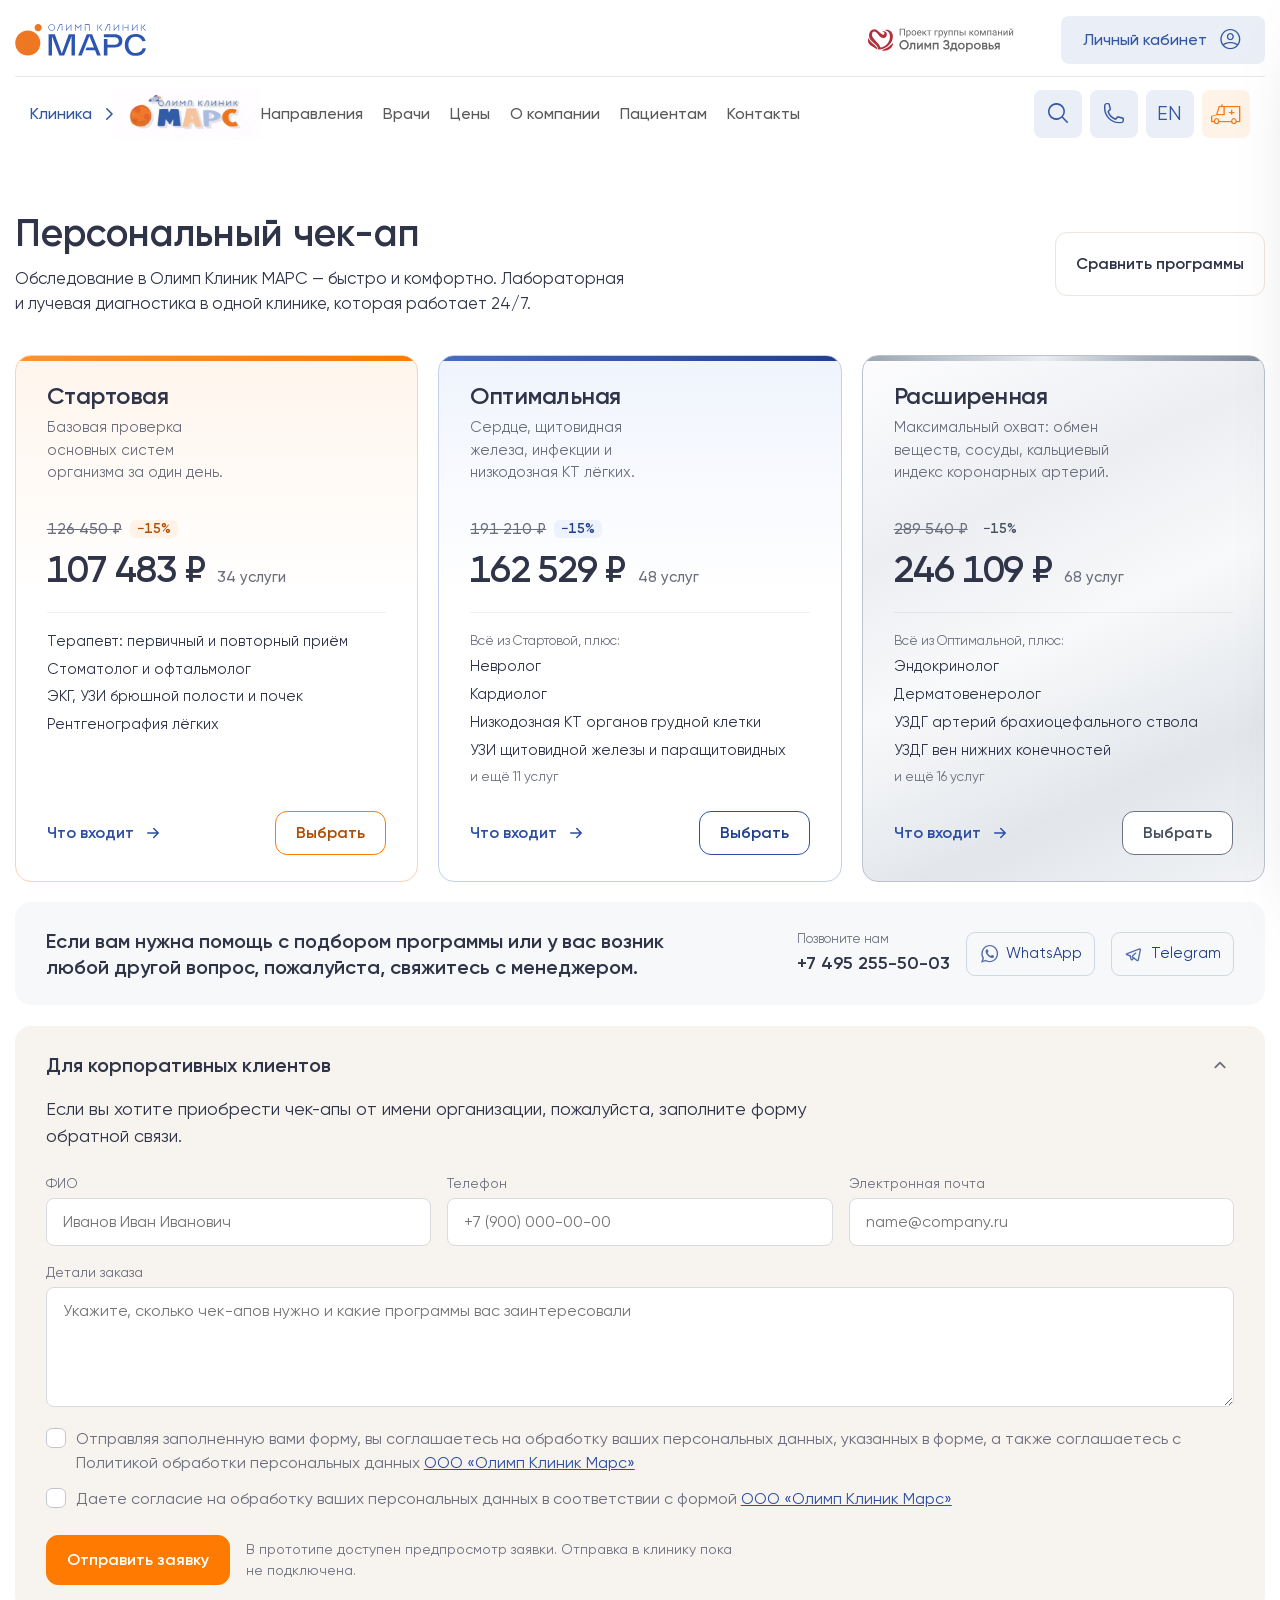
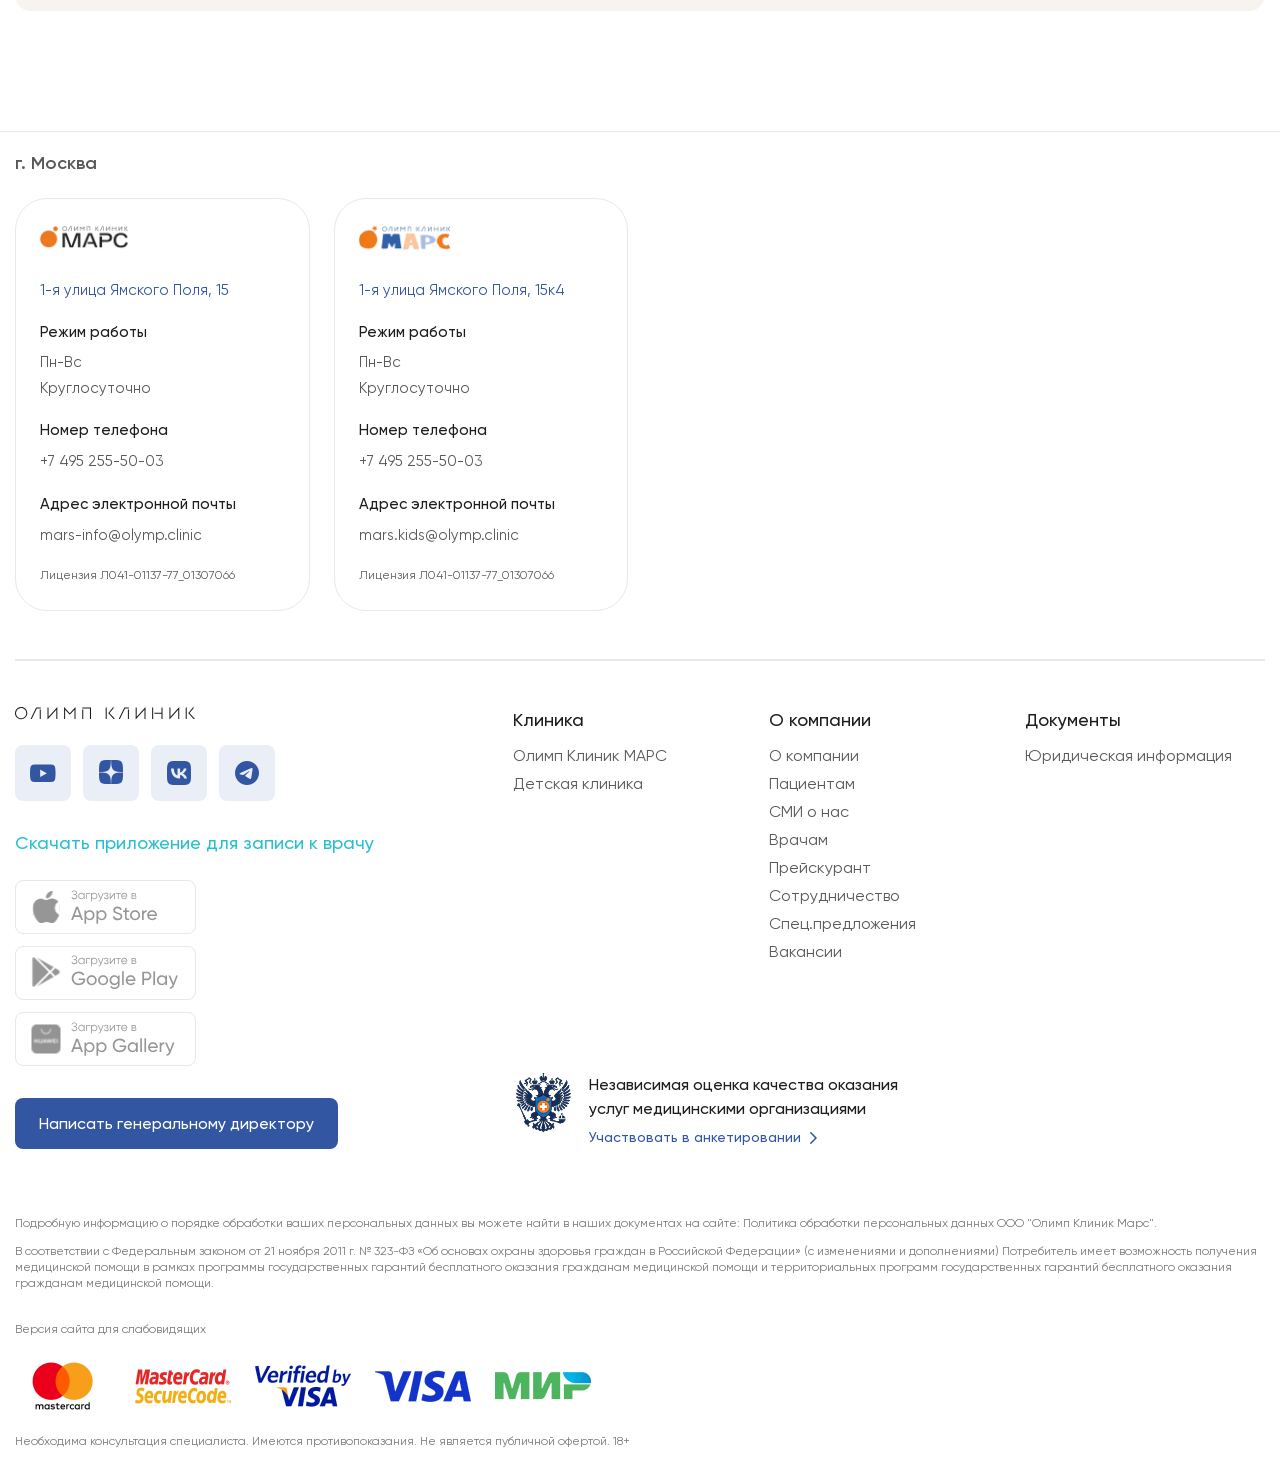
<file: v5.html>
<!doctype html>
<html lang="ru">
<head>
<meta charset="utf-8">
<meta name="viewport" content="width=device-width, initial-scale=1, viewport-fit=cover">
<title>Конструктор чек-апа · v4</title>
<link rel="shortcut icon" href="site-shell/favicon/favicon.ico" type="image/x-icon">
<link rel="icon" type="image/png" sizes="16x16" href="site-shell/favicon/favicon-16x16.png">
<link rel="icon" type="image/png" sizes="32x32" href="site-shell/favicon/favicon-32x32.png">
<link rel="icon" type="image/png" sizes="48x48" href="site-shell/favicon/favicon-48x48.png">
<link rel="icon" type="image/png" sizes="192x192" href="site-shell/favicon/favicon-192x192.png">
<link rel="icon" type="image/png" sizes="512x512" href="site-shell/favicon/favicon-512x512.png">
<link rel="apple-touch-icon" sizes="167x167" href="site-shell/favicon/apple-touch-icon-167x167.png">
<link rel="apple-touch-icon" sizes="180x180" href="site-shell/favicon/apple-touch-icon-180x180.png">
<link rel="preconnect" href="https://fonts.googleapis.com">
<link rel="stylesheet" href="https://fonts.googleapis.com/css2?family=JetBrains+Mono:wght@400;600&display=swap">
<style>
/* v2 — по макету Figma «Mars clinic» (node 2-894): кремовый фон, белые карточки, navy-остров заказа, оранжевый акцент.
   Всё выровнено по одной сетке: общий левый край у заголовка, карточек и логотипа; общая ось у текста и кнопок на интро. */
:root{
  --page:#ffffff; --bg:#f7f3ef; --card:#ffffff; --card-shadow:0 0 24px rgba(0,35,112,.12); --cream:#f6efe8; --cream-2:#efe6dc;
  --hover-shadow:0 30px 70px -18px rgba(150,96,52,.14),0 8px 24px -12px rgba(150,96,52,.08);
  --ink:#2f3448; --muted:#6b6f7d; --faint:#9a9daa; --line:#ebe5de;
  --navy:#203f8c; --navy-2:#18326f; --blue:#2c4fa3;
  --orange:#ff7a00; --orange-2:#ff9230;
  --ok:#00a69c; --ok-soft:#e5f6f5; --warn:#b45309; --warn-soft:#fff1e5; --err:#e84355;
  --f-ui:SiteGilroy,-apple-system,BlinkMacSystemFont,"Segoe UI",Roboto,Helvetica,Arial,sans-serif;
  --f-mono:"JetBrains Mono",ui-monospace,Menlo,monospace;
  --gut:15px; --container:1502px; --sh-h:167px; --sh-bar:91px; --sh-bottom:0px;   /* внешнее поле страницы */
  --pad:clamp(16px,calc(8px + 1.85vw),40px);   /* внутреннее поле карточек */
  --gap:clamp(12px,calc(8px + .9vw),18px);   /* расстояние между карточками */
  --program-gap:clamp(16px,1.6vw,24px);
  --program-pad-x:clamp(20px,2.4vw,40px);
  --program-pad-y:clamp(20px,2vw,32px);
  /* --vu: «вертикальный пиксель». 1px при высоте окна от 900, плавно до .5px при 600 — на него умножены вертикальные отступы */
  --vu:clamp(.5px,calc(.5px + (100svh - 600px) * .00167),1px);
  --v-page:clamp(12px,min(2.4vw,calc(32 * var(--vu))),32px);   /* верхнее поле страницы */
  --v-bottom:120px;                                          /* нижнее поле: под панелью заказа на мобильном */
  --pad-y:clamp(14px,min(var(--pad),calc(40 * var(--vu))),40px);   /* вертикальное поле карточек */
  --ctl:max(50px,calc(64 * var(--vu)));                      /* высота крупных кнопок */
  --ac-px:clamp(16px,calc(10.667px + 1.481vw),24px);
  --ac-py:clamp(14px,calc(24 * var(--vu)),24px);
  --b:clamp(.78px,calc(.66px + .0375vw),1px);                /* масштаб кнопок «Для мужчины / женщины» (1px = макет 96px) */
  --r:16px; --r-lg:24px;
  --spring:cubic-bezier(.32,1.42,.52,1); --ease:cubic-bezier(.2,.8,.2,1);
  color-scheme:light;
}
/* v4 — темы уровней в одном месте. Цвет обозначает уровень программы, а не пол или направление.
   --lv: основной цвет уровня · --lv-sel: рамка и галочка выбранной карточки · --lv-fill: заливка под белым текстом
   --lv-deep: текст в цвете уровня · --lv-soft: светлая подложка · --lv-line: рамка · --lv-bg: фон карточки программы */
.lv-start{--lv-dark:#ff9a45;--lv:#ff7a00;--lv-sel:#ff7a00;--lv-fill:#c95700;--lv-deep:#b14d00;--lv-soft:#fff3e8;--lv-line:#ffd2ab;
  --lv-stripe:linear-gradient(90deg,#ff9230,#ff7a00);--lv-bg:linear-gradient(180deg,#fff5ec 0,#fff 46%)}
.lv-optimal{--lv-dark:#a9c0ff;--lv:#2c4fa3;--lv-sel:#2c4fa3;--lv-fill:#2c4fa3;--lv-deep:#203f8c;--lv-soft:#edf2fc;--lv-line:#c3d0ee;
  --lv-stripe:linear-gradient(90deg,#4a6cc0,#203f8c);--lv-bg:linear-gradient(180deg,#f0f4fd 0,#fff 46%)}
.lv-extended{--lv-dark:#dfe3ea;--lv:#8d96a6;--lv-sel:#6b7484;--lv-fill:#5b6474;--lv-deep:#465060;--lv-soft:#eef0f3;--lv-line:#bcc3ce;
  --lv-stripe:linear-gradient(90deg,#9aa3b1,#e9ecf0 45%,#a7afbc 70%,#7f8898);
  --lv-bg:linear-gradient(155deg,#fdfdfe 0,#eceef2 30%,#f8f9fa 52%,#e2e6eb 78%,#f1f3f5 100%)}
*{box-sizing:border-box}
html,body{margin:0}
html,body{overflow-x:clip}
body{background:var(--page);color:var(--ink);font-family:var(--f-ui);font-size:16px;line-height:1.5;-webkit-font-smoothing:antialiased}
button{font:inherit;color:inherit;cursor:pointer}
:focus-visible{outline:2px solid var(--orange);outline-offset:2px}
/* обводка только для клавиатуры: после клика мышью или тапа её нет */
html[data-input="pointer"] :focus-visible{outline:none}
h1,h2,h3,h4{margin:0;text-wrap:balance}
.mono{font-variant-numeric:tabular-nums;font-weight:600}

.wrap{max-width:var(--container);margin:0 auto;padding:clamp(24px,min(3.4vw,calc(56 * var(--vu))),56px) max(var(--gut),env(safe-area-inset-right,0px)) var(--v-bottom) max(var(--gut),env(safe-area-inset-left,0px))}

@media (max-width:575px){ :root{--gut:16px} }
@media (min-width:1101px){
  :root{--v-bottom:clamp(32px,calc(120 * var(--vu)),120px);--b:clamp(.7px,min(calc(.7px + (100svh - 600px) * .001),calc(.7px + (100vw - 1100px) * .0008)),1px)}
  body.intro{--v-bottom:var(--v-page)}
}

/* ---------- logo ---------- */

/* ---------- stepper ---------- */
.stepper{display:flex;align-items:center;gap:6px;flex-wrap:wrap}
.st{display:flex;align-items:center;gap:10px;height:max(34px,calc(40 * var(--vu)));padding:0 16px;border-radius:12px;font-size:clamp(14px,calc(13.333px + .185vw),15px);color:var(--faint);font-weight:500;white-space:nowrap;transition:background .3s,color .3s}
.st b{font-weight:500;min-width:10px;text-align:center;display:grid;place-items:center}
.st b svg{width:13px;height:13px;color:var(--ok)}
.st.done{color:var(--muted)}
.st.cur{color:var(--ink);font-weight:700;background:var(--bg)}
.st.cur b{color:var(--orange);font-weight:600}

/* ---------- page head (шаги 1–4) ---------- */
.phead{display:grid;grid-template-columns:minmax(0,1fr) auto;align-items:center;gap:20px 32px;margin-bottom:clamp(14px,min(1.4vw,calc(20 * var(--vu))),20px)}
.phead h2{font-size:clamp(24px,min(max(2.6vw,calc(21px + 1.1vw)),5svh),42px);line-height:1.1;font-weight:700;letter-spacing:-.03em}
.phead p{margin:max(4px,calc(10 * var(--vu))) 0 0;color:var(--muted);font-size:clamp(15px,calc(13.667px + .37vw),17px)}
body.intro #flowHead{display:none}
@media (max-width:860px){ .phead{grid-template-columns:minmax(0,1fr)} .phead .stepper{order:-1;position:relative;flex-wrap:nowrap;overflow-x:auto;scrollbar-width:none;-webkit-overflow-scrolling:touch;margin-inline:calc(-1 * var(--gut));padding-inline:var(--gut)} .phead .stepper::-webkit-scrollbar{display:none} .phead .st{flex:none} }

/* ---------- layout ---------- */
.grid{display:grid;grid-template-columns:minmax(0,1fr) clamp(300px,24vw,413px);gap:var(--gap);align-items:stretch}
@media (min-width:1101px){ body:not(.s1) .grid{column-gap:clamp(40px,3.4vw,64px)} }
.grid.solo{grid-template-columns:minmax(0,1fr)}
.grid.solo .aside{display:none}
.stage{min-width:0}
.view{animation:viewIn .5s var(--ease) both}
@keyframes viewIn{from{opacity:0;transform:translateY(10px);filter:blur(6px)}to{opacity:1;transform:none;filter:none}}
@media (max-width:1100px){ .grid{grid-template-columns:minmax(0,1fr)} .aside{display:none} }

/* ================= INTRO ================= */
.hero{position:relative;background:linear-gradient(180deg,rgba(246,241,236,.5),rgba(239,228,218,.5));border-radius:var(--r-lg);min-height:clamp(500px,calc(100svh - var(--sh-h) - var(--v-page) - var(--v-bottom) - 23px - max(8px,calc(22 * var(--vu)))),800px);display:grid;grid-template-rows:1fr;isolation:isolate}
.hero-body{position:relative;z-index:3;display:grid;grid-template-columns:minmax(0,46%) 1fr;padding:0 0 0 clamp(24px,5vw,80px)}
.hero-copy{display:flex;flex-direction:column;align-items:center;justify-content:center;text-align:center;gap:max(10px,calc(22 * var(--vu)));padding:max(16px,calc(48 * var(--vu))) 0 max(20px,calc(64 * var(--vu)))}
.eyebrow{color:var(--muted);font-size:clamp(15px,calc(13.667px + .37vw),17px);font-weight:500}
.h1{font-size:clamp(26px,min(3.1vw,5.6svh),54px);line-height:1.04;font-weight:700;letter-spacing:-.02em;text-transform:uppercase}
.h1 em{font-style:normal;color:var(--orange)}
.lead{margin:0;color:var(--ink);opacity:.82;font-size:clamp(17px,1.2vw,21px);line-height:1.4;max-width:30em}
.pick{display:grid;grid-template-columns:1fr 1fr;gap:12px;width:100%;max-width:672px;margin-top:max(12px,calc(34 * var(--vu)))}
.who-btn{position:relative;height:calc(96 * var(--b));border:0;border-radius:20px;background:var(--card);box-shadow:0 23px 30px rgba(66,68,90,.07);display:grid;align-items:center;overflow:visible;isolation:isolate;transition:background .3s var(--ease),transform .45s var(--spring),box-shadow .3s}
.who-btn .t{display:flex;flex-direction:column;align-items:center;line-height:1.2}
.who-btn .t b{font-size:max(16px,calc(22 * var(--b)));font-weight:600;letter-spacing:-.025em;line-height:1.14;white-space:nowrap}
.who-btn .t small{font-size:max(13px,calc(15 * var(--b)));color:var(--muted);margin-top:2px;white-space:nowrap}
/* иконка одного размера и на одной высоте в обеих кнопках, зеркально по краям */
.who-btn .icw{position:absolute;inset:0;overflow:hidden;border-radius:inherit;pointer-events:none;z-index:1}
.who-btn .ic{position:absolute;display:flex;align-items:center;justify-content:center;pointer-events:none;z-index:1;transition:transform .5s var(--spring)}
.who-btn .rot{flex:none;display:block}
.who-btn .crop{display:block;position:relative;overflow:hidden}
.who-btn .crop img{position:absolute;max-width:none;display:block}
/* геометрия 1:1 из Figma (кнопка 330×96) */
.who-m .ic{left:calc(-10 * var(--b));top:calc(9 * var(--b));width:calc(127.47 * var(--b));height:calc(153.63 * var(--b))}
.who-m .rot{transform:rotate(-11.18deg)}
.who-m .crop{width:calc(103 * var(--b));height:calc(136.25 * var(--b))}
.who-m .crop img{left:-44.49%;top:-21.09%;width:185.07%;height:139.91%}
.who-f .ic{right:calc(8.6 * var(--b));top:calc(-55 * var(--b));width:calc(118.4 * var(--b));height:calc(146.64 * var(--b))}
.who-f .rot{transform:rotate(-20.31deg)}
.who-f .crop{width:calc(79.23 * var(--b));height:calc(127.04 * var(--b))}
.who-f .crop img{inset:0;width:100%;height:100%}
.who-m{grid-template-columns:calc(110 * var(--b)) 1fr;padding:0 calc(28 * var(--b)) 0 0}

.who-m .t{grid-column:2}
.who-f{grid-template-columns:1fr calc(110 * var(--b));padding:0 0 0 calc(28 * var(--b))}

.who-f .t{grid-column:1}
@media (hover:hover){.who-btn:hover{transform:translateY(-2px);box-shadow:0 26px 34px rgba(66,68,90,.14)}}
@media (hover:hover){.who-m:hover .ic{transform:translateY(-4px) rotate(6deg)}}
@media (hover:hover){.who-f:hover .ic{transform:translateY(-4px) rotate(-6deg)}}
.who-btn:active{transform:scale(.98)}
.skip{margin-top:max(0px,calc(6 * var(--vu)));background:none;border:0;color:var(--muted);font-size:clamp(14px,calc(13.333px + .185vw),15px);text-decoration:underline;text-decoration-color:var(--line);text-underline-offset:4px;padding:4px}
@media (hover:hover){.skip:hover{color:var(--ink)}}
/* фото: прижато к правому и нижнему краю карточки, голова выходит за верхний край */
.hero-ph{position:absolute;z-index:2;right:0;bottom:0;top:calc(-1 * min(16%,var(--v-page)));width:57%;overflow:hidden;border-bottom-right-radius:var(--r-lg);pointer-events:none}
.hero-ph img{position:absolute;right:0;bottom:-2%;width:100%;max-width:none;aspect-ratio:1;object-fit:cover;object-position:right bottom}
.hero-facts{margin:max(8px,calc(22 * var(--vu))) 0 0;text-align:center;color:var(--muted);font-size:clamp(14px,calc(13.333px + .185vw),15px)}
.hero-facts .pr{color:var(--warn)}
/* фото вписывается и в ширину, и в высоту блока: на низком окне голова не обрезается */
@media (min-width:1101px){
  .hero-ph{container-type:size}
  .hero-ph img{width:min(100cqw,105cqh)}
  .hero-body{grid-template-columns:minmax(0,max(46%,520px)) 1fr}
}
@media (max-width:1100px){
  .h1{font-size:clamp(26px,calc(19px + 2.2vw),40px)}
  .lead{font-size:clamp(15.5px,calc(14.273px + .341vw),17px)}
  .pick{grid-template-columns:repeat(auto-fit,minmax(min(100%,290px),1fr))}
  .hero{min-height:0;grid-template-rows:auto auto auto;margin-top:0}
  .hero-body{grid-template-columns:minmax(0,1fr);padding:0 clamp(16px,4vw,48px)}
  .hero-copy{padding:36px 0 32px}
  .hero-ph{position:relative;top:auto;width:100%;height:auto;margin-top:calc(min(100%,640px) * -.085);display:flex;justify-content:center;border-radius:0 0 var(--r-lg) var(--r-lg)}
  .hero-ph img{position:static;display:block;width:min(100%,640px)}
}
@media (max-width:640px){
  .hero{border-radius:16px}
  .hero-ph{border-radius:0 0 16px 16px}
  .pick{margin-top:18px}
}

/* ================= PROGRAMS ================= */
/* subgrid: название, цена, шкала, счётчики, список и ссылка стоят на одной линии во всех трёх карточках */
.cards{container-type:inline-size;display:grid;grid-template-columns:repeat(3,minmax(0,1fr));column-gap:var(--gap);row-gap:0}
.pcard{position:relative;grid-row:span 6;display:grid;grid-template-rows:subgrid;background:var(--card);border-radius:var(--r);padding:var(--pad-y) var(--pad);border:1px solid #e8e8e8;cursor:pointer;transition:border-color .25s,box-shadow .3s,transform .4s var(--spring)}
@media (hover:hover){.pcard:hover{box-shadow:var(--card-shadow)}}
/* выбранная: рамка 2px без сдвига вёрстки — второй пиксель даёт внутренняя тень */
.pcard{background:var(--lv-bg,var(--card));border-color:var(--lv-line,#e8e8e8)}
.pcard::before{content:"";position:absolute;left:-1px;right:-1px;top:-1px;height:6px;border-radius:var(--r) var(--r) 0 0;background:var(--lv-stripe,var(--lv))}
.pcard.sel{border-color:var(--lv-sel);box-shadow:inset 0 0 0 1px var(--lv-sel),0 0 0 0 transparent}
@media (hover:hover){.pcard.sel:hover{box-shadow:inset 0 0 0 1px var(--lv-sel),var(--card-shadow)}}
.pcard .meter{background:rgba(47,52,72,.1)}
.pcard .meter i{background:var(--lv)}
.p-foot{display:flex;justify-content:space-between;align-items:center;gap:10px 16px;flex-wrap:wrap;margin-top:max(10px,calc(26 * var(--vu)))}
.p-pick{display:inline-flex;align-items:center;justify-content:center;gap:8px;min-height:44px;padding:0 20px;border-radius:12px;border:1.5px solid var(--lv-sel);background:#fff;color:var(--lv-deep);font-weight:700;font-size:clamp(15px,calc(14.333px + .185vw),16px);white-space:nowrap;transition:background .25s,color .25s}
.p-pick svg{width:16px;height:16px}
.pcard.sel .p-pick{background:var(--lv-fill);border-color:var(--lv-fill);color:#fff}
@media (hover:hover){.pcard:not(.sel):hover .p-pick{background:var(--lv-soft)}}
.lvtag{display:inline-flex;align-items:center;gap:7px;font-size:12.5px;font-weight:700;letter-spacing:.06em;text-transform:uppercase;color:var(--lv-deep);line-height:1.2}
.pcard h3{font-size:clamp(19px,calc(8px + 1.6cqw),24px);font-weight:700;letter-spacing:-.02em;line-height:1.2}
.pcard .desc{margin:max(3px,calc(6 * var(--vu))) 0 0;color:var(--muted);font-size:clamp(14px,calc(13.333px + .185vw),15px);line-height:1.5}
.price{padding-top:max(12px,calc(30 * var(--vu)));font-variant-numeric:tabular-nums;font-weight:700;font-size:clamp(24px,calc(14px + 2cqw),36px);letter-spacing:-.02em;line-height:1.1;align-self:end}
.meter{margin-top:max(10px,calc(18 * var(--vu)));height:2px;background:var(--line);border-radius:2px;overflow:hidden}
.meter i{display:block;height:100%;background:var(--orange);transition:width .8s var(--spring)}
.counts{margin:max(8px,calc(16 * var(--vu))) 0 0;color:var(--muted);font-size:clamp(14px,calc(13.333px + .185vw),15px)}
.counts b{color:var(--ink);font-weight:700}
.hl{list-style:none;margin:max(12px,calc(26 * var(--vu))) 0 0;padding:max(10px,calc(22 * var(--vu))) 0 0;border-top:1px dashed var(--line);display:grid;gap:max(4px,calc(8 * var(--vu)));align-content:start;font-size:clamp(14px,calc(13px + .278vw),15.5px)}
.hl .plus{color:var(--muted);font-size:clamp(13px,calc(12.333px + .185vw),14px)}
/* вход карточек программ: текст со стаггером, линия рисуется слева направо; только при переходе на шаг (.view) */
@media (prefers-reduced-motion:no-preference){
  .view .pcard{--c:0}
  .view .pcard:nth-child(2){--c:1}
  .view .pcard:nth-child(3){--c:2}
  .view .pcard .p-top{--d:0}
  .view .pcard .price{--d:1}
  .view .pcard .meter{--d:2}
  .view .pcard .counts{--d:4}
  .view .pcard .hl{--d:5}
  .view .pcard .hl li:nth-child(1){--d:6}
  .view .pcard .hl li:nth-child(2){--d:7}
  .view .pcard .hl li:nth-child(3){--d:8}
  .view .pcard .hl li:nth-child(4){--d:9}
  .view .pcard .hl li:nth-child(5){--d:10}
  .view .pcard .hl li:nth-child(6){--d:11}
  .view .pcard .p-foot{--d:12}
  .view .pcard :is(.p-top,.price,.counts,.hl li,.p-foot){animation:cardText .55s var(--ease) backwards;animation-delay:calc(140ms + var(--c) * 100ms + var(--d) * 55ms)}
  .view .pcard .meter{animation:lineScan .9s cubic-bezier(.65,0,.2,1) backwards;animation-delay:calc(140ms + var(--c) * 100ms + var(--d) * 55ms)}
  .view .pcard .hl{animation:hlLine .5s linear backwards;animation-delay:calc(140ms + var(--c) * 100ms + var(--d) * 55ms)}
}
@media (prefers-reduced-motion:no-preference) and (max-width:860px){ .view .pcard:nth-child(n){--c:0} }
@keyframes cardText{from{opacity:0;transform:translateY(8px)}}
@keyframes lineScan{from{clip-path:inset(0 100% 0 0)}to{clip-path:inset(0 0 0 0)}}
@keyframes hlLine{from{border-top-color:transparent}}
.p-link{justify-self:start;display:inline-flex;align-items:center;gap:10px;border:0;background:none;padding:4px 0;font-size:clamp(15px,calc(14.333px + .185vw),16px);font-weight:700;color:var(--blue)}
.p-link svg{width:18px;height:18px;transition:transform .35s var(--spring)}
@media (hover:hover){.p-link:hover svg{transform:translateX(4px)}}
@media (max-width:860px){ .cards{grid-template-columns:minmax(0,1fr);row-gap:var(--gap)} .pcard{grid-row:auto;grid-template-rows:none} .pcard h3{font-size:clamp(20px,calc(17.12px + .8vw),24px)} .price{font-size:clamp(24px,calc(19.68px + 1.2vw),30px)} }

/* ---------- v4: шаги — нейтральные цвета, ширина как у блока заказа ---------- */
.st{color:var(--faint)}
.st b svg{color:var(--muted)}
.st.done{color:var(--muted)}
.st.cur{background:#f2f3f5;color:var(--ink)}
.st.cur b{color:var(--ink)}
/* подпись только у текущего шага; у остальных — цифра или галочка, название остаётся для экранных чтилок. Одинаково на телефоне и десктопе */
body:not(.s1) .phead .stepper{flex-wrap:nowrap;justify-content:space-between;gap:2px;background:#f7f8f9;border-radius:14px;padding:4px;margin-inline:0;overflow:visible;width:100%}
body:not(.s1) .phead .st{flex:none;justify-content:center;min-width:40px;padding:0 12px;gap:8px;font-size:14.5px}
body:not(.s1) .phead .st.cur{flex:1;background:#fff;box-shadow:0 1px 3px rgba(20,24,40,.08)}
body:not(.s1) .phead .st:not(.cur) span{position:absolute;width:1px;height:1px;overflow:hidden;clip-path:inset(50%);white-space:nowrap}
@media (min-width:1101px){
  body:not(.s1) .phead{grid-template-columns:minmax(0,1fr) clamp(300px,24vw,413px);column-gap:clamp(40px,3.4vw,64px)}
}
/* ---------- v4: упрощённый шаг 1 — без шагов и блока заказа, больше воздуха ---------- */
body.s1 .phead .stepper{display:none}
body.s1 .phead{margin-bottom:clamp(24px,min(3vw,calc(44 * var(--vu))),44px)}
body.s1 .phead{grid-template-columns:minmax(0,1fr)}
body.s1 #phead{text-align:center}
body.s1 .phead p{max-width:36em;margin-inline:auto}
body.s1 .cards{column-gap:clamp(16px,2.2vw,32px)}
body.s1 .cards{column-gap:var(--program-gap)}
body.s1 .pcard{grid-row:span 4;padding:var(--program-pad-y) var(--program-pad-x)}
body.s1 .pcard .radio{top:calc(var(--program-pad-y) + 4px);right:var(--program-pad-x)}
body.s1 .price{display:flex;align-items:baseline;gap:12px;flex-wrap:wrap;padding-top:max(16px,calc(36 * var(--vu)))}
.price .was{flex-basis:100%;order:-1;display:flex;align-items:center;gap:8px;font-size:clamp(14px,calc(13.333px + .185vw),15px);font-weight:500;color:var(--muted);letter-spacing:0}
.price .was i{font-style:normal;font-weight:700;font-size:13px;color:var(--lv-deep,var(--ink));background:var(--lv-soft,#f1f1f1);border-radius:6px;padding:2px 7px}
body.s1 .price small{font-size:clamp(14px,calc(13.333px + .185vw),15px);font-weight:500;color:var(--muted);letter-spacing:0}
body.s1 .hl{margin-top:max(14px,calc(22 * var(--vu)));padding-top:max(12px,calc(18 * var(--vu)));gap:max(4px,calc(6 * var(--vu)));border-top:1px solid rgba(47,52,72,.08);font-size:clamp(14px,calc(13.333px + .185vw),15px);line-height:1.45}
body.s1 .hl .plus{font-size:13.5px}
body.s1 .p-foot{margin-top:max(16px,calc(24 * var(--vu)))}
.btn-outline{min-height:var(--ctl);min-width:min(100%,320px);padding:0 32px;border:1.5px solid #cfd3dc;border-radius:14px;background:#fff;color:var(--ink);font-size:clamp(16px,calc(15.333px + .185vw),17px);font-weight:700}
@media (hover:hover){.btn-outline:hover{border-color:var(--navy);color:var(--navy)}}
@media (max-width:860px){ body.s1 .pcard{grid-row:auto} body.s1 .cards{row-gap:var(--program-gap)} }
/* иконка программы в правом верхнем углу: заходит за край, карточка её обрезает */
.pcard{overflow:hidden;isolation:isolate}
.pcard::before{z-index:2}
.p-ico{--ico:clamp(220px,19vw,300px);position:absolute;z-index:0;width:var(--ico);height:auto;top:calc(var(--ico) * var(--oy,-.42));right:calc(var(--ico) * var(--ox,-.4));pointer-events:none;
  transform:rotate(-6deg);transform-origin:30% 70%;transition:transform .7s var(--spring),filter .4s;filter:saturate(.92)}
/* видимая часть подобрана под каждую иконку: в углу карточки остаётся самое узнаваемое */
.pcard.lv-start .p-ico{--ox:-.44;--oy:-.40}
.pcard.lv-optimal .p-ico{--ico:clamp(180px,15vw,240px);--ox:-.2;--oy:-.14}
@media (max-width:860px){ .pcard.lv-optimal .p-ico{--ico:clamp(160px,42vw,210px)} }
.pcard.lv-extended .p-ico{--ox:-.3;--oy:-.36}
.pcard > :not(.p-ico){position:relative;z-index:1}
.pcard.sel .p-ico{transform:rotate(0) scale(1.06);filter:saturate(1.12)}
@media (hover:hover){.pcard:hover:not(.sel) .p-ico{transform:rotate(-2deg) scale(1.03)}}
@media (max-width:860px){ .p-ico{--ico:clamp(190px,52vw,260px)} }
body.s1 .pcard .p-top{padding-right:calc(clamp(220px,19vw,300px) * .5)}
@media (max-width:860px){ body.s1 .pcard .p-top{padding-right:calc(clamp(190px,52vw,260px) * .5)} }
/* ---------- compare (мобильная версия) ---------- */
.compare{box-shadow:var(--card-shadow);margin-top:var(--gap);background:var(--card);border-radius:var(--r);overflow:hidden}
.compare summary{list-style:none;cursor:pointer;padding:18px var(--pad);display:flex;justify-content:space-between;align-items:center;font-weight:700}
.compare summary::-webkit-details-marker{display:none}
.compare summary svg{width:18px;height:18px;transition:transform .3s var(--ease)}
.compare[open] summary svg{transform:rotate(180deg)}
.cmp-tools,.cmp-toggle{padding:0 var(--pad) 12px;display:flex;gap:8px;align-items:center;font-size:15px;color:var(--muted)}
.cmp-toggle{padding:0;margin:14px 0}
.tbl-wrap{overflow:auto;max-height:min(520px,60svh);border-top:1px solid var(--line)}
.sheet-tbl{max-height:none;border:0}
table{border-collapse:collapse;width:100%;font-size:15px;min-width:520px}
th,td{padding:9px 12px;border-bottom:1px solid var(--line);text-align:center}
th:first-child,td:first-child{text-align:left}
thead th{position:sticky;top:0;background:var(--card);z-index:1;font-weight:700}
td.g{background:var(--bg);font-weight:700;font-size:12.5px;letter-spacing:.08em;text-transform:uppercase;color:var(--muted)}
.yes{color:var(--ok)}.no{color:var(--line)}.yes svg{width:16px;height:16px}
@media (min-width:1101px){ #cmp{display:none} }

/* ---------- buttons ---------- */
.btn{display:inline-flex;align-items:center;justify-content:center;gap:10px;white-space:nowrap;border-radius:12px;border:1px solid var(--line);background:var(--card);color:var(--ink);padding:max(8px,calc(12 * var(--vu))) 20px;font-weight:600;font-size:clamp(15px,calc(14.333px + .185vw),16px);transition:transform .3s var(--spring),background .2s,opacity .2s,border-color .2s}
.btn:active{transform:scale(.97)}
.btn svg{width:16px;height:16px}
.btn-dark{background:var(--orange);border-color:var(--orange);color:#fff}
@media (hover:hover){.btn-dark:hover{background:var(--orange-2);border-color:var(--orange-2)}}
.btn-lg{padding:8px 8px 8px 28px;min-height:var(--ctl);font-size:clamp(16px,calc(15.333px + .185vw),17px);justify-content:space-between}
.btn-lg svg{width:34px;height:34px;padding:9px;border-radius:50%;background:rgba(255,255,255,.2)}
.btn-ghost{background:transparent;border-color:transparent;color:var(--muted)}
.btn[disabled],.btn[aria-disabled="true"]{background:var(--line);border-color:var(--line);color:var(--faint);cursor:not-allowed;transform:none;box-shadow:none}
@media (hover:hover){.btn[disabled]:hover,.btn[aria-disabled="true"]:hover{background:var(--line);border-color:var(--line);color:var(--faint);cursor:not-allowed;transform:none;box-shadow:none}}
.btn-lg[disabled] svg,.btn-lg[aria-disabled="true"] svg{background:rgba(47,52,72,.07)}
.nav-hint{display:flex;align-items:flex-start;gap:10px;margin:max(12px,calc(28 * var(--vu))) 0 -12px;font-size:15px;font-weight:600;line-height:1.35;color:var(--ink)}
.nav-hint::before{content:"!";flex:none;width:20px;height:20px;border-radius:50%;background:var(--orange);color:#fff;font-size:13px;font-weight:700;line-height:1;display:grid;place-items:center}
.nav{display:flex;justify-content:space-between;align-items:center;gap:10px;margin-top:max(14px,calc(28 * var(--vu)));flex-wrap:wrap}
.nav .hint{color:var(--muted);font-size:15px}
.nav.docked{display:none}

/* ================= ISLAND (Ваш заказ) ================= */
.aside{min-width:0}
.aside-in{transition:top .42s cubic-bezier(.2,.8,.2,1);position:sticky;top:20px;display:flex;flex-direction:column;gap:var(--gap)}
body.s1 .aside-in{height:100%}
.aside-note:empty{display:none}
.aside-note .resolve{margin-top:0}
.island{position:relative;display:flex;flex-direction:column;background:linear-gradient(170deg,#24479a,var(--navy) 55%,var(--navy-2));color:#fff;border-radius:var(--r);padding:var(--pad-y) 0 0;min-height:100%;overflow:hidden}
body:not(.s1) .island{min-height:0}
.island > *{padding-inline:var(--pad)}
.island h4{font-size:14px;letter-spacing:.08em;text-transform:uppercase;font-weight:700;color:rgba(255,255,255,.88);display:flex;justify-content:space-between;margin-bottom:max(8px,calc(16 * var(--vu)))}
.island h4 span:last-child{color:rgba(255,255,255,.55);letter-spacing:0;text-transform:none;font-weight:500}
.lines{display:grid;gap:0;position:relative}
.line{display:flex;justify-content:space-between;gap:12px;padding:max(7px,calc(12 * var(--vu))) 0;border-bottom:1px solid rgba(255,255,255,.1);font-size:15.5px}
.line small{display:block;color:rgba(255,255,255,.6);font-size:13.5px}
.isl-gift{margin:max(12px,calc(22 * var(--vu))) var(--pad) 0;border-radius:10px;background:rgba(255,255,255,.1);padding:12px 14px;font-size:14.5px;line-height:1.45}
.isl-gift:empty{display:none}
.isl-gift b{display:block;font-size:12.5px;letter-spacing:.08em;text-transform:uppercase;color:rgba(255,255,255,.7);margin-bottom:4px}
.isl-gift .mt{color:rgba(255,255,255,.6)}
.line .mono{white-space:nowrap}
@keyframes lineIn{from{opacity:0;transform:translateY(8px) scale(.97);filter:blur(4px)}to{opacity:1;transform:none;filter:none}}
.empty{background:rgba(255,255,255,.12);border-radius:8px;padding:14px 16px;font-size:15.5px;line-height:1.5}
.total{display:flex;justify-content:space-between;align-items:center;margin-top:max(12px,calc(26 * var(--vu)))}
.total>span:first-child{color:rgba(255,255,255,.7);font-size:15px}
.total .roll{font-size:32px}
.isl-save{display:flex;justify-content:space-between;gap:12px;flex-wrap:wrap;margin-top:6px;font-size:13.5px;color:rgba(255,255,255,.66);font-variant-numeric:tabular-nums}
.isl-save s{text-decoration-thickness:1px}
.isl-save:empty{display:none}
.isl-note{margin-top:max(10px,calc(22 * var(--vu)));font-size:13.5px;color:rgba(255,255,255,.66);line-height:1.5}
.isl-sp{flex:1;min-height:max(14px,calc(32 * var(--vu)))}
.isl-actions{display:grid;grid-template-columns:auto 1fr;gap:clamp(10px,1.3vw,20px);padding-bottom:var(--pad-y)}
.isl-actions:empty{display:none}
.isl-hint:empty{display:none}
.isl-hint,.isl-actions{position:relative}
.isl-hint .nav-hint{margin:0 0 18px;color:#fff}
.isl-actions .btn[disabled],.isl-actions .btn[aria-disabled="true"]{background:rgba(255,255,255,.12);border-color:transparent;color:rgba(255,255,255,.55)}
@media (hover:hover){.isl-actions .btn[disabled]:hover,.isl-actions .btn[aria-disabled="true"]:hover{background:rgba(255,255,255,.12);border-color:transparent;color:rgba(255,255,255,.55)}}
.isl-actions .btn[disabled] svg,.isl-actions .btn[aria-disabled="true"] svg{background:rgba(255,255,255,.1)}
.isl-actions .btn{min-height:var(--ctl)}
.isl-actions .btn-ghost{grid-column:1;grid-row:1;border:1px solid rgba(255,255,255,.4);color:#fff;padding:0 24px}
@media (hover:hover){.isl-actions .btn-ghost:hover{background:rgba(255,255,255,.08)}}
.isl-actions .btn-dark{grid-column:2;grid-row:1;padding:8px 10px 8px 30px}
.isl-actions .btn-dark:only-child{grid-column:1 / -1}
/* узкая колонка заказа на небольших десктопах: обе кнопки в один ряд */
@media (min-width:1101px) and (max-width:1320px){
  .island{--pad:18px}
  .isl-actions{gap:10px}
  .isl-actions .btn-ghost{padding:0 14px}
  .isl-actions .btn-dark{padding:8px 8px 8px 16px}
}
.isl-foot{border-top:1px solid rgba(255,255,255,.14);padding-block:max(10px,calc(22 * var(--vu))) max(12px,calc(26 * var(--vu)))}
.isl-foot:empty{display:none}
.isl-foot button{background:none;border:0;padding:0;color:#fff;font-size:16px;font-weight:500;display:inline-flex;gap:10px;align-items:center}
.isl-foot svg{width:16px;height:16px;transition:transform .35s var(--spring)}
@media (hover:hover){.isl-foot button:hover svg{transform:translateX(4px)}}

.roll{display:inline-flex;font-variant-numeric:tabular-nums;font-weight:700;letter-spacing:-.02em;line-height:1}

/* ================= ADDONS ================= */
.levelbar{display:flex;align-items:center;gap:14px;flex-wrap:wrap}
.levelbar .lbl{font-size:clamp(14px,calc(13.333px + .185vw),15px);color:var(--muted)}
.seg{position:relative;display:inline-grid;grid-auto-flow:column;grid-auto-columns:1fr;background:var(--bg);border-radius:12px;padding:4px;max-width:100%}
.seg button{border:0;background:none;padding:max(6px,calc(9 * var(--vu))) clamp(10px,calc(4.667px + 1.481vw),18px);border-radius:8px;font-size:clamp(14px,calc(13px + .278vw),15.5px);font-weight:600;color:var(--muted);white-space:nowrap}
.seg-ink{position:absolute;inset:4px;display:grid;grid-auto-flow:column;grid-auto-columns:1fr;background:var(--navy);border-radius:8px;pointer-events:none;transition:clip-path .55s var(--spring)}
.seg-ink span{display:grid;place-items:center;padding:max(6px,calc(9 * var(--vu))) clamp(10px,calc(4.667px + 1.481vw),18px);font-size:clamp(14px,calc(13px + .278vw),15.5px);font-weight:600;color:#fff;white-space:nowrap}
@media (max-width:360px){ .seg button,.seg-ink span{padding-inline:5px;font-size:13px} }
.block{margin-top:max(18px,calc(34 * var(--vu)))}
.block-h{display:flex;justify-content:space-between;align-items:baseline;gap:10px;margin-bottom:max(8px,calc(14 * var(--vu)));flex-wrap:wrap}
.block-h h3{font-size:clamp(18px,calc(16.667px + .37vw),20px);font-weight:700}
.block-h span{font-size:clamp(13.5px,calc(12.5px + .278vw),15px);color:var(--muted)}
.acards{display:grid;grid-template-columns:repeat(auto-fit,minmax(min(100%,240px),1fr));gap:var(--gap)}
.acards.g2{grid-template-columns:repeat(auto-fit,minmax(min(100%,340px),1fr))}
.acard{position:relative;text-align:left;background:var(--card);border:1px solid #e8e8e8;border-radius:var(--r);padding:var(--ac-py) var(--ac-px);display:flex;flex-direction:column;gap:max(6px,calc(12 * var(--vu)));cursor:pointer;transition:border-color .25s,box-shadow .3s}
@media (hover:hover){.acard:hover{box-shadow:var(--card-shadow)}}
.acard.on{border-color:var(--navy)}
/* второй пиксель рамки выбранной карточки: поверх содержимого, чтобы не прятался под фото */
.acard::after{content:"";position:absolute;inset:0;border-radius:calc(var(--r) - 1px);box-shadow:inset 0 0 0 1px transparent;pointer-events:none;transition:box-shadow .25s}
.acard.on::after{box-shadow:inset 0 0 0 1px var(--navy)}
.acard b{font-size:clamp(16px,calc(14.667px + .37vw),18px);display:block;padding-right:52px}
.acard p{margin:4px 0 0;color:var(--muted);font-size:clamp(14px,calc(13.333px + .185vw),15px)}
.acard .ic{width:44px;height:44px;border-radius:50%;background:var(--cream);display:grid;place-items:center;color:var(--orange)}
.acard .ic svg{width:20px;height:20px}
.acard .foot{display:flex;justify-content:space-between;align-items:center;gap:8px;margin-top:auto;padding-top:8px}
.acard .ap{font-variant-numeric:tabular-nums;font-weight:700;font-size:clamp(16px,calc(14.667px + .37vw),18px)}
.acard .ap.muted{color:var(--muted);font-weight:500;font-size:clamp(13px,calc(12.333px + .185vw),14px)}
.linkish{background:none;border:0;padding:0;color:var(--blue);font-weight:600;font-size:clamp(14px,calc(13.333px + .185vw),15px)}
/* ссылка на состав: тонкое полупрозрачное пунктирное подчёркивание */
.dotlink{font-weight:500;text-decoration:underline dotted;text-decoration-color:color-mix(in srgb,currentColor 40%,transparent);text-decoration-thickness:1px;text-underline-offset:4px}
@media (hover:hover){.linkish.dotlink:hover{text-decoration:underline dotted 1px;text-decoration-color:currentColor;text-underline-offset:4px}}
@media (hover:hover){.linkish:hover{text-decoration:underline;text-underline-offset:3px}}
.sw{position:absolute;top:var(--ac-py);right:var(--ac-px);width:44px;height:26px;border-radius:999px;background:var(--line);transition:background .25s}
.sw::after{content:"";position:absolute;top:3px;left:3px;width:20px;height:20px;border-radius:50%;background:#fff;box-shadow:0 1px 3px rgba(0,0,0,.25);transition:transform .45s var(--spring)}
.on .sw{background:var(--lv-sel,var(--navy))}.on .sw::after{transform:translateX(18px)}
.radio{position:absolute;top:var(--ac-py);right:var(--ac-px);width:24px;height:24px;border-radius:50%;border:1.5px solid #c9ccd4;background:#fff;transition:all .3s var(--spring)}
.on .radio{border:7px solid var(--lv-sel,var(--navy))}
/* у карточки программы вместо точки — галочка в цвете уровня */
.pcard .radio{top:calc(var(--pad-y) + 6px);right:var(--pad);width:28px;height:28px;display:grid;place-items:center;color:#fff}
.pcard .radio svg{width:15px;height:15px;opacity:0;transform:scale(.4);transition:opacity .25s,transform .4s var(--spring)}
.pcard.sel .radio{border-color:var(--lv-fill);background:var(--lv-fill)}
.pcard.sel .radio svg{opacity:1;transform:none}
@media (hover:hover){.pcard:hover:not(.sel) .radio{border-color:var(--lv-sel)}}
/* дополнения окрашены в цвет выбранной программы */
.acard.on{border-color:var(--lv-sel,var(--navy));background:var(--lv-soft,var(--card))}
.acard.on::after{box-shadow:inset 0 0 0 1px var(--lv-sel,var(--navy))}
.acard.photo .ph{background:radial-gradient(80% 80% at 50% 100%,var(--lv-line,#fbe0c9),var(--lv-soft,var(--cream)))}
/* плашка над дополнениями: к какой программе они подобраны */
/* фон плашки — тот же градиент, что у карточки программы на шаге 1, только по горизонтали */
.lv-start{--lv-band:linear-gradient(100deg,#ffe8d4 0,#fff4ea 38%,#fff 88%)}
.lv-optimal{--lv-band:linear-gradient(100deg,#dfe8fb 0,#eef3fd 38%,#fff 88%)}
.lv-extended{--lv-band:linear-gradient(100deg,#e2e6eb 0,#f4f5f7 30%,#e9ecf0 62%,#fbfbfc 100%)}
/* иконка программы в левом нижнем углу: уходит за край, плашка её обрезает */
.lvbanner{--bi:clamp(108px,9vw,136px);min-height:108px;position:relative;overflow:hidden;isolation:isolate;display:flex;align-items:center;gap:14px 20px;flex-wrap:wrap;background:var(--lv-band,var(--lv-soft));border:1px solid var(--lv-line);border-radius:var(--r);
  padding:max(16px,calc(24 * var(--vu))) var(--ac-px) max(16px,calc(24 * var(--vu))) calc(var(--bi) * (1 + var(--bx,-.16)) + clamp(20px,2.4vw,36px))}
.lvbanner .tx{flex:1 1 320px;min-width:0}
.lvb-ico{position:absolute;z-index:-1;width:var(--bi);height:auto;left:calc(var(--bi) * var(--bx,-.16));bottom:calc(var(--bi) * var(--by,-.34));pointer-events:none}
body.lv-start .lvbanner{--bx:-.5;--by:-.06}
body.lv-extended .lvbanner{--bx:-.1;--by:-.3}
/* телефон: иконка в правом верхнем углу и уходит за край — как на карточках шага 1 */
@media (max-width:560px){
  .lvbanner{--bi:170px;padding:20px var(--ac-px)}
  .lvbanner .tx{flex-basis:100%;padding-right:calc(var(--bi) * .42)}
  .lvbanner .btn{width:100%}
  .lvb-ico{left:auto;bottom:auto;right:calc(var(--bi) * var(--mx,-.42));top:calc(var(--bi) * var(--my,-.4))}
  body.lv-optimal .lvbanner{--bi:140px;--mx:-.2;--my:-.16}
  body.lv-extended .lvbanner{--mx:-.32;--my:-.36}
}
.lvbanner .tx b{display:block;font-size:clamp(17px,calc(15.667px + .37vw),19px)}
.lvbanner .tx span{display:block;color:var(--muted);font-size:clamp(14px,calc(13.333px + .185vw),15px);margin-top:2px}
.pcard .p-top{padding-right:36px}
.acard.photo{padding:0;overflow:hidden;flex-direction:row;align-items:stretch;gap:0}
.acard.photo .ph{flex:none;width:36%;min-height:max(130px,calc(200 * var(--vu)));position:relative;overflow:hidden;background:radial-gradient(80% 80% at 50% 100%,#fbe0c9,var(--cream))}
.acard.photo .ph img{position:absolute;inset:0;width:100%;height:100%;object-fit:cover;object-position:center 22%;transition:transform .8s var(--ease)}
.acard.photo.on .ph img{transform:scale(1.05)}
.acard.photo .bd{position:relative;display:flex;flex-direction:column;gap:max(6px,calc(12 * var(--vu)));padding:var(--ac-py) var(--ac-px);min-width:0;flex:1}
.more{margin-top:12px}
.resolve{margin-top:var(--gap);border-radius:12px;padding:max(10px,calc(16 * var(--vu))) 20px;font-size:clamp(14px,calc(13px + .278vw),15.5px);background:var(--bg)}
.resolve.pop{animation:viewIn .45s var(--ease) both}
.resolve svg{display:none}
.resolve.bad{background:var(--warn-soft)}
.resolve.flash{animation:resolveFlash 1.5s var(--ease)}
@keyframes resolveFlash{0%{box-shadow:0 0 0 0 rgba(255,122,0,0);background:var(--warn-soft)}18%{box-shadow:0 0 0 4px rgba(255,122,0,.6);background:#ffe0c2}55%{box-shadow:0 0 0 4px rgba(255,122,0,.35);background:#ffe9d4}100%{box-shadow:0 0 0 0 rgba(255,122,0,0);background:var(--warn-soft)}}
.resolve .acts{display:flex;gap:8px;flex-wrap:wrap;margin-top:12px}
.resolve .btn{padding:8px 14px;font-size:15px}

/* ================= ORDER ================= */
.order{display:grid;grid-template-columns:repeat(auto-fit,minmax(min(100%,280px),1fr));gap:10px}
/* на десктопе состав и итог видны в блоке заказа справа — на странице их не дублируем */
@media (min-width:1101px){ .view .order,.view .sum-row{display:none} .view .sum-row + .sec-h{margin-top:0} }
.oline.main{background:var(--lv-band,var(--card));border-color:var(--lv-sel)}
.oline{background:var(--card);border:1px solid #e8e8e8;border-radius:var(--r);display:grid;grid-template-columns:minmax(0,1fr) auto;grid-template-areas:"title title" "meta meta" "price link";align-items:baseline;column-gap:16px;padding:max(12px,calc(20 * var(--vu))) var(--ac-px);line-height:1.35}
.oline .ot{grid-area:title;font-weight:600;font-size:clamp(16px,calc(15.333px + .185vw),17px)}
.oline small{grid-area:meta}
.oline .mono{grid-area:price;margin-top:max(8px,calc(16 * var(--vu)));font-size:clamp(16px,calc(13.333px + .741vw),20px);font-weight:700;letter-spacing:-.01em}
.oline .linkish{grid-area:link;margin-top:max(8px,calc(16 * var(--vu)));justify-self:end}
/* одна позиция на всю ширину: цена и ссылка справа в один ряд */
.oline:only-child{grid-template-columns:minmax(0,1fr) auto auto;grid-template-areas:"title price link" "meta price link";align-items:center;column-gap:28px}
.oline:only-child .mono,.oline:only-child .linkish{margin-top:0}
.oline small{display:block;margin-top:2px;color:var(--muted);font-size:clamp(13px,calc(12.333px + .185vw),14px);font-weight:400}
.oline .linkish{font-size:clamp(14px,calc(13.333px + .185vw),15px);font-weight:500}
.oline .mono{white-space:nowrap}
.sum-row{display:flex;justify-content:space-between;align-items:center;gap:10px;margin-top:max(20px,calc(28 * var(--vu)));flex-wrap:wrap}
.sum-row .price{padding:0;align-self:center;font-size:clamp(24px,2.1vw,36px);display:flex;align-items:baseline;gap:16px}
.sum-row .price .tl{font-size:clamp(15px,calc(14.333px + .185vw),16px);font-weight:500;color:var(--muted);letter-spacing:0}
.edit-link{padding-inline:0;border:0;gap:8px;min-height:0}
.edit-link svg{flex:none;margin-left:-2px} /* у карандаша внутренний отступ в рисунке */
@media (hover:hover){.edit-link:hover{color:var(--ink);background:transparent}}
.form{margin-top:max(10px,calc(20 * var(--vu)));display:grid;grid-template-columns:repeat(3,minmax(0,1fr));gap:12px}
@media (max-width:760px){ .form{grid-template-columns:minmax(0,1fr)} }
.fld{display:flex;flex-direction:column;gap:4px;font-size:14px;color:var(--muted)}
.fld input{font:inherit;font-size:16px;color:var(--ink);background:var(--card);border:1px solid #d9dbe1;border-radius:8px;padding:max(8px,calc(11 * var(--vu))) 16px;transition:border-color .2s,box-shadow .2s}
@media (hover:hover){.fld input:hover{border-color:#b4b9c6}}
.fld input:focus{outline:none;border-color:var(--navy);box-shadow:0 0 0 4px rgba(32,63,140,.12)}
.fld.err input,.fld.err textarea{border-color:var(--err)}
.fld .e{color:var(--err);font-size:13px}
.fld .e:empty,.consents .e:empty{display:none}
.fld textarea{font:inherit;font-size:16px;color:var(--ink);background:var(--card);border:1px solid #d9dbe1;border-radius:8px;padding:max(8px,calc(11 * var(--vu))) 16px;min-height:96px;resize:vertical;transition:border-color .2s,box-shadow .2s}
@media (hover:hover){.fld textarea:hover{border-color:#b4b9c6}}
.fld textarea:focus{outline:none;border-color:var(--navy);box-shadow:0 0 0 4px rgba(32,63,140,.12)}
.fld .req{color:var(--err)}
.fld .opt{color:var(--faint)}
.fld .hint{color:var(--faint);font-size:13px}
.fld.err .hint{display:none}
.fld .cnt{align-self:flex-end;color:var(--faint);font-size:12.5px;font-variant-numeric:tabular-nums;margin-top:-2px}
/* ---------- покупка в подарок ---------- */
/* раскрывающийся блок: высота плавно от 0 до содержимого, вместе с прозрачностью */
.clp{display:grid;grid-template-rows:0fr;opacity:0;transition:grid-template-rows .45s cubic-bezier(.2,.8,.2,1),opacity .3s ease}
.clp.open{grid-template-rows:1fr;opacity:1}
.clp-in{overflow:hidden;min-height:0}
.mopt .radio{transition:border-width .35s var(--spring),border-color .25s}
.sec-h{margin:max(18px,calc(34 * var(--vu))) 0 0;font-size:clamp(18px,calc(16.667px + .37vw),20px);font-weight:700}
.sec-sub{margin:4px 0 0;color:var(--muted);font-size:clamp(14px,calc(13.333px + .185vw),15px)}
.modes{margin-top:max(10px,calc(16 * var(--vu)));display:grid;grid-template-columns:repeat(2,minmax(0,1fr));gap:12px}
@media (max-width:560px){ .modes{grid-template-columns:minmax(0,1fr)} }
.mopt{position:relative;text-align:left;background:var(--card);border:1px solid #e1e3e8;border-radius:var(--r);padding:var(--ac-py) calc(var(--ac-px) + 36px) var(--ac-py) var(--ac-px);display:flex;flex-direction:column;gap:2px;transition:border-color .25s,box-shadow .3s}
@media (hover:hover){.mopt:hover{box-shadow:var(--card-shadow)}}
.mopt b{font-size:clamp(16px,calc(14.667px + .37vw),18px)}
.mopt small{color:var(--muted);font-size:clamp(14px,calc(13.333px + .185vw),15px);line-height:1.4}
.mopt.on{border-color:var(--navy);box-shadow:inset 0 0 0 1px var(--navy)}
.mopt.on .radio{border:7px solid var(--navy)}
.giftbox{margin-top:12px;border-radius:var(--r);background:var(--bg);padding:var(--ac-py) var(--ac-px)}
.giftbox h4{font-size:clamp(17px,calc(15.667px + .37vw),19px);font-weight:700}
.giftbox .gb-lead{margin:4px 0 0;color:var(--muted);font-size:clamp(14px,calc(13.333px + .185vw),15px);max-width:46em}
.giftbox .form{grid-template-columns:repeat(2,minmax(0,1fr));align-items:start}
@media (max-width:760px){ .giftbox .form{grid-template-columns:minmax(0,1fr)} }
.gb-note{display:flex;gap:10px;margin:14px 0 0;font-size:14px;color:var(--muted);line-height:1.45}
.gb-note svg{flex:none;width:18px;height:18px;color:var(--navy);margin-top:1px}
.review{margin-top:max(14px,calc(24 * var(--vu)));border:1px dashed #cfd3dc;border-radius:12px;padding:12px 16px;display:flex;flex-wrap:wrap;align-items:baseline;gap:4px 14px;font-size:15px}
.review .rl{font-size:12.5px;letter-spacing:.08em;text-transform:uppercase;color:var(--muted);font-weight:700}
.review .rv{font-weight:600}
.review .rv.miss{color:var(--err);font-weight:500}
/* ---------- письмо администраторам (демо) ---------- */
.mail{font-size:15px;line-height:1.5}
.mail-subj{background:var(--bg);border-radius:10px;padding:12px 14px;margin-top:10px}
.mail-subj span{display:block;font-size:12.5px;letter-spacing:.08em;text-transform:uppercase;color:var(--muted);font-weight:700}
.mail-subj b{font-size:16px}
.mail-blk{border-bottom:1px solid var(--line);padding:12px 0}
.mail-blk h5{margin:0 0 4px;font-size:12.5px;letter-spacing:.08em;text-transform:uppercase;color:var(--muted)}
.mail-blk.gift{background:var(--warn-soft);border:0;border-radius:10px;padding:12px 14px;margin:12px 0}
.mail-tag{display:inline-block;padding:2px 10px;border-radius:999px;background:var(--orange);color:#fff;font-weight:700;font-size:13px}
.mail-row{display:flex;justify-content:space-between;gap:12px}
.mail-codes{font:12px/1.5 ui-monospace,Menlo,monospace;color:var(--muted);margin:2px 0 8px;word-break:break-word}
.mail-note{color:var(--muted);font-size:14px;margin:12px 0 0}
.mail pre{white-space:pre-wrap;word-break:break-word;font-family:var(--f-mono);font-size:12.5px;background:var(--bg);border-radius:10px;padding:12px 14px;margin:8px 0 0}
.mail details summary{cursor:pointer;color:var(--blue);font-weight:600;margin-top:12px}
.consents{display:flex;flex-wrap:wrap;gap:6px 24px;margin-top:14px;font-size:14px;color:var(--muted)}
.consents .e{flex-basis:100%}
.consents label{display:flex;gap:8px;align-items:flex-start;cursor:pointer}
.consents input{width:16px;height:16px;accent-color:var(--orange);margin:2px 0 0;flex:none}
.consents a{color:var(--blue)}
/* согласия и важные пояснения — крупнее */
.consents{font-size:clamp(15px,calc(14.333px + .185vw),16px);gap:10px 28px;margin-top:18px}
.consents label{gap:10px}
.view .notice,.view .gb-note{font-size:clamp(15px,calc(14.333px + .185vw),16px);margin-top:14px}
.view .fld{font-size:15px}
@media (max-width:640px){ .view .consents,.view .notice,.view .fld{font-size:15px} }
/* свои чекбоксы: синий квадрат, белая галочка прорисовывается при отметке */
.consents label{position:relative}
.consents input{position:absolute;left:0;top:1px;width:20px;height:20px;margin:0;opacity:0;cursor:pointer}
.cbx{flex:none;width:20px;height:20px;margin-top:1px;border-radius:6px;border:1.5px solid #c3c7d0;background:#fff;display:grid;place-items:center;transition:background .2s,border-color .2s,transform .3s var(--spring)}
.cbx svg{width:14px;height:14px;fill:none;stroke:#fff;stroke-width:3;stroke-linecap:round;stroke-linejoin:round;stroke-dasharray:22;stroke-dashoffset:22;transition:stroke-dashoffset .38s cubic-bezier(.65,0,.35,1) .06s}
.consents input:checked + .cbx{background:var(--navy);border-color:var(--navy)}
.consents input:checked + .cbx svg{stroke-dashoffset:0}
.consents input:active + .cbx{transform:scale(.9)}
@media (hover:hover){.consents label:hover .cbx{border-color:var(--navy)}}
html:not([data-input="pointer"]) .consents input:focus-visible + .cbx{outline:2px solid var(--orange);outline-offset:2px}
.notice{margin-top:10px;font-size:14px;color:var(--muted)}
.notice svg{display:none}
.pay-btn{width:100%;max-width:420px;margin-top:max(10px,calc(16 * var(--vu)));min-height:max(48px,calc(56 * var(--vu)));font-size:16px;font-weight:600}
.pay-btn .pay-ic{width:40px;height:40px;border-radius:50%;background:rgba(255,255,255,.2);display:grid;place-items:center;flex:none;transition:background .3s}
.pay-btn .pay-ic svg{width:20px;height:20px;padding:0;background:none}
.pay-btn.locked{opacity:.55}
.pay-btn.busy{pointer-events:none}
.pay-btn.done{background:var(--ok);border-color:var(--ok)}
.spin{width:20px;height:20px;border-radius:50%;border:2.5px solid rgba(255,255,255,.35);border-top-color:#fff;animation:sp .8s linear infinite}
@keyframes sp{to{transform:rotate(360deg)}}
.shake{animation:shake .4s}
@keyframes shake{20%,60%{transform:translateX(-6px)}40%,80%{transform:translateX(6px)}}

/* ================= RESULT ================= */
.res{box-shadow:var(--card-shadow);display:grid;grid-template-columns:minmax(0,1fr) clamp(270px,30vw,320px);gap:clamp(18px,2.6vw,30px);align-items:start;background:var(--card);border-radius:var(--r);padding:var(--pad-y) var(--pad)}
@media (max-width:760px){ .res{grid-template-columns:minmax(0,1fr)} }
.res .h2{font-size:clamp(26px,2.2vw,34px);font-weight:700;letter-spacing:-.02em;line-height:1.15}
.res .lead{font-size:17px;margin-top:10px}
.demo{display:flex;gap:10px;align-items:center;flex-wrap:wrap;margin-bottom:var(--gap);font-size:14px;color:var(--muted)}
.status{display:inline-flex;gap:8px;align-items:center;font-size:15px;font-weight:700}
.status.ok{color:var(--ok)}.status.wait{color:var(--ink)}.status.bad{color:var(--orange)}
.status svg{width:16px;height:16px}
.draw path{stroke-dasharray:30;stroke-dashoffset:30;animation:draw .6s .2s var(--ease) forwards}
@keyframes draw{to{stroke-dashoffset:0}}
.steps-after{list-style:none;padding:0;margin:22px 0 0;display:grid;gap:12px}
.steps-after li{display:flex;gap:12px;font-size:clamp(14.5px,calc(13.5px + .278vw),16px)}
.steps-after li b{flex:none;width:28px;height:28px;border-radius:50%;background:var(--cream);color:var(--orange);display:grid;place-items:center;font-size:13.5px}
.printer{width:100%;max-width:300px;margin:0 auto;position:relative}
.housing{position:relative;z-index:2;height:60px;border-radius:12px 12px 8px 8px;background:var(--bg);display:flex;justify-content:space-between;align-items:center;padding:0 16px;font-size:13.5px}
.housing b{font-family:var(--f-mono);letter-spacing:.2em;font-size:13px}
.housing span{color:var(--muted);display:flex;gap:6px;align-items:center}
.housing span i{width:7px;height:7px;border-radius:50%;background:var(--ok)}
.housing.busy span i{background:var(--orange);animation:blink .6s infinite}
@keyframes blink{50%{opacity:.3}}
.housing::after{content:"";position:absolute;left:26px;right:26px;bottom:8px;height:5px;border-radius:5px;background:var(--navy)}
.feed{position:relative;z-index:1;margin:-12px auto 0;width:252px;overflow:hidden;padding-bottom:20px}
.paper{background:#fff;color:var(--ink);font-family:var(--f-mono);font-size:11.5px;line-height:16px;padding:22px 16px 26px;filter:drop-shadow(0 8px 10px rgba(0,0,0,.14));-webkit-mask:conic-gradient(from -45deg at bottom,#0000,#000 1deg 89deg,#0000 90deg) 50%/10px 100%;mask:conic-gradient(from -45deg at bottom,#0000,#000 1deg 89deg,#0000 90deg) 50%/10px 100%}
.paper .c{text-align:center}.paper .m{font-weight:600;letter-spacing:.2em;font-size:12.5px}.paper .dim{color:#7a7a82}
.paper .r{display:flex;justify-content:space-between;gap:8px}.paper .tot{font-size:13.5px;font-weight:600}
.paper .bar{display:flex;gap:1px;height:30px;justify-content:center;margin:10px 0 6px}.paper .bar i{background:var(--ink);display:block}
.reprint{display:block;margin:6px auto 0}
.loader{width:56px;height:56px;margin:10px 0 18px;position:relative}
.loader i{position:absolute;inset:0;border-radius:50%;border:3px solid var(--line);border-top-color:var(--orange);animation:sp 1s linear infinite}
.loader i:nth-child(2){inset:10px;border-top-color:var(--navy);animation-duration:1.6s;animation-direction:reverse}

/* ================= overlays ================= */
.mbar{position:fixed;left:0;right:0;bottom:var(--sh-bottom);padding:0 max(12px,env(safe-area-inset-right,0px)) calc(12px + env(safe-area-inset-bottom,0px)) max(12px,env(safe-area-inset-left,0px));z-index:20;display:none;pointer-events:none}
@media (max-width:1100px){
  .mbar{display:block;visibility:hidden;transform:translateY(calc(100% + 24px));transition:transform .45s cubic-bezier(.2,.8,.2,1),visibility 0s linear .45s}
  .mbar.show{visibility:visible;transform:none;transition:transform .45s cubic-bezier(.2,.8,.2,1),visibility 0s}
}
.mbar-in{pointer-events:auto;max-width:560px;margin:0 auto;background:linear-gradient(170deg,#24479a,var(--navy));color:#fff;border-radius:16px;box-shadow:0 20px 50px -20px rgba(14,36,87,.7);overflow:hidden}
.mbar-head{width:100%;background:none;border:0;display:flex;align-items:center;justify-content:space-between;gap:10px;padding:14px 20px;color:inherit}
.mbar-head .lft{display:flex;align-items:center;gap:10px;font-size:clamp(15px,calc(14.333px + .185vw),16px)}
.badge{min-width:22px;height:22px;padding:0 6px;border-radius:999px;background:var(--orange);color:#fff;font-size:13.5px;font-weight:600;display:grid;place-items:center}
.mbar-head .roll{font-size:clamp(20px,calc(18.667px + .37vw),22px)}
.mbar-head svg{width:18px;height:18px;transition:transform .35s var(--ease)}
.mbar.open .mbar-head svg{transform:rotate(180deg)}
.mbar-body{display:grid;grid-template-rows:0fr;transition:grid-template-rows .42s cubic-bezier(.2,.8,.2,1)}
.mbar-body .lines,.mbar-acts{opacity:0;transition:opacity .25s ease}
.mbar.open .mbar-body .lines,.mbar.open .mbar-acts{opacity:1;transition:opacity .3s ease .1s}
.mbar.open .mbar-body{grid-template-rows:1fr}
.mbar-body>div{overflow:hidden auto;max-height:calc(100svh - 96px);overscroll-behavior:contain}
.mbar-body .lines{padding:0 20px 14px}
.mbar-acts{display:flex;gap:8px;padding:0 16px 16px}
.mbar-acts:empty{display:none}
.mbar-acts .btn{flex:1;min-height:48px;padding:0 14px;font-size:15px}
.mbar-acts .ghost{flex:none;background:transparent;border:1px solid rgba(255,255,255,.4);color:#fff}
.toast{position:fixed;left:50%;top:calc(14px + env(safe-area-inset-top,0px));transform:translateX(-50%) translateY(-20px) scale(.9);opacity:0;background:var(--navy);color:#fff;padding:10px 18px 10px 12px;border-radius:12px;font-size:15px;display:flex;gap:10px;align-items:center;z-index:50;transition:transform .4s cubic-bezier(.2,.8,.2,1),opacity .3s ease;pointer-events:none;max-width:calc(100% - 32px);box-shadow:0 14px 40px -14px rgba(0,0,0,.5)}
.toast.show{transform:translateX(-50%);opacity:1}
.toast{width:max-content;max-width:calc(100vw - 32px);line-height:1.35}
@media (max-width:640px){ .toast{border-radius:14px;padding:12px 18px 12px 14px;font-size:14.5px} }
.toast i{width:22px;height:22px;border-radius:50%;background:var(--orange);display:grid;place-items:center;flex:none}
.toast svg{width:13px;height:13px;color:#fff}
.backdrop{position:fixed;inset:0;background:rgba(20,24,40,.4);backdrop-filter:blur(3px);opacity:0;pointer-events:none;transition:opacity .3s;z-index:40}
.backdrop.show{opacity:1;pointer-events:auto}
.sheet{position:fixed;z-index:41;background:var(--card);display:flex;flex-direction:column;transition:transform .42s cubic-bezier(.2,.8,.2,1);top:12px;right:12px;bottom:12px;width:min(460px,calc(100% - 24px));border-radius:16px;transform:translateX(110%);box-shadow:0 30px 80px -20px rgba(0,0,0,.4)}
.sheet.wide{width:min(840px,calc(100% - 24px))}
.sheet-b{overscroll-behavior:contain}
/* только html: если запереть и body, липкий блок заказа начинает отсчитывать позицию от body и прыгает */
html.scroll-lock{overflow:hidden}
.sheet.show{transform:none}
@media (max-width:640px){ .sheet,.sheet.wide{top:auto;left:0;right:0;bottom:0;width:100%;max-height:86vh;border-radius:16px 16px 0 0;transform:translateY(105%);padding-bottom:env(safe-area-inset-bottom,0px)} .sheet.show{transform:none} }
.sheet-h{padding:max(14px,calc(24 * var(--vu))) var(--ac-px) max(10px,calc(14 * var(--vu)));display:flex;justify-content:space-between;gap:12px;align-items:flex-start;border-bottom:1px solid var(--line)}
.sheet-h h3{font-size:clamp(18px,calc(16px + .556vw),21px);font-weight:700}
.sheet-h p{margin:4px 0 0;color:var(--muted);font-size:clamp(14px,calc(13.333px + .185vw),15px)}
.x{position:relative;width:36px;height:36px;padding:0;flex:none;border-radius:50%;border:0;background:var(--bg)}
.x svg{position:absolute;inset:0;margin:auto;width:16px;height:16px} /* iOS Safari смещала крестик при центровке через grid */
.x svg{width:16px;height:16px}
.sheet-b{overflow-y:auto;padding:8px var(--ac-px) max(14px,calc(24 * var(--vu)))}
.grp{margin-top:max(10px,calc(16 * var(--vu)))}
.grp h5{margin:0 0 6px;font-size:13px;font-weight:700;letter-spacing:.08em;text-transform:uppercase;color:var(--ink)}
.grp ul{list-style:none;margin:0;padding:0}
.grp li{padding:max(6px,calc(9 * var(--vu))) 0;border-bottom:1px solid var(--line);font-size:clamp(14px,calc(13px + .278vw),15.5px)}

@media (prefers-reduced-motion:reduce){*,*::before,*::after{animation-duration:.01ms!important;transition-duration:.12s!important}}
/* телефон: шрифты мельче, «Назад» и «Дальше» в одну строку */
@media (max-width:640px){
  .nav{flex-wrap:nowrap}
  .nav[style]{flex-direction:column;align-items:stretch}
  .nav[style] .btn,.nav[style] .btn-lg{flex:none;width:100%}
  .nav .btn{flex:none}
  .nav .btn-lg{flex:1;min-width:0}
  .btn-lg{font-size:16px;min-height:56px}
  .lead{font-size:15.5px}
  .oline,.oline:only-child{grid-template-columns:minmax(0,1fr) auto;grid-template-areas:"title price" "meta link";align-items:center;column-gap:12px;padding:16px 18px}
  .oline .mono,.oline .linkish,.oline:only-child .mono,.oline:only-child .linkish{margin-top:0}
  .oline .linkish{justify-self:end}
  .fld,.notice,.status,.res .lead{font-size:14px}
  .fld input{font-size:16px} /* меньше 16 — iOS приближает страницу при вводе */
  .consents{font-size:14px}
  .pay-btn{font-size:16px}
  .x{width:44px;height:44px}
  .x svg{width:20px;height:20px}
}
/* переносы: длинный текст — pretty, заголовки и короткие тексты — balance */
body{text-wrap:pretty}
h1,h2,h3,h4,h5,h6,.h1,.h2,.eyebrow,.lead,.phead p,.pcard .desc,.counts,.hl li,.who-btn .t,
.acard b,.acard p,.line > div,.line small,.oline > div,.oline small,.isl-note,.empty,.nav-hint,
.hero-facts,.notice,.resolve,.toast span,.block-h span,.levelbar .lbl,.sheet-h p,.grp li,
.consents label span,.consents .e,.fld .e,th,td,.status,.steps-after li span{text-wrap:balance}
/* цена и ссылка в подвале карточки не разрываются: не хватает места — ссылка уходит на строку ниже целиком */
.acard .foot{flex-wrap:wrap}
.acard .foot .ap,.acard .foot .linkish{white-space:nowrap}
</style>
<link rel="stylesheet" href="site-shell/site-shell.css">
<style>
/* v4: шапка сайта стоит в потоке страницы и уезжает вместе с ней, не выезжает и не прячется при прокрутке */
.ss .b-header,.ss .b-header.hide{position:relative;transform:none;box-shadow:none;transition:none}
.ss .b-header.hide .b-header__nav,.ss .b-header.hide .header__bottom{transform:none}
/* v4: нижнее всплывающее меню сайта на телефоне не показываем; панель заказа прижата к низу экрана */
.ss .b-bottom-menu{display:none!important}
.mbar{bottom:0}
body.s1 #phead{display:grid;grid-template-columns:minmax(0,1fr) auto;align-items:center;gap:20px 40px;text-align:left}
@media(max-width:860px){body.s1 #phead{grid-template-columns:minmax(0,1fr)}body.s1 #cmpOpen{justify-self:start}}
@media(max-width:640px){body.s1 #cmpOpen{width:100%}}
body.s1 #phead h1{font-size:clamp(26px,3vw,42px);line-height:1.15;margin-bottom:12px}
body.s1 #phead p{margin:0;max-width:48em;font-size:clamp(16px,1.3vw,20px);color:var(--ink)}
.checkup-contact{display:flex;justify-content:space-between;align-items:center;flex-wrap:wrap;gap:16px 24px;margin-top:var(--program-gap);padding:var(--program-pad-y) var(--program-pad-x);background:#f7f8f9;border-radius:var(--r)}
.checkup-contact h2{font-size:20px;font-weight:600;line-height:1.3;max-width:34em;text-wrap:balance}
.checkup-contact > div:first-child{flex:1 1 420px;min-width:0}
.checkup-contact-links{display:flex;align-items:center;flex-wrap:wrap;gap:16px}
.checkup-contact-links a{display:inline-flex;align-items:center;gap:7px;min-height:44px;color:var(--navy);text-decoration:none;font-size:15px;text-underline-offset:4px}
.checkup-contact-links > a{padding:8px 12px;border:1px solid rgba(32,63,140,.18);border-radius:9px;transition:transform .3s var(--spring),background .2s,opacity .2s,border-color .2s}
.checkup-contact-links > a:active{transform:scale(.97)}
@media(hover:hover){.checkup-contact-links > a:hover{border-color:var(--navy);text-decoration:none}}
.checkup-contact-links .messenger-icon{display:inline-flex;align-items:center;justify-content:center;width:20px;height:20px;flex:none;opacity:.75}
.checkup-contact-links .whatsapp-icon{font-family:Fontello;font-size:20px;font-weight:400;font-style:normal;line-height:1}
.checkup-contact-links .whatsapp-icon::before{content:"\f232"}
.checkup-phone a:hover{text-decoration:underline}
.checkup-phone{display:flex;flex-direction:column;align-items:flex-start}
.checkup-phone span{font-size:13px;color:var(--muted)}
.checkup-phone a{min-height:30px;font-size:18px;font-weight:600;color:var(--ink)}
.corporate{margin-top:var(--program-gap);padding:var(--program-pad-y) var(--program-pad-x);background:var(--bg);border-radius:var(--r);scroll-margin-top:24px}
.corporate h2{font-size:20px;font-weight:600;line-height:1.3}
.corporate-toggle{display:flex;align-items:center;justify-content:space-between;gap:20px;width:100%;padding:0;border:0;background:transparent;text-align:left;font:inherit;color:inherit}
.corporate-toggle svg{flex:none;width:28px;height:28px;color:var(--muted);transition:transform .35s var(--ease)}
.corporate.open .corporate-toggle svg{transform:rotate(180deg)}
.corporate-panel{display:grid;grid-template-rows:0fr;opacity:0;transition:grid-template-rows .4s var(--ease),opacity .3s var(--ease)}
.corporate.open .corporate-panel{grid-template-rows:1fr;opacity:1}
.corporate-panel-in{min-height:0;overflow:hidden}
@media(prefers-reduced-motion:reduce){.corporate-panel,.corporate-toggle svg{transition:none}}
.corporate-intro{margin:16px 0 24px;max-width:46em;font-size:18px}
.corporate .form{display:grid;grid-template-columns:repeat(3,minmax(0,1fr));gap:16px;margin:0}
.corporate-details{grid-column:1/-1}
.corporate .fld textarea{min-height:120px}
.corporate-actions{display:flex;align-items:center;flex-wrap:wrap;gap:16px;margin-top:24px}
.corporate-consents{flex-direction:column;flex-wrap:nowrap;gap:12px;margin-top:20px;width:100%;max-width:none}
.corporate-consents label{width:100%}
.corporate-consents label span{text-wrap:pretty}
.corporate-note{margin:0;color:var(--muted);font-size:14px;max-width:36em}
@media(max-width:767px){.corporate .form{grid-template-columns:minmax(0,1fr)}.corporate-intro{font-size:16px}}
@media(max-width:767px){.checkup-contact-links{width:100%}.checkup-phone{flex-basis:100%}}

/* шапка: логотип МАРС из брендбука + Олимп Здоровье */
.ss .b-header .header__top .links-wrapper{column-gap:56px}
.ss .b-header .header__top .logo-link{flex:none;width:auto;min-width:0;margin-right:auto}
.ss .b-header .header__top .logo-link .mars-brand-logo{display:block;width:auto;height:32px;min-width:0;max-width:none;margin:4px 0}
.ss .b-header .header__top .add-link{margin-right:32px}
@media (max-width:1200px){.ss .b-header .header__top .logo-link{margin-right:0}.ss .b-header .header__top .add-link{margin-right:0}}
@media (max-width:639px){.ss .b-header .header__top .links-wrapper{column-gap:32px}.ss .b-header .header__top .logo-link .mars-brand-logo{height:28px}.ss .b-header .header__top .add-link{width:120px;height:20px}}
@media (max-width:480px){.ss .b-header .header__top .links-wrapper{column-gap:20px}.ss .b-header .header__top .logo-link{width:auto}.ss .b-header .header__top .logo-link .mars-brand-logo{height:24px}.ss .b-header .header__top .add-link{width:104px;height:18px}}

</style>
</head>
<body>
<div class="ss" id="siteHeader">
<header class="b-header header new-header header-fixed">
    <div class="header__top">
        <div class="links-wrapper">
            <a href="https://mars-clinic.ru/" class="logo-link">
                <img src="logo/mars-logo-ru.svg" alt="Олимп Клиник МАРС" class="logo-image mars-brand-logo" width="164" height="40">
            </a>
            <a href="https://olimp-medgroup.ru/" rel="noopener noreferrer" target="_blank" aria-label="Олимп Здоровье" class="add-link">
                <img src="site-shell/img/2mhej9vym1pmah7jskfilnypiqxm07xu.svg" alt="Олимп Здоровье" class="logo-image">
            </a>
        </div>
                <div class="backcall-block">
            <div class="extra-content">
                <a href="tel:+74952550903" class="extra-link js-extra-link"><span>Неотложная помощь</span></a>
                <div class="extra-block">
                    <a href="tel:+74952550903" class="phone-link">
                        <svg width="21" height="21" fill="none" xmlns="http://www.w3.org/2000/svg">
                            <path fill-rule="evenodd" clip-rule="evenodd" d="M4.372 0c.86 0 1.61.585 1.818 1.42l1.107 4.423a1.872 1.872 0 0 1-.695 1.954l-1.293.97-.011.01a.31.31 0 0 0-.112.35 11.289 11.289 0 0 0 6.695 6.69l.084.015a.33.33 0 0 0 .267-.14l.97-1.294.001-.002a1.88 1.88 0 0 1 1.951-.693h.003l4.423 1.107c.833.208 1.42.957 1.42 1.818V18a3 3 0 0 1-3 3h-2.25C7.052 21 0 13.948 0 5.25V3a3 3 0 0 1 3-3h1.372zM3 1.5A1.5 1.5 0 0 0 1.5 3v2.25c0 7.87 6.38 14.25 14.25 14.25H18a1.5 1.5 0 0 0 1.5-1.5v-1.372a.376.376 0 0 0-.284-.363l-4.421-1.107a.382.382 0 0 0-.394.142v-.001l-.97 1.292c-.433.578-1.187.88-1.921.68l-.147-.046a12.79 12.79 0 0 1-7.588-7.588l-.004-.011A1.81 1.81 0 0 1 4.42 7.56l1.282-.962.001-.001a.373.373 0 0 0 .139-.39L4.735 1.784a.375.375 0 0 0-.363-.284H3z" fill="#FF7900" />
                            <path d="M18.75 1.5a.75.75 0 0 1 .75.75v4.5a.75.75 0 0 1-1.5 0V4.06l-4.72 4.72a.75.75 0 1 1-1.06-1.06L16.94 3h-2.69a.75.75 0 0 1 0-1.5h4.5z" fill="#FF7900" />
                        </svg>
                        <span>+7 495 255-09-03</span>
                    </a>
                </div>
            </div>
            <a href="https://lk.olymp.clinic" class="profile-link">Личный кабинет</a>
        </div>
    </div>
    <div class="header__bottom">
        <div class="header__bottom-line">
            <div class="header__bottom-line-left">
                <a href="tel:+74952555003" class="phone-link-mobile">
                    +7 495 255-50-03                </a>
            </div>
            <div class="header__bottom-line-right">
                    <div class="b-clinic-block clinic-block clinic-block--m-r-14 b-clinic-block--top-menu clinic-block--show-gif">
                    <a href="javascript:void(0);" class="clinic-link js-clinic-menu"><span>Клиника</span></a>
            <div class="clinic-list">
                <ul>
                                                                        <li>
                                <a href="https://mars-clinic.ru/clinics/mars/" class="clinic-item active">
                                    <div class="icon-block">
                                        <picture>
                                            <img src="site-shell/img/vctsxdnrp8v0cfouwejfera7b2uhmnbu.svg" alt="Олимп Клиник МАРС" class="clinic-logo">
                                        </picture>
                                    </div>
                                    <div class="descr-block">
                                        <span class="item-title">Олимп Клиник МАРС</span>
                                        <span class="item-address">Москва, 1-я улица Ямского Поля, 15</span>
                                    </div>
                                </a>
                            </li>
                                                                        <li>
                                <a href="https://mars-clinic.ru/clinics/detskaya-klinika/" class="clinic-item active">
                                    <div class="icon-block">
                                        <picture>
                                            <img src="site-shell/img/8fp4fdrvktsd2bz2rqxdhfu71tbryo88.svg" alt="Детская клиника" class="clinic-logo">
                                        </picture>
                                    </div>
                                    <div class="descr-block">
                                        <span class="item-title">Детская клиника</span>
                                        <span class="item-address">1-я улица Ямского Поля, 15к4</span>
                                    </div>
                                </a>
                            </li>
                                                                        <li class="clinic-list__li-title">Санаторно-курортное лечение</li>
                            <li>
                                <!--noindex-->
                                    <a href="https://www.donresort.ru/?utm_source=main_olymp&utm_medium=button&utm_campaign=clinic_list" rel="nofollow" class="clinic-item active" target="_blank">
                                        <div class="icon-block">
                                            <picture>
                                                <img src="site-shell/img/gr5rpdn9bih8tgyx5tv3xq9e0s75gmeh.svg" alt="Санаторий Дон" class="clinic-logo">
                                            </picture>
                                        </div>
                                        <div class="descr-block">
                                            <span class="item-title">Санаторий Дон</span>
                                            <span class="item-address">Воронеж, Кленовая аллея, д.6</span>
                                        </div>
                                    </a>
                                <!--/noindex-->
                            </li>
                                    </ul>
            </div>
            </div>
            <a href="https://mars-clinic.ru/clinics/detskaya-klinika/" class="detskaya-klinika-btn-gif">
            <img src="site-shell/img/child-logo.gif" alt="Детская клиника МАРС">
        </a>
<nav id="main-menu" class="b-main-menu main-menu">
    <div class="b-main-menu__top">
        <div class="b-main-menu__left">
        <a href="https://mars-clinic.ru/en/" class="lang-link btn-border-grey b-lang-switch">EN</a>
            </div>
        <div class="b-main-menu__right">
            <button class="b-main-menu__close js-menu-close" type="button"></button>
        </div>
        <!-- <a href="https://mars-clinic.ru/" class="b-main-menu__search search-link"><span class="icon icon-search"></span></a> -->
        <div class="b-main-menu__search-form-wrap">
            <form action="https://mars-clinic.ru/" class="b-main-menu__search-form">
                <input id="search_input" type="text" name="q" class="b-main-menu__search-form-input" placeholder="Поиск...">
                <button type="submit" class="b-main-menu__search-form-submit"><span class="icon icon-search"></span></button>
            </form>
            <div class="search-result search-form-results-menu"></div>
        </div>
    </div>
    <ul role="list" class="b-main-menu__list">
                                    <li class="b-main-menu__submenu-item submenu-item desctop ">
                    <div class="b-main-menu__label">
                        <img src="site-shell/img/v2dqwp1g1shv2rzf7yokj5z1jpja92ss.svg" alt="">
                        <span>Направления</span>
                    </div>
                    <div class="b-main-menu__submenu-wrapper submenu-wrapper">
                        <ul>
                                                            <li class=" "><a href="https://mars-clinic.ru/areas/">Направления</a></li>
                                                            <li class=" "><a href="https://mars-clinic.ru/areas/chek-apy-i-kompleksnye-programmy/">Чек-апы и комплексные программы</a></li>
                                                            <li class=" "><a href="https://mars-clinic.ru/brochures/">Что мы лечим</a></li>
                                                            <li class=" "><a href="https://mars-clinic.ru/equipment/">Оборудование</a></li>
                                                    </ul>
                    </div>
                </li>
                                                <li class="single desctop mobile">
                    <a class="b-main-menu__label" href="https://mars-clinic.ru/doctors/">
                        <img src="site-shell/img/2y94g4a85akbua5n2f2o4t18eh5v3qdm.svg" alt="">
                        <span>Врачи</span>
                    </a>
                </li>
                                                <li class="single  mobile">
                    <a class="b-main-menu__label" href="https://mars-clinic.ru/areas/">
                        <img src="site-shell/img/v2dqwp1g1shv2rzf7yokj5z1jpja92ss.svg" alt="">
                        <span>Услуги</span>
                    </a>
                </li>
                                                <li class="single  mobile">
                    <a class="b-main-menu__label" href="https://mars-clinic.ru/areas/chek-apy-i-kompleksnye-programmy/">
                        <img src="site-shell/img/a2ovjgq2ldp9x4jmaxq4dwbrbn06tgh8.svg" alt="">
                        <span>Чек-апы и программы</span>
                    </a>
                </li>
                                                <li class="single desctop mobile">
                    <a class="b-main-menu__label" href="https://mars-clinic.ru/prices/">
                        <img src="site-shell/img/qggn5pj67o3jzcd8krfbt4y9k63fm02x.svg" alt="">
                        <span>Цены</span>
                    </a>
                </li>
                                                <li class="single  mobile">
                    <a class="b-main-menu__label" href="https://mars-clinic.ru/brochures/">
                        <img src="site-shell/img/r0jv9ld4vkcybz6b52p27j9dxj13dwr4.svg" alt="">
                        <span>Что мы лечим</span>
                    </a>
                </li>
                                                <li class="single  mobile">
                    <a class="b-main-menu__label" href="https://mars-clinic.ru/equipment/">
                        <img src="site-shell/img/iz4cq6ma6e34l0fbmjveby128rz49of2.svg" alt="">
                        <span>Оборудование</span>
                    </a>
                </li>
                                                <li class="b-main-menu__submenu-item submenu-item desctop mobile">
                    <div class="b-main-menu__label">
                        <img src="site-shell/img/ezdsc5khh1gf68brt5sr0tlp81bo88kx.svg" alt="">
                        <span>О компании</span>
                    </div>
                    <div class="b-main-menu__submenu-wrapper submenu-wrapper">
                        <ul>
                                                            <li class="desctop mobile"><a href="https://mars-clinic.ru/">О компании</a></li>
                                                            <li class="desctop mobile"><a href="https://mars-clinic.ru/publications/">Новости и статьи</a></li>
                                                            <li class="desctop mobile"><a href="https://mars-clinic.ru/smi/">СМИ о нас</a></li>
                                                            <li class="desctop mobile"><a href="https://mars-clinic.ru/cooperation/">Сотрудничество</a></li>
                                                            <li class="desctop mobile"><a href="https://mars-clinic.ru/vacancies/">Вакансии</a></li>
                                                    </ul>
                    </div>
                </li>
                                                <li class="b-main-menu__submenu-item submenu-item desctop mobile">
                    <div class="b-main-menu__label">
                        <img src="site-shell/img/72bd4gw7ztr8w9q2f0sv04nawbo1ojrs.svg" alt="">
                        <span>Пациентам</span>
                    </div>
                    <div class="b-main-menu__submenu-wrapper submenu-wrapper">
                        <ul>
                                                            <li class="desctop mobile"><a href="https://mars-clinic.ru/for-patients/">Анкеты</a></li>
                                                            <li class="desctop mobile"><a href="https://mars-clinic.ru/legal/">Юридическая информация</a></li>
                                                            <li class="desctop mobile"><a href="https://mars-clinic.ru/offers/">Акции</a></li>
                                                            <li class="desctop mobile"><a href="https://mars-clinic.ru/how-to-reach/">Как нас найти</a></li>
                                                            <li class="desctop mobile"><a href="https://mars-clinic.ru/faq/">Вопросы и ответы</a></li>
                                                    </ul>
                    </div>
                </li>
                                                <li class="single desctop mobile">
                    <a class="b-main-menu__label" href="https://mars-clinic.ru/how-to-reach/">
                        <img src="site-shell/img/v0tkmyg261tq0enqsqgux33i6o8hd3zn.svg" alt="">
                        <span>Контакты</span>
                    </a>
                </li>
                        </ul>
</nav>
                <div class="btns-block">
                    <a href="https://mars-clinic.ru/" class="search-link"><span class="icon icon-search"></span></a>
                    <div class="phone-content">
                        <a href="javascript:void(0);" class="phone-link js-phone-link"><span class="icon icon-phone"></span></a>
                        <div class="phones-block">
            <div class="block-item">
            <span class="item-title" style="--clinic-color: #ff8516; --clinic-color-bg: #fff2e6;">Олимп Клиник МАРС</span>
            <a href="tel:+74952555003" class="phone-link">+7 495 255-50-03</a>
            <a href="https://wa.me/74952555003" rel="noopener noreferrer" class="wa-link" target="_blank"><span class="icon icon-whatsapp"></span></a>
            <a href="https://t.me/+79686363868/" rel="noopener noreferrer" class="tg-link" target="_blank"><span class="icon icon-social_tg"></span></a>
            <a href="https://olymp.mobz.click/webmars" rel="noopener noreferrer" class="max-link" target="_blank">
                <svg width="25" height="24" viewBox="0 0 25 24" fill="none" xmlns="http://www.w3.org/2000/svg">
                    <path d="M11.6234 0.0169323C4.44969 0.391782 -0.285788 6.01796 0.0134038 13.1126C0.144085 16.218 1.39244 18.8901 1.68819 21.8373C1.76385 22.6007 1.54375 23.543 2.42413 23.8766C3.50741 24.2859 5.16844 23.5981 6.07634 22.9687C6.38584 22.7589 6.6816 22.5148 6.90857 22.2121C7.84741 22.8346 8.73811 23.4364 9.85578 23.7047C14.777 24.8842 20.1693 22.1846 22.5663 17.8481C27.0713 9.70111 20.9809 -0.471404 11.6234 0.0169323ZM8.83784 17.0193C8.44923 17.3219 8.07439 17.7346 7.64451 17.9719C7.02206 18.3055 6.82947 17.9581 6.59562 17.4079C5.85968 15.6574 5.77027 12.6758 6.20014 10.8429C6.77789 8.34959 8.70716 6.15552 11.3586 5.92167C14.041 5.68438 16.5309 7.04622 17.6554 9.50509C20.1452 14.9765 13.7728 20.3792 8.83784 17.0227V17.0193Z" fill="#3356A3"/>
                </svg>
            </a>
            <a href="mailto:mars-info@olymp.clinic" rel="noopener noreferrer" class="email-link"><span class="icon icon-email"></span></a>
        </div>
            <div class="block-item">
            <span class="item-title" style="--clinic-color: #325faa; --clinic-color-bg: #ebeff6;">Детская клиника</span>
            <a href="tel:+74952555003" class="phone-link">+7 495 255-50-03</a>
            <a href="https://wa.me/74952555003" rel="noopener noreferrer" class="wa-link" target="_blank"><span class="icon icon-whatsapp"></span></a>
            <a href="https://t.me/+79686363868/" rel="noopener noreferrer" class="tg-link" target="_blank"><span class="icon icon-social_tg"></span></a>
            <a href="https://olymp.mobz.click/webmarschild" rel="noopener noreferrer" class="max-link" target="_blank">
                <svg width="25" height="24" viewBox="0 0 25 24" fill="none" xmlns="http://www.w3.org/2000/svg">
                    <path d="M11.6234 0.0169323C4.44969 0.391782 -0.285788 6.01796 0.0134038 13.1126C0.144085 16.218 1.39244 18.8901 1.68819 21.8373C1.76385 22.6007 1.54375 23.543 2.42413 23.8766C3.50741 24.2859 5.16844 23.5981 6.07634 22.9687C6.38584 22.7589 6.6816 22.5148 6.90857 22.2121C7.84741 22.8346 8.73811 23.4364 9.85578 23.7047C14.777 24.8842 20.1693 22.1846 22.5663 17.8481C27.0713 9.70111 20.9809 -0.471404 11.6234 0.0169323ZM8.83784 17.0193C8.44923 17.3219 8.07439 17.7346 7.64451 17.9719C7.02206 18.3055 6.82947 17.9581 6.59562 17.4079C5.85968 15.6574 5.77027 12.6758 6.20014 10.8429C6.77789 8.34959 8.70716 6.15552 11.3586 5.92167C14.041 5.68438 16.5309 7.04622 17.6554 9.50509C20.1452 14.9765 13.7728 20.3792 8.83784 17.0227V17.0193Z" fill="#3356A3"/>
                </svg>
            </a>
            <a href="mailto:mars.kids@olymp.clinic" rel="noopener noreferrer" class="email-link"><span class="icon icon-email"></span></a>
        </div>
                                <div class="backcall-item">
                                <span class="item-title">Оставить заявку на обратный звонок</span>
                                <a href="https://mars-clinic.ru/" data-ancor="backcall-section" class="btn-fill form-btn">Перейти к форме</a>
                            </div>
                        </div>
                    </div>
        <a href="https://mars-clinic.ru/en/" class="lang-link b-lang-switch">EN</a>
                        <div class="extra-content">
                        <a href="tel:+74952550903" class="extra-link js-extra-link"><span>Неотложная помощь</span></a>
                        <div class="extra-block">
                            <a href="tel:+74952550903" class="phone-link">
                                <svg width="21" height="21" fill="none" xmlns="http://www.w3.org/2000/svg">
                                    <path fill-rule="evenodd" clip-rule="evenodd" d="M4.372 0c.86 0 1.61.585 1.818 1.42l1.107 4.423a1.872 1.872 0 0 1-.695 1.954l-1.293.97-.011.01a.31.31 0 0 0-.112.35 11.289 11.289 0 0 0 6.695 6.69l.084.015a.33.33 0 0 0 .267-.14l.97-1.294.001-.002a1.88 1.88 0 0 1 1.951-.693h.003l4.423 1.107c.833.208 1.42.957 1.42 1.818V18a3 3 0 0 1-3 3h-2.25C7.052 21 0 13.948 0 5.25V3a3 3 0 0 1 3-3h1.372zM3 1.5A1.5 1.5 0 0 0 1.5 3v2.25c0 7.87 6.38 14.25 14.25 14.25H18a1.5 1.5 0 0 0 1.5-1.5v-1.372a.376.376 0 0 0-.284-.363l-4.421-1.107a.382.382 0 0 0-.394.142v-.001l-.97 1.292c-.433.578-1.187.88-1.921.68l-.147-.046a12.79 12.79 0 0 1-7.588-7.588l-.004-.011A1.81 1.81 0 0 1 4.42 7.56l1.282-.962.001-.001a.373.373 0 0 0 .139-.39L4.735 1.784a.375.375 0 0 0-.363-.284H3z" fill="#FF7900" />
                                    <path d="M18.75 1.5a.75.75 0 0 1 .75.75v4.5a.75.75 0 0 1-1.5 0V4.06l-4.72 4.72a.75.75 0 1 1-1.06-1.06L16.94 3h-2.69a.75.75 0 0 1 0-1.5h4.5z" fill="#FF7900" />
                                </svg>
                                <span>+7 495 255-09-03</span>
                            </a>
                        </div>
                    </div>
                    <!-- <a href="https://lk.olymp.clinic" class="profile-link"><span>Личный кабинет</span></a> -->
                        <button class="hamburger-btn js-menu-btn" type="button" data-menu="main-menu">
                        <span class="hamburger-inner"></span>
                    </button>
                </div>
            </div>
        </div>
        <div class="b-header__content"></div>
    </div>
    <div class="b-header__nav"></div>
</header>
</div>
<div class="wrap">
  <header class="phead" id="flowHead"><div id="phead"></div><nav class="stepper" id="stepper" aria-label="Шаги"></nav></header>
  <div class="grid">
    <main class="stage" id="stage" aria-live="polite"></main>
    <aside class="aside"><div class="aside-in"><div class="island" id="island"></div><div class="aside-note" id="asideNote"></div></div></aside>
  </div>
  <section class="corporate open" id="corporate" aria-labelledby="corporateTitle">
    <h2 id="corporateTitle"><button type="button" class="corporate-toggle" id="corporateToggle" aria-expanded="true" aria-controls="corporatePanel"><span>Для корпоративных клиентов</span><svg width="24" height="24" viewBox="0 0 24 24" fill="none" stroke="currentColor" stroke-width="1.6" stroke-linecap="round" stroke-linejoin="round" aria-hidden="true"><path d="M8 10L12 14L16 10"/></svg></button></h2>
    <div class="corporate-panel" id="corporatePanel"><div class="corporate-panel-in">
    <p class="corporate-intro">Если вы хотите приобрести чек-апы от имени организации, пожалуйста, заполните форму обратной связи.</p>
    <form id="corporateForm" aria-labelledby="corporateTitle">
      <div class="form">
        <label class="fld" for="corporateName">ФИО
          <input id="corporateName" name="full_name" autocomplete="name" required minlength="2" maxlength="150" placeholder="Иванов Иван Иванович">
        </label>
        <label class="fld" for="corporatePhone">Телефон
          <input id="corporatePhone" name="phone" type="tel" autocomplete="tel" inputmode="tel" required maxlength="30" placeholder="+7 (900) 000-00-00">
        </label>
        <label class="fld" for="corporateEmail">Электронная почта
          <input id="corporateEmail" name="email" type="email" autocomplete="email" required maxlength="254" placeholder="name@company.ru">
        </label>
        <label class="fld corporate-details" for="corporateDetails">Детали заказа
          <textarea id="corporateDetails" name="details" required maxlength="3000" placeholder="Укажите, сколько чек-апов нужно и какие программы вас заинтересовали"></textarea>
        </label>
      </div>
      <div class="consents corporate-consents">
        <label><input type="checkbox" id="corporateConsentPolicy" name="consent_policy" required><i class="cbx" aria-hidden="true"><svg viewBox="0 0 24 24"><path d="M5 12.5l4.5 4.5L19 7.5"/></svg></i><span>Отправляя заполненную вами форму, вы соглашаетесь на обработку ваших персональных данных, указанных в форме, а также соглашаетесь с Политикой обработки персональных данных <a href="https://mars-clinic.ru/upload/iblock/de8/l0cevmtogokdzwqifjq8y6cnsw1wu4ph.pdf" target="_blank" rel="noopener noreferrer">ООО «Олимп Клиник Марс»</a></span></label>
        <label><input type="checkbox" id="corporateConsentData" name="consent_data" required><i class="cbx" aria-hidden="true"><svg viewBox="0 0 24 24"><path d="M5 12.5l4.5 4.5L19 7.5"/></svg></i><span>Даете согласие на обработку ваших персональных данных в соответствии с формой <a href="https://mars-clinic.ru/upload/iblock/678/ymornmtpn7zyisq06wetf3cgbbin086g.pdf" target="_blank" rel="noopener noreferrer">ООО «Олимп Клиник Марс»</a></span></label>
      </div>
      <div class="corporate-actions">
        <button class="btn btn-dark" type="submit">Отправить заявку</button>
        <p class="corporate-note" id="corporateNote">В прототипе доступен предпросмотр заявки. Отправка в клинику пока не подключена.</p>
      </div>
    </form>
    </div></div>
  </section>
</div>
<div class="ss" id="siteFooter">
<footer class="footer">
	<div class="l-blackout"></div>
	    <div class="b-bottom-menu">
        <div class="container">
            <div class="b-bottom-menu__list">
                                                                                                <div class="b-bottom-menu__item clinic">
                                                                            <svg width="24" height="24" viewBox="0 0 24 24" fill="none" xmlns="http://www.w3.org/2000/svg">
                                            <path d="M15 21V13C15 12.7348 14.8946 12.4804 14.7071 12.2929C14.5196 12.1054 14.2652 12 14 12H10C9.73478 12 9.48043 12.1054 9.29289 12.2929C9.10536 12.4804 9 12.7348 9 13V21" stroke="#595959" stroke-width="1.8" stroke-linecap="round" stroke-linejoin="round"/>
                                            <path d="M3 9.99997C2.99993 9.70904 3.06333 9.42159 3.18579 9.15768C3.30824 8.89378 3.4868 8.65976 3.709 8.47197L10.709 2.47297C11.07 2.16788 11.5274 2.00049 12 2.00049C12.4726 2.00049 12.93 2.16788 13.291 2.47297L20.291 8.47197C20.5132 8.65976 20.6918 8.89378 20.8142 9.15768C20.9367 9.42159 21.0001 9.70904 21 9.99997V19C21 19.5304 20.7893 20.0391 20.4142 20.4142C20.0391 20.7893 19.5304 21 19 21H5C4.46957 21 3.96086 20.7893 3.58579 20.4142C3.21071 20.0391 3 19.5304 3 19V9.99997Z" stroke="#595959" stroke-width="1.8" stroke-linecap="round" stroke-linejoin="round"/>
                                        </svg>
                                        <div class="b-bottom-menu__title">Клиника</div>
                                                                    </div>
                                                                                                                                                    <a class="b-bottom-menu__item " href="https://mars-clinic.ru/areas/">
                                    <img class="b-bottom-menu__icon" src="site-shell/img/v2dqwp1g1shv2rzf7yokj5z1jpja92ss.svg">
                                    <div class="b-bottom-menu__title">Услуги</div>
                                </a>
                                                                                                                    <div class="b-bottom-menu__item ss-order">
                                <div class="b-bottom-menu__ball">
                                    <svg width="24" height="24" viewBox="0 0 24 24" fill="none" xmlns="http://www.w3.org/2000/svg">
                                        <path d="M8 2.00037V6.00037" stroke="white" stroke-width="2" stroke-linecap="round" stroke-linejoin="round"/>
                                        <path d="M16 2.00037V6.00037" stroke="white" stroke-width="2" stroke-linecap="round" stroke-linejoin="round"/>
                                        <path d="M19 4.00012H5C3.89543 4.00012 3 4.89555 3 6.00012V20.0001C3 21.1047 3.89543 22.0001 5 22.0001H19C20.1046 22.0001 21 21.1047 21 20.0001V6.00012C21 4.89555 20.1046 4.00012 19 4.00012Z" stroke="white" stroke-width="2" stroke-linecap="round" stroke-linejoin="round"/>
                                        <path d="M3 10.0001H21" stroke="white" stroke-width="2" stroke-linecap="round" stroke-linejoin="round"/>
                                    </svg>
                                </div>
                                <div class="b-bottom-menu__title">Запись</div>
                            </div>
                                                                                                                        <a class="b-bottom-menu__item " href="https://mars-clinic.ru/doctors/">
                                    <img class="b-bottom-menu__icon" src="site-shell/img/2y94g4a85akbua5n2f2o4t18eh5v3qdm.svg">
                                    <div class="b-bottom-menu__title">Врачи</div>
                                </a>
                                                                                    <a class="b-bottom-menu__item" href="https://mars-clinic.ru/">
                    <svg width="24" height="24" viewBox="0 0 24 24" fill="none" xmlns="http://www.w3.org/2000/svg">
                        <path d="M21.5371 22L15.7629 16.2258M15.7629 16.2258C17.3257 14.663 18.2037 12.5434 18.2037 10.3333C18.2037 8.12316 17.3257 6.00356 15.7629 4.44076C14.2001 2.87797 12.0805 2 9.87039 2C7.66027 2 5.54067 2.87797 3.97787 4.44076C2.41508 6.00356 1.53711 8.12316 1.53711 10.3333C1.53711 12.5434 2.41508 14.663 3.97787 16.2258C5.54067 17.7886 7.66027 18.6666 9.87039 18.6666C12.0805 18.6666 14.2001 17.7886 15.7629 16.2258Z" stroke="#595959" stroke-width="1.8" stroke-linecap="round" stroke-linejoin="round"/>
                    </svg>
                    <div class="b-bottom-menu__title">Поиск</div>
                </a>
            </div>
        </div>
        <!-- Блок клиник -->
        <div class="b-clinic-block clinic-block b-clinic-block--bottom-menu">
            <div class="clinic-list">
                <ul>
                                                                                <li>
                                    <a href="https://mars-clinic.ru/clinics/mars/" class="clinic-item active">
                                        <div class="icon-block">
                                            <picture>
                                                <img src="site-shell/img/vctsxdnrp8v0cfouwejfera7b2uhmnbu.svg" alt="Олимп Клиник МАРС" class="clinic-logo">
                                            </picture>
                                        </div>
                                        <div class="descr-block">
                                            <span class="item-title">Олимп Клиник МАРС</span>
                                            <span class="item-address">Москва, 1-я улица Ямского Поля, 15</span>
                                        </div>
                                    </a>
                                </li>
                                                                                    <li>
                                    <a href="https://mars-clinic.ru/clinics/detskaya-klinika/" class="clinic-item active">
                                        <div class="icon-block">
                                            <picture>
                                                <img src="site-shell/img/8fp4fdrvktsd2bz2rqxdhfu71tbryo88.svg" alt="Детская клиника" class="clinic-logo">
                                            </picture>
                                        </div>
                                        <div class="descr-block">
                                            <span class="item-title">Детская клиника</span>
                                            <span class="item-address">1-я улица Ямского Поля, 15к4</span>
                                        </div>
                                    </a>
                                </li>
                                                                                    <li class="clinic-list__li-title">Санаторно-курортное лечение</li>
                                <li>
                                    <!--noindex-->
                                        <a href="https://www.donresort.ru/?utm_source=main_olymp&utm_medium=button&utm_campaign=clinic_list" rel="nofollow" class="clinic-item active" target="_blank">
                                            <div class="icon-block">
                                                <picture>
                                                    <img src="site-shell/img/gr5rpdn9bih8tgyx5tv3xq9e0s75gmeh.svg" alt="Санаторий Дон" class="clinic-logo">
                                                </picture>
                                            </div>
                                            <div class="descr-block">
                                                <span class="item-title">Санаторий Дон</span>
                                                <span class="item-address">Воронеж, Кленовая аллея, д.6</span>
                                            </div>
                                        </a>
                                    <!--/noindex-->
                                </li>
                                                            </ul>
            </div>
        </div>
        <!--  -->
                <!-- Блок контактов -->
                            <div class="b-contacts-menu-botttom">
	<div class="b-contacts-menu-botttom__wrapper">
		<div class="b-contacts-menu-botttom__top-block tabs-section">
			<div class="b-contacts-menu-botttom__title">
									<span>Записаться по телефону</span>
							</div>
			<ul class="b-contacts-menu-botttom__tabs tabs-links">
				<div class="b-contacts-menu-botttom__tabs-container">
											<li class="b-contacts-menu-botttom__tab">
							<a href="javascript:void(0);" data-tab="87"
								class="js-tab-link active"
								style="--clinic-color: #ff8516; --clinic-color-bg: #fff2e6;"
							>Олимп Клиник МАРС</a>
						</li>
											<li class="b-contacts-menu-botttom__tab">
							<a href="javascript:void(0);" data-tab="13816"
								class="js-tab-link "
								style="--clinic-color: #325faa; --clinic-color-bg: #ebeff6;"
							>Детская клиника</a>
						</li>
									</div>
			</ul>
			<div class="b-contacts-menu-botttom__slider">
									<div data-tab="87"
						class="b-contacts-menu-botttom__tab-block tab-item active"
					>
						<a href="tel:+74952555003" class="b-contacts-menu-botttom__phone phone-link btn-fill">+7 495 255-50-03</a>
						<div class="b-contacts-menu-botttom__socials">
							<a href="https://wa.me/74952555003" rel="noopener noreferrer" class="wa-link" target="_blank"><span class="icon icon-whatsapp"></span></a>
							<a href="https://t.me/+79686363868/" rel="noopener noreferrer" class="tg-link" target="_blank"><span class="icon icon-social_tg"></span></a>
							<a href="https://olymp.mobz.click/webmars" rel="noopener noreferrer" class="max-link" target="_blank">
								<svg width="25" height="24" viewBox="0 0 25 24" fill="none" xmlns="http://www.w3.org/2000/svg">
									<path d="M11.6234 0.0169323C4.44969 0.391782 -0.285788 6.01796 0.0134038 13.1126C0.144085 16.218 1.39244 18.8901 1.68819 21.8373C1.76385 22.6007 1.54375 23.543 2.42413 23.8766C3.50741 24.2859 5.16844 23.5981 6.07634 22.9687C6.38584 22.7589 6.6816 22.5148 6.90857 22.2121C7.84741 22.8346 8.73811 23.4364 9.85578 23.7047C14.777 24.8842 20.1693 22.1846 22.5663 17.8481C27.0713 9.70111 20.9809 -0.471404 11.6234 0.0169323ZM8.83784 17.0193C8.44923 17.3219 8.07439 17.7346 7.64451 17.9719C7.02206 18.3055 6.82947 17.9581 6.59562 17.4079C5.85968 15.6574 5.77027 12.6758 6.20014 10.8429C6.77789 8.34959 8.70716 6.15552 11.3586 5.92167C14.041 5.68438 16.5309 7.04622 17.6554 9.50509C20.1452 14.9765 13.7728 20.3792 8.83784 17.0227V17.0193Z" fill="#3356A3"/>
								</svg>
							</a>
							<a href="mailto:mars-info@olymp.clinic" rel="noopener noreferrer" class="email-link"><span class="icon icon-email"></span></a>
						</div>
					</div>
									<div data-tab="13816"
						class="b-contacts-menu-botttom__tab-block tab-item "
					>
						<a href="tel:+74952555003" class="b-contacts-menu-botttom__phone phone-link btn-fill">+7 495 255-50-03</a>
						<div class="b-contacts-menu-botttom__socials">
							<a href="https://wa.me/74952555003" rel="noopener noreferrer" class="wa-link" target="_blank"><span class="icon icon-whatsapp"></span></a>
							<a href="https://t.me/+79686363868/" rel="noopener noreferrer" class="tg-link" target="_blank"><span class="icon icon-social_tg"></span></a>
							<a href="https://olymp.mobz.click/webmarschild" rel="noopener noreferrer" class="max-link" target="_blank">
								<svg width="25" height="24" viewBox="0 0 25 24" fill="none" xmlns="http://www.w3.org/2000/svg">
									<path d="M11.6234 0.0169323C4.44969 0.391782 -0.285788 6.01796 0.0134038 13.1126C0.144085 16.218 1.39244 18.8901 1.68819 21.8373C1.76385 22.6007 1.54375 23.543 2.42413 23.8766C3.50741 24.2859 5.16844 23.5981 6.07634 22.9687C6.38584 22.7589 6.6816 22.5148 6.90857 22.2121C7.84741 22.8346 8.73811 23.4364 9.85578 23.7047C14.777 24.8842 20.1693 22.1846 22.5663 17.8481C27.0713 9.70111 20.9809 -0.471404 11.6234 0.0169323ZM8.83784 17.0193C8.44923 17.3219 8.07439 17.7346 7.64451 17.9719C7.02206 18.3055 6.82947 17.9581 6.59562 17.4079C5.85968 15.6574 5.77027 12.6758 6.20014 10.8429C6.77789 8.34959 8.70716 6.15552 11.3586 5.92167C14.041 5.68438 16.5309 7.04622 17.6554 9.50509C20.1452 14.9765 13.7728 20.3792 8.83784 17.0227V17.0193Z" fill="#3356A3"/>
								</svg>
							</a>
							<a href="mailto:mars.kids@olymp.clinic" rel="noopener noreferrer" class="email-link"><span class="icon icon-email"></span></a>
						</div>
					</div>
							</div>
		</div>
		<div class="b-contacts-menu-botttom__bottom-block">
							<div class="b-contacts-menu-botttom__title">
					<span>Записаться к врачу</span>
				</div>
				<a class="b-contacts-menu-botttom__order-btn btn-border ondoc" href="https://mars-clinic.ru/doctors/">Выбрать время</a>
					</div>
	</div>
</div>
                    <!---->
    </div>	<div class="container">
					<div class="footer__info b-footer-info">
    <h5>г. Москва</h5>
    <div class="info-items">
                    <div class="info-item">
                <a href="https://mars-clinic.ru/clinics/mars/" class="item-link">
                    <picture>
                        <img src="site-shell/img/u43iqgyqufj7u9dbvyqbkuwn5phmre6l.png" alt="Олимп Клиник МАРС" class="item-logo">
                    </picture>
                </a>
                                    <div class="item-part">
                        <address class="address">1-я улица Ямского Поля, 15</address>
                    </div>
                                                    <div class="item-part">
                        <span class="part-title">Режим работы</span>
                                                <time class="time">Пн-Вс</time>
                        <time class="time">Круглосуточно</time>
                    </div>
                                                    <div class="item-part">
                        <span class="part-title">Номер телефона</span>
                        <a href="tel:+74952555003">+7 495 255-50-03</a>
                    </div>
                                                    <div class="item-part">
                        <span class="part-title">Адрес электронной почты</span>
                        <a href="mailto:mars-info@olymp.clinic" rel="noopener noreferrer">mars-info@olymp.clinic</a>
                    </div>
                                <a href="https://mars-clinic.ru/upload/litsenzii/%D0%9B%D0%B8%D1%86%D0%B5%D0%BD%D0%B7%D0%B8%D1%8F%20%D0%9C%D0%90%D0%A0%D0%A1.pdf" target="_blank" class="doc-link">Лицензия Л041-01137-77_01307066</a>
            </div>
                    <div class="info-item">
                <a href="https://mars-clinic.ru/clinics/detskaya-klinika/" class="item-link">
                    <picture>
                        <img src="site-shell/img/vxvxhrw3utjqd1wbs07z18m69c5jfvx7.webp" alt="Детская клиника" class="item-logo">
                    </picture>
                </a>
                                    <div class="item-part">
                        <address class="address">1-я улица Ямского Поля, 15к4</address>
                    </div>
                                                    <div class="item-part">
                        <span class="part-title">Режим работы</span>
                                                <time class="time">Пн-Вс</time>
                        <time class="time">Круглосуточно</time>
                    </div>
                                                    <div class="item-part">
                        <span class="part-title">Номер телефона</span>
                        <a href="tel:+74952555003">+7 495 255-50-03</a>
                    </div>
                                                    <div class="item-part">
                        <span class="part-title">Адрес электронной почты</span>
                        <a href="mailto:mars.kids@olymp.clinic" rel="noopener noreferrer">mars.kids@olymp.clinic</a>
                    </div>
                                <a href="https://mars-clinic.ru/upload/litsenzii/%D0%9B%D0%B8%D1%86%D0%B5%D0%BD%D0%B7%D0%B8%D1%8F%20%D0%9C%D0%90%D0%A0%D0%A1.pdf" target="_blank" class="doc-link">Лицензия Л041-01137-77_01307066</a>
            </div>
            </div>
		</div>
		<div class="footer__menu">
			<div class="left-side">
				<a href="https://mars-clinic.ru/" class="logo-link">
					<img src="site-shell/img/p5gfji40i1maoil1wytpjzhpugyqz1tr.svg" alt="олимп" class="logo-image">
				</a>
				    <ul class="social-list">
                    <li><a href="https://www.youtube.com/channel/UCczn3rfyThmlxH9qVYkUU_A" rel="noopener noreferrer" target="_blank"><span class="icon icon-social_yt"></span></a></li>
                            <li><a href="https://dzen.ru/id/67989119a9f8940e418441cf" rel="noopener noreferrer" target="_blank"><span class="icon icon-social_dzen"></span></a></li>
                            <li><a href="https://vk.com/olymp.clinic.mars" rel="noopener noreferrer" target="_blank"><span class="icon icon-social_vk"></span></a></li>
                            <li><a href="https://t.me/olympclinicmars" rel="noopener noreferrer" target="_blank"><span class="icon icon-social_tg"></span></a></li>
            </ul>
				<div class="download-block">
					<p>Скачать приложение для записи к врачу</p>
												<a href="https://apps.apple.com/us/app/%D0%BE%D0%BB%D0%B8%D0%BC%D0%BF-%D0%BA%D0%BB%D0%B8%D0%BD%D0%B8%D0%BA/id6743495811" target="_blank" class="download-link">
								<img src="site-shell/img/gaupz2ufvf4x7gb0l1x6itslcvrgbwms.svg" alt="download" class="link-image">
							</a>
																	<a href="https://play.google.com/store/apps/details?id=me.ondoc.custom.olympclinic" target="_blank" class="download-link">
								<img src="site-shell/img/z72is5x3mdmmcbo2jchzhxmlykei3eu6.svg" alt="download" class="link-image">
							</a>
																	<a href="https://olymp.clinic/upload/olymp.apk" download target="_blank" class="download-link">
								<img src="site-shell/img/bon1ldrz4tzhy5klhi1xgum968glxemm.svg" alt="download" class="link-image">
							</a>
									</div>
				<a href="mailto:baranov.vitaliy@olymp.clinic" class="letter-link btn-fill">Написать генеральному директору</a>
			</div>
			<div class="right-side">
<nav class="footer-menu">
            <div class="footer-column">
            <span class="column-title">Клиника</span>
            <ul>
                                    <li><a href="https://mars-clinic.ru/clinics/mars/">Олимп Клиник МАРС</a></li>
                                    <li><a href="https://mars-clinic.ru/clinics/detskaya-klinika/">Детская клиника</a></li>
                            </ul>
        </div>
            <div class="footer-column">
            <span class="column-title">О компании</span>
            <ul>
                                    <li><a href="https://mars-clinic.ru/">О компании</a></li>
                                    <li><a href="https://mars-clinic.ru/for-patients/">Пациентам</a></li>
                                    <li><a href="https://mars-clinic.ru/smi/">СМИ о нас</a></li>
                                    <li><a href="https://mars-clinic.ru/for-doctors/">Врачам</a></li>
                                    <li><a href="https://mars-clinic.ru/prices/">Прейскурант</a></li>
                                    <li><a href="https://mars-clinic.ru/cooperation/">Сотрудничество</a></li>
                                    <li><a href="https://mars-clinic.ru/offers/">Спец.предложения</a></li>
                                    <li><a href="https://mars-clinic.ru/vacancies/">Вакансии</a></li>
                            </ul>
        </div>
            <div class="footer-column">
            <span class="column-title">Документы</span>
            <ul>
                                    <li><a href="https://mars-clinic.ru/legal/">Юридическая информация</a></li>
                            </ul>
        </div>
    </nav>
				<div class="footer-survey-link">
					<picture class="minzdrav-image">
            			<img src="site-shell/img/03gugve7h9bqjcz7okujbenfbu9zquyw.png" alt="Минздрав">
					</picture>
					<div class="text-link">
						Независимая оценка качества оказания услуг медицинскими организациями						<a href="https://anketa.minzdrav.gov.ru/ambulator/30" target="_blank">
							<span>Участвовать в анкетировании</span>
							<span class="icon icon-arrow"></span>
						</a>
					</div>
				</div>
			</div>
		</div>
		<div class="footer__copyright">
			<!--noindex-->
				<p>
	 Подробную информацию о&nbsp;порядке обработки ваших персональных данных вы&nbsp;можете найти в&nbsp;наших документах на сайте: <a target="_blank"  href="https://olymp.clinic/upload/iblock/7f6/s03mdfcck6chl6phyrabrfxwrwfvdbc1.pdf" target="_blank">Политика обработки персональных данных ООО "Олимп Клиник Марс"</a>.
</p>
<p>
	 В&nbsp;соответствии с&nbsp;Федеральным законом от&nbsp;21&nbsp;ноября 2011&nbsp;г. № 323-ФЗ «Об&nbsp;основах охраны здоровья граждан в&nbsp;Российской Федерации» (с&nbsp;изменениями и&nbsp;дополнениями) Потребитель имеет возможность получения медицинской помощи в&nbsp;рамках программы государственных гарантий бесплатного оказания гражданам медицинской помощи и&nbsp;территориальных программ государственных гарантий бесплатного оказания гражданам медицинской помощи.
</p>
			<!--/noindex-->
			<div class="footer_links">
								<a href="https://mars-clinic.ru/" id="specialButton" class="bvi-open">Версия сайта для слабовидящих</a>
			</div>
								<div class="payment-row">
														<picture>
									<img src="site-shell/img/o72k18isp4oa53hf7eyqwevwf02mf69l.png">
								</picture>
														<picture>
									<img src="site-shell/img/3ikzyiqw69kjbiyxqfkwqhhsz71d0opp.png">
								</picture>
														<picture>
									<img src="site-shell/img/dvqpz8zx80sm2a59vh96h2n80do35yoc.png">
								</picture>
														<picture>
									<img src="site-shell/img/0c84q0d93nrd2v4twfomikk45cnz30gf.png">
								</picture>
														<picture>
									<img src="site-shell/img/6doztijiepvbe5j1ypoqftpngvm9jib2.png">
								</picture>
											</div>
						<p>Необходима консультация специалиста. Имеются противопоказания. Не является публичной офертой. 18+</p>		</div>
	</div>
	</footer>
</div>

<div class="mbar" id="mbar"><div class="mbar-in">
  <button class="mbar-head" id="mbarHead" aria-expanded="false"></button>
  <div class="mbar-body"><div><div class="lines" id="mbarLines"></div><div class="mbar-acts" id="mbarActs"></div></div></div>
</div></div>
<div class="toast" id="toast" role="status"><i><svg viewBox="0 0 24 24" fill="none" stroke="currentColor" stroke-width="3" stroke-linecap="round" stroke-linejoin="round"><path d="M5 12l5 5 9-11"/></svg></i><span></span></div>
<div class="backdrop" id="backdrop"></div>
<aside class="sheet" id="sheet" role="dialog" aria-modal="true" aria-labelledby="sheetTitle">
  <div class="sheet-h"><div><h3 id="sheetTitle"></h3><p id="sheetSub"></p></div><button class="x" id="sheetX" aria-label="Закрыть"><svg viewBox="0 0 24 24" fill="none" stroke="currentColor" stroke-width="2" stroke-linecap="round"><path d="M6 6l12 12M18 6L6 18"/></svg></button></div>
  <div class="sheet-b" id="sheetBody"></div>
</aside>

<script src="site-shell/site-shell.js"></script>
<script>
const D = {"programs":{"start":[["Терапевт расширенный (первичный)","c","CSTRP3"],["Терапевт расширенный (повторный)","c","CSTRP4"],["Стоматолог","c","CSDNT1"],["Офтальмолог (с расширением зрачка)","c","CSOPH6"],["Взятие крови из вены","l","NRS2"],["Клинический анализ крови (общий + лейкоформула + СОЭ)","l","CDL77"],["Глюкоза","l","CDL8"],["Холестерин общий","l","CDL21"],["Холестерин ЛПНП","l","CDL23"],["Холестерин ЛПВП","l","CDL24"],["Триглицериды","l","CDL22"],["АСТ","l","CDL11"],["АЛТ","l","CDL12"],["Креатинин","l","CDL7"],["Мочевина","l","CDL6"],["Щелочная фосфатаза","l","CDL13"],["Общий билирубин","l","CDL4"],["Билирубин прямой","l","CDL5"],["Мочевая кислота","l","CDL9"],["КЩС-электролиты","l","CDL41"],["ГГТ","l","CDL16"],["Липаза","l","CDL19"],["Альфа-амилаза","l","CDL17"],["Общий белок","l","CDL10"],["ТТГ","l","CDL197"],["Общий анализ мочи","l","CDL1"],["25-ОН витамин D","l","CDL157"],["Ферритин","l","CDL31"],["Гликированный гемоглобин (HbA1c)","l","CDL112"],["ЭКГ: регистрация","i","MCRD17"],["ЭКГ: расшифровка","i","MCRD18"],["Рентгенография ОГК","i","XR1"],["УЗИ органов брюшной полости","i","USE32"],["УЗИ почек и мочевыводящих путей","i","USE28"]],"optimal":[["Терапевт расширенный (первичный)","c","CSTRP3"],["Терапевт расширенный (повторный)","c","CSTRP4"],["Невролог","c","CSNEV5"],["Кардиолог","c","CSCRD5"],["Стоматолог","c","CSDNT1"],["Офтальмолог (с расширением зрачка)","c","CSOPH6"],["Взятие крови из вены","l","NRS2"],["Клинический анализ крови (общий + лейкоформула + СОЭ)","l","CDL77"],["Глюкоза","l","CDL8"],["Холестерин общий","l","CDL21"],["Холестерин ЛПНП","l","CDL23"],["Холестерин ЛПВП","l","CDL24"],["Триглицериды","l","CDL22"],["АСТ","l","CDL11"],["АЛТ","l","CDL12"],["Креатинин","l","CDL7"],["Мочевина","l","CDL6"],["Щелочная фосфатаза","l","CDL13"],["Общий билирубин","l","CDL4"],["Билирубин прямой","l","CDL5"],["Мочевая кислота","l","CDL9"],["КЩС-электролиты","l","CDL41"],["Липаза","l","CDL19"],["Альфа-амилаза","l","CDL17"],["ГГТ","l","CDL16"],["Общий белок","l","CDL10"],["ТТГ","l","CDL197"],["Кальцитонин","l","CDL179"],["Общий анализ мочи","l","CDL1"],["25-ОН витамин D","l","CDL157"],["Т4 свободный","l","CDL199"],["Ферритин","l","CDL31"],["Антитела к ВИЧ 1/2 + антиген","l","CDL321"],["HBsAg","l","CDL324"],["Антитела к HCV (IgM + IgG)","l","CDL331"],["Антитела к HAV IgG","l","CDL322"],["Антитела к HBs","l","CDL329"],["Гликированный гемоглобин (HbA1c)","l","CDL112"],["Кальций","l","CDL29"],["Альбумин","l","CDL18"],["С-реактивный белок","l","CDL33"],["ЭКГ: регистрация","i","MCRD17"],["ЭКГ: расшифровка","i","MCRD18"],["УЗИ органов брюшной полости","i","USE32"],["УЗИ почек и мочевыводящих путей","i","USE28"],["Низкодозная КТ органов грудной клетки","i","CT15"],["УЗИ щитовидной железы и паращитовидных","i","USE3"],["ЭхоКГ","i","MCRD6"]],"extended":[["Терапевт расширенный (первичный)","c","CSTRP3"],["Терапевт расширенный (повторный)","c","CSTRP4"],["Невролог","c","CSNEV5"],["Кардиолог","c","CSCRD5"],["Стоматолог","c","CSDNT1"],["Офтальмолог (с расширением зрачка)","c","CSOPH6"],["Эндокринолог","c","CSEND5"],["Дерматовенеролог","c","CSDER5"],["Взятие крови из вены","l","NRS2"],["Клинический анализ крови (общий + лейкоформула + СОЭ)","l","CDL77"],["Глюкоза","l","CDL8"],["Холестерин общий","l","CDL21"],["Холестерин ЛПНП","l","CDL23"],["Холестерин ЛПВП","l","CDL24"],["Триглицериды","l","CDL22"],["АСТ","l","CDL11"],["АЛТ","l","CDL12"],["Креатинин","l","CDL7"],["Мочевина","l","CDL6"],["Щелочная фосфатаза","l","CDL13"],["Общий билирубин","l","CDL4"],["Билирубин прямой","l","CDL5"],["Мочевая кислота","l","CDL9"],["КЩС-электролиты","l","CDL41"],["С-пептид","l","CDL243"],["Инсулин","l","CDL241"],["Индекс HOMA","l","CDL2617"],["ГГТ","l","CDL16"],["Липаза","l","CDL19"],["Альфа-амилаза","l","CDL17"],["Общий белок","l","CDL10"],["ТТГ","l","CDL197"],["Кальцитонин","l","CDL179"],["Общий анализ мочи","l","CDL1"],["25-ОН витамин D","l","CDL157"],["Т4 свободный","l","CDL199"],["Ферритин","l","CDL31"],["Антитела к ВИЧ 1/2 + антиген","l","CDL321"],["HBsAg","l","CDL324"],["Антитела к HCV (IgM + IgG)","l","CDL331"],["Антитела к HAV IgG","l","CDL322"],["Антитела к HBs","l","CDL329"],["Гликированный гемоглобин (HbA1c)","l","CDL112"],["Кальций","l","CDL29"],["Альбумин","l","CDL18"],["С-реактивный белок","l","CDL33"],["Цинк","l","CDL476"],["Фолиевая кислота","l","CDL156"],["Витамин В12","l","CDL2502"],["Гомоцистеин","l","CDL120"],["Общий IgE","l","CDL520"],["Коагулограмма","l","CDL2603"],["ЛЖСС","l","CDL2621"],["Железо","l","CDL27"],["ЛДГ","l","CDL14"],["КФК","l","CDL15"],["Магний в эритроцитах","l","CDL2392"],["Сифилис RPR","l","CDL365"],["ЭКГ: регистрация","i","MCRD17"],["ЭКГ: расшифровка","i","MCRD18"],["УЗИ органов брюшной полости","i","USE32"],["УЗИ почек и мочевыводящих путей","i","USE28"],["Низкодозная КТ органов грудной клетки","i","CT15"],["УЗИ щитовидной железы и паращитовидных","i","USE3"],["ЭхоКГ","i","MCRD6"],["УЗДГ артерий брахиоцефального ствола","i","USDG2"],["УЗДГ вен нижних конечностей","i","USDG7"],["КТ-кальциевый индекс коронарных артерий","i","CT32"]]},"addons":{"male":{"start":[["Тестостерон","l","CDL220"],["ПСА общий","l","CDL178"],["УЗИ простаты трансректальное","i","USE5"]],"optimal":[["Консультация уролога","c","CSURL5"],["Тестостерон","l","CDL220"],["Тестостерон свободный","l","CDL221"],["ПСА общий","l","CDL178"],["ПСА свободный","l","CDL117"],["УЗИ простаты трансректальное","i","USE5"]],"extended":[["Консультация уролога","c","CSURL5"],["Тестостерон","l","CDL220"],["Тестостерон свободный","l","CDL221"],["ГСПГ","l","CDL229"],["ПСА общий","l","CDL178"],["ПСА свободный","l","CDL117"],["УЗИ простаты трансректальное","i","USE5"],["Урофлоуметрия","i","MURL6"]]},"female":{"start":[["Консультация акушера-гинеколога","c","CSGYN5"],["Жидкостная цитология шейки матки","l","CDL2591"],["ВПЧ высокого онкориска (14 типов + КВМ)","l","CDL2592"],["УЗИ матки и придатков трансвагинальное","i","USE11"],["УЗИ молочных желёз","i","USE9"]],"optimal":[["Консультация акушера-гинеколога","c","CSGYN5"],["Жидкостная цитология шейки матки","l","CDL2591"],["ВПЧ высокого онкориска (14 типов + КВМ)","l","CDL2592"],["УЗИ матки и придатков трансвагинальное","i","USE11"],["УЗИ молочных желёз","i","USE9"],["МРТ молочных желёз с контрастированием","i","MRI29"]],"extended":[["Консультация акушера-гинеколога","c","CSGYN5"],["Жидкостная цитология шейки матки","l","CDL2591"],["ВПЧ высокого онкориска (14 типов + КВМ)","l","CDL2592"],["УЗИ матки и придатков трансвагинальное","i","USE11"],["УЗИ молочных желёз","i","USE9"],["МРТ молочных желёз с контрастированием","i","MRI29"]]},"cardio":{"start":[["Консультация кардиолога","c","CSCRD5"],["ЭхоКГ","i","MCRD6"],["Велоэргометрия","i","MCRD3"],["УЗДГ артерий нижних конечностей","i","USDG4"],["УЗДГ артерий брахиоцефального ствола","i","USDG2"],["УЗДГ вен нижних конечностей","i","USDG7"],["С-реактивный белок","l","CDL33"],["Гомоцистеин","l","CDL120"],["NT-proBNP","l","CDL90"],["ApoB","l","CDL115"],["Lp(a)","l","CDL113"],["Коагулограмма","l","CDL2603"]],"optimal":[["Велоэргометрия","i","MCRD3"],["УЗДГ артерий нижних конечностей","i","USDG4"],["УЗДГ артерий брахиоцефального ствола","i","USDG2"],["УЗДГ вен нижних конечностей","i","USDG7"],["Гомоцистеин","l","CDL120"],["NT-proBNP","l","CDL90"],["ApoB","l","CDL115"],["Lp(a)","l","CDL113"],["Коагулограмма","l","CDL2603"]],"extended":[["Велоэргометрия","i","MCRD3"],["УЗДГ артерий нижних конечностей","i","USDG4"],["Холтер","i","MCRD4"],["СМАД","i","MCRD10"],["NT-proBNP","l","CDL90"],["ApoB","l","CDL115"],["Lp(a)","l","CDL113"]]},"gastro":{"start":[["Консультация гастроэнтеролога (зав. отделением)","c","CSGST9"],["Эзофагогастродуоденоскопия","i","ENSC23"],["Биопсия слизистой верхних отделов ЖКТ","i","ENSC35"],["Илеоколоноскопия","i","ENSC24"],["Биопсия слизистой нижних отделов ЖКТ","i","ENSC36"],["Тотальная внутривенная анестезия","i","ANST49"],["Витамин В12","l","CDL2502"],["Фолиевая кислота","l","CDL156"],["Трансферрин","l","CDL32"],["Железо","l","CDL27"],["Антитела к HBs","l","CDL329"],["Коагулограмма","l","CDL2603"],["HBsAg","l","CDL324"],["Антитела к HCV (IgM + IgG)","l","CDL331"],["Антитела к HAV IgG","l","CDL322"]],"optimal":[["Консультация гастроэнтеролога (зав. отделением)","c","CSGST9"],["Эзофагогастродуоденоскопия","i","ENSC23"],["Биопсия слизистой верхних отделов ЖКТ","i","ENSC35"],["Илеоколоноскопия","i","ENSC24"],["Биопсия слизистой нижних отделов ЖКТ","i","ENSC36"],["Тотальная внутривенная анестезия","i","ANST49"],["Витамин В12","l","CDL2502"],["Фолиевая кислота","l","CDL156"],["Трансферрин","l","CDL32"],["Железо","l","CDL27"],["Коагулограмма","l","CDL2603"]],"extended":[["Консультация гастроэнтеролога (зав. отделением)","c","CSGST9"],["Эзофагогастродуоденоскопия","i","ENSC23"],["Биопсия слизистой верхних отделов ЖКТ","i","ENSC35"],["Илеоколоноскопия","i","ENSC24"],["Биопсия слизистой нижних отделов ЖКТ","i","ENSC36"],["Тотальная внутривенная анестезия","i","ANST49"],["Трансферрин","l","CDL32"]]}}};
const LV = [
  {id:'start', name:'Стартовая', desc:'Базовая проверка основных систем организма за один день.'},
  {id:'optimal', name:'Оптимальная', desc:'Сердце, щитовидная железа, инфекции и низкодозная КТ лёгких.'},
  {id:'extended', name:'Расширенная', desc:'Максимальный охват: обмен веществ, сосуды, кальциевый индекс коронарных артерий.'}
];
const LV_ICO = {start:'stethoscope', optimal:'monitor', extended:'microscope'};
const LVN = {start:'Стартовой', optimal:'Оптимальной', extended:'Расширенной'};
// Цены из таблиц клиники (doc/*.xlsx), ₽: со скидкой 15% (итог пакета округлён до рубля) и без неё
const PRICE = {
  base:{start:107483, optimal:162529, extended:246109},
  male:{start:9571, optimal:24735, extended:37060},
  female:{start:35148, optimal:58973, extended:58973},
  cardio:{start:84728, optimal:61005, extended:54604},
  gastro:{start:98235, optimal:92021, extended:82850}
};
const FULL = {
  base:{start:126450, optimal:191210, extended:289540},
  male:{start:11260, optimal:29100, extended:43600},
  female:{start:41350, optimal:69380, extended:69380},
  cardio:{start:99680, optimal:71770, extended:64240},
  gastro:{start:115570, optimal:108260, extended:97470}
};
const DISCOUNT = 15;
const AD = {
  female:{name:'Женский модуль', icon:'venus', short:'Гинеколог, цитология, ВПЧ, УЗИ малого таза и молочных желёз'},
  male:{name:'Мужской модуль', icon:'mars', short:'Тестостерон, ПСА, УЗИ простаты, уролог'},
  cardio:{name:'Кардио', icon:'heart', short:'Велоэргометрия, УЗДГ сосудов, NT-proBNP, ApoB, Lp(a)'},
  gastro:{name:'Гастро', icon:'apple', short:'Гастро- и колоноскопия под наркозом, гастроэнтеролог'},
};
const GRP = {c:'Консультации', l:'Анализы', i:'Исследования и процедуры'};
const ICON = {
  check:'<path d="M5 12l5 5 9-11"/>',
  arrow:'<path d="M5 12h14M13 6l6 6-6 6"/>',
  back:'<path d="M19 12H5M11 6l-6 6 6 6"/>',
  chev:'<path d="M6 9l6 6 6-6"/>',
  alert:'<path d="M12 3l9.5 17h-19z"/><path d="M12 10v4M12 17h.01"/>',
  clock:'<circle cx="12" cy="12" r="9"/><path d="M12 7v5l3 2"/>',
  spark:'<path d="M12 3v4M12 17v4M3 12h4M17 12h4"/>',
  heart:'<path d="M19 14c1.49-1.46 3-3.21 3-5.5A5.5 5.5 0 0 0 16.5 3c-1.76 0-3 .5-4.5 2-1.5-1.5-2.74-2-4.5-2A5.5 5.5 0 0 0 2 8.5c0 2.3 1.5 4.05 3 5.5l7 7Z"/><path d="M3.5 12h4l1.5-3 3 6 1.5-3h7"/>',
  apple:'<path d="M12 20.94c1.5 0 2.75 1.06 4 1.06 3 0 6-8 6-12.22A4.91 4.91 0 0 0 17 5c-2.22 0-4 1.44-5 2-1-.56-2.78-2-5-2a4.9 4.9 0 0 0-5 4.78C2 14 5 22 8 22c1.25 0 2.5-1.06 4-1.06Z"/><path d="M10 2c1 .5 2 2 2 5"/>',
  zap:'<path d="M13 2L4 14h7l-1 8 9-12h-7z"/>',
  venus:'<circle cx="12" cy="9" r="5.5"/><path d="M12 14.5V22M8.5 18.5h7"/>',
  mars:'<circle cx="10" cy="14" r="5.5"/><path d="M14 10l6.5-6.5M15 3.5h5.5V9"/>'
};
const IMG = {female:'img/woman-cutout.webp', male:'img/man-cutout.webp', couple:'img/couple-cutout.webp', icoMale:'img/icon-male.webp', icoFemale:'img/icon-female.webp'};
const ico = (n, sw=2) => `<svg viewBox="0 0 24 24" fill="none" stroke="currentColor" stroke-width="${sw}" stroke-linecap="round" stroke-linejoin="round" aria-hidden="true">${ICON[n]}</svg>`;
const kop = n => Math.round(n * 100) % 100 ? 2 : 0; // копейки показываем, только если они есть
const rub = n => n.toLocaleString('ru-RU', {minimumFractionDigits:kop(n), maximumFractionDigits:kop(n)}).replace(/\s/g,' ') + ' ₽';
const esc = s => s.replace(/[&<>"]/g, c => ({'&':'&amp;','<':'&lt;','>':'&gt;','"':'&quot;'}[c]));

// v4: шага «Для кого: М/Ж» нет — конструктор открывается сразу на программах.
// mode: self / gift. Черновик подарка (S.gift) живёт только в памяти страницы: в заказ режима «Для себя» он не попадает.
const S = { step:1, level:null, gender:null, themes:new Set(), diffOnly:false, mode:'self',
  form:{name:'', phone:'', email:'', c1:false, c2:false}, gift:{name:'', phone:'', from:'', msg:''},
  errors:{}, pay:'paid', paidAt:null, orderNo:'MC-' + Math.floor(10000 + Math.random()*89999) };
const GIFT_MSG_MAX = 300;

// ---------- domain ----------
// тематические модули независимы: можно взять Кардио, Гастро или оба, цены складываются
const THEMES = ['cardio','gastro'];
const pickedThemes = () => THEMES.filter(k => S.themes.has(k));
function lines(){
  const out = [];
  if (!S.level) return out;
  out.push({id:'base', title:'Чек-ап «' + LV.find(l=>l.id===S.level).name + '»', sub:'Основная программа', price:PRICE.base[S.level], full:FULL.base[S.level], items:D.programs[S.level]});
  [S.gender, ...pickedThemes()].filter(Boolean).forEach(id => out.push({id, title:AD[id].name, sub:'к ' + LVN[S.level], price:PRICE[id][S.level], full:FULL[id][S.level], items:D.addons[id][S.level]}));
  return out;
}
// суммы считаем в копейках, чтобы не копить ошибку дробей
const sumRub = arr => arr.reduce((s,v) => s + Math.round(v * 100), 0) / 100;
const total = () => sumRub(lines().map(l => l.price));
const totalFull = () => sumRub(lines().map(l => l.full));
const isGift = () => S.mode === 'gift';
// снимок заказа, как его увидит сервер: данные подарка только в режиме gift
function orderPayload(){
  const ls = lines(), f = S.form, g = S.gift;
  const p = {
    order_no: S.orderNo,
    purchase_mode: S.mode,
    program: ls[0] ? {level:S.level, name:LV.find(l=>l.id===S.level).name, price:ls[0].price, price_full:ls[0].full, services:ls[0].items.map(x => x[2])} : null,
    addons: ls.slice(1).map(l => ({id:l.id, name:l.title, level:S.level, price:l.price, price_full:l.full, services:l.items.map(x => x[2])})),
    discount_pct: DISCOUNT,
    total: total(),
    total_full: totalFull(),
    buyer: {name:f.name.trim(), phone:f.phone, email:f.email}
  };
  if (isGift()) p.gift = {recipient_full_name:g.name.trim().replace(/\s+/g,' '), recipient_phone:g.phone, sender_name:g.from.trim() || null, message:g.msg.trim() || null};
  return p;
}
const countBy = items => items.reduce((a,[,g]) => (a[g]=(a[g]||0)+1, a), {});
const grouped = items => ['c','l','i'].map(g => ({g, list: items.filter(x => x[1]===g).map(x => x[0])})).filter(x => x.list.length);

// ---------- rolling number: NumberFlow (number-flow.barvian.me, MIT), как в «Бегущих цифрах» из First saas ----------
// Библиотека грузится модулем внизу страницы; до её загрузки сумма показывается текстом.
const NF_EASE = 'cubic-bezier(0.22, 1, 0.36, 1)';
function setRoll(el, value){
  el._val = value;
  el.setAttribute('aria-label', rub(value));
  let f = el.querySelector('number-flow');
  if (!f){
    if (!window.__NF){ el.textContent = rub(value); return; }
    el.textContent = '';
    f = document.createElement('number-flow');
    f.locales = 'ru-RU';
    const timing = { duration: 900, easing: window.__NF.defaultProps.transformTiming.easing || NF_EASE };
    f.transformTiming = timing; f.spinTiming = timing;
    f.style.setProperty('--number-flow-mask-height', '0.12em');
    el.appendChild(f);
    f.format = { style:'currency', currency:'RUB', minimumFractionDigits:kop(value), maximumFractionDigits:kop(value) };
    f.animated = false; f.update(value); f.animated = true;
    return;
  }
  f.format = { style:'currency', currency:'RUB', minimumFractionDigits:kop(value), maximumFractionDigits:kop(value) };
  f.update(value);
}
window.addEventListener('nf-ready', () => document.querySelectorAll('.roll').forEach(el => { if (el._val != null) setRoll(el, el._val); }));

// ---------- toast / sheet ----------
let toastT;
function toast(msg){
  const t = document.getElementById('toast');
  t.querySelector('span').textContent = msg;
  t.classList.add('show'); clearTimeout(toastT);
  toastT = setTimeout(() => t.classList.remove('show'), 3200);
}
let lastFocus;
function lockScroll(on){
  const root = document.documentElement;
  if (on){ const gap = innerWidth - root.clientWidth; root.classList.add('scroll-lock'); if (gap > 0) document.body.style.paddingRight = gap + 'px'; }
  else { root.classList.remove('scroll-lock'); document.body.style.paddingRight = ''; }
}
function openSheet(title, sub, items){
  lastFocus = document.activeElement;
  lockScroll(true);
  document.getElementById('sheetTitle').textContent = title;
  document.getElementById('sheetSub').textContent = sub;
  document.getElementById('sheetBody').innerHTML = typeof items === 'string' ? items : grouped(items).map(g =>
    `<div class="grp"><h5>${GRP[g.g]} · ${g.list.length}</h5><ul>${g.list.map(n=>`<li>${esc(n)}</li>`).join('')}</ul></div>`).join('');
  document.getElementById('backdrop').classList.add('show');
  const sh = document.getElementById('sheet'); sh.classList.toggle('wide', typeof items === 'string'); sh.classList.add('show');
  document.getElementById('sheetX').focus();
}
function closeSheet(){
  lockScroll(false);
  document.getElementById('backdrop').classList.remove('show');
  document.getElementById('sheet').classList.remove('show');
  lastFocus && lastFocus.focus && lastFocus.focus();
}
document.getElementById('sheetX').onclick = closeSheet;
// панель заказа на телефоне: раскрывается и сворачивается, страница под ней прокручивается как обычно
function setMbar(open){
  const mb = document.getElementById('mbar'), head = document.getElementById('mbarHead');
  if (!mb || mb.classList.contains('open') === open) return;
  mb.classList.toggle('open', open); head && head.setAttribute('aria-expanded', open);
}
// нажатие в любом месте страницы вне панели сворачивает её; сам клик при этом срабатывает как обычно
addEventListener('pointerdown', e => {
  const mb = document.getElementById('mbar');
  if (mb && mb.classList.contains('open') && !e.target.closest('.mbar-in')) setMbar(false);
}, true);
document.getElementById('backdrop').onclick = closeSheet;
addEventListener('keydown', e => { if (e.key === 'Escape'){ closeSheet(); setMbar(false); } });

// ---------- stepper & summary ----------
function stepperHTML(){
  const names = ['Программа','Дополнения','Заказ','Оплата'], cur = S.step || 1;
  return names.map((n,i) => {
    const s = i + 1, cls = cur > s ? 'done' : cur === s ? 'cur' : '';
    return `<div class="st ${cls}" ${cur===s?'aria-current="step"':''}><b>${cur > s ? ico('check',3) : s}</b><span>${n}</span></div>`;
  }).join('');
}
const HEAD = {
  1:['Выберите программу чек-апа','Три готовые программы. Дополнения к выбранной можно добавить на следующем шаге. Цены указаны со скидкой 15%.'],
  2:['Хотите дополнить программу?','Показаны дополнения только к выбранной программе: в них нет услуг, которые уже в неё входят.'],
  3:['Оформление заказа','Проверьте состав, укажите, для кого чек-ап, и оплатите онлайн.'],
  4:['Статус заказа','После оплаты администратор согласует дату визита.']
};
function renderHead(){
  const st = document.getElementById('stepper');
  st.innerHTML = stepperHTML();
  const cur = st.querySelector('.cur');
  if (cur && st.scrollWidth > st.clientWidth) st.scrollLeft = cur.offsetLeft - (st.clientWidth - cur.offsetWidth) / 2;
  const h = HEAD[S.step];
  document.getElementById('phead').innerHTML = S.step === 1
    ? `<div><h1>Персональный чек-ап</h1>
       <p>Обследование в Олимп Клиник МАРС — быстро и комфортно. Лабораторная и лучевая диагностика в одной клинике, которая работает 24/7.</p></div>
       <button class="btn btn-outline" id="cmpOpen">Сравнить программы</button>`
    : h ? `<h2>${h[0]}</h2><p>${h[1]}</p>` : '';
}
function lineHTML(l){ return `<div class="line" data-lid="${l.id}"><div>${esc(l.title)}<small>${esc(l.sub)} · ${nU(l.items.length)}</small></div><span class="mono">${rub(l.price)}</span></div>`; }
// Блок заказа: всё, что появляется и пропадает, остаётся в потоке и раздвигает соседей.
// Один тайминг на содержимое и высоту блока, поэтому элементы не заезжают друг на друга.
// способ ввода: от него зависит, показывать ли обводку фокуса
addEventListener('pointerdown', () => { document.documentElement.dataset.input = 'pointer'; }, true);
addEventListener('keydown', () => { document.documentElement.dataset.input = 'keyboard'; }, true);
// состав строки заказа открывается во всплывающей панели
function bindOrderLines(){
  stage.querySelectorAll('[data-oline]').forEach(btn => btn.onclick = () => {
    const l = lines()[+btn.dataset.oline];
    openSheet(l.title, l.sub + ' · ' + nU(l.items.length) + ' · ' + rub(l.price), l.items);
  });
}
const motionOK = () => !matchMedia('(prefers-reduced-motion: reduce)').matches;
const ISL_EASE = 'cubic-bezier(.2,.8,.2,1)', FLOW_MS = 420;
const FLOW_PROPS = ['height','paddingTop','paddingBottom','marginTop','marginBottom','borderTopWidth','borderBottomWidth'];
let islJobs = [], islandAnim = null;
function flowFrames(el, gap){
  const cs = getComputedStyle(el), open = {opacity:1}, shut = {opacity:0};
  FLOW_PROPS.forEach(p => { open[p] = cs[p]; shut[p] = '0px'; });
  if (gap) shut.marginTop = -gap + 'px'; // вместе с элементом схлопывается и отступ flex-контейнера
  return [shut, open];
}
function flowIn(el, gap){
  const frames = flowFrames(el, gap);
  el.style.overflow = 'hidden';
  el.animate(frames, {duration:FLOW_MS, easing:ISL_EASE});
  setTimeout(() => { el.style.overflow = ''; }, FLOW_MS + 30);
}
function flowOut(el, gap){
  const frames = flowFrames(el, gap).reverse();
  el.classList.add('isl-ghost');
  el.style.overflow = 'hidden'; el.style.pointerEvents = 'none';
  el.animate(frames, {duration:FLOW_MS, easing:ISL_EASE, fill:'forwards'});
  setTimeout(() => el.remove(), FLOW_MS + 20);
}
function morphLines(box, html){
  if (!box.offsetParent || !motionOK()){ box.innerHTML = html; return; }
  const oldEls = [...box.querySelectorAll('[data-lid]')];
  const old = new Map(oldEls.map(el => [el.dataset.lid, { el, text: el.textContent, h: getComputedStyle(el).height, op: getComputedStyle(el).opacity }]));
  const leaving = [...box.querySelectorAll('.isl-ghost')];
  box.innerHTML = html;
  leaving.forEach(el => box.appendChild(el));
  const fresh = new Map([...box.querySelectorAll('[data-lid]')].map(el => [el.dataset.lid, el]));
  fresh.forEach((el, id) => {
    const was = old.get(id);
    if (!was) islJobs.push(() => flowIn(el));
    else islJobs.push(() => {
      const h = getComputedStyle(el).height;
      // строка могла поменять высоту или быть пересобрана посреди анимации: продолжаем с текущей высоты
      if (Math.abs(parseFloat(h) - parseFloat(was.h)) >= 1){
        el.style.overflow = 'hidden';
        el.animate([{height:was.h, opacity:+was.op}, {height:h, opacity:1}], {duration:FLOW_MS, easing:ISL_EASE});
        setTimeout(() => { el.style.overflow = ''; }, FLOW_MS + 30);
      }
      if (was.text !== el.textContent) el.animate([{opacity:.3}, {opacity:1}], {duration:FLOW_MS, easing:'ease-out'});
    });
  });
  // ушедшая строка встаёт на прежнее место и схлопывается там
  oldEls.forEach((el, i) => {
    const id = el.dataset.lid;
    if (fresh.has(id)) return;
    const anchor = oldEls.slice(i + 1).map(n => fresh.get(n.dataset.lid)).find(Boolean) || null;
    delete el.dataset.lid;
    islJobs.push(() => { box.insertBefore(el, anchor); flowOut(el); });
  });
}
function finishIsland(from, wasS1){
  const isl = document.getElementById('island');
  if (islandAnim){ islandAnim.cancel(); islandAnim = null; }
  fitAside();
  const to = isl.offsetHeight, nowS1 = document.body.classList.contains('s1');
  islJobs.splice(0).forEach(job => job());
  // вне шага 1 высота следует за содержимым сама; явно ведём только смену растянутого и обычного режима
  if (from && to && wasS1 !== nowS1 && Math.abs(from - to) >= 1 && motionOK()){
    islandAnim = isl.animate([{height:from + 'px', minHeight:0}, {height:to + 'px', minHeight:0}], {duration:FLOW_MS, easing:ISL_EASE});
    islandAnim.onfinish = () => { islandAnim = null; };
  }
}
function renderSummary(){
  const ls = lines(), isl = document.getElementById('island');
  if (!isl.dataset.ready){
    isl.dataset.ready = 1;
    isl.innerHTML = `<h4><span>Ваш заказ</span><span id="islCount"></span></h4><div class="lines" id="islLines"></div>
      <div class="total"><span>Итого</span><span class="roll" id="islTotal"></span></div>
      <div class="isl-save" id="islSave"></div>
      <div class="isl-note">Оплата не бронирует время. Дату визита администратор согласует с вами после оплаты.</div>
      <div class="isl-gift" id="islGift"></div>
      <div class="isl-sp"></div><div class="isl-hint" id="islHint"></div><div class="isl-actions" id="asideActions"></div><div class="isl-foot" id="islFoot"></div>`;
  }
  const key = ls.map(l => l.id + l.price).join('|');
  if (isl.dataset.key !== key){
    isl.dataset.key = key;
    morphLines(document.getElementById('islLines'), ls.length ? ls.map(lineHTML).join('') : '<div class="empty" data-lid="empty">Выберите основную программу: состав и стоимость появятся здесь.</div>');
    morphLines(document.getElementById('mbarLines'), ls.map(lineHTML).join(''));
  }
  const cnt = document.getElementById('islCount'), cntText = ls.length ? ls.length + ' поз.' : '';
  if (cnt.textContent !== cntText){ cnt.textContent = cntText; if (cnt.offsetParent && motionOK()) cnt.animate([{opacity:0, transform:'translateY(4px)'}, {opacity:1, transform:'none'}], {duration:320, easing:ISL_EASE}); }
  setRoll(document.getElementById('islTotal'), total());
  document.getElementById('islSave').innerHTML = ls.length ? `<s>${rub(totalFull())}</s><span>−${DISCOUNT}%, экономия ${rub(sumRub([totalFull(), -total()]))}</span>` : '';
  renderGiftSummary();
  const mb =document.getElementById('mbar'), head = document.getElementById('mbarHead');
  const mbShow = S.step >= 2 && S.step <= 3 && ls.length > 0;
  if (!mbShow) setMbar(false);
  mb.classList.toggle('show', mbShow);
  // кнопки внутри панели: те же переходы, что внизу страницы
  const acts = document.getElementById('mbarActs'), ak = S.step;
  if (acts && acts.dataset.step != ak){
    acts.dataset.step = ak;
    acts.innerHTML = S.step === 2 ? `<button class="btn ghost" data-mgo="addons">Дополнения</button><button class="btn btn-dark" data-mgo="3">К оформлению ${ico('arrow')}</button>`
      : S.step === 3 ? `<button class="btn ghost" data-mgo="2">${ico('back')}Дополнения</button><button class="btn btn-dark" data-mgo="pay">Оплатить ${ico('arrow')}</button>` : '';
    acts.querySelectorAll('[data-mgo]').forEach(b => b.onclick = () => {
      setMbar(false);
      // «Дополнения» на шаге 2: сворачиваем панель и подводим к блоку дополнений
      if (b.dataset.mgo === 'addons'){
        const el = stage.querySelector('.block');
        el && scrollTo({top: el.getBoundingClientRect().top + scrollY - 16, behavior: motionOK() ? 'smooth' : 'auto'});
        return;
      }
      // «Оплатить» — та же кнопка, что на странице: проверит поля, подведёт к ошибке или начнёт оплату
      if (b.dataset.mgo === 'pay'){
        const pb = document.getElementById('payBtn');
        if (pb){ pb.scrollIntoView({block:'center', behavior: motionOK() ? 'smooth' : 'auto'}); pb.click(); }
        return;
      }
      const to = +b.dataset.mgo;
      // «К оформлению» ведёт себя как кнопка на странице: при недоступном сочетании подсвечивает оранжевый блок
      const pageBtn = to === 3 && stage.querySelector('.nav [data-go="3"]');
      if (pageBtn) pageBtn.click(); else go(to);
    });
  }
  if (!head.dataset.ready){
    head.dataset.ready = 1;
    head.innerHTML = `<span class="lft"><span class="badge" id="mbCount"></span>Ваш заказ</span><span style="display:flex;align-items:center;gap:10px"><span class="roll" id="mbTotal"></span>${ico('chev')}</span>`;
    head.onclick = () => setMbar(!mb.classList.contains('open'));
  }
  document.getElementById('mbCount').textContent = ls.length;
  setRoll(document.getElementById('mbTotal'), total());
}

// данные получателя — в блоке заказа и в строке проверки перед оплатой; обновляются при вводе без перерисовки
function giftReviewHTML(){
  const g = S.gift, n = g.name.trim(), p = g.phone;
  return `<span class="rv ${n?'':'miss'}">${n ? esc(n) : 'ФИО не указано'}</span><span class="rv ${p?'':'miss'}">${p ? esc(p) : 'телефон не указан'}</span>`;
}
function renderGiftSummary(){
  const box = document.getElementById('islGift'), on = isGift() && S.step === 3;
  if (box) box.innerHTML = on ? `<b>Получатель подарка</b>${S.gift.name.trim() ? esc(S.gift.name.trim()) : '<span class="mt">ФИО не указано</span>'}<br>${S.gift.phone ? esc(S.gift.phone) : '<span class="mt">Телефон не указан</span>'}` : '';
  const rv = document.getElementById('giftReview');
  if (rv) rv.querySelector('.rvs').innerHTML = giftReviewHTML();
}

// смена режима «Для себя / В подарок»: шаг не перерисовывается, блоки раскрываются и схлопываются в потоке
function setMode(m){
  if (S.mode === m) return;
  S.mode = m;
  const gift = isGift();
  // ошибки подарка сбрасываем: при повторном открытии форма чистая, введённые данные остаются
  ['gName','gPhone','gMsg'].forEach(k => delete S.errors[k]);
  [['g-name'],['g-phone'],['g-msg']].forEach(([id]) => { const el = document.getElementById(id); if (!el) return; const f = el.closest('.fld'); f.classList.remove('err'); f.querySelector('.e').textContent = ''; });
  stage.querySelectorAll('[data-mode]').forEach(b => { const on = b.dataset.mode === m; b.classList.toggle('on', on); b.setAttribute('aria-checked', on); });
  stage.querySelectorAll('.clp').forEach(c => { c.classList.toggle('open', gift); c.toggleAttribute('inert', !gift); });
  stage.querySelectorAll('.gift-only').forEach(e => e.hidden = !gift);
  const h = document.getElementById('buyerH');
  if (h){ h.textContent = gift ? 'Ваши контакты · покупатель' : 'Ваши контакты'; motionOK() && h.animate([{opacity:.2}, {opacity:1}], {duration:360, easing:'ease-out'}); }
  // блок «Получатель подарка» в заказе
  const box = document.getElementById('islGift');
  if (box){
    if (gift){ renderGiftSummary(); if (box.offsetParent && motionOK()) flowIn(box); }
    else if (box.innerHTML && box.offsetParent && motionOK()){
      const ghost = box.cloneNode(true); ghost.removeAttribute('id');
      box.parentNode.insertBefore(ghost, box); box.innerHTML = ''; flowOut(ghost);
    } else box.innerHTML = '';
  }
  window.__slideLabel && window.__slideLabel();
}

// ---------- views ----------
const stage = document.getElementById('stage');
// смена шага: старый экран уходит, новый входит по частям
const STEP_EASE = 'cubic-bezier(.2,.8,.2,1)', STEP_OUT_MS = 240;
let stepTarget = null;
function go(step){
  const reduce = matchMedia('(prefers-reduced-motion: reduce)').matches;
  if (stepTarget !== null){ stepTarget = step; return; }
  const from = S.step, cur = stage.firstElementChild;
  let outAnims = [];
  const swap = () => {
    const to = stepTarget === null ? step : stepTarget; stepTarget = null;
    outAnims.forEach(a => a.cancel()); // заголовок и блок заказа живут между шагами: не оставляем их прозрачными
    S.step = to; S.errors = {};
    render(true);
    window.scrollTo({top:0, behavior:'auto'});
    if (!reduce) animateStepIn(from, to);
  };
  if (reduce || !cur) return swap();
  stepTarget = step;
  const out = [cur];
  if (step === 0) out.push(document.getElementById('flowHead'), document.querySelector('.aside-in'));
  outAnims = out.filter(Boolean).map(el => el.animate([{opacity:1, transform:'none'}, {opacity:0, transform:'translateY(-14px)'}], {duration:STEP_OUT_MS, easing:'cubic-bezier(.4,0,1,1)', fill:'forwards'}));
  setTimeout(swap, STEP_OUT_MS);
}
function animateStepIn(from, to){
  const up = [{opacity:0, transform:'translateY(12px)'}, {opacity:1, transform:'none'}];
  const enter = (el, kf, delay, duration) => el && el.animate(kf, {duration, delay, easing:STEP_EASE, fill:'backwards'});
  const phead = document.getElementById('phead');
  if (from === 0 && to > 0){
    enter(phead, up, 0, 520);
    enter(document.getElementById('stepper'), up, 80, 520);
    enter(document.querySelector('.aside-in'), [{opacity:0, transform:'translateX(32px)'}, {opacity:1, transform:'none'}], 180, 640);
  } else if (to > 0) enter(phead, up, 0, 420);
}
function render(animate){
  const islFrom = document.getElementById('island').offsetHeight, wasS1 = document.body.classList.contains('s1');
  syncCorporateDisclosure();
  renderHead();
  document.querySelector('.grid').classList.toggle('solo', S.step <= 1);
  document.body.classList.toggle('intro', S.step === 0);
  document.body.classList.toggle('s1', S.step === 1);
  // тема уровня на всю страницу: дополнения, итог, мобильная панель заказа
  LV.forEach(l => document.body.classList.toggle('lv-' + l.id, S.level === l.id));
  const html = {1:viewPrograms, 2:viewAddons, 3:viewOrder, 4:viewResult}[S.step]();
  const prev = {};
  if (!animate) stage.querySelectorAll('[data-k]').forEach(el => prev[el.dataset.k] = el.className);
  stage.innerHTML = `<div class="${animate ? 'view' : ''}">${html}</div>`;
  const morph = [];
  stage.querySelectorAll('[data-k]').forEach(el => { const p = prev[el.dataset.k]; if (p != null && p !== el.className){ morph.push([el, el.className]); el.className = p; } });
  if (morph.length){ void stage.offsetWidth; morph.forEach(([el,c]) => el.className = c); }
  bind[S.step] && bind[S.step]();
  dockActions();
  renderSummary();
  finishIsland(islFrom, wasS1);
}

function highlights(lvId){
  if (lvId === 'start') return ['Терапевт: первичный и повторный приём','Стоматолог и офтальмолог','ЭКГ, УЗИ брюшной полости и почек','Рентгенография лёгких'].map(t=>`<li>${t}</li>`).join('');
  const prev = lvId === 'optimal' ? 'start' : 'optimal';
  const had = new Set(D.programs[prev].map(x=>x[0]));
  const add = D.programs[lvId].filter(x => !had.has(x[0])).sort((a,b) => 'cil'.indexOf(a[1]) - 'cil'.indexOf(b[1]));
  return `<li class="plus">Всё из ${LVN[prev]}, плюс:</li>` + add.slice(0,4).map(x => `<li>${esc(x[0])}</li>`).join('') + (add.length > 4 ? `<li class="plus">и ещё ${add.length - 4} услуг</li>` : '');
}
const nU = n => n + ' ' + plural(n,'услуга','услуги','услуг');
const plural = (n, a, b, c) => { const m10 = n % 10, m100 = n % 100; return m10 === 1 && m100 !== 11 ? a : m10 >= 2 && m10 <= 4 && (m100 < 12 || m100 > 14) ? b : c; };
function viewPrograms(){
  const maxN = Math.max(...LV.map(x => D.programs[x.id].length));
  const cards = LV.map(l => {
    const items = D.programs[l.id], c = countBy(items), sel = S.level === l.id;
    return `<article class="pcard lv-${l.id} ${sel?'sel':''}" data-k="p-${l.id}" data-level="${l.id}" role="radio" aria-checked="${sel}" aria-label="Программа «${l.name}», ${rub(PRICE.base[l.id])}" tabindex="0">
      <img class="p-ico" src="img/lv-${LV_ICO[l.id]}.webp" alt="" aria-hidden="true">
      <div class="p-top"><h3>${l.name}</h3><p class="desc">${l.desc}</p></div>
      <div class="price">${rub(PRICE.base[l.id])}<small>${items.length} ${plural(items.length,'услуга','услуги','услуг')}</small><span class="was"><s>${rub(FULL.base[l.id])}</s><i>−${DISCOUNT}%</i></span></div>
      <ul class="hl">${highlights(l.id)}</ul>
      <div class="p-foot"><button class="p-link" data-comp="${l.id}">Что входит ${ico('arrow')}</button>
        <span class="p-pick" aria-hidden="true">${sel ? ico('check',3) + 'Выбрано' : 'Выбрать'}</span></div>
    </article>`;
  }).join('');
  return `<div class="cards" role="radiogroup" aria-label="Основная программа">${cards}</div>
    <section class="checkup-contact" aria-labelledby="checkupContactTitle">
      <div>
        <h2 id="checkupContactTitle">Если вам нужна помощь с подбором программы или у вас возник любой другой вопрос, пожалуйста, свяжитесь с менеджером.</h2>
      </div>
      <div class="checkup-contact-links">
        <div class="checkup-phone"><span>Позвоните нам</span><a href="tel:+74952555003">+7 495 255-50-03</a></div>
        <a href="https://wa.me/74952555003" target="_blank" rel="noopener noreferrer"><span class="messenger-icon whatsapp-icon" aria-hidden="true"></span>WhatsApp</a>
        <a href="https://t.me/+79686363868/" target="_blank" rel="noopener noreferrer"><svg class="messenger-icon" width="20" height="20" viewBox="0 0 24 24" fill="none" stroke="currentColor" stroke-width="1.6" stroke-linecap="round" stroke-linejoin="round" aria-hidden="true"><path d="M11.795 16.906L9.73 18.915C9.372 19.263 8.773 19.109 8.628 18.631L7.252 14.101"/><path d="M14.104 10.927C14.104 10.927 11.515 13.263 10.187 14.462C9.79 14.82 9.823 15.45 10.253 15.767L15.631 19.74C16.16 20.131 16.916 19.844 17.053 19.2L19.694 6.753C19.822 6.151 19.231 5.648 18.657 5.869L3.142 11.853C2.685 12.029 2.707 12.682 3.174 12.828L7.251 14.1"/></svg>Telegram</a>
      </div>
    </section>`;
}

function compareRows(diffOnly){
  const rows = [];
  ['c','l','i'].forEach(g => {
    const names = [], seen = new Set();
    LV.forEach(l => D.programs[l.id].forEach(([n,gg]) => { if (gg===g && !seen.has(n)) { seen.add(n); names.push(n); } }));
    const body = names.map(n => {
      const has = LV.map(l => D.programs[l.id].some(x => x[0]===n));
      if (diffOnly && has.every(Boolean)) return '';
      return `<tr><td>${esc(n)}</td>${has.map(h => `<td class="${h?'yes':'no'}">${h ? ico('check',2.5) : '—'}</td>`).join('')}</tr>`;
    }).join('');
    if (body) rows.push(`<tr><td class="g" colspan="4">${GRP[g]}</td></tr>` + body);
  });
  return `<table><thead><tr><th>Услуга</th>${LV.map(l=>`<th>${l.name}</th>`).join('')}</tr></thead><tbody>${rows.join('')}</tbody></table>`;
}
function compareTable(){
  return `<details class="compare" id="cmp" ${S.cmpOpen?'open':''}><summary>Сравнить программы ${ico('chev')}</summary>
    <div class="cmp-tools"><label><input type="checkbox" id="diffOnly" ${S.diffOnly?'checked':''}> Показать только различия</label></div>
    <div class="tbl-wrap">${compareRows(S.diffOnly)}</div></details>`;
}
function openCompare(){
  const draw = () => `<label class="cmp-toggle"><input type="checkbox" id="cmpDiff" ${S.diffOnly?'checked':''}> Показать только различия</label><div class="tbl-wrap sheet-tbl">${compareRows(S.diffOnly)}</div>`;
  openSheet('Сравнение программ', 'Что входит в каждую программу, построчно', draw());
  const rebind = () => { const c = document.getElementById('cmpDiff'); if (c) c.onchange = e => { S.diffOnly = e.target.checked; document.getElementById('sheetBody').innerHTML = draw(); rebind(); }; };
  rebind();
}

// навигация уезжает в остров заказа на десктопе: «Назад» слева, «Дальше» справа
const deskMQ = matchMedia('(min-width: 1101px)');
// элемент пропадает из блока заказа: его копия гаснет на старом месте, пока блок меняет высоту
function snapOut(el, host){
  if (!el || !host || !el.offsetParent || !motionOK()) return () => {};
  const clone = el.cloneNode(true), r = el.getBoundingClientRect(), h = host.getBoundingClientRect();
  clone.removeAttribute('id'); clone.classList.add('isl-ghost');
  ['short','go','blocked'].forEach(k => delete clone.dataset[k]);
  // grid-area:auto — иначе в сетке координаты считаются от ячейки кнопки, а не от всего ряда
  clone.style.cssText = `position:absolute;grid-area:auto;margin:0;box-sizing:border-box;top:${r.top - h.top}px;left:${r.left - h.left}px;width:${r.width}px;height:${r.height}px;pointer-events:none`;
  return () => {
    host.appendChild(clone);
    clone.animate([{opacity:1, transform:'none'}, {opacity:0, transform:'translateY(-6px)'}], {duration:200, easing:'ease-in', fill:'forwards'});
    setTimeout(() => clone.remove(), 220);
  };
}
function dockActions(){
  const box = document.getElementById('asideActions'), foot = document.getElementById('islFoot');
  if (!box) return;
  const inRange = deskMQ.matches && S.step >= 2 && S.step <= 3, isl = document.getElementById('island');
  const stageBtn = sel => inRange ? stage.querySelector('.nav:last-of-type ' + sel) : null;
  const pop = [{opacity:0, transform:'scale(.96)'}, {opacity:1, transform:'none'}];
  const prevBack = box.querySelector('.btn-ghost:not(.isl-ghost)'), hadFoot = !!foot.firstChild;
  const offOf = b => !!b && (b.disabled || b.dataset.blocked === '1');
  const prevNext = box.querySelector('[data-short]'), prevOff = prevNext ? offOf(prevNext) : null;
  const oldHint = document.getElementById('islHint'), prevHintEl = oldHint ? oldHint.querySelector('.nav-hint:not(.isl-ghost)') : null;
  const prevHint = prevHintEl ? prevHintEl.textContent : '';
  const newHint = inRange && stage.querySelector('.nav-hint') ? stage.querySelector('.nav-hint').textContent : '';
  const outs = [];
  if (prevHintEl && prevHint !== newHint && prevHintEl.offsetParent && motionOK()) islJobs.push(() => { oldHint.prepend(prevHintEl); flowOut(prevHintEl); });
  if (prevNext && !stageBtn('[data-short]')) outs.push(snapOut(prevNext, box));
  if (prevBack && !stageBtn('.btn-ghost')) outs.push(snapOut(prevBack, box));
  if (hadFoot && !(inRange && S.step === 1) && foot.offsetParent && motionOK()){
    const footGhost = foot.cloneNode(true); footGhost.removeAttribute('id');
    islJobs.push(() => { isl.insertBefore(footGhost, foot); flowOut(footGhost); });
  }
  box.innerHTML = ''; foot.innerHTML = '';
  if (oldHint) oldHint.innerHTML = '';
  outs.forEach(run => run());
  // плашка под блоком заказа: раскрывается и схлопывается в потоке, чтобы блок не подпрыгивал у края колонки
  const note = document.getElementById('asideNote');
  const prevRes = note ? note.querySelector('.resolve') : null, prevResText = prevRes ? prevRes.textContent : '';
  const prevResH = prevRes && note.offsetParent ? getComputedStyle(note).height : null;
  const noteGap = note && note.parentNode ? parseFloat(getComputedStyle(note.parentNode).rowGap) || 0 : 0;
  const nextRes = inRange ? stage.querySelector('.resolve') : null;
  if (prevRes && prevResH && !nextRes && motionOK()){
    const noteGhost = note.cloneNode(true); noteGhost.removeAttribute('id');
    islJobs.push(() => { note.parentNode.insertBefore(noteGhost, note); flowOut(noteGhost, noteGap); });
  }
  if (note) note.innerHTML = '';
  if (!deskMQ.matches || S.step < 2 || S.step > 3) return;
  const res = stage.querySelector('.resolve');
  if (note && res){
    res.classList.remove('pop');
    note.appendChild(res);
    if (motionOK()){
      if (!prevRes) islJobs.push(() => flowIn(note, noteGap));
      else if (prevResText !== res.textContent && prevResH) islJobs.push(() => {
        note.style.overflow = 'hidden';
        note.animate([{height:prevResH}, {height:getComputedStyle(note).height}], {duration:FLOW_MS, easing:ISL_EASE});
        res.animate([{opacity:.3}, {opacity:1}], {duration:FLOW_MS, easing:'ease-out'});
        setTimeout(() => { note.style.overflow = ''; }, FLOW_MS + 30);
      });
    }
  }
  const hintBox = document.getElementById('islHint'), hint = stage.querySelector('.nav-hint');
  if (hintBox && hint){
    hintBox.appendChild(hint);
    if (hint.textContent !== prevHint && motionOK()) islJobs.push(() => flowIn(hint));
  }
  const nav = stage.querySelector('.nav:last-of-type');
  if (nav && nav.querySelector('[data-go]')){
    const all = [...nav.querySelectorAll('[data-go]')];
    all.filter(x => +x.dataset.go < S.step).forEach(x => box.appendChild(x));
    all.filter(x => +x.dataset.go > S.step).forEach(x => { if (x.dataset.short) x.innerHTML = x.dataset.short + ' ' + ico('arrow'); box.appendChild(x); });
    nav.classList.add('docked');
    const next = box.querySelector('[data-short]');
    const back = box.querySelector('.btn-ghost:not(.isl-ghost)');
    if (motionOK()){
      if (next && !prevNext) next.animate(pop, {duration:380, delay:90, easing:ISL_EASE, fill:'backwards'});
      if (back && !prevBack) back.animate(pop, {duration:380, delay:40, easing:ISL_EASE, fill:'backwards'});
    }
    if (next && prevOff !== null && offOf(next) !== prevOff && motionOK()) next.animate([{opacity:.45, transform:'scale(.97)'}, {opacity:1, transform:'none'}], {duration:340, easing:ISL_EASE});
  }
  if (S.step === 1){
    const b = document.createElement('button');
    b.innerHTML = 'Сравнить программы ' + ico('arrow');
    b.onclick = openCompare; foot.appendChild(b);
    if (!hadFoot && motionOK()) islJobs.push(() => flowIn(foot));
  }
}
deskMQ.addEventListener && deskMQ.addEventListener('change', () => render(false));

function segHTML(){
  return `<div class="seg" id="seg" role="tablist" aria-label="Уровень программы">
    ${LV.map(l => `<button role="tab" aria-selected="${S.level===l.id}" data-seg="${l.id}">${l.name}</button>`).join('')}
    <div class="seg-ink" aria-hidden="true">${LV.map(l=>`<span>${l.name}</span>`).join('')}</div></div>`;
}
const lastClip = {};
function placeInk(seg, b){
  if (!seg || !b) return;
  const ink = seg.querySelector('.seg-ink');
  const L = b.offsetLeft - 4, R = ink.offsetWidth - (L + b.offsetWidth);
  const clip = `inset(0 ${R}px 0 ${L}px round 8px)`;
  const was = lastClip[seg.id];
  if (was && was !== clip && !ink.style.clipPath){ ink.style.transition = 'none'; ink.style.clipPath = was; void ink.offsetWidth; ink.style.transition = ''; }
  ink.style.clipPath = clip; lastClip[seg.id] = clip;
}
function placeSeg(){
  const seg = document.getElementById('seg'); if (seg) placeInk(seg, seg.querySelector(`[data-seg="${S.level}"]`));
  const ps = document.getElementById('paySeg'); if (ps) placeInk(ps, ps.querySelector(`[data-pay="${S.pay}"]`));
}
function addonCard(id, kind){
  const on = kind === 'gender' ? S.gender === id : S.themes.has(id);
  const items = D.addons[id][S.level];
  if (kind === 'gender') return `<div class="acard photo ${on?'on':''}" data-k="a-${id}" data-addon="${id}" data-kind="gender" role="radio" aria-checked="${on}" tabindex="0">
    <span class="ph"><img src="${IMG[id]}" alt=""></span>
    <div class="bd"><span class="radio"></span>
      <div><b>${AD[id].name}</b><p>${AD[id].short}</p></div>
      <div class="foot"><span class="ap">+${rub(PRICE[id][S.level])}</span><button class="linkish dotlink" data-acomp="${id}" aria-label="Состав: ${items.length} ${plural(items.length,'услуга','услуги','услуг')}">${items.length} ${plural(items.length,'услуга','услуги','услуг')}</button></div>
    </div></div>`;
  return `<div class="acard ${on?'on':''}" data-k="a-${id}" data-addon="${id}" data-kind="${kind}" role="switch" aria-checked="${on}" tabindex="0">
    <span class="sw"></span>
    <div><b>${AD[id].name}</b><p>${AD[id].short}</p></div>
    <div class="foot"><span class="ap">+${rub(PRICE[id][S.level])}</span>
      <button class="linkish dotlink" data-acomp="${id}" aria-label="Состав: ${items.length} ${plural(items.length,'услуга','услуги','услуг')}">${items.length} ${plural(items.length,'услуга','услуги','услуг')}</button></div>
  </div>`;
}
function viewAddons(){
  // пол больше не спрашиваем: оба модуля доступны как необязательные и сами не включаются
  const gIds = ['female','male'];
  const lvName = LV.find(l => l.id === S.level).name;
  const any = S.gender || S.themes.size;
  return `<div class="lvbanner"><picture class="lvb-pic"><source media="(max-width:560px)" srcset="img/lv-${LV_ICO[S.level]}.webp"><img class="lvb-ico" src="img/lv-${S.level === 'start' ? 'stethoscope-banner' : LV_ICO[S.level]}.webp" alt="" aria-hidden="true"></picture><div class="tx"><b>Выбрана программа «${lvName}» · ${rub(PRICE.base[S.level])}</b>
      <span>Ниже можно добавить к ней дополнения, это необязательно.</span></div>
      <button class="btn" data-edit="1">Сменить программу</button></div>
    <section class="block"><div class="block-h"><h3>Женское и мужское здоровье</h3><span>Необязательно, можно выбрать один модуль</span></div>
      <div class="acards g2" role="radiogroup" aria-label="Женский или мужской модуль">${gIds.map(id => addonCard(id,'gender')).join('')}</div>
    </section>
    <section class="block"><div class="block-h"><h3>Тематические модули</h3><span>Необязательно, можно выбрать оба</span></div>
      <div class="acards g2">${THEMES.map(id => addonCard(id,'theme')).join('')}</div>
    </section>
    <div class="nav"><button class="btn btn-ghost" data-go="1">${ico('back')}Назад</button>
      <button class="btn btn-dark btn-lg" data-go="3" data-short="${any ? 'Дальше' : 'Без дополнений'}">${any ? 'Дальше' : deskMQ.matches ? 'Продолжить без дополнений' : 'Без дополнений'} ${ico('arrow')}</button>
    </div>`;
}

function viewOrder(){
  const ls = lines(), f = S.form, e = S.errors, g = S.gift, gift = isGift();
  const fld = (key, id, label, input, extra='') => `<label class="fld ${e[key]?'err':''}">${label}${input}${extra}<span class="e" id="${id}-e">${e[key]||''}</span></label>`;
  const clp = (inner, id='') => `<div class="clp ${gift?'open':''}"${id?` id="${id}"`:''} ${gift?'':'inert'}><div class="clp-in">${inner}</div></div>`;
  const giftBlock = clp(`<div class="giftbox" id="giftbox">
      <h4>Кому дарим чек-ап?</h4>
      <p class="gb-lead">Укажите данные человека, которому дарите чек-ап. Они будут переданы администраторам клиники для оформления подарка и организации обследования.</p>
      <div class="form">
        ${fld('gName','g-name','<span>ФИО получателя <span class="req" aria-hidden="true">*</span></span>',
          `<input id="g-name" autocomplete="off" aria-required="true" maxlength="150" value="${esc(g.name)}" placeholder="Иванова Мария Петровна">`,
          '<span class="hint">Укажите фамилию, имя и отчество, если есть</span>')}
        ${fld('gPhone','g-phone','<span>Телефон получателя <span class="req" aria-hidden="true">*</span></span>',
          `<input id="g-phone" type="tel" autocomplete="off" inputmode="tel" aria-required="true" value="${esc(g.phone)}" placeholder="+7 (900) 000-00-00">`)}
        ${fld('gFrom','g-from','<span>От кого <span class="opt">· необязательно</span></span>',
          `<input id="g-from" autocomplete="off" maxlength="80" value="${esc(g.from)}" placeholder="Например: от Анны и Сергея">`)}
        ${fld('gMsg','g-msg','<span>Поздравление <span class="opt">· необязательно</span></span>',
          `<textarea id="g-msg" maxlength="${GIFT_MSG_MAX}" rows="3" placeholder="Пара тёплых слов">${esc(g.msg)}</textarea>`,
          `<span class="cnt" id="g-msg-cnt">${g.msg.length} / ${GIFT_MSG_MAX}</span>`)}
      </div>
      <p class="gb-note">${ico('clock')}<span>После оплаты администратор позвонит получателю подарка по указанному телефону и согласует дату и время обследования.</span></p>
    </div>`, 'giftClp');
  return `<div class="order">${ls.map((l, i) => `<div class="oline${i === 0 ? ' main' : ''}"><div class="ot">${esc(l.title)}</div><small>${esc(l.sub)}</small><span class="mono">${rub(l.price)}</span><button type="button" class="linkish dotlink" data-oline="${i}" aria-label="Состав: ${l.items.length} ${plural(l.items.length,'услуга','услуги','услуг')}">${l.items.length} ${plural(l.items.length,'услуга','услуги','услуг')}</button></div>`).join('')}</div>
    <div class="sum-row"><button class="btn btn-ghost edit-link" data-edit="1"><svg width="18" height="18" viewBox="0 0 24 24" fill="none" stroke="currentColor" stroke-width="1.7" stroke-linecap="round" stroke-linejoin="round"><path d="M17.539 10.12L13.88 6.46"/><path fill-rule="evenodd" clip-rule="evenodd" d="M6.251 21.001H3V17.75C3 17.484 3.105 17.23 3.293 17.042L16.627 3.709C17.018 3.316 17.649 3.316 18.042 3.709L20.294 5.956C20.683 6.349 20.683 6.984 20.294 7.373L6.958 20.706C6.771 20.894 6.516 21.001 6.251 21.001V21.001Z"/></svg>Изменить выбор</button><div class="price"><span class="tl">Итого</span>${rub(total())}</div></div>
    <h3 class="sec-h" id="modeH">Для кого оформляете чек-ап?</h3>
    <div class="modes" role="radiogroup" aria-labelledby="modeH">
      <button type="button" class="mopt ${gift?'':'on'}" role="radio" aria-checked="${!gift}" data-mode="self" data-k="m-self"><span class="radio" aria-hidden="true"></span><b>Для себя</b><small>Обследование пройдёте вы</small></button>
      <button type="button" class="mopt ${gift?'on':''}" role="radio" aria-checked="${gift}" data-mode="gift" data-k="m-gift"><span class="radio" aria-hidden="true"></span><b>В подарок</b><small>Оплачиваете вы, обследование пройдёт другой человек</small></button>
    </div>
    ${giftBlock}
    <h3 class="sec-h" id="buyerH">${gift ? 'Ваши контакты · покупатель' : 'Ваши контакты'}</h3>
    ${clp('<p class="sec-sub">Чек об оплате придёт на ваш email. Для согласования визита администратор позвонит получателю подарка.</p>')}
    <form class="form" id="form" novalidate>
      ${fld('name','f-name','Имя',`<input id="f-name" autocomplete="name" value="${esc(f.name)}" placeholder="Анна">`)}
      ${fld('phone','f-phone','Телефон',`<input id="f-phone" type="tel" autocomplete="tel" inputmode="tel" value="${esc(f.phone)}" placeholder="+7 (900) 000-00-00">`)}
      ${fld('email','f-email','Email',`<input id="f-email" type="email" autocomplete="email" value="${esc(f.email)}" placeholder="anna@mail.ru">`)}
    </form>
    <div class="consents">
      <label><input type="checkbox" id="f-c1" ${f.c1?'checked':''}><i class="cbx" aria-hidden="true"><svg viewBox="0 0 24 24"><path d="M5 12.5l4.5 4.5L19 7.5"/></svg></i><span>Принимаю <a href="#offer">условия покупки</a> и <a href="#offer">публичную оферту</a></span></label>
      <label><input type="checkbox" id="f-c2" ${f.c2?'checked':''}><i class="cbx" aria-hidden="true"><svg viewBox="0 0 24 24"><path d="M5 12.5l4.5 4.5L19 7.5"/></svg></i><span>Согласен на обработку персональных данных<span class="gift-only" ${gift?'':'hidden'}>, в том числе данных получателя подарка</span></span></label>
      <span class="e" style="color:var(--err);font-size:14px">${e.c||''}</span>
    </div>
    ${clp(`<div class="review" id="giftReview"><span class="rl">Получатель подарка</span><span class="rvs" style="display:contents">${giftReviewHTML()}</span></div>`)}
    <div class="notice">Оплата не бронирует дату и время. После оплаты администратор позвонит<span class="gift-only" ${gift?'':'hidden'}> получателю подарка</span>, чтобы согласовать визит.</div>
    <button class="btn btn-dark btn-lg pay-btn" id="payBtn"><span id="payLbl">Оплатить ${rub(total())}</span><span class="pay-ic">${ico('arrow')}</span></button>
    <div class="nav"><button class="btn btn-ghost" data-go="2">${ico('back')}Назад</button></div>`;
}

function viewResult(){
  const ls = lines(), t = total();
  const tabs = [['paid','Оплачен'],['wait','Проверяем'],['fail','Не прошла']];
  let body;
  if (S.pay === 'paid') body = `<span class="status ok"><svg class="draw" viewBox="0 0 24 24" fill="none" stroke="currentColor" stroke-width="3" stroke-linecap="round" stroke-linejoin="round"><path d="M5 12l5 5 9-11"/></svg>Оплачено</span>
      ${isGift() ? `<h2 class="h2" style="margin-top:14px">Подарочный чек-ап оплачен. Заказ <span style="white-space:nowrap">№${S.orderNo}</span></h2>
      <p class="lead">Спасибо! Данные заказа и получателя подарка переданы администраторам клиники.</p>
      <ol class="steps-after"><li><b>1</b><span>Администратор позвонит получателю подарка в течение рабочего дня и согласует дату и время обследования.</span></li>
        <li><b>2</b><span>Получателю пришлём памятку о подготовке к обследованию.</span></li>
        <li><b>3</b><span>Чек об оплате придёт на ${esc(S.form.email || 'вашу почту')}.</span></li></ol>` : `<h2 class="h2" style="margin-top:14px">Заказ <span style="white-space:nowrap">№${S.orderNo}</span> оплачен</h2>
      <p class="lead">Спасибо! Информация о заказе передана администраторам клиники.</p>
      <ol class="steps-after"><li><b>1</b><span>Администратор позвонит в течение рабочего дня и согласует дату и время обследования.</span></li>
        <li><b>2</b><span>Накануне пришлём памятку о подготовке: натощак, без кофе, с собой паспорт.</span></li>
        <li><b>3</b><span>Чек об оплате придёт на ${esc(S.form.email || 'вашу почту')}.</span></li></ol>`}
      <div class="nav" style="justify-content:flex-start"><button class="btn" data-go="1">К выбору программы</button><button class="btn btn-ghost" id="mailDemo">Письмо администраторам · демо ${ico('arrow')}</button></div>`;
  else if (S.pay === 'wait') body = `<div class="loader"><i></i><i></i></div><span class="status wait">Подтверждение ожидается</span>
      <h2 class="h2" style="margin-top:14px">Проверяем статус оплаты</h2>
      <p class="lead">Пожалуйста, не оплачивайте заказ повторно. Страница обновится сама, как только банк подтвердит платёж.</p>`;
  else body = `<span class="status bad">${ico('alert')}Оплата не завершена</span>
      <h2 class="h2" style="margin-top:14px">Платёж не прошёл</h2>
      <p class="lead">Выбранная программа сохранена, вы можете повторить попытку. Деньги не списаны.</p>
      <div class="nav" style="justify-content:flex-start"><button class="btn btn-dark btn-lg" data-go="3">Повторить оплату ${ico('arrow')}</button><button class="btn" data-go="1">Изменить выбор</button></div>`;
  return `<div class="demo">Демо статуса:<div class="seg" id="paySeg" role="tablist">${tabs.map(([k,n]) => `<button role="tab" aria-selected="${S.pay===k}" data-pay="${k}">${n}</button>`).join('')}<div class="seg-ink" aria-hidden="true">${tabs.map(([,n])=>`<span>${n}</span>`).join('')}</div></div></div>
    <div class="res"><div>${body}</div>${S.pay==='paid' ? `<div><div class="printer"><div class="housing" id="housing"><b>ЧЕК-АП</b><span><i></i><em id="pStatus" style="font-style:normal">Печать…</em></span></div>
      <div class="feed" id="feed"><div class="paper" id="paper">${receipt(ls,t)}</div></div></div>
      <button class="btn btn-ghost reprint" id="reprint">Напечатать ещё раз</button></div>` : ''}</div>`;
}
function receipt(ls, t){
  const d = new Date(), pad = n => String(n).padStart(2,'0');
  const dt = `${pad(d.getDate())}.${pad(d.getMonth()+1)}.${d.getFullYear()} ${pad(d.getHours())}:${pad(d.getMinutes())}`;
  const bars = Array.from({length:38}, (_,i) => `<i style="width:${[1,2,1,3,1,2][(i*7)%6]}px"></i>`).join('');
  return `<div class="c m">ЧЕК-АП</div><div class="c dim">заказ ${S.orderNo}</div><div class="c dim">${dt}</div>
    <div class="dim">--------------------------------</div>
    ${ls.map(l => `<div class="r"><span>${esc(l.title.replace('Чек-ап ',''))}</span><span>${rub(l.price).replace(' ₽','')}</span></div><div class="dim">  ${nU(l.items.length)}</div>`).join('')}
    <div class="dim">--------------------------------</div>
    <div class="r dim"><span>Без скидки</span><span>${rub(totalFull())}</span></div>
    <div class="r dim"><span>Скидка ${DISCOUNT}%</span><span>−${rub(sumRub([totalFull(), -t]))}</span></div>
    <div class="r tot"><span>ИТОГО</span><span>${rub(t)}</span></div>
    <div class="r dim"><span>Оплата</span><span>онлайн</span></div>
    ${isGift() ? '<div class="c m" style="margin-top:8px">★ В ПОДАРОК ★</div>' : ''}
    <div class="bar">${bars}</div>
    <div class="c dim">дату визита согласует</div><div class="c dim">администратор</div>`;
}
let printRAF;
function printReceipt(){
  const paper = document.getElementById('paper'), feed = document.getElementById('feed'), housing = document.getElementById('housing');
  if (!paper) return;
  cancelAnimationFrame(printRAF);
  const H = paper.offsetHeight; feed.style.height = (H + 20) + 'px';
  let pos = -H, target = -H, wait = 250, last = performance.now();
  housing.classList.add('busy'); document.getElementById('pStatus').textContent = 'Печать…';
  function done(){ housing.classList.remove('busy'); housing.style.transform='none'; document.getElementById('pStatus').textContent = 'Готово'; }
  if (matchMedia('(prefers-reduced-motion: reduce)').matches){ paper.style.transform = 'none'; done(); return; }
  function frame(now){
    const dt = Math.min(50, now - last); last = now; wait -= dt;
    if (wait <= 0 && target < 0){ target = Math.min(0, target + 15); wait = 55 + Math.random()*50; }
    pos += (target - pos) * Math.min(1, dt/1000 * 34);
    paper.style.transform = `translateY(${pos}px)`;
    housing.style.transform = target < 0 ? `translateX(${Math.sin(now/18)*0.5}px)` : 'none';
    if (target >= 0 && Math.abs(pos) < 0.3){ paper.style.transform = 'none'; done(); return; }
    printRAF = requestAnimationFrame(frame);
  }
  paper.style.transform = `translateY(${-H}px)`;
  printRAF = requestAnimationFrame(frame);
}

// ---------- письмо администраторам (демо) ----------
// Уходит только после подтверждённой оплаты. В CRM ничего не передаётся.
function openMail(){
  const p = orderPayload(), ls = lines(), gift = p.purchase_mode === 'gift';
  const d = S.paidAt || new Date(), pad = n => String(n).padStart(2,'0');
  const dt = `${pad(d.getDate())}.${pad(d.getMonth()+1)}.${d.getFullYear()} ${pad(d.getHours())}:${pad(d.getMinutes())}`;
  const subj = (gift ? 'Оплачен чек-ап В ПОДАРОК' : 'Оплачен чек-ап') + ` — заказ №${p.order_no} — ${rub(p.total)}`;
  const v = x => x ? esc(x) : '<span style="color:var(--faint)">не указано</span>';
  const html = `<div class="mail">
    <div class="mail-subj"><span>Тема письма</span><b>${esc(subj)}</b></div>
    <div class="mail-blk"><h5>Заказ</h5>№${esc(p.order_no)} · оплачен ${dt}${gift ? ' · <span class="mail-tag">Покупка в подарок</span>' : ''}</div>
    <div class="mail-blk"><h5>Покупатель</h5>${v(p.buyer.name)}<br>${v(p.buyer.phone)}<br>${v(p.buyer.email)}</div>
    ${gift ? `<div class="mail-blk gift"><h5>Получатель подарка</h5><b>${v(p.gift.recipient_full_name)}</b><br>${v(p.gift.recipient_phone)}<p>Позвонить получателю подарка для согласования даты и времени обследования. Чек об оплате направить покупателю.</p></div>
    ${p.gift.sender_name || p.gift.message ? `<div class="mail-blk"><h5>Подпись и поздравление</h5>${p.gift.sender_name ? 'От кого: ' + esc(p.gift.sender_name) + '<br>' : ''}${p.gift.message ? '«' + esc(p.gift.message) + '»' : ''}</div>` : ''}` : ''}
    <div class="mail-blk"><h5>Состав заказа</h5>
      ${ls.map(l => `<div class="mail-row"><span>${esc(l.title)} <span style="color:var(--muted)">· ${esc(l.sub)} · ${nU(l.items.length)}</span></span><b class="mono">${rub(l.price)}</b></div><div class="mail-codes">${l.items.map(x => x[2]).join(', ')}</div>`).join('')}
      <div class="mail-row" style="margin-top:6px"><span>Без скидки · скидка ${p.discount_pct}%</span><span class="mono">${rub(p.total_full)}</span></div>
      <div class="mail-row"><b>Итого к оплате</b><b class="mono">${rub(p.total)}</b></div>
      <details><summary>Полный сохранённый состав</summary>${ls.map(l => `<div class="grp"><h5>${esc(l.title)}</h5><ul>${l.items.map(x => `<li>${esc(x[0])}</li>`).join('')}</ul></div>`).join('')}</details>
    </div>
    <div class="mail-blk"><h5>Оплата</h5>Онлайн, платёж подтверждён банком. Реквизиты карты в письмо не попадают.</div>
    <p class="mail-note">Письмо отправляется только после подтверждённой оплаты. Ошибка отправки не отменяет оплату: письмо встаёт в очередь на повтор. Данные в CRM не передаются.</p>
    <details><summary>Данные заказа для разработчика (JSON)</summary><pre>${esc(JSON.stringify(p, null, 2))}</pre></details>
  </div>`;
  openSheet('Письмо администраторам', 'Демо: так заказ увидят в клинике', html);
}

// ---------- slide to pay ----------
function formValid(){
  const f = S.form, e = {};
  if (f.name.trim().length < 2) e.name = 'Укажите имя';
  if (f.phone.replace(/\D/g,'').length < 11) e.phone = 'Номер из 11 цифр';
  if (!/^[^\s@]+@[^\s@]+\.[^\s@]{2,}$/.test(f.email)) e.email = 'Проверьте адрес почты';
  if (!f.c1 || !f.c2) e.c = 'Отметьте оба согласия, чтобы продолжить';
  // подарок: ФИО — текст без пробелов по краям, не пустой, разумной длины; строго три слова не требуем
  if (isGift()){
    const g = S.gift, n = g.name.trim().replace(/\s+/g,' ');
    if (n.length < 2) e.gName = 'Укажите ФИО получателя';
    else if (n.length > 150) e.gName = 'ФИО получателя — не длиннее 150 символов';
    if (g.phone.replace(/\D/g,'').length !== 11) e.gPhone = 'Укажите корректный телефон получателя';
    if (g.msg.length > GIFT_MSG_MAX) e.gMsg = 'Поздравление — не длиннее ' + GIFT_MSG_MAX + ' символов';
  }
  return e;
}
function bindSlide(){
  const b = document.getElementById('payBtn'), lbl = document.getElementById('payLbl'), icn = b.querySelector('.pay-ic');
  let phase = 'idle';
  const setLabel = () => {
    const ok = !Object.keys(formValid()).length;
    b.classList.toggle('locked', !ok);
    lbl.textContent = phase === 'confirming' ? 'Переходим к оплате…' : phase === 'done' ? 'Оплачено' : `Оплатить ${rub(total())}`;
  };
  window.__slideLabel = setLabel; setLabel();
  b.onclick = () => {
    if (phase !== 'idle') return;
    if (Object.keys(formValid()).length){
      S.errors = formValid(); b.classList.remove('shake'); void b.offsetWidth; b.classList.add('shake'); showErrors(); return;
    }
    phase = 'confirming'; b.classList.add('busy'); icn.innerHTML = '<span class="spin"></span>'; setLabel();
    setTimeout(() => { phase = 'done'; S.paidAt = new Date(); b.classList.add('done'); icn.innerHTML = ico('check',3); setLabel();
      setTimeout(() => { S.pay = 'paid'; go(4); }, 700); }, 1100);
  };
}
function showErrors(){
  const e = S.errors;
  [['gName','g-name'],['gPhone','g-phone'],['gMsg','g-msg'],['name','f-name'],['phone','f-phone'],['email','f-email']].forEach(([k,id]) => {
    const inp = document.getElementById(id); if (!inp) return;
    const fld = inp.closest('.fld');
    fld.classList.toggle('err', !!e[k]); fld.querySelector('.e').textContent = e[k] || '';
  });
  document.querySelector('.consents .e').textContent = e.c || '';
  const first = document.querySelector('.fld.err :is(input,textarea)'); first && first.focus();
}
function phoneMask(v){
  let d = v.replace(/\D/g,''); if (d.startsWith('8')) d = '7' + d.slice(1); if (d && !d.startsWith('7')) d = '7' + d; d = d.slice(0,11);
  if (!d) return '';
  const p = [d.slice(1,4), d.slice(4,7), d.slice(7,9), d.slice(9,11)];
  let s = '+7'; if (p[0]) s += ' (' + p[0]; if (p[0].length === 3) s += ')'; if (p[1]) s += ' ' + p[1]; if (p[2]) s += '-' + p[2]; if (p[3]) s += '-' + p[3];
  return s;
}

// ---------- bindings ----------
function setLevel(id){
  const prev = S.level; if (prev === id) return;
  S.level = id;
  if (prev && (S.gender || S.themes.size)) toast('Состав и стоимость дополнений обновлены для выбранной программы');
  render(false);
}
// «Дальше» при недоступном сочетании: докручиваем до оранжевого блока, насколько позволяет страница, и подсвечиваем его
function pointToResolve(){
  const el = document.querySelector('.resolve.bad'); if (!el) return;
  const pad = 24, r = el.getBoundingClientRect(), mb = document.getElementById('mbar');
  const bottom = (mb && mb.offsetHeight ? mb.getBoundingClientRect().top : innerHeight) - pad;
  let d = r.bottom > bottom ? r.bottom - bottom : 0;
  const topEdge = pad + (0);
  if (r.top - d < topEdge) d = r.top - topEdge;
  if (d) scrollBy({ top: d, behavior: matchMedia('(prefers-reduced-motion: reduce)').matches ? 'auto' : 'smooth' });
  el.classList.remove('pop', 'flash'); void el.offsetWidth; el.classList.add('flash');
  el.addEventListener('animationend', () => el.classList.remove('flash'), { once: true });
}
// блок заказа с плашкой бывает выше экрана: липнем так, чтобы до его низа можно было докрутить
function fitAside(){
  const a = document.querySelector('.aside-in'); if (!a) return;
  const bar = 0;
  a.style.top = S.step === 1 ? '' : Math.min(bar + 20, innerHeight - a.offsetHeight - 20) + 'px';
}
addEventListener('resize', () => fitAside());
function navBind(){
  const goOr = b => () => { if (b.dataset.blocked) return pointToResolve(); if (!b.disabled) go(+b.dataset.go); };
  stage.querySelectorAll('[data-go]').forEach(b => b.onclick = goOr(b));
  document.querySelectorAll('#asideActions [data-go]').forEach(b => b.onclick = goOr(b));
  stage.querySelectorAll('[data-edit]').forEach(b => b.onclick = () => go(1));
}
const bind = {
  1(){
    stage.querySelectorAll('.pcard').forEach(c => {
      const pick = () => { const id = c.dataset.level; setLevel(id); setTimeout(() => go(2), motionOK() ? 260 : 0); };
      c.onclick = e => { if (!e.target.closest('[data-comp]')) pick(); };
      c.onkeydown = e => { if (e.key === 'Enter' || e.key === ' ') { e.preventDefault(); pick(); } };
    });
    stage.querySelectorAll('[data-comp]').forEach(b => b.onclick = () => { const l = LV.find(x=>x.id===b.dataset.comp); openSheet('Программа «' + l.name + '»', nU(D.programs[l.id].length) + ' · ' + rub(PRICE.base[l.id]), D.programs[l.id]); });
    document.getElementById('cmpOpen').onclick = openCompare;
    navBind();
  },
  2(){
    stage.querySelectorAll('.acard').forEach(c => {
      const flip = () => {
        const id = c.dataset.addon;
        if (c.dataset.kind === 'gender') S.gender = S.gender === id ? null : id;
        else S.themes.has(id) ? S.themes.delete(id) : S.themes.add(id);
        render(false);
        const again = stage.querySelector(`[data-addon="${id}"]`); again && again.focus({preventScroll:true});
      };
      c.onclick = e => { if (!e.target.closest('[data-acomp]')) flip(); };
      c.onkeydown = e => { if (e.key === 'Enter' || e.key === ' ') { e.preventDefault(); flip(); } };
    });
    stage.querySelectorAll('[data-acomp]').forEach(b => b.onclick = () => { const id = b.dataset.acomp; openSheet(AD[id].name, 'к ' + LVN[S.level] + ' · ' + nU(D.addons[id][S.level].length) + ' · ' + rub(PRICE[id][S.level]), D.addons[id][S.level]); });
    navBind();
  },
  3(){
    bindOrderLines();
    const f = S.form;
    const nm = document.getElementById('f-name'), ph = document.getElementById('f-phone'), em = document.getElementById('f-email');
    nm.oninput = () => { f.name = nm.value; window.__slideLabel(); };
    ph.oninput = () => { ph.value = phoneMask(ph.value); f.phone = ph.value; window.__slideLabel(); };
    em.oninput = () => { f.email = em.value.trim(); window.__slideLabel(); };
    document.getElementById('f-c1').onchange = e => { f.c1 = e.target.checked; window.__slideLabel(); };
    document.getElementById('f-c2').onchange = e => { f.c2 = e.target.checked; window.__slideLabel(); };
    document.getElementById('form').onsubmit = e => e.preventDefault();
    // режим покупки: черновик подарка остаётся в памяти, но в заказ «Для себя» не попадает
    stage.querySelectorAll('[data-mode]').forEach(b => b.onclick = () => setMode(b.dataset.mode));
    const g = S.gift, clearErr = (k, id) => { if (!S.errors[k]) return; delete S.errors[k]; const fl = document.getElementById(id).closest('.fld'); fl.classList.remove('err'); fl.querySelector('.e').textContent = ''; };
    const gn = document.getElementById('g-name'), gp = document.getElementById('g-phone'), gf = document.getElementById('g-from'), gm = document.getElementById('g-msg');
    if (gn){
      gn.oninput = () => { g.name = gn.value; clearErr('gName','g-name'); renderGiftSummary(); window.__slideLabel(); };
      gn.onblur = () => { gn.value = g.name = gn.value.trim().replace(/\s+/g,' '); renderGiftSummary(); };
      gp.oninput = () => { gp.value = phoneMask(gp.value); g.phone = gp.value; clearErr('gPhone','g-phone'); renderGiftSummary(); window.__slideLabel(); };
      gf.oninput = () => { g.from = gf.value; };
      gm.oninput = () => { g.msg = gm.value.slice(0, GIFT_MSG_MAX); document.getElementById('g-msg-cnt').textContent = g.msg.length + ' / ' + GIFT_MSG_MAX; };
    }
    bindSlide(); navBind();
  },
  4(){
    placeSeg();
    document.getElementById('paySeg').querySelectorAll('[data-pay]').forEach(x => x.onclick = () => { S.pay = x.dataset.pay; render(false); });
    if (S.pay === 'paid'){ requestAnimationFrame(printReceipt); document.getElementById('reprint').onclick = printReceipt; document.getElementById('mailDemo').onclick = openMail; }
    navBind();
  }
};
// кнопки, перенесённые в остров, получают обработчики после dockActions
const _dock = dockActions;
dockActions = function(){ _dock(); navBind(); };
addEventListener('resize', placeSeg);
document.fonts && document.fonts.ready.then(placeSeg);
// Корпоративная форма живёт вне этапов покупки и сохраняет ввод при переключении шагов.
let corporateStep = null;
function setCorporateOpen(open){
  const section = document.getElementById('corporate');
  const toggle = document.getElementById('corporateToggle');
  const panel = document.getElementById('corporatePanel');
  if (!open && panel.contains(document.activeElement)) toggle.focus({preventScroll:true});
  section.classList.toggle('open', open);
  toggle.setAttribute('aria-expanded', String(open));
  panel.inert = !open;
  panel.setAttribute('aria-hidden', String(!open));
}
function syncCorporateDisclosure(){
  if (corporateStep === S.step) return;
  corporateStep = S.step;
  setCorporateOpen(S.step === 1);
}
document.getElementById('corporateToggle').addEventListener('click', () => {
  setCorporateOpen(document.getElementById('corporateToggle').getAttribute('aria-expanded') !== 'true');
});
function previewCorporateRequest(event){
  event.preventDefault();
  const form = event.currentTarget;
  for (const key of ['full_name', 'email', 'details']){
    const field = form.elements[key];
    field.setCustomValidity(field.value.trim() ? '' : 'Заполните это поле');
  }
  const phone = form.elements.phone;
  const digits = phone.value.replace(/\D/g, '');
  phone.setCustomValidity(digits.length >= 10 && digits.length <= 15 ? '' : 'Укажите корректный телефон: от 10 до 15 цифр');
  for (const key of ['consent_policy', 'consent_data']){
    const box = form.elements[key];
    box.setCustomValidity(box.checked ? '' : 'Отметьте согласие, чтобы продолжить');
  }
  if (!form.reportValidity()) return;
  const fields = [
    ['ФИО', form.elements.full_name.value.trim()],
    ['Телефон', phone.value.trim()],
    ['Электронная почта', form.elements.email.value.trim()],
    ['Детали заказа', form.elements.details.value.trim()]
  ];
  if (fields.some(([, value]) => !value)) return;
  openSheet('Корпоративная заявка', 'Предпросмотр · заявка ещё не отправлена',
    `<div class="mail">${fields.map(([label, value]) => `<div class="mail-blk"><h5>${label}</h5><p style="white-space:pre-wrap;overflow-wrap:anywhere">${esc(value)}</p></div>`).join('')}<p class="mail-note">Отправка в клинику пока не подключена.</p></div>`);
}
document.getElementById('corporateForm').addEventListener('submit', previewCorporateRequest);
document.getElementById('corporateForm').addEventListener('input', event => {
  if (event.target.setCustomValidity) event.target.setCustomValidity('');
});
render(true);
</script>
<script type="module">
import NumberFlow from 'https://esm.sh/number-flow@0.6.2';
window.__NF = NumberFlow;
window.dispatchEvent(new Event('nf-ready'));
</script>
</body>
</html>
</file>
<file: site-shell/site-shell.css>
/* Шапка и подвал mars-clinic.ru для прототипа квиза.
   Правила взяты из CSS сайта и заключены в .ss, чтобы не влиять на стили квиза. */
@font-face{font-family:SiteGilroy;font-style:normal;font-weight:400;font-display:swap;src:url(fonts/GilroyRegular.woff2) format("woff2")}
@font-face{font-family:SiteGilroy;font-style:normal;font-weight:500;font-display:swap;src:url(fonts/GilroyMedium.woff2) format("woff2")}
@font-face{font-family:SiteGilroy;font-style:normal;font-weight:600;font-display:swap;src:url(fonts/GilroySemiBold.woff2) format("woff2")}
@font-face{font-family:Fontello;font-style:normal;font-weight:400;src:url(fonts/fontello.woff2) format("woff2")}
.ss{font-family:SiteGilroy,-apple-system,BlinkMacSystemFont,"Segoe UI",Roboto,Helvetica,Arial,sans-serif;font-size:16px;font-weight:400;line-height:150%;color:#595959}
.ss,.ss *,.ss :after,.ss :before{box-sizing:border-box}
.ss a{color:inherit;text-decoration:none}
.ss ul{list-style:none;margin:0;padding:0}
.ss img{display:block;height:auto;max-width:100%}
.ss h5,.ss p,.ss form{margin:0;padding:0}
.ss address,.ss time{font-style:normal}
.ss button,.ss input{font:inherit;letter-spacing:inherit}
.ss [class*=" icon-"]:before,.ss [class^=icon-]:before{display:inline-block;font-family:Fontello;font-style:normal;font-weight:400;margin:0;padding:0;font-variant:normal;pointer-events:none;text-align:center;text-decoration:inherit;text-transform:none}
.ss .container{margin:0 auto;max-width:1502px;padding:0 15px;width:100%}
@media (max-width:575px){.ss .container{padding:0 16px}}
.ss .l-blackout.active{backdrop-filter:blur(3px);background:rgba(0,0,0,.4);height:100vh;left:0;overflow:hidden;position:fixed;top:0;width:100vw;z-index:2}
.ss .icon-arrow:before{content:""}
.ss .icon-phone:before{content:""}
.ss .icon-search:before{content:""}
.ss .icon-social_dzen:before{content:""}
.ss .icon-social_tg:before{content:""}
.ss .icon-social_vk:before{content:""}
.ss .icon-social_yt:before{content:""}
.ss .icon-email:before{content:""}
.ss .icon-whatsapp:before{content:""}
.ss .hamburger-btn{align-items:center;background-color:rgba(51,86,163,.1);border:none;border-radius:8px;cursor:pointer;display:flex;height:48px;justify-content:center;margin:0;padding:0;position:relative;transition:background-color .3s,color .3s;width:48px;z-index:10}
.ss .hamburger-btn:hover{background-color:#3356a3}
.ss .hamburger-btn:hover .hamburger-inner,.ss .hamburger-btn:hover .hamburger-inner:after,.ss .hamburger-btn:hover .hamburger-inner:before{background-color:#fff}
.ss .hamburger-btn .hamburger-inner{background-color:#3356a3;display:block;height:2px;pointer-events:none;position:relative;transition:background-color .3s;width:16px}
.ss .hamburger-btn .hamburger-inner:after,.ss .hamburger-btn .hamburger-inner:before{background-color:#3356a3;content:"";display:block;height:2px;position:absolute;transition:transform .15s linear,background-color .3s;width:16px}
.ss .hamburger-btn .hamburger-inner:before{transform:translateY(-6px)}
.ss .hamburger-btn .hamburger-inner:after{transform:translateY(6px)}
.ss .hamburger-btn.active{background-color:#3356a3}
.ss .hamburger-btn.active .hamburger-inner{background-color:transparent}
.ss .hamburger-btn.active .hamburger-inner:before{background-color:#fff;transform:rotate(45deg)}
.ss .hamburger-btn.active .hamburger-inner:after{background-color:#fff;transform:rotate(-45deg)}
.ss .btn-border{border:1px solid #3356a3;border-radius:8px;color:#3356a3;white-space:nowrap}
.ss .btn-border,.ss .btn-border-grey{align-items:center;display:inline-flex;font-size:18px;font-weight:500;justify-content:center;line-height:133%;padding:14px 24px}
.ss .btn-border-grey{border:1px solid #e8e8e8;border-radius:8px;transition:background-color .3s}
.ss .btn-border-grey:hover{background-color:#f9f9f9}
.ss .btn-fill{align-items:center;background-color:#3356a3;border:none;border-radius:8px;color:#fff;display:inline-flex;font-size:18px;font-weight:500;justify-content:center;line-height:133%;padding:14px 24px;transition:background-color .3s,opacity .3s}
.ss .btn-fill:hover{background-color:#002370}
.ss .btn-fill:disabled{opacity:.5}
.ss .btn-fill:disabled:hover{background-color:#3356a3}
.ss .footer{border-top:1px solid #e8e8e8;overflow:hidden;padding:20px 0}
.ss .footer .logo-link{display:inline-block}
.ss .footer__menu{display:flex;-webkit-box-align:start;-ms-flex-align:start;border-top:2px solid #e8e8e8;-moz-column-gap:24px;column-gap:24px;flex-wrap:wrap;justify-content:flex-start;margin-top:48px;padding:42px 0}
.ss .footer__menu .left-side{flex:0 0 auto;width:auto}
.ss .footer__menu .left-side .social-list{align-items:stretch;-moz-column-gap:12px;column-gap:12px;display:flex;flex-wrap:wrap;justify-content:flex-start;list-style-type:none;margin:18px 0 0;padding:0}
.ss .footer__menu .left-side .social-list li{flex:0 0 auto;width:auto}
.ss .footer__menu .left-side .social-list a{align-items:center;background-color:rgba(51,86,163,.1);border-radius:8px;color:#3356a3;display:flex;height:56px;justify-content:center;transition:background-color .3s,color .3s;width:56px}
.ss .footer__menu .left-side .social-list a .icon{font-size:24px;line-height:24px}
.ss .footer__menu .left-side .social-list a .icon.icon-social_yt{font-size:18px;line-height:18px}
.ss .footer__menu .left-side .social-list a:hover{background-color:#3356a3;color:#fff}
.ss .footer__menu .left-side .download-block{align-items:flex-start;color:#27c0ce;display:flex;flex-direction:column;font-size:18px;font-weight:500;justify-content:flex-start;line-height:133%;margin-top:30px}
.ss .footer__menu .left-side .download-block p{display:block;margin-bottom:25px}
.ss .footer__menu .left-side .download-block .download-link{align-items:center;border:1px solid #e8e8e8;border-radius:8px;display:flex;height:54px;justify-content:flex-start;padding:0 15px;transition:border-color .3s;width:181px}
.ss .footer__menu .left-side .download-block .download-link:hover{border-color:#3356a3}
.ss .footer__menu .left-side .download-block .download-link+.download-link{margin-top:12px}
.ss .footer__menu .left-side .letter-link{display:inline-flex;font-size:16px;margin-top:32px;padding:15px 24px}
.ss .footer__menu .right-side{display:flex;flex:0 0 auto;flex-direction:column;margin-left:auto}
.ss .footer__menu .right-side .footer-menu{align-items:flex-start;-moz-column-gap:16px;column-gap:16px;display:flex;flex-wrap:wrap;justify-content:flex-start;row-gap:16px}
.ss .footer__menu .right-side .footer-menu .footer-column{flex:0 0 240px;padding:5px 0;width:240px}
.ss .footer__menu .right-side .footer-menu .footer-column .column-title{color:#1d1d1d;display:block;font-size:18px;font-weight:500;line-height:133%}
.ss .footer__menu .right-side .footer-menu .footer-column ul{list-style-type:none;margin:12px 0 0;padding:0}
.ss .footer__menu .right-side .footer-menu .footer-column ul li{display:block}
.ss .footer__menu .right-side .footer-menu .footer-column ul li+li{margin-top:4px}
.ss .footer__menu .right-side .footer-survey-link{color:#1d1d1d;display:flex;gap:16px;margin-top:auto}
.ss .footer__menu .right-side .footer-survey-link .minzdrav-image img{flex-shrink:0;height:auto;width:100%}
.ss .footer__menu .right-side .footer-survey-link .text-link{align-items:flex-start;display:flex;flex-direction:column;font-size:16px;font-weight:500;gap:4px;width:341px}
.ss .footer__menu .right-side .footer-survey-link .text-link a{align-items:center;display:flex;gap:4px;text-decoration:none}
.ss .footer__menu .right-side .footer-survey-link a .icon-arrow:before{font-size:12px;line-height:16px;width:16px}
.ss .footer__menu .right-side .footer-survey-link a span{color:#3356a3;font-size:14px}
.ss .footer__menu .right-side .footer-menu .footer-column ul a{display:inline-block;font-size:16px;line-height:125%;text-decoration:none;transition:color .3s}
.ss .footer__menu .right-side .footer-menu .footer-column ul a:hover{color:#3356a3}
.ss .footer__copyright{color:#767676;font-size:12px;line-height:133%;margin-top:25px;position:relative}
.ss .footer__copyright p+p{margin-top:12px}
.ss .footer__copyright a{transition:color .3s}
.ss .footer__copyright a:hover{color:#3356a3}
.ss .footer__copyright .payment-row{align-items:center;-moz-column-gap:24px;column-gap:24px;display:flex;flex-wrap:wrap;justify-content:flex-start;padding:24px 0;row-gap:24px}
.ss .b-main-menu__search-form-wrap .search-result{border-top:2px solid #e8e8e8;margin-top:15px;max-height:calc(100vh - 134px);overflow-y:scroll}
.ss .b-main-menu__search-form-wrap .search-result{border:none;margin-top:0;max-height:calc(100vh - 220px)}
.ss .b-main-menu__search-form-wrap .search-result::-webkit-scrollbar{border-radius:0;height:6px;width:6px}
.ss .b-main-menu__search-form-wrap .search-result::-webkit-scrollbar-thumb{background:#3356a3;border-radius:0;-webkit-transition:background-color .3s;transition:background-color .3s}
.ss .b-main-menu__search-form-wrap .search-result::-webkit-scrollbar-thumb:hover{background:#000}
.ss .b-main-menu__search-form-wrap .search-result::-webkit-scrollbar-track{background:#e8e8e8;border-radius:0}
.ss .b-main-menu__search-form-wrap .search-result{scrollbar-face-color:#3356a3;scrollbar-track-color:#e8e8e8}
.ss .b-clinic-block{display:flex;flex:0 0 auto;margin-right:20px;position:relative;width:auto}
.ss .b-clinic-block.clinic-block--show-gif{margin-right:0}
.ss .b-clinic-block .clinic-link{align-items:center;-moz-column-gap:10px;column-gap:10px;display:inline-flex;justify-content:flex-start}
.ss .b-clinic-block .clinic-link>span{align-items:center;color:#3356a3;-moz-column-gap:14px;column-gap:14px;display:inline-flex;font-size:16px;font-weight:500;justify-content:flex-start;line-height:150%;pointer-events:none}
.ss .b-clinic-block .clinic-link>span:after{font-family:Fontello;font-style:normal;font-weight:400;speak:never;content:"";font-size:12px;font-variant:normal;line-height:12px;text-align:center;text-decoration:inherit;text-transform:none;transition:transform .3s}
.ss .b-clinic-block .clinic-link .icon-block{align-items:center;display:flex;flex:0 0 40px;justify-content:center;pointer-events:none;width:40px}
.ss .b-clinic-block .clinic-link .descr-block{align-items:flex-start;display:flex;flex:0 0 auto;flex-direction:column;justify-content:flex-start;pointer-events:none;width:auto}
.ss .b-clinic-block .clinic-link .descr-block .item-address,.ss .b-clinic-block .clinic-link .descr-block .item-title{align-items:center;color:#3356a3;-moz-column-gap:14px;column-gap:14px;display:inline-flex;font-size:16px;font-weight:500;justify-content:flex-start;line-height:150%;pointer-events:none}
.ss .b-clinic-block .clinic-link .descr-block .item-address{color:#595959}
.ss .b-clinic-block .clinic-link .descr-block .item-title:after{font-family:Fontello;font-style:normal;font-weight:400;speak:never;content:"";font-size:12px;font-variant:normal;line-height:12px;text-align:center;text-decoration:inherit;text-transform:none;transform:rotate(90deg);transition:transform .3s}
.ss .b-clinic-block .clinic-link.active .descr-block .item-title:after,.ss .b-clinic-block .clinic-link.active>span:after{transform:rotate(90deg) scaleX(-1)}
.ss .b-clinic-block .clinic-list{display:none;left:0;padding:28px 0 0;position:absolute;top:100%;width:-moz-max-content;width:max-content}
.ss .b-clinic-block--bottom-menu .clinic-list{bottom:100%;left:16px;margin-bottom:97px;top:unset}
.ss .b-clinic-block--top-menu,.ss .b-clinic-block.active .clinic-list{display:block}
.ss .b-clinic-block .clinic-list ul{align-items:flex-start;background-color:#fff;border:1px solid #e8e8e8;border-radius:10px;display:flex;flex-direction:column;justify-content:flex-start;list-style-type:none;margin:0;padding:24px 15px;row-gap:15px}
.ss .b-clinic-block .clinic-list ul a{align-items:center;-moz-column-gap:10px;column-gap:10px;display:inline-flex;justify-content:flex-start}
.ss .b-clinic-block .clinic-list ul a .icon-block{align-items:center;display:flex;flex:0 0 40px;justify-content:center;pointer-events:none;width:40px}
.ss .b-clinic-block .clinic-list ul a .descr-block{align-items:flex-start;display:flex;flex:0 0 auto;flex-direction:column;justify-content:flex-start;pointer-events:none;width:auto}
.ss .b-clinic-block .clinic-list ul a .descr-block .item-title{align-items:center;color:#3356a3;-moz-column-gap:10px;column-gap:10px;display:inline-flex;font-size:16px;font-weight:500;justify-content:flex-start;line-height:150%;pointer-events:none}
.ss .b-clinic-block .clinic-list ul a .descr-block .item-title:after{font-family:Fontello;font-style:normal;font-weight:400;speak:never;content:"";font-size:12px;font-variant:normal;line-height:12px;text-align:center;text-decoration:inherit;text-transform:none;transition:transform .3s}
.ss .b-clinic-block .clinic-list ul a .descr-block .item-address{color:#767676;font-size:14px;line-height:143%}
.ss .b-clinic-block .clinic-list ul a:hover .descr-block .item-title:after{transform:translateX(5px)}
.ss .b-contacts-menu-botttom{bottom:100%;box-sizing:border-box;display:none;left:50%;margin-bottom:20px;max-width:460px;padding:0 16px;position:absolute;transform:translateX(-50%);width:100%}
.ss .b-contacts-menu-botttom.active{display:block}
.ss .b-contacts-menu-botttom__wrapper{backdrop-filter:blur(5px);background-color:hsla(0,0%,96%,.4);border-radius:24px;box-shadow:0 16px 48px 0 rgba(0,10,31,.16);display:flex;flex-direction:column;gap:8px;padding:8px}
.ss .b-contacts-menu-botttom__title{align-items:center;color:#1d1d1d;display:flex;font-size:20px;font-weight:600;gap:8px;line-height:24px;margin-bottom:12px}
.ss .b-contacts-menu-botttom__title img{height:24px;-o-object-fit:contain;object-fit:contain;width:24px}
.ss .b-contacts-menu-botttom__tabs{align-items:center;list-style-type:none;margin:0 0 12px;padding:0}
.ss .b-contacts-menu-botttom__tabs::-webkit-scrollbar{border-radius:0;height:0}
.ss .b-contacts-menu-botttom__tabs::-webkit-scrollbar-thumb,.ss .b-contacts-menu-botttom__tabs::-webkit-scrollbar-track{border-radius:0}
.ss .b-contacts-menu-botttom__tabs-container{align-items:center;-moz-column-gap:24px;column-gap:24px;display:flex;position:relative;width:-moz-max-content;width:max-content}
.ss .b-contacts-menu-botttom__tabs-container:after{background-color:#e8e8e8;bottom:0;content:"";display:block;height:2px;left:0;position:absolute;width:100%}
.ss .b-contacts-menu-botttom__tab{flex:0 0 auto;order:2;width:auto}
.ss .b-contacts-menu-botttom__tab a{display:inline-block;font-size:14px;font-weight:500;padding-bottom:8px;position:relative;transition:color .3s}
.ss .b-contacts-menu-botttom__tab a:after{background-color:#3356a3;bottom:0;content:"";display:block;height:2px;left:0;opacity:0;position:absolute;transition:opacity .3s;width:100%;z-index:1}
.ss .b-contacts-menu-botttom__tab a.active{color:var(--clinic-color)}
.ss .b-contacts-menu-botttom__tab a.active:after{background-color:var(--clinic-color);opacity:1}
.ss .b-contacts-menu-botttom__tab-block{display:none}
.ss .b-contacts-menu-botttom__tab-block.active{display:block}
.ss .b-contacts-menu-botttom__phone{font-size:16px;height:48px;margin-bottom:12px;width:100%}
.ss .b-contacts-menu-botttom__socials{display:flex;gap:12px}
.ss .b-contacts-menu-botttom__socials .phone-link{align-items:center;background-color:rgba(51,86,163,.1);border-radius:8px;color:#3356a3;display:flex;flex:1 1 auto;font-size:18px;font-weight:500;justify-content:center;line-height:100%;max-width:calc(100% - 120px);padding:15px 10px;transition:background-color .3s,color .3s;width:auto}
.ss .b-contacts-menu-botttom__socials .phone-link:before{font-family:Fontello;font-style:normal;font-weight:400;speak:never;content:"";font-size:21px;font-variant:normal;line-height:21px;margin-right:14px;text-align:center;text-decoration:inherit;text-transform:none}
.ss .b-contacts-menu-botttom__socials .phone-link:hover{background-color:#002370;color:#fff}
.ss .b-contacts-menu-botttom__socials .max-link,.ss .b-contacts-menu-botttom__socials .tg-link,.ss .b-contacts-menu-botttom__socials .wa-link{align-items:center;background-color:rgba(51,86,163,.1);border-radius:8px;color:#3356a3;display:flex;flex:0 0 40px;font-size:22px;height:40px;justify-content:center;line-height:100%;transition:background-color .3s,color .3s;width:40px}
.ss .b-contacts-menu-botttom__socials .tg-link:hover,.ss .b-contacts-menu-botttom__socials .wa-link:hover{background-color:#002370;color:#fff}
.ss .b-contacts-menu-botttom__socials .max-link{padding:8px}
.ss .b-contacts-menu-botttom__socials .max-link:hover{background-color:#002370}
.ss .b-contacts-menu-botttom__socials .max-link:hover svg path{fill:#fff}
.ss .b-contacts-menu-botttom__socials .email-link{align-items:center;background-color:rgba(51,86,163,.1);border-radius:8px;color:#3356a3;display:flex;flex:0 0 40px;height:40px;justify-content:center;transition:background-color .3s,color .3s;width:40px}
.ss .b-contacts-menu-botttom__socials .email-link:hover{background-color:#002370;color:#fff}
.ss .b-contacts-menu-botttom__bottom-block,.ss .b-contacts-menu-botttom__top-block{background-color:#fff;border-radius:16px;overflow:hidden;padding:12px}
.ss .b-contacts-menu-botttom__order-btn{font-size:16px;height:48px;width:100%}
.ss .clinic-logo{max-width:160px}
.ss .footer_links{display:flex;justify-content:start;margin-top:30px}
.ss .footer_links>a{margin-right:30px}
.ss .footer_links>a:hover{text-decoration:none!important}
.ss .clinic-list__li-title{font-weight:500}
.ss .footer__info .info-items{-moz-column-gap:24px;column-gap:24px;display:grid;grid-template-columns:repeat(5,1fr);row-gap:24px}
.ss .footer__info h5{display:inline-block;flex:0 0 100%;font-size:22px;line-height:26px;margin-bottom:24px;width:100%}
.ss .footer__info .info-item{border:1px solid #e8e8e8;border-radius:32px;padding:24px}
.ss .footer__info .info-item img,.ss .footer__info .info-item picture{height:100%}
.ss .footer__info .info-item .item-link{align-items:center;display:inline-flex;height:29px;justify-content:center}
.ss .footer__info .info-item .item-part{margin-top:20px}
.ss .footer__info .info-item .item-part .part-title{color:#1d1d1d;display:block;font-size:15px;font-weight:500;line-height:22px;margin-bottom:8px}
.ss .footer__info .info-item .item-part .address{color:#3356a3;display:block;font-size:15px;line-height:22px}
.ss .footer__info .info-item .item-part .address+.address{margin-top:4px}
.ss .footer__info .info-item .item-part .time{display:block;font-size:15px;line-height:22px}
.ss .footer__info .info-item .item-part .time+.time{margin-top:4px}
.ss .footer__info .info-item .item-part a{display:inline-block;font-size:15px;line-height:22px;text-decoration:none;transition:color .3s}
.ss .footer__info .info-item .item-part a:hover{color:#3356a3}
.ss .footer__info .info-item .doc-link{display:inline-block;font-size:12px;line-height:16px;margin-top:20px;transition:color .3s}
.ss .footer__info .info-item .doc-link:hover{color:#3356a3}
@media (min-width:570px){.ss .header__top .logo-link .logo-image{min-width:150px}}
@media (min-width:1025px){.ss .b-clinic-block:hover .clinic-link .icon-block:after{transform:rotate(90deg) scaleX(-1)}.ss .b-clinic-block:hover .clinic-link>span:after{transform:rotate(90deg)}.ss .b-clinic-block:hover .clinic-link .descr-block .item-title:after{transform:rotate(90deg) scaleX(-1)}.ss .b-clinic-block:hover .clinic-list{display:block}}
@media (width <= 1335px){.ss .footer__info .info-items{grid-template-columns:repeat(4,1fr)}.ss .footer__info h5{font-size:18px;line-height:22px}}
@media screen and (max-width:1200px){.ss .b-clinic-block--top-menu{display:none}}
@media (max-width:1199px){.ss .footer__menu .left-side .download-block{font-size:16px}.ss .footer__menu .right-side .footer-menu{-moz-column-gap:45px;column-gap:45px}.ss .footer__menu .right-side .footer-menu .footer-column{flex:0 0 auto;width:auto}.ss .footer__menu .right-side .footer-menu .footer-column .column-title{font-size:16px}.ss .footer__menu .right-side .footer-menu .footer-column ul a{font-size:14px}}
@media (width <= 1023px){.ss .footer__info .info-items{grid-template-columns:repeat(3,1fr)}}
@media (max-width:959px){.ss .btn-border,.ss .btn-border-grey,.ss .btn-fill{font-size:16px;padding:10px 20px}.ss .footer__menu{gap:32px;margin-top:30px;padding:24px 0}.ss .footer__menu .left-side{width:100%}.ss .footer__menu .left-side .download-block{flex-direction:row;flex-wrap:wrap}.ss .footer__menu .left-side .download-block p{width:100%}.ss .footer__menu .left-side .download-block .download-link+.download-link{margin:0 0 0 12px}.ss .footer__menu .left-side .letter-link{margin-top:24px}.ss .footer__menu .right-side{flex:0 0 100%;gap:32px;max-width:100%;order:-1}.ss .footer__menu .right-side .footer-menu .footer-column{flex:1 1 100%;width:100%}.ss .footer__menu .right-side .footer-menu .footer-column ul{align-items:flex-start;-moz-column-gap:15px;column-gap:15px;display:flex;flex-wrap:wrap;justify-content:flex-start;row-gap:5px}.ss .footer__menu .right-side .footer-menu .footer-column ul li+li{margin:0}}
@media screen and (max-width:768px){.ss .b-contacts-menu-botttom__tabs{justify-content:space-between;max-width:100%;overflow-x:scroll;width:100%}}
@media (max-width:767px){.ss .footer__menu .left-side .social-list a{height:48px;width:48px}.ss .footer__copyright .payment-row img{max-width:65px}.ss .clinic-logo{max-width:96px}}
@media (width <= 767px){.ss .footer__info .info-items{-moz-column-gap:16px;column-gap:16px;grid-template-columns:repeat(2,1fr);row-gap:16px}}
@media (max-width:639px){.ss .hamburger-btn{height:40px;width:40px}.ss .footer__menu .left-side .download-block .download-link{width:170px}.ss .b-clinic-block .clinic-link span{-moz-column-gap:10px;column-gap:10px;font-size:14px;line-height:16px}.ss .b-clinic-block .clinic-link .icon-block{align-items:center;-moz-column-gap:8px;column-gap:8px;display:inline-flex;flex:0 0 auto;height:40px;justify-content:center;width:auto}.ss .b-clinic-block .clinic-link .icon-block .clinic-logo{height:100%;-o-object-fit:contain;object-fit:contain;-o-object-position:center;object-position:center}.ss .b-clinic-block .clinic-link .icon-block:after{font-family:Fontello;font-style:normal;font-weight:400;speak:never;color:#3356a3;content:"";font-size:12px;font-variant:normal;line-height:12px;text-align:center;text-decoration:inherit;text-transform:none;transform:rotate(90deg);transition:transform .3s}.ss .b-clinic-block .clinic-link .descr-block{display:none}.ss .b-clinic-block .clinic-link.active .icon-block:after{transform:rotate(90deg) scaleX(-1)}}
@media (max-width:575px){.ss .btn-border{padding:15px 24px}.ss .btn-border,.ss .btn-border-grey,.ss .btn-fill{font-size:14px}.ss .footer .logo-link{max-width:150px}.ss .footer__menu{border-top:1px solid #e8e8e8}.ss .footer__menu .left-side{align-items:flex-start;display:flex;flex-direction:column;justify-content:flex-start;margin-top:10px}.ss .footer__menu .left-side .logo-link{display:none}.ss .footer__menu .left-side .social-list{order:1}.ss .footer__menu .left-side .download-block{flex-direction:column;font-size:18px;order:3}.ss .footer__menu .left-side .download-block p{margin-bottom:15px}.ss .footer__menu .left-side .download-block .download-link{padding:20px 15px;width:180px}.ss .footer__menu .left-side .download-block .download-link+.download-link{margin:12px 0 0}.ss .footer__menu .left-side .letter-link{font-size:14px;margin-top:12px;order:2}.ss .footer__menu .right-side .footer-menu .footer-column .column-title{font-size:18px}.ss .footer__menu .right-side .footer-menu .footer-column ul{flex-direction:column;row-gap:8px}.ss .footer__menu .right-side .footer-menu .footer-column ul a{font-size:16px}.ss .b-clinic-block .clinic-link>span:after{font-size:10px;line-height:10px}.ss .b-clinic-block .clinic-link .icon-block{height:36px}.ss .b-clinic-block .clinic-list ul{padding:24px 24px 24px 15px}.ss .b-clinic-block .clinic-list ul a .descr-block .item-title{-moz-column-gap:5px;column-gap:5px;font-size:14px}.ss .b-clinic-block .clinic-list ul a .descr-block .item-title:after{font-size:10px;line-height:10px;position:relative;top:1px}.ss .b-clinic-block .clinic-list ul a .descr-block .item-address{font-size:12px}}
@media (width <= 575px){.ss .footer__info .info-items{grid-template-columns:1fr}.ss .footer__info .info-item .item-part .address,.ss .footer__info .info-item .item-part .part-title,.ss .footer__info .info-item .item-part .time,.ss .footer__info .info-item .item-part a{font-size:14px}}
@media (max-width:389px){.ss .footer__menu .left-side .download-block{font-size:16px}.ss .b-clinic-block:not(.clinic-block--m-r-14){margin-right:4px}}
@media (max-width:339px){.ss .b-clinic-block .clinic-link .icon-block{height:32px}.ss .b-clinic-block .clinic-link>span{font-size:12px;line-height:14px}}
.ss .b-bottom-menu{bottom:24px;display:flex;flex-direction:column;position:fixed;width:100%;z-index:22}
.ss .b-bottom-menu__list{backdrop-filter:blur(5px);background-color:hsla(0,0%,96%,.4);border-radius:20px;box-shadow:0 8px 24px 0 rgba(0,10,31,.16);display:flex;gap:8px;padding:16px}
.ss .b-bottom-menu__item{align-items:center;cursor:pointer;display:flex;flex:1;flex-direction:column;gap:8px;justify-content:center;position:relative}
.ss .b-bottom-menu__item:nth-child(3){justify-content:flex-end}
.ss .b-bottom-menu__item:nth-child(3) .b-bottom-menu__title{margin-bottom:-7px}
.ss .b-bottom-menu__item:nth-child(3).opened:before{background:url([data-uri]);background-position:50%;content:"";height:24px;left:50%;pointer-events:none;position:absolute;top:-8px;transform:translateX(-50%);width:24px;z-index:2}
.ss .b-bottom-menu__item:nth-child(3).opened svg{display:none}
.ss .b-bottom-menu__item.active .b-bottom-menu__title{color:#3356a3}
.ss .b-bottom-menu__item.active svg path{stroke:#3356a3}
.ss .b-bottom-menu__ball{align-items:center;background-color:#3356a3;border-radius:200px;box-shadow:0 4px 12px 0 rgba(51,86,163,.25);display:flex;height:60px;justify-content:center;max-width:60px;min-height:60px;position:absolute;top:-25px;transition:background-color .3s;width:60px}
.ss .b-bottom-menu__ball:hover{background-color:#153885}
.ss .b-bottom-menu__icon{height:24px;-o-object-fit:contain;object-fit:contain;width:24px}
.ss .b-bottom-menu__title{color:#595959;font-size:11px;font-weight:500;line-height:120%;text-align:center}
.ss .b-header{border-radius:0 0 24px 24px;box-shadow:2px 4px 24px 0 hsla(0,0%,74%,.14);left:0;position:fixed;top:0;transform:translateY(0);transition:transform .3s,box-shadow .3s;will-change:transform;z-index:23}
.ss .b-header .header__top{align-items:center;background-color:#fff;display:flex;justify-content:space-between;margin:0 auto;max-width:1502px;padding:16px 15px 12px}
.ss .b-header .header__top .links-wrapper{align-items:center;-moz-column-gap:20px;column-gap:20px;display:flex;flex:1;flex-wrap:wrap;justify-content:flex-start;row-gap:15px;width:auto}
.ss .b-header .header__top .add-link{display:inline-block;flex:0 0 auto;height:25px;margin-right:32px;width:146px}
.ss .b-header .header__top .add-link .logo-image{display:block;height:100%;width:100%}
.ss .b-header .header__top .logo-link{display:inline-block;margin-right:auto}
.ss .b-header .header__top .logo-link .logo-image{display:block}
.ss .b-header .header__top .backcall-block{align-items:center;display:flex;flex:0 0 auto;justify-content:flex-end;margin-left:auto;padding-left:15px;width:auto}
.ss .b-header .header__top .backcall-block .phone-content{position:relative}
.ss .b-header .phone-link-mobile{color:#3356a3;display:none;font-size:16px;font-weight:500}
.ss .b-header .header__top .backcall-block .phone-content .phone-link{align-items:center;background-color:#3356a3;border-radius:8px;color:#fff;display:flex;flex:0 0 48px;font-size:20px;height:100%;justify-content:center;line-height:20px;min-height:48px;transition:background-color .3s;width:48px}
.ss .b-header .header__top .backcall-block .phone-content .phone-link:hover{background-color:#002370}
.ss .b-header .header__top .backcall-block .phone-content .phone-link .icon{pointer-events:none}
.ss .b-header .header__top .backcall-block .phone-content .phone-link.active .icon:before{content:"";font-size:16px;line-height:16px}
.ss .b-header .header__top .backcall-block .phone-content .phones-block{background-color:#fff;border-radius:8px;box-shadow:0 1px 3px 0 rgba(0,0,0,.1),0 1px 2px -1px rgba(0,0,0,.1);display:none;padding:16px;position:absolute;right:0;top:calc(100% + 15px);width:435px;z-index:2}
.ss .b-header .header__top .backcall-block .phone-content .phones-block .item-title{align-items:center;color:#1d1d1d;display:flex;flex:0 0 100%;font-size:18px;font-weight:600;justify-content:flex-start;line-height:122%;margin-bottom:16px;width:100%}
.ss .b-header .header__top .backcall-block .phone-content .phones-block .block-item{align-items:stretch;-moz-column-gap:10px;column-gap:10px;display:flex;flex-wrap:wrap;justify-content:flex-start}
.ss .b-header .header__top .backcall-block .phone-content .phones-block .block-item .item-title:before{background-color:var(--clinic-color);border-radius:50%;content:"";display:block;height:11px;margin-right:8px;width:11px}
.ss .b-header .header__top .backcall-block .phone-content .phones-block .block-item .phone-link{align-items:center;background-color:rgba(51,86,163,.1);border-radius:8px;color:#3356a3;display:flex;flex:1 1 auto;font-size:18px;font-weight:500;justify-content:center;line-height:100%;max-width:calc(100% - 120px);padding:25px 10px;transition:background-color .3s,color .3s;width:auto}
.ss .b-header .header__top .backcall-block .phone-content .phones-block .block-item .phone-link:before{font-family:Fontello;font-style:normal;font-weight:400;speak:never;content:"";font-size:21px;font-variant:normal;line-height:21px;margin-right:14px;text-align:center;text-decoration:inherit;text-transform:none}
.ss .b-header .header__top .backcall-block .phone-content .phones-block .block-item .phone-link:hover{background-color:#002370;color:#fff}
.ss .b-header .header__top .backcall-block .phone-content .phones-block .block-item .max-link,.ss .b-header .header__top .backcall-block .phone-content .phones-block .block-item .tg-link,.ss .b-header .header__top .backcall-block .phone-content .phones-block .block-item .wa-link{align-items:center;background-color:rgba(51,86,163,.1);border-radius:8px;color:#3356a3;display:flex;flex:0 0 50px;font-size:22px;justify-content:center;line-height:100%;transition:background-color .3s,color .3s;width:50px}
.ss .b-header .header__top .backcall-block .phone-content .phones-block .block-item .max-link{padding:8px}
.ss .b-header .header__top .backcall-block .phone-content .phones-block .block-item .tg-link:hover,.ss .b-header .header__top .backcall-block .phone-content .phones-block .block-item .wa-link:hover{background-color:#002370;color:#fff}
.ss .b-header .header__top .backcall-block .phone-content .phones-block .block-item .email-link{align-items:center;background-color:rgba(51,86,163,.1);border-radius:8px;color:#3356a3;display:flex;flex:0 0 50px;justify-content:center;transition:background-color .3s,color .3s;width:50px}
.ss .b-header .header__top .backcall-block .phone-content .phones-block .block-item .email-link:hover{background-color:#002370;color:#fff}
.ss .b-header .header__top .backcall-block .phone-content .phones-block .block-item+.block-item{margin-top:25px}
.ss .b-header .header__top .backcall-block .phone-content .phones-block .backcall-item{margin-top:24px}
.ss .b-header .header__top .backcall-block .phone-content .phones-block .backcall-item .form-btn{display:flex;width:100%}
.ss .b-header .header__bottom{background-color:#fff;border-top:1px solid #e8e8e8;margin:0 auto;max-width:1502px;padding:12px 15px 16px;position:relative;width:calc(100% - 30px);z-index:2}
.ss .b-header .header__bottom-line{align-items:center;display:flex;gap:8px;justify-content:space-between;width:100%}
.ss .b-header .header__bottom-line-left{align-items:center;display:none;justify-content:space-between}
.ss .b-header .header__bottom-line-right{align-items:center;display:flex;flex:1;justify-content:space-between}
.ss .b-header .header__bottom .btns-block{align-items:center;display:flex;justify-content:flex-end;margin-left:auto;position:relative}
.ss .b-header .header__bottom .btns-block .lang-link,.ss .b-header .header__bottom .btns-block .search-link{align-items:center;background-color:rgba(51,86,163,.1);border-radius:8px;color:#3356a3;display:flex;flex:0 0 auto;font-size:20px;height:48px;justify-content:center;line-height:20px;margin-right:8px;transition:background-color .3s,color .3s;width:48px}
.ss .b-header .header__bottom .btns-block .lang-link:hover,.ss .b-header .header__bottom .btns-block .search-link:hover{background-color:#3356a3;color:#fff}
.ss .b-header.hide{box-shadow:none;transform:translateY(-76px)}
.ss .b-header .header__top .profile-link{align-items:center;background-color:rgba(51,86,163,.1);border-radius:8px;color:#3356a3;-moz-column-gap:12px;column-gap:12px;display:inline-flex;font-size:16px;font-weight:500;height:48px;justify-content:flex-start;line-height:150%;padding:12px 22px;transition:background-color .3s,color .3s}
.ss .b-header .header__top .profile-link:after{align-items:center;display:flex;flex:0 0 24px;font-family:Fontello;font-style:normal;font-weight:400;height:24px;justify-content:center;width:24px;speak:never;content:"";font-size:20px;font-variant:normal;line-height:20px;text-align:center;text-decoration:inherit;text-transform:none}
.ss .b-header .header__top .profile-link:hover{background-color:#3356a3;color:#fff}
.ss .b-header .hamburger-btn{display:none}
.ss .b-header .header__bottom .detskaya-klinika-btn-gif img{max-height:50px}
.ss .b-header .header__bottom .btns-block .lang-link{margin-left:8px;margin-right:0}
.ss .b-header .extra-content{position:relative}
.ss .b-header .extra-block{background-color:#fff;border-radius:8px;box-shadow:2px 4px 8px 0 hsla(0,0%,74%,.14);display:none;left:0;padding:16px;position:absolute;top:calc(100% + 24px);width:100%}
.ss .b-header .extra-block .phone-link{color:#ff7900;-moz-column-gap:17px;column-gap:17px;display:flex;font-size:14px;justify-content:flex-start;padding:14px 18px}
.ss .b-header .extra-block .phone-link,.ss .b-header .extra-link{align-items:center;background-color:#fff2e6;border-radius:8px;font-weight:500;line-height:100%;transition:color .3s,background-color .3s}
.ss .b-header .extra-link{color:#ef7918;-moz-column-gap:10px;column-gap:10px;display:inline-flex;font-size:16px;justify-content:center;margin-left:8px;padding:14px 16px}
.ss .b-header .header__top .extra-link{display:none}
.ss .b-header .extra-link>*{pointer-events:none}
.ss .b-header .extra-link:after{font-family:Fontello;font-style:normal;font-weight:400;speak:never;content:"";font-size:20px;font-variant:normal;line-height:20px;text-align:center;text-decoration:inherit;text-transform:none}
.ss .b-header .extra-link.active,.ss .b-header .extra-link:hover{background-color:#ef7918;color:#fff}
.ss .b-header .header__bottom .btns-block .phone-content{position:relative}
.ss .b-header .header__bottom .btns-block .phone-content .phone-link{align-items:center;background-color:rgba(51,86,163,.1);border-radius:8px;color:#3356a3;display:flex;flex:0 0 48px;font-size:20px;height:48px;justify-content:center;line-height:20px;transition:background-color .3s;width:48px}
.ss .b-header .header__bottom .btns-block .phone-content .phone-link:hover{background-color:#3356a3;color:#fff}
.ss .b-header .header__bottom .btns-block .phone-content .phone-link .icon{pointer-events:none}
.ss .b-header .header__bottom .btns-block .phone-content .phone-link.active{background-color:#3356a3;color:#fff}
.ss .b-header .header__bottom .btns-block .phone-content .phone-link.active .icon:before{content:"";font-size:16px;line-height:16px}
.ss .b-header .header__bottom .btns-block .phone-content .phones-block{background-color:#fff;border-radius:8px;box-shadow:0 1px 3px 0 rgba(0,0,0,.1),0 1px 2px -1px rgba(0,0,0,.1);display:none;padding:16px;position:absolute;right:0;top:calc(100% + 15px);width:490px;z-index:2}
.ss .b-header .header__bottom .btns-block .phone-content .phones-block .item-title{align-items:center;color:#1d1d1d;display:flex;flex:0 0 100%;font-size:18px;font-weight:600;justify-content:flex-start;line-height:122%;margin-bottom:16px;width:100%}
.ss .b-header .header__bottom .btns-block .phone-content .phones-block .block-item{align-items:stretch;-moz-column-gap:10px;column-gap:10px;display:flex;flex-wrap:wrap;justify-content:flex-start}
.ss .b-header .header__bottom .btns-block .phone-content .phones-block .block-item .item-title:before{background-color:var(--clinic-color);border-radius:50%;content:"";display:block;height:11px;margin-right:8px;width:11px}
.ss .b-header .header__bottom .btns-block .phone-content .phones-block .block-item .phone-link{align-items:center;background-color:rgba(51,86,163,.1);border-radius:8px;color:#3356a3;display:flex;flex:1 1 auto;font-size:18px;font-weight:500;justify-content:center;line-height:100%;max-width:calc(100% - 120px);padding:25px 10px;transition:background-color .3s,color .3s;width:auto}
.ss .b-header .header__bottom .btns-block .phone-content .phones-block .block-item .phone-link:before{font-family:Fontello;font-style:normal;font-weight:400;speak:never;content:"";font-size:21px;font-variant:normal;line-height:21px;margin-right:14px;text-align:center;text-decoration:inherit;text-transform:none}
.ss .b-header .header__bottom .btns-block .phone-content .phones-block .block-item .phone-link:hover{background-color:#002370;color:#fff}
.ss .b-header .header__bottom .btns-block .phone-content .phones-block .block-item .max-link,.ss .b-header .header__bottom .btns-block .phone-content .phones-block .block-item .tg-link,.ss .b-header .header__bottom .btns-block .phone-content .phones-block .block-item .wa-link{align-items:center;background-color:rgba(51,86,163,.1);border-radius:8px;color:#3356a3;display:flex;flex:0 0 50px;font-size:22px;justify-content:center;line-height:100%;transition:background-color .3s,color .3s;width:50px}
.ss .b-header .header__bottom .btns-block .phone-content .phones-block .block-item .max-link{padding:8px}
.ss .b-header .header__bottom .btns-block .phone-content .phones-block .block-item .max-link:hover{background-color:#002370}
.ss .b-header .header__bottom .btns-block .phone-content .phones-block .block-item .max-link:hover svg path{fill:#fff}
.ss .b-header .header__bottom .btns-block .phone-content .phones-block .block-item .tg-link:hover,.ss .b-header .header__bottom .btns-block .phone-content .phones-block .block-item .wa-link:hover{background-color:#002370;color:#fff}
.ss .b-header .header__bottom .btns-block .phone-content .phones-block .block-item .email-link{align-items:center;background-color:rgba(51,86,163,.1);border-radius:8px;color:#3356a3;display:flex;flex:0 0 50px;justify-content:center;transition:background-color .3s,color .3s;width:50px}
.ss .b-header .header__bottom .btns-block .phone-content .phones-block .block-item .email-link:hover{background-color:#002370;color:#fff}
.ss .b-header .header__bottom .btns-block .phone-content .phones-block .block-item+.block-item{margin-top:25px}
.ss .b-header .header__bottom .btns-block .phone-content .phones-block .backcall-item{margin-top:24px}
.ss .b-header .header__bottom .btns-block .phone-content .phones-block .backcall-item .form-btn{display:flex;width:100%}
.ss .b-header__content{box-sizing:border-box;overflow:hidden;padding-top:0;transition:max-height .3s ease-out,padding .3s ease-out}
.ss .b-header__nav{margin-top:12px;transition:all .3s ease-in-out}
.ss .b-header__nav.hide{opacity:0;pointer-events:none}
.ss .b-main-menu{flex:0 0 auto;margin-right:auto;width:auto}
.ss .b-main-menu__top{display:none;flex-wrap:wrap}
.ss .b-main-menu ul{align-items:center;display:flex;justify-content:flex-start}
.ss .b-main-menu ul li{flex:0 0 auto;margin-left:20px}
.ss .b-main-menu ul li:first-of-type{margin:0}
.ss .b-main-menu__search-form-wrap{width:100%}
.ss .b-main-menu__search-form{align-items:stretch;border:1px solid #e8e8e8;border-radius:12px;display:flex;justify-content:flex-start;margin-top:16px;overflow:hidden;width:100%}
.ss .b-main-menu__search-form-submit{align-items:center;background-color:transparent;border:none;color:#3356a3;display:flex;flex:0 0 48px;font-size:20px;height:44px;justify-content:center;line-height:20px;padding:0;transition:color .3s;width:100%}
.ss .b-main-menu__search-form-input{background-color:transparent;border:none;border-radius:8px;flex:1 1 auto;font-size:15px;padding:12px;width:100%}
.ss .b-main-menu__submenu-item{cursor:pointer;position:relative}
.ss .b-main-menu__label{align-items:center;cursor:pointer;display:flex;font-weight:500;gap:10px;transition:color .3s}
.ss .b-main-menu__label img{display:none}
.ss .b-main-menu__submenu-wrapper{display:none;left:0;margin:0 auto;padding:28px 0 0;position:absolute;right:0;top:100%;width:-moz-max-content;width:max-content}
.ss .b-main-menu__submenu-wrapper ul{align-items:flex-start;background-color:#fff;border:1px solid #e8e8e8;border-radius:10px;box-shadow:2px 4px 24px 0 hsla(0,0%,74%,.14);display:flex;flex-direction:column;justify-content:flex-start;list-style-type:none;margin:0;padding:20px 24px}
.ss .b-main-menu__submenu-wrapper ul li{display:block;margin:0}
.ss .b-main-menu__submenu-wrapper ul li+li{margin-top:8px}
.ss .b-main-menu__submenu-wrapper ul a{display:inline-block;font-size:16px;font-weight:500;line-height:125%;text-decoration:none;transition:color .3s}
.ss .b-main-menu__submenu-item:hover .b-main-menu__label,.ss .b-main-menu__submenu-wrapper ul a:hover{color:#3356a3}
.ss .b-main-menu__submenu-item:hover .b-main-menu__submenu-wrapper{display:block}
.ss .b-main-menu__close{background:url([data-uri]);background-color:#ebeff6;background-position:50%;background-repeat:no-repeat;border:none;border-radius:8px;height:48px;outline:none;width:48px}
.ss .b-main-menu__right{align-items:center;display:flex;gap:8px}
.ss .b-main-menu__search{align-items:center;border:1px solid #e8e8e8;border-radius:8px;display:flex;height:48px;justify-content:center;width:48px}
.ss .b-main-menu .mobile:not(.desctop){display:none}
@media (min-width:768px){.ss .b-header .header__bottom a.profile-link{padding:12px 22px}}
@media screen and (min-width:768px){.ss .b-bottom-menu{display:none}.ss .b-bottom-menu__title{font-size:14px}}
@media (min-width:1200px){.ss .b-header{background-color:#fff}}
@media (max-width:1335px){.ss .b-header .extra-link{padding:14px 10px;width:48px}.ss .b-header .extra-link span{display:none}}
@media (max-width:1200px){.ss .b-header{box-shadow:unset}.ss .b-header .header__top{border-bottom-left-radius:20px;border-bottom-right-radius:20px;box-shadow:0 2px 4px 0 rgba(0,10,31,.16)}.ss .b-header .header__top .profile-link{border-radius:100px;display:flex;font-size:0;gap:0;height:40px;justify-content:center;padding:8px;width:40px}.ss .b-header .header__top .profile-link:after{background:url([data-uri]);background-position:50%;background-repeat:no-repeat;background-size:contain;content:"";height:18px;width:18px}.ss .b-header .header__top .profile-link:hover{background-color:rgba(51,86,163,.1)}.ss .b-header .header__bottom{backdrop-filter:blur(5px);background-color:hsla(0,0%,96%,.4);border:none;border-radius:20px;box-shadow:0 8px 24px 0 rgba(0,10,31,.16);margin:8px 16px;transition:all .3s ease-in-out}.ss .b-header.hide .b-header__nav,.ss .b-header.hide .header__bottom{transform:translateY(20px)}.ss .b-header .extra-content{margin:0 8px 0 0;order:-1}.ss .b-header .extra-link{padding:14px 8px}.ss .b-header .header__top .logo-link{margin-right:0}.ss .b-header .hamburger-btn,.ss .b-header .phone-link-mobile{display:flex}.ss .b-header .header__bottom .btns-block .lang-link,.ss .b-header .header__bottom .btns-block .phone-content{display:none}.ss .b-header .header__bottom .btns-block .phone-content .phones-block{max-height:calc(100vh - 155px);overflow-y:auto}.ss .b-header .header__bottom .btns-block .phone-content .phones-block::-webkit-scrollbar{border-radius:0;height:4px;width:4px}.ss .b-header .header__bottom .btns-block .phone-content .phones-block::-webkit-scrollbar-thumb{background:#3356a3;border-radius:0;-webkit-transition:background-color .3s;transition:background-color .3s}.ss .b-header .header__bottom .btns-block .phone-content .phones-block::-webkit-scrollbar-thumb:hover{background:#000}.ss .b-header .header__bottom .btns-block .phone-content .phones-block::-webkit-scrollbar-track{background:#e8e8e8;border-radius:0}.ss .b-header .header__bottom .btns-block .phone-content .phones-block{scrollbar-face-color:#3356a3;scrollbar-track-color:#e8e8e8}.ss .b-header .header__bottom .detskaya-klinika-btn-gif{display:none}.ss .b-header .header__top .extra-link{display:inline-flex;height:40px;padding:10px 7px;width:40px}.ss .b-header .header__top .extra-link:after{font-size:15px}.ss .b-header .header__bottom .btns-block .search-link,.ss .b-header .header__bottom .extra-link{display:none}}
@media screen and (max-width:1200px){.ss .b-header .header__bottom-line-left{display:flex;flex:10}.ss .b-main-menu__label,.ss .b-main-menu__submenu-wrapper ul a{font-weight:400}.ss .b-main-menu .mobile:not(.desctop){display:block}.ss .b-main-menu .desctop:not(.mobile){display:none}.ss .b-main-menu__top{display:flex;justify-content:space-between;padding:12px 16px 16px}.ss .b-main-menu{background-color:#fff;border-radius:20px;box-shadow:0 8px 24px 0 rgba(0,10,31,.16);display:none;left:0;max-height:calc(100vh - 85px);overflow:hidden;position:fixed;top:0;width:100%;z-index:11}.ss .b-main-menu>ul{align-items:flex-start;flex-direction:column;overflow-y:auto;padding:12px 16px;row-gap:12px;scrollbar-face-color:#3356a3;scrollbar-track-color:#e8e8e8;max-height:calc(100vh - 230px)}.ss .b-main-menu>ul::-webkit-scrollbar{border-radius:0;height:4px;width:4px}.ss .b-main-menu>ul::-webkit-scrollbar-thumb{background:#3356a3;border-radius:0;-webkit-transition:background-color .3s;transition:background-color .3s}.ss .b-main-menu>ul::-webkit-scrollbar-thumb:hover{background:#000}.ss .b-main-menu>ul::-webkit-scrollbar-track{background:#e8e8e8;border-radius:0}.ss .b-main-menu>ul>li{border-bottom:1px solid #e8e8e8;display:block;margin:0;width:100%}.ss .b-main-menu>ul>li.single{padding-bottom:12px}.ss .b-main-menu>ul>li.single:first-child{border-top:1px solid #e8e8e8;padding-top:12px}.ss .b-main-menu>ul>li.mobile:first-of-type .b-main-menu__label,.ss .b-main-menu>ul>li.mobile:first-of-type>a,.ss .b-main-menu>ul>li.mobile:nth-of-type(2) .b-main-menu__label,.ss .b-main-menu>ul>li.mobile:nth-of-type(2)>a,.ss .b-main-menu>ul>li.mobile:nth-of-type(3) .b-main-menu__label,.ss .b-main-menu>ul>li.mobile:nth-of-type(3)>a,.ss .b-main-menu>ul>li.mobile:nth-of-type(4) .b-main-menu__label,.ss .b-main-menu>ul>li.mobile:nth-of-type(4)>a,.ss .b-main-menu>ul>li.mobile:nth-of-type(5) .b-main-menu__label,.ss .b-main-menu>ul>li.mobile:nth-of-type(5)>a{font-weight:600}.ss .b-main-menu>ul>li:last-child{border:none}.ss .b-main-menu>ul>li .b-main-menu__label,.ss .b-main-menu>ul>li>a{color:#1d1d1d!important;font-size:22px}.ss .b-main-menu>ul>li>a:hover{color:#3356a3}.ss .b-main-menu__label img{display:block}.ss .b-main-menu__submenu-item{border-bottom:1px solid #e8e8e8}.ss .b-main-menu__submenu-item:after{background:url([data-uri]);background-position:50%;background-repeat:no-repeat;background-size:contain;content:"";height:24px;position:absolute;right:0;top:0;transform:rotate(180deg);transition:all .3s ease-in-out;width:24px}.ss .b-main-menu__submenu-item.opened,.ss .b-main-menu__submenu-item.opened .b-main-menu__submenu-wrapper{overflow:visible}.ss .b-main-menu__submenu-item.opened:after{transform:rotate(0)}.ss .b-main-menu__submenu-wrapper{display:block;left:0;margin:12px 0 0;max-height:0;overflow:hidden;padding:0;position:relative;top:0;transition:max-height .3s ease-in-out}.ss .b-main-menu__submenu-wrapper ul{border:none;border-radius:0;box-shadow:none;margin-bottom:12px;padding:0;width:100%}.ss .b-main-menu__submenu-wrapper ul li{padding-left:35px}.ss .b-main-menu__submenu-wrapper ul a{line-height:24px}.ss .b-main-menu .lang-link{align-items:center;display:flex;height:48px;justify-content:center;padding:0;width:48px}}
@media screen and (max-width:1200px)and (max-width:575px){.ss .b-main-menu__submenu-item:after{height:20px;right:5px;width:20px}}
@media screen and (max-width:768px){.ss .b-main-menu .lang-link,.ss .b-main-menu__close,.ss .b-main-menu__search{height:40px;width:40px}}
@media (max-width:767px){.ss .b-header .header__bottom a.profile-link{padding:12px 14px}.ss .b-header .header__bottom .profile-link span{display:none}.ss .b-header .header__top .profile-link{height:40px;width:40px}.ss .b-header .header__top .extra-link{height:36px;width:36px}.ss .b-header .hamburger-btn{height:40px;width:40px}}
@media (max-width:639px){.ss .b-header .header__top .links-wrapper{align-items:flex-start;flex-direction:column;position:relative}.ss .b-header .header__top .add-link{height:22px;margin-right:21px;width:130px}.ss .b-header .header__top .backcall-block .phone-content .phone-link{flex:0 0 40px;height:40px;width:40px}.ss .b-header .header__top .backcall-block .phone-content .phones-block{left:0;margin:0 auto;right:0;transform:translateX(-50%);z-index:11}.ss .b-header .header__bottom .btns-block .lang-link,.ss .b-header .header__bottom .btns-block .search-link{height:40px;width:40px}.ss .b-header .header__top .links-wrapper{align-items:center;flex:1 1 auto;flex-direction:row;flex-wrap:nowrap;width:auto}.ss .b-header .extra-link{height:40px;padding:10px 0;width:40px}.ss .b-header .extra-link:after{font-size:18px;line-height:18px}.ss .b-header .header__bottom .btns-block .phone-content .phone-link{flex:0 0 40px;height:40px;width:40px}.ss .b-header .header__bottom .btns-block .phone-content .phones-block{left:0;margin:0 auto;right:0;transform:translateX(-50%);z-index:11}}
@media (max-width:575px){.ss .b-header .header__top{padding-bottom:16px}.ss .b-header .header__top .logo-link{width:150px}.ss .b-header .header__top .backcall-block .phone-content .phone-link{flex:0 0 32px;font-size:14px;height:32px;line-height:14px;width:32px}.ss .b-header .header__top .backcall-block .phone-content .phone-link.active .icon:before{font-size:12px;line-height:12px}.ss .b-header .header__top .backcall-block .phone-content .phones-block{left:16px;max-height:calc(100vh - 155px);overflow-y:auto;padding:16px;position:fixed;right:16px;top:calc(100% + 12px);transform:translateX(0);width:calc(100% - 32px)}.ss .b-header .header__top .backcall-block .phone-content .phones-block::-webkit-scrollbar{border-radius:0;height:6px;width:6px}.ss .b-header .header__top .backcall-block .phone-content .phones-block::-webkit-scrollbar-thumb{background:#3356a3;border-radius:0;-webkit-transition:background-color .3s;transition:background-color .3s}.ss .b-header .header__top .backcall-block .phone-content .phones-block::-webkit-scrollbar-thumb:hover{background:#000}.ss .b-header .header__top .backcall-block .phone-content .phones-block::-webkit-scrollbar-track{background:#fff;border-radius:0}.ss .b-header .header__top .backcall-block .phone-content .phones-block{scrollbar-face-color:#3356a3;scrollbar-track-color:#fff}.ss .b-header .header__top .backcall-block .phone-content .phones-block .item-title{font-size:16px;margin-bottom:10px}.ss .b-header .header__top .backcall-block .phone-content .phones-block .block-item .phone-link{flex:0 0 calc(100% - 150px);font-size:16px;max-width:calc(100% - 150px);padding:20px 10px}.ss .b-header .header__top .backcall-block .phone-content .phones-block .block-item .phone-link:before{font-size:16px;line-height:16px}.ss .b-header .header__top .backcall-block .phone-content .phones-block .block-item .email-link,.ss .b-header .header__top .backcall-block .phone-content .phones-block .block-item .tg-link,.ss .b-header .header__top .backcall-block .phone-content .phones-block .block-item .wa-link{flex:0 0 40px;width:40px}.ss .b-header .header__top .backcall-block .phone-content .phones-block .block-item+.block-item{margin-top:16px}.ss .b-header .header__top{padding-bottom:10px}.ss .b-header .hamburger-btn{flex:0 0 36px;height:36px;width:36px}.ss .b-header .header__bottom .btns-block .search-link{flex:0 0 36px;font-size:18px;height:36px;line-height:18px;width:36px}.ss .b-header .extra-link{height:36px;padding:6px 0;width:36px}.ss .b-header .extra-link:after{font-size:16px;line-height:16px}.ss .b-header .header__bottom .btns-block .phone-content .phone-link{flex:0 0 36px;font-size:18px;height:36px;line-height:18px;width:36px}.ss .b-header .header__bottom .btns-block .phone-content .phone-link .icon{align-items:center;display:flex;justify-content:center}.ss .b-header .header__bottom .btns-block .phone-content .phone-link.active .icon:before{font-size:12px;line-height:12px}.ss .b-header .header__bottom .btns-block .phone-content .phones-block{left:16px;max-height:calc(100vh - 170px);padding:16px;position:fixed;right:16px;top:100%;transform:translateX(0);width:calc(100% - 32px)}.ss .b-header .header__bottom .btns-block .phone-content .phones-block .item-title{font-size:16px;margin-bottom:10px}.ss .b-header .header__bottom .btns-block .phone-content .phones-block .block-item .phone-link{flex:0 0 calc(100% - 150px);font-size:16px;max-width:calc(100% - 150px);padding:20px 10px}.ss .b-header .header__bottom .btns-block .phone-content .phones-block .block-item .phone-link:before{font-size:16px;line-height:16px}.ss .b-header .header__bottom .btns-block .phone-content .phones-block .block-item .email-link,.ss .b-header .header__bottom .btns-block .phone-content .phones-block .block-item .tg-link,.ss .b-header .header__bottom .btns-block .phone-content .phones-block .block-item .wa-link{flex:0 0 40px;width:40px}.ss .b-header .header__bottom .btns-block .phone-content .phones-block .block-item+.block-item{margin-top:16px}}
@media screen and (max-width:575px){.ss .b-main-menu .lang-link,.ss .b-main-menu__close,.ss .b-main-menu__search{height:36px;width:36px}.ss .b-main-menu>ul>li .b-main-menu__label,.ss .b-main-menu>ul>li>a{font-size:16px;line-height:20px}.ss .b-main-menu__submenu-wrapper ul a{font-size:15px;line-height:22px}.ss .b-main-menu__label img{height:20px;width:20px}}
@media (max-width:480px){.ss .b-header .header__top .logo-link{width:70px}.ss .b-header .header__top .links-wrapper{-moz-column-gap:10px;column-gap:10px}}
@media (max-width:413px){.ss .b-header .header__top .backcall-block .phone-content .phones-block .block-item .phone-link{flex:0 0 100%;margin-bottom:8px;max-width:100%}.ss .b-header .header__top .backcall-block .phone-content .phones-block .block-item .tg-link,.ss .b-header .header__top .backcall-block .phone-content .phones-block .block-item .wa-link{height:40px}.ss .b-header .header__bottom .btns-block .phone-content .phones-block .block-item .phone-link{flex:0 0 100%;margin-bottom:8px;max-width:100%}.ss .b-header .header__bottom .btns-block .phone-content .phones-block .block-item .tg-link,.ss .b-header .header__bottom .btns-block .phone-content .phones-block .block-item .wa-link{height:40px}}
@media (max-width:389px){.ss .b-header .extra-content,.ss .b-header .header__bottom .btns-block .search-link{margin-right:4px}}
@media (max-width:359px){.ss .b-header .header__top .backcall-block .phone-content .phones-block{padding:16px 10px}.ss .b-header .header__top .backcall-block .phone-content .phones-block .block-item .phone-link{font-size:14px}.ss .b-header .header__top .backcall-block .phone-content .phones-block .block-item .phone-link:before{font-size:14px;line-height:14px;margin-right:10px}.ss .b-header .header__top .backcall-block .phone-content .phones-block .block-item .tg-link,.ss .b-header .header__top .backcall-block .phone-content .phones-block .block-item .wa-link{font-size:20px}.ss .b-header .header__bottom .btns-block .phone-content .phones-block{padding:16px 10px}.ss .b-header .header__bottom .btns-block .phone-content .phones-block .block-item .phone-link{font-size:14px}.ss .b-header .header__bottom .btns-block .phone-content .phones-block .block-item .phone-link:before{font-size:14px;line-height:14px;margin-right:10px}.ss .b-header .header__bottom .btns-block .phone-content .phones-block .block-item .tg-link,.ss .b-header .header__bottom .btns-block .phone-content .phones-block .block-item .wa-link{font-size:20px}}
@media (max-width:339px){.ss .b-header .header__top .backcall-block{padding-left:0}.ss .b-header .header__bottom .btns-block .search-link{flex:0 0 32px;font-size:16px;height:32px;line-height:16px;width:32px}.ss .b-header .extra-link{height:32px;width:32px}.ss .b-header .extra-link:after{font-size:15px;line-height:15px}.ss .b-header .header__bottom .btns-block .phone-content .phone-link{flex:0 0 32px;font-size:16px;height:32px;line-height:16px;width:32px}}
/* стыковка с квизом */
.ss .b-header{width:100%}
.ss .footer{background:#fff}
body.ss-lock{overflow:hidden}
@media (max-width:767px){
  #siteFooter .footer{padding-bottom:calc(var(--sh-bottom) + 24px)}
  body:has(.mbar.show) #siteFooter .footer{padding-bottom:calc(var(--sh-bottom) + 88px)}
}
</file>
